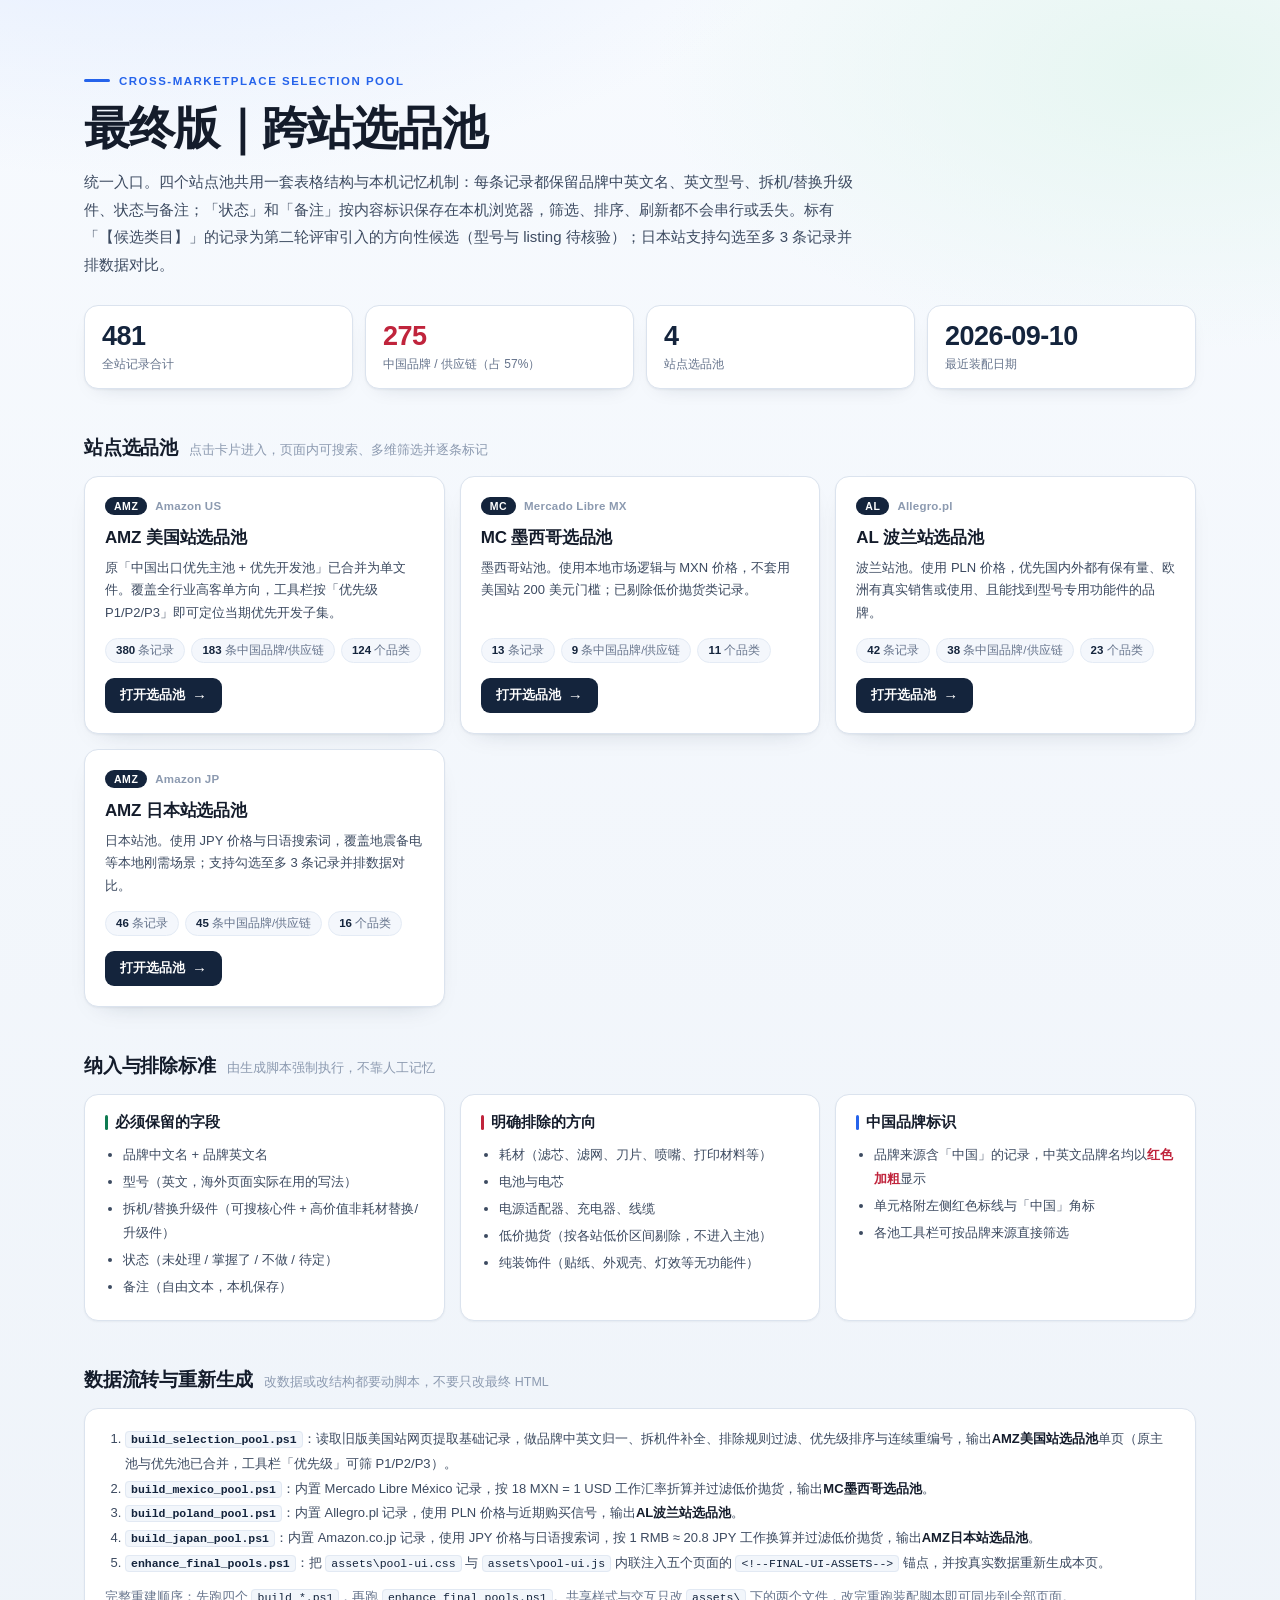
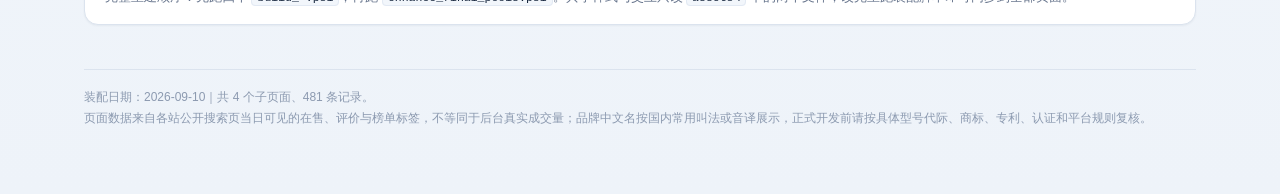
<file: index.html>
<!doctype html>
<html lang="zh-CN">
<head>
<meta charset="utf-8">
<meta name="viewport" content="width=device-width,initial-scale=1">
<title>最终版｜跨站选品池目录</title>
<link rel="icon" type="image/x-icon" href="[data-uri]">
<style>
:root{--ink:#141c2b;--ink-soft:#3c4a60;--muted:#66748c;--faint:#8c9ab0;--line:#dbe3ee;--navy:#14243c;--accent:#2563eb;--cn:#c0243c;--surface:#fff;--radius:14px}
*{box-sizing:border-box}
body{margin:0;min-height:100vh;color:var(--ink);font-family:"Microsoft YaHei","PingFang SC",-apple-system,"Segoe UI",Arial,sans-serif;-webkit-font-smoothing:antialiased;background:#eef3f9;background-image:radial-gradient(1100px 520px at 12% -8%,#e2ecff 0,rgba(226,236,255,0) 62%),radial-gradient(900px 480px at 92% 4%,#e6f6f1 0,rgba(230,246,241,0) 58%),linear-gradient(180deg,#f7fafe 0,#eef3f9 100%)}
main{max-width:1200px;margin:0 auto;padding:clamp(30px,5.5vw,68px) clamp(16px,4vw,44px) 64px}
header{margin-bottom:clamp(26px,4vw,40px)}
.eyebrow{display:inline-flex;align-items:center;gap:9px;color:var(--accent);font-size:11.5px;font-weight:800;letter-spacing:.13em;text-transform:uppercase}
.eyebrow:before{content:"";width:26px;height:3px;background:var(--accent);border-radius:2px}
h1{font-size:clamp(27px,4.2vw,46px);line-height:1.14;margin:15px 0 14px;letter-spacing:-.025em;font-weight:800}
.lede{max-width:780px;color:var(--ink-soft);line-height:1.85;font-size:15px;margin:0}
.kpis{display:grid;grid-template-columns:repeat(auto-fit,minmax(160px,1fr));gap:12px;margin:26px 0 0}
.kpi{background:var(--surface);border:1px solid var(--line);border-radius:var(--radius);padding:15px 17px;box-shadow:0 1px 2px rgba(16,32,56,.05),0 8px 22px -14px rgba(16,32,56,.22)}
.kpi b{display:block;font-size:27px;line-height:1.15;letter-spacing:-.02em;color:var(--navy);font-variant-numeric:tabular-nums}
.kpi span{display:block;margin-top:4px;color:var(--muted);font-size:12px}
.kpi.cn b{color:var(--cn)}
.section-title{display:flex;align-items:baseline;gap:11px;margin:clamp(30px,4.5vw,46px) 0 15px}
.section-title h2{font-size:19px;margin:0;letter-spacing:-.01em}
.section-title span{color:var(--faint);font-size:12.5px}
.grid{display:grid;grid-template-columns:repeat(auto-fit,minmax(320px,1fr));gap:15px}
.card{position:relative;display:flex;flex-direction:column;background:var(--surface);border:1px solid var(--line);border-radius:var(--radius);padding:20px;text-decoration:none;color:inherit;box-shadow:0 1px 2px rgba(16,32,56,.05),0 10px 26px -18px rgba(16,32,56,.28);transition:transform .18s ease,box-shadow .18s ease,border-color .18s ease}
.card:hover{transform:translateY(-3px);border-color:#b9cdeb;box-shadow:0 4px 10px rgba(16,32,56,.07),0 20px 40px -20px rgba(16,32,56,.32)}
.card:focus-visible{outline:3px solid rgba(37,99,235,.35);outline-offset:3px}
.card-top{display:flex;align-items:center;gap:8px;margin-bottom:11px}
.badge{background:var(--navy);color:#fff;font-size:10.5px;font-weight:800;letter-spacing:.05em;padding:3px 9px;border-radius:999px}
.site{color:var(--faint);font-size:11.5px;font-weight:600;letter-spacing:.02em}
.card h2{font-size:17px;margin:0 0 8px;letter-spacing:-.01em}
.card-desc{flex:1 1 auto;margin:0 0 14px;color:var(--ink-soft);font-size:13px;line-height:1.72}
.card-stats{display:flex;flex-wrap:wrap;gap:6px;margin-bottom:15px}
.card-stats span{background:#f4f7fc;border:1px solid #e4ebf5;border-radius:999px;padding:4px 10px;color:var(--muted);font-size:11.5px}
.card-stats b{color:var(--navy);font-weight:800;font-variant-numeric:tabular-nums}
.card-go{display:inline-flex;align-items:center;gap:7px;align-self:flex-start;background:var(--navy);color:#fff;padding:9px 15px;border-radius:9px;font-size:12.5px;font-weight:700}
.card:hover .card-go{background:#1e3a5f}
.card-go em{font-style:normal;font-size:15px;line-height:1;transition:transform .18s ease}
.card:hover .card-go em{transform:translateX(3px)}
.panels{display:grid;grid-template-columns:repeat(auto-fit,minmax(290px,1fr));gap:15px}
.panel{background:var(--surface);border:1px solid var(--line);border-radius:var(--radius);padding:18px 20px;box-shadow:0 1px 2px rgba(16,32,56,.05)}
.panel h3{margin:0 0 11px;font-size:14.5px;display:flex;align-items:center;gap:7px}
.panel h3:before{content:"";width:3px;height:15px;background:var(--accent);border-radius:2px}
.panel.keep h3:before{background:#0f7b52}
.panel.drop h3:before{background:var(--cn)}
.panel ul{margin:0;padding-left:18px;color:var(--ink-soft);font-size:13px;line-height:1.85}
.panel li{margin:3px 0}
.panel code{background:#f2f6fb;border:1px solid #e2e9f3;border-radius:4px;padding:1px 5px;font-size:11.5px;color:var(--navy);font-family:ui-monospace,Consolas,monospace}
.flow{background:var(--surface);border:1px solid var(--line);border-radius:var(--radius);padding:18px 20px;box-shadow:0 1px 2px rgba(16,32,56,.05)}
.flow ol{margin:0;padding-left:20px;color:var(--ink-soft);font-size:13px;line-height:1.9}
.flow b{color:var(--ink)}
.flow code{background:#f2f6fb;border:1px solid #e2e9f3;border-radius:4px;padding:1px 5px;font-size:11.5px;color:var(--navy);font-family:ui-monospace,Consolas,monospace}
footer{margin-top:clamp(30px,4.5vw,44px);padding-top:17px;border-top:1px solid var(--line);color:var(--faint);font-size:12px;line-height:1.8}
@media (max-width:640px){.kpi b{font-size:23px}h1{font-size:26px}}
</style>
</head>
<body>
<main>
<header>
  <div class="eyebrow">Cross-Marketplace Selection Pool</div>
  <h1>最终版｜跨站选品池</h1>
  <p class="lede">统一入口。四个站点池共用一套表格结构与本机记忆机制：每条记录都保留品牌中英文名、英文型号、拆机/替换升级件、状态与备注；「状态」和「备注」按内容标识保存在本机浏览器，筛选、排序、刷新都不会串行或丢失。标有「【候选类目】」的记录为第二轮评审引入的方向性候选（型号与 listing 待核验）；日本站支持勾选至多 3 条记录并排数据对比。</p>
  <div class="kpis">
    <div class="kpi"><b>481</b><span>全站记录合计</span></div>
    <div class="kpi cn"><b>275</b><span>中国品牌 / 供应链（占 57%）</span></div>
    <div class="kpi"><b>4</b><span>站点选品池</span></div>
    <div class="kpi"><b>2026-09-10</b><span>最近装配日期</span></div>
  </div>
</header>

<div class="section-title"><h2>站点选品池</h2><span>点击卡片进入，页面内可搜索、多维筛选并逐条标记</span></div>
<div class="grid">
<a class="card" href="AMZ美国站选品池.html">
  <div class="card-top">
    <span class="badge">AMZ</span>
    <span class="site">Amazon US</span>
  </div>
  <h2>AMZ 美国站选品池</h2>
  <p class="card-desc">原「中国出口优先主池 + 优先开发池」已合并为单文件。覆盖全行业高客单方向，工具栏按「优先级 P1/P2/P3」即可定位当期优先开发子集。</p>
  <div class="card-stats">
    <span><b>380</b> 条记录</span>
    <span><b>183</b> 条中国品牌/供应链</span>
    <span><b>124</b> 个品类</span>
  </div>
  <span class="card-go">打开选品池 <em>&rarr;</em></span>
</a><a class="card" href="MC墨西哥选品池.html">
  <div class="card-top">
    <span class="badge">MC</span>
    <span class="site">Mercado Libre MX</span>
  </div>
  <h2>MC 墨西哥选品池</h2>
  <p class="card-desc">墨西哥站池。使用本地市场逻辑与 MXN 价格，不套用美国站 200 美元门槛；已剔除低价抛货类记录。</p>
  <div class="card-stats">
    <span><b>13</b> 条记录</span>
    <span><b>9</b> 条中国品牌/供应链</span>
    <span><b>11</b> 个品类</span>
  </div>
  <span class="card-go">打开选品池 <em>&rarr;</em></span>
</a><a class="card" href="AL波兰站选品池.html">
  <div class="card-top">
    <span class="badge">AL</span>
    <span class="site">Allegro.pl</span>
  </div>
  <h2>AL 波兰站选品池</h2>
  <p class="card-desc">波兰站池。使用 PLN 价格，优先国内外都有保有量、欧洲有真实销售或使用、且能找到型号专用功能件的品牌。</p>
  <div class="card-stats">
    <span><b>42</b> 条记录</span>
    <span><b>38</b> 条中国品牌/供应链</span>
    <span><b>23</b> 个品类</span>
  </div>
  <span class="card-go">打开选品池 <em>&rarr;</em></span>
</a><a class="card" href="AMZ日本站选品池.html">
  <div class="card-top">
    <span class="badge">AMZ</span>
    <span class="site">Amazon JP</span>
  </div>
  <h2>AMZ 日本站选品池</h2>
  <p class="card-desc">日本站池。使用 JPY 价格与日语搜索词，覆盖地震备电等本地刚需场景；支持勾选至多 3 条记录并排数据对比。</p>
  <div class="card-stats">
    <span><b>46</b> 条记录</span>
    <span><b>45</b> 条中国品牌/供应链</span>
    <span><b>16</b> 个品类</span>
  </div>
  <span class="card-go">打开选品池 <em>&rarr;</em></span>
</a>
</div>

<div class="section-title"><h2>纳入与排除标准</h2><span>由生成脚本强制执行，不靠人工记忆</span></div>
<div class="panels">
  <div class="panel keep">
    <h3>必须保留的字段</h3>
    <ul>
      <li>品牌中文名 + 品牌英文名</li>
      <li>型号（英文，海外页面实际在用的写法）</li>
      <li>拆机/替换升级件（可搜核心件 + 高价值非耗材替换/升级件）</li>
      <li>状态（未处理 / 掌握了 / 不做 / 待定）</li>
      <li>备注（自由文本，本机保存）</li>
    </ul>
  </div>
  <div class="panel drop">
    <h3>明确排除的方向</h3>
    <ul>
      <li>耗材（滤芯、滤网、刀片、喷嘴、打印材料等）</li>
      <li>电池与电芯</li>
      <li>电源适配器、充电器、线缆</li>
      <li>低价抛货（按各站低价区间剔除，不进入主池）</li>
      <li>纯装饰件（贴纸、外观壳、灯效等无功能件）</li>
    </ul>
  </div>
  <div class="panel">
    <h3>中国品牌标识</h3>
    <ul>
      <li>品牌来源含「中国」的记录，中英文品牌名均以<strong style="color:var(--cn)">红色加粗</strong>显示</li>
      <li>单元格附左侧红色标线与「中国」角标</li>
      <li>各池工具栏可按品牌来源直接筛选</li>
    </ul>
  </div>
</div>

<div class="section-title"><h2>数据流转与重新生成</h2><span>改数据或改结构都要动脚本，不要只改最终 HTML</span></div>
<div class="flow">
<ol>
  <li><b><code>build_selection_pool.ps1</code></b>：读取旧版美国站网页提取基础记录，做品牌中英文归一、拆机件补全、排除规则过滤、优先级排序与连续重编号，输出<b>AMZ美国站选品池</b>单页（原主池与优先池已合并，工具栏「优先级」可筛 P1/P2/P3）。</li>
  <li><b><code>build_mexico_pool.ps1</code></b>：内置 Mercado Libre México 记录，按 18 MXN = 1 USD 工作汇率折算并过滤低价抛货，输出<b>MC墨西哥选品池</b>。</li>
  <li><b><code>build_poland_pool.ps1</code></b>：内置 Allegro.pl 记录，使用 PLN 价格与近期购买信号，输出<b>AL波兰站选品池</b>。</li>
  <li><b><code>build_japan_pool.ps1</code></b>：内置 Amazon.co.jp 记录，使用 JPY 价格与日语搜索词，按 1 RMB ≈ 20.8 JPY 工作换算并过滤低价抛货，输出<b>AMZ日本站选品池</b>。</li>
  <li><b><code>enhance_final_pools.ps1</code></b>：把 <code>assets\pool-ui.css</code> 与 <code>assets\pool-ui.js</code> 内联注入五个页面的 <code>&lt;!--FINAL-UI-ASSETS--&gt;</code> 锚点，并按真实数据重新生成本页。</li>
</ol>
<p style="margin:13px 0 0;color:var(--muted);font-size:12.5px">完整重建顺序：先跑四个 <code>build_*.ps1</code>，再跑 <code>enhance_final_pools.ps1</code>。共享样式与交互只改 <code>assets\</code> 下的两个文件，改完重跑装配脚本即可同步到全部页面。</p>
</div>

<footer>
装配日期：2026-09-10｜共 4 个子页面、481 条记录。<br>
页面数据来自各站公开搜索页当日可见的在售、评价与榜单标签，不等同于后台真实成交量；品牌中文名按国内常用叫法或音译展示，正式开发前请按具体型号代际、商标、专利、认证和平台规则复核。
</footer>
</main>
</body>
</html>
</file>
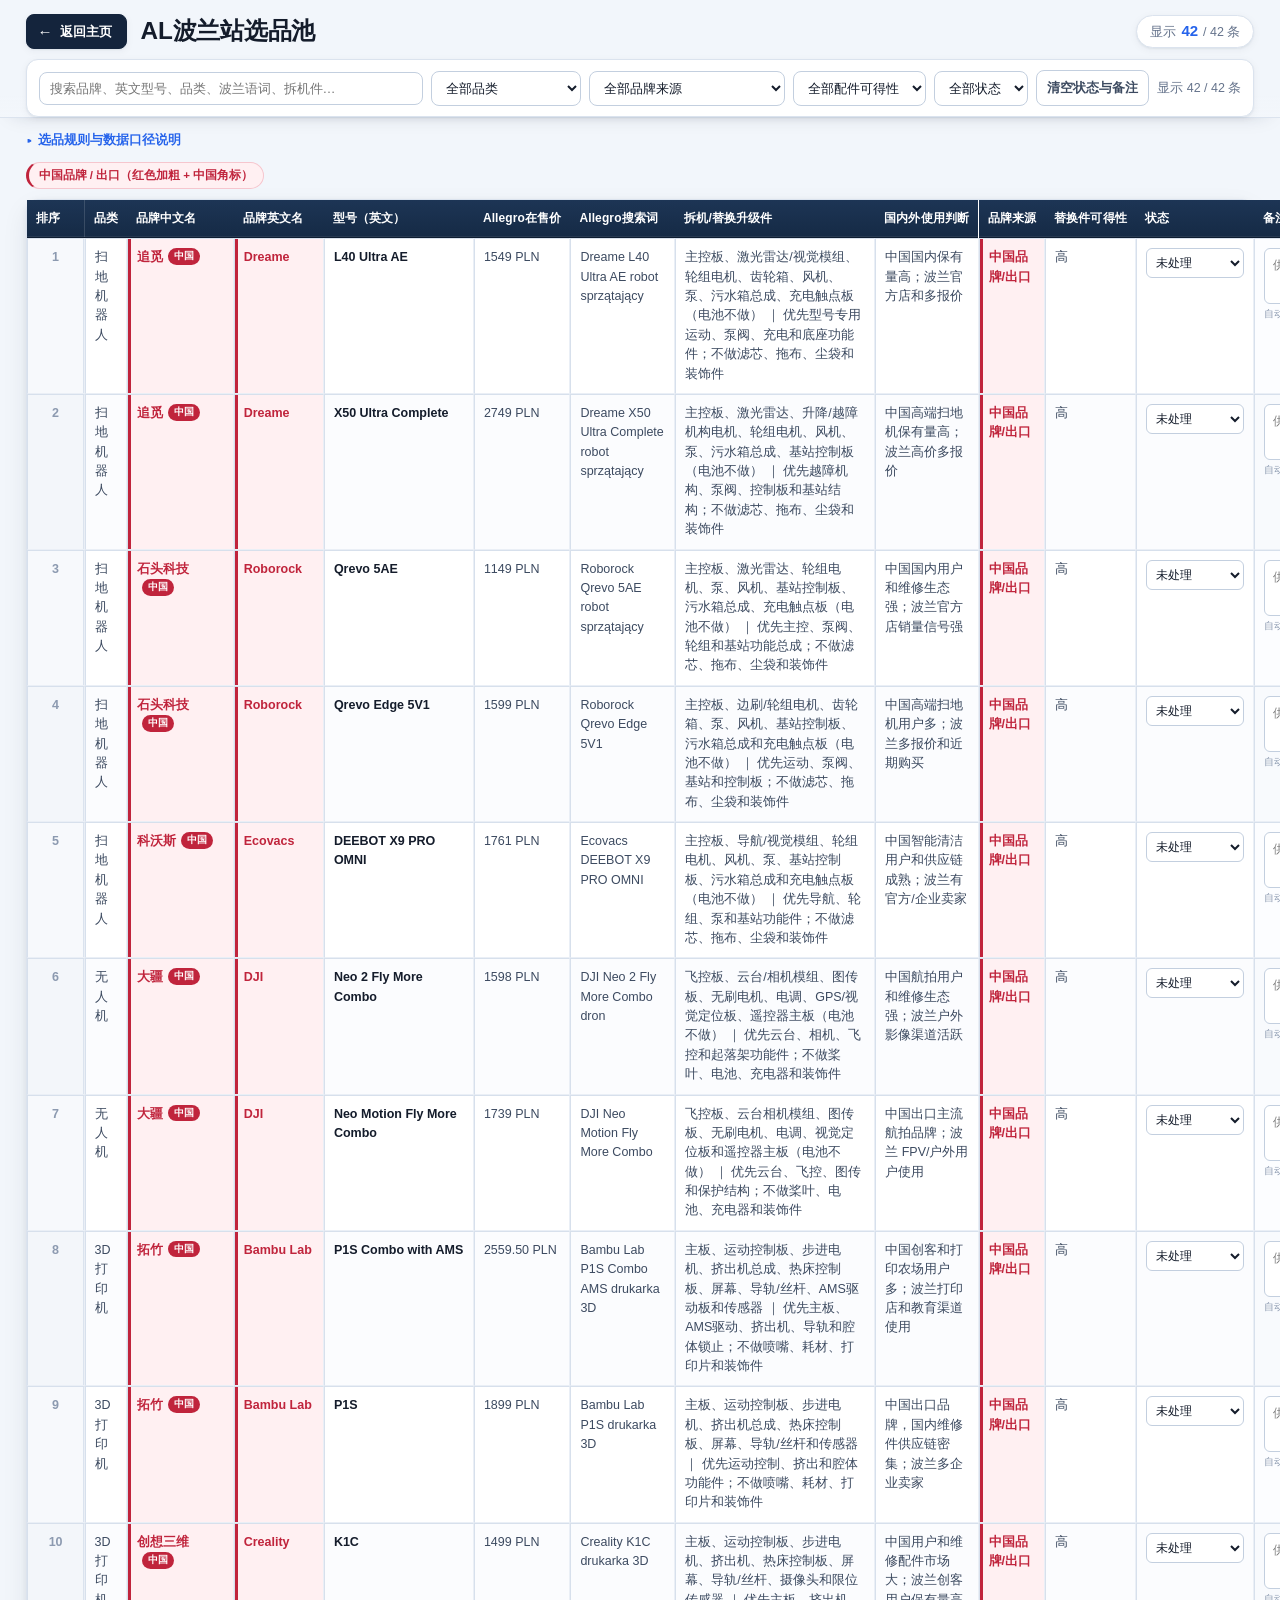
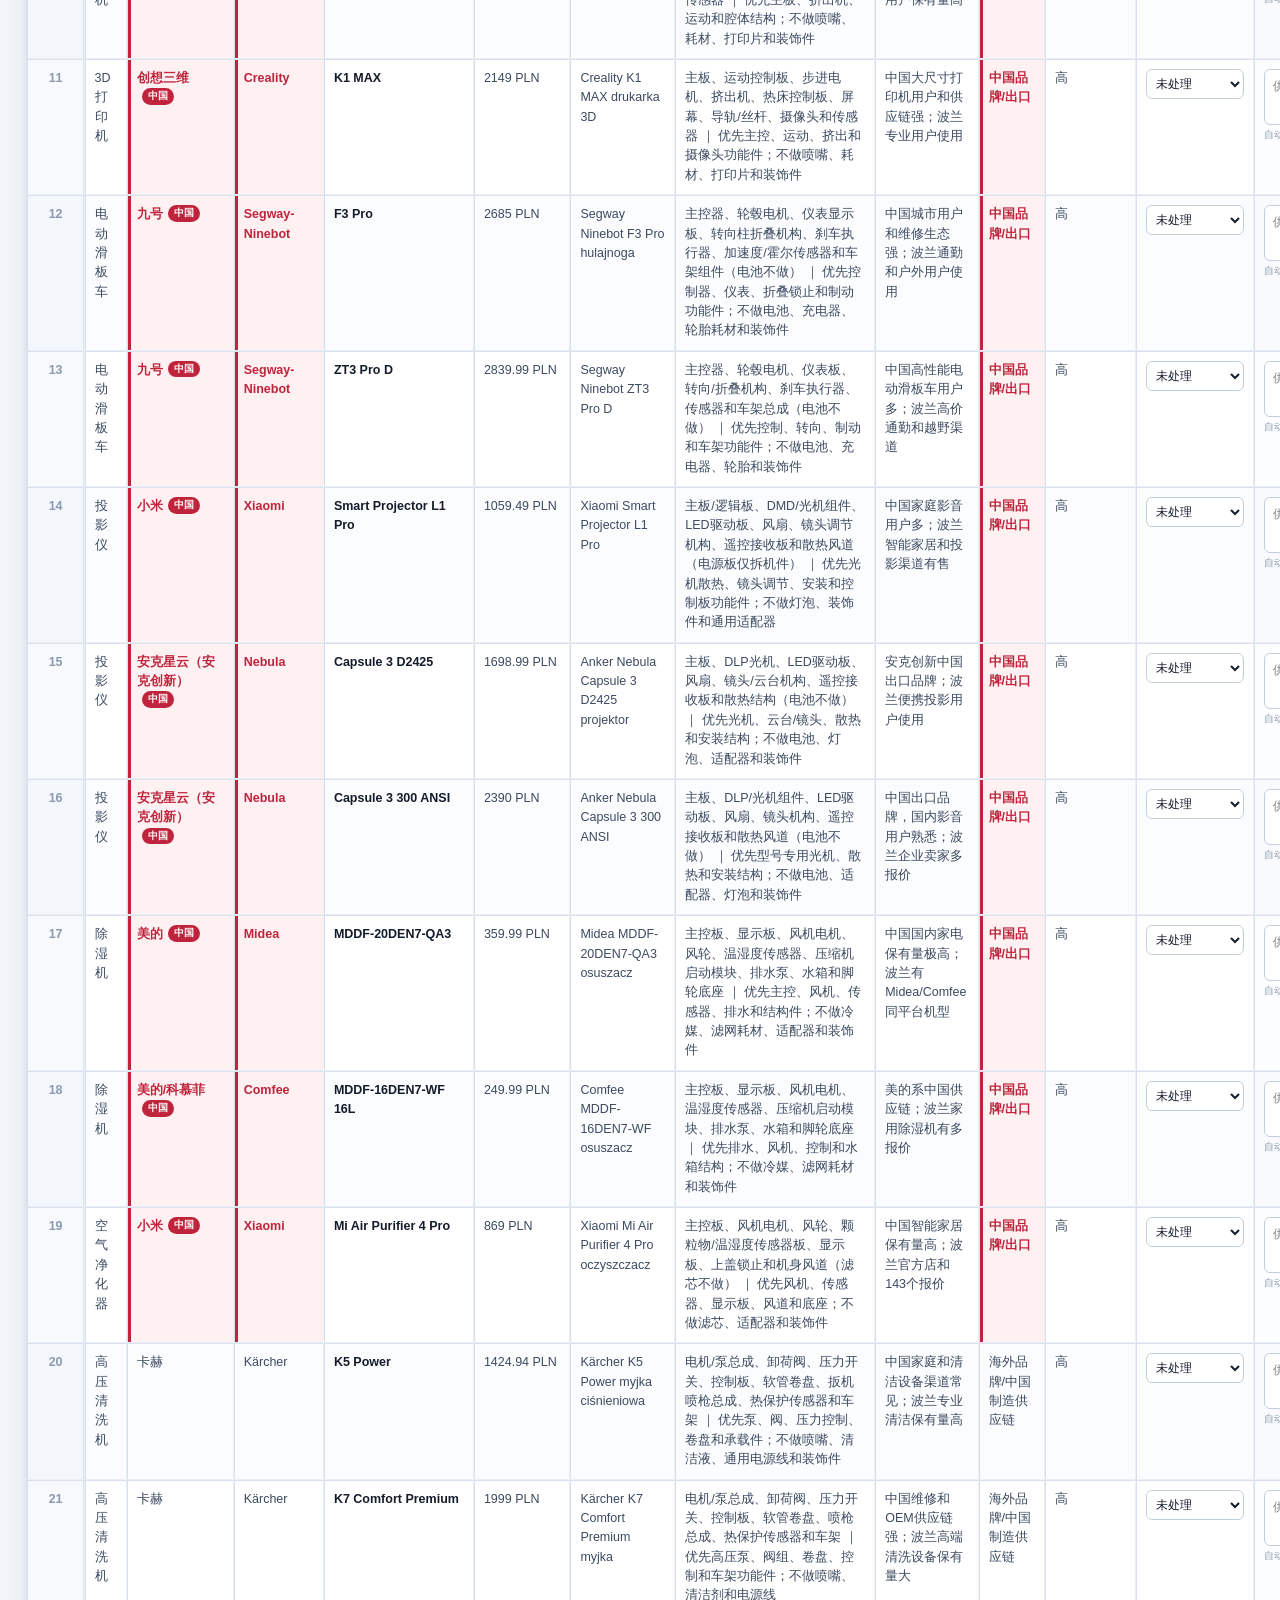
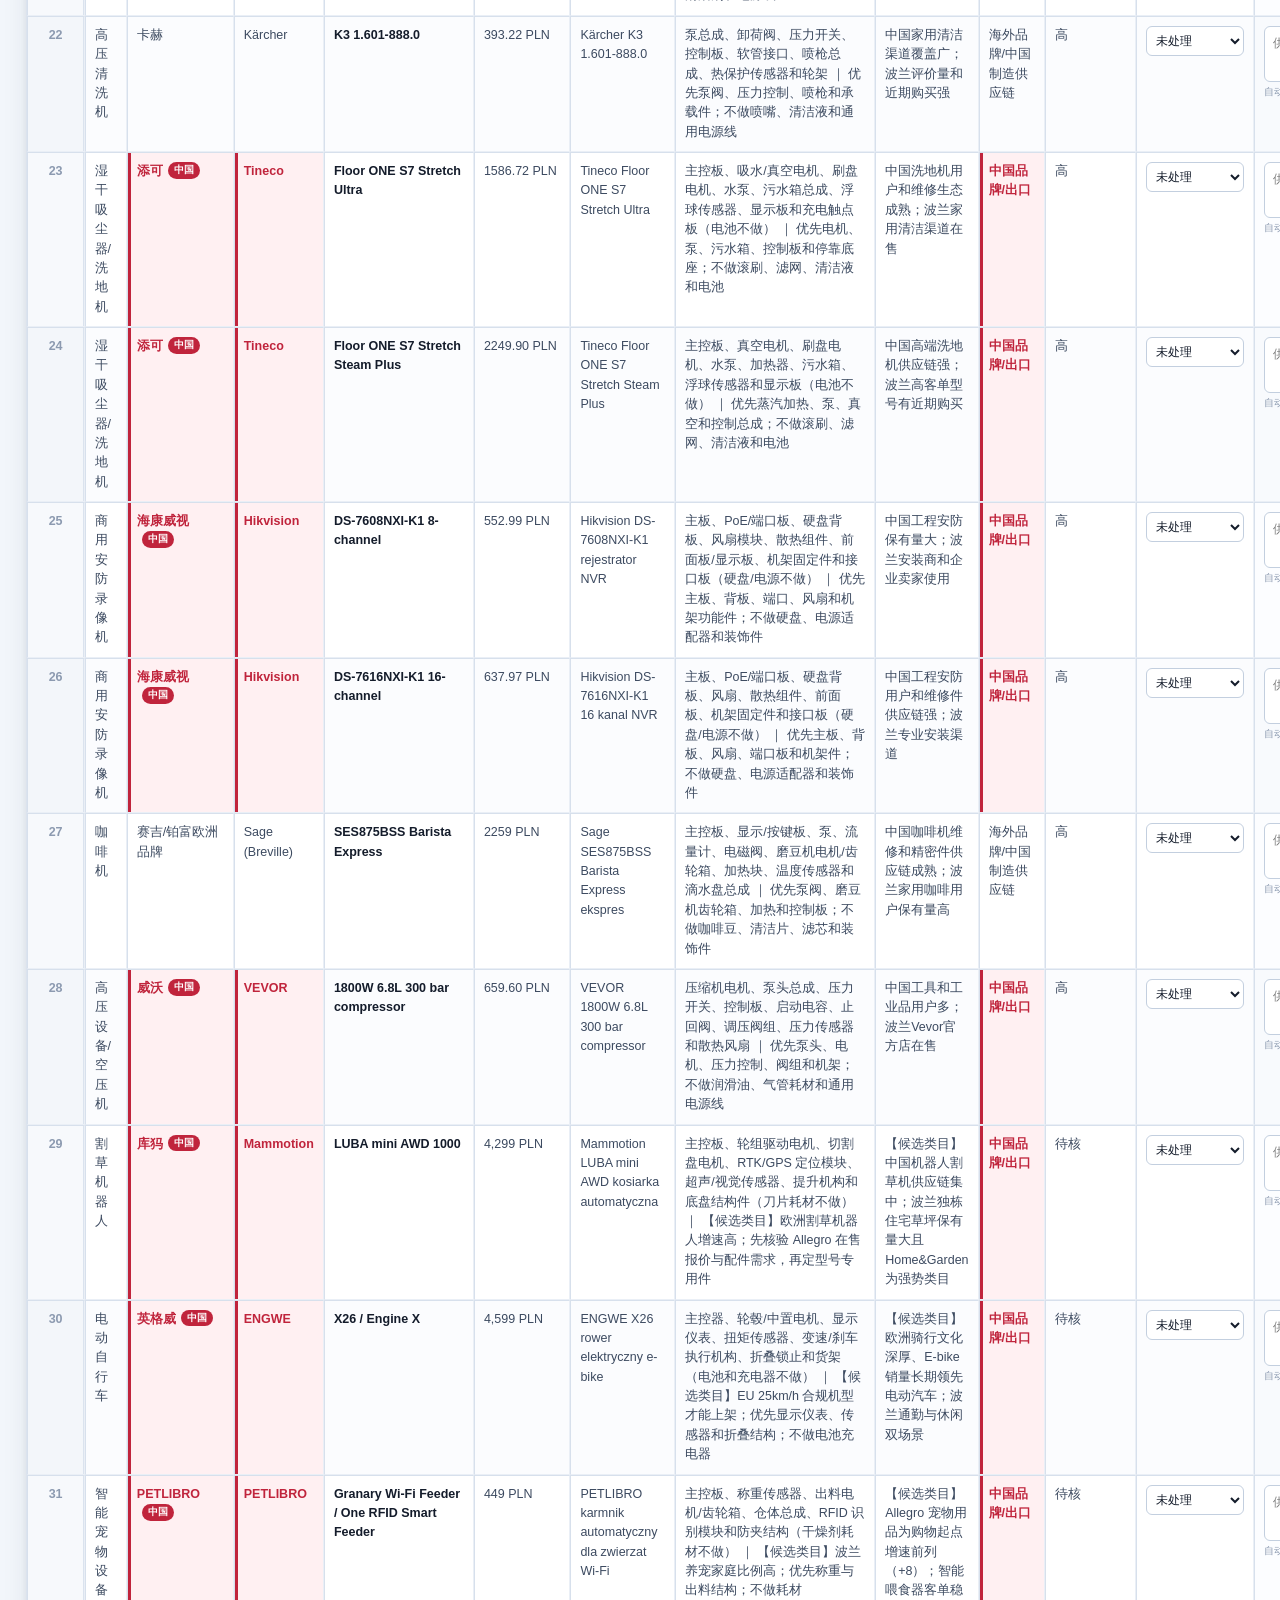
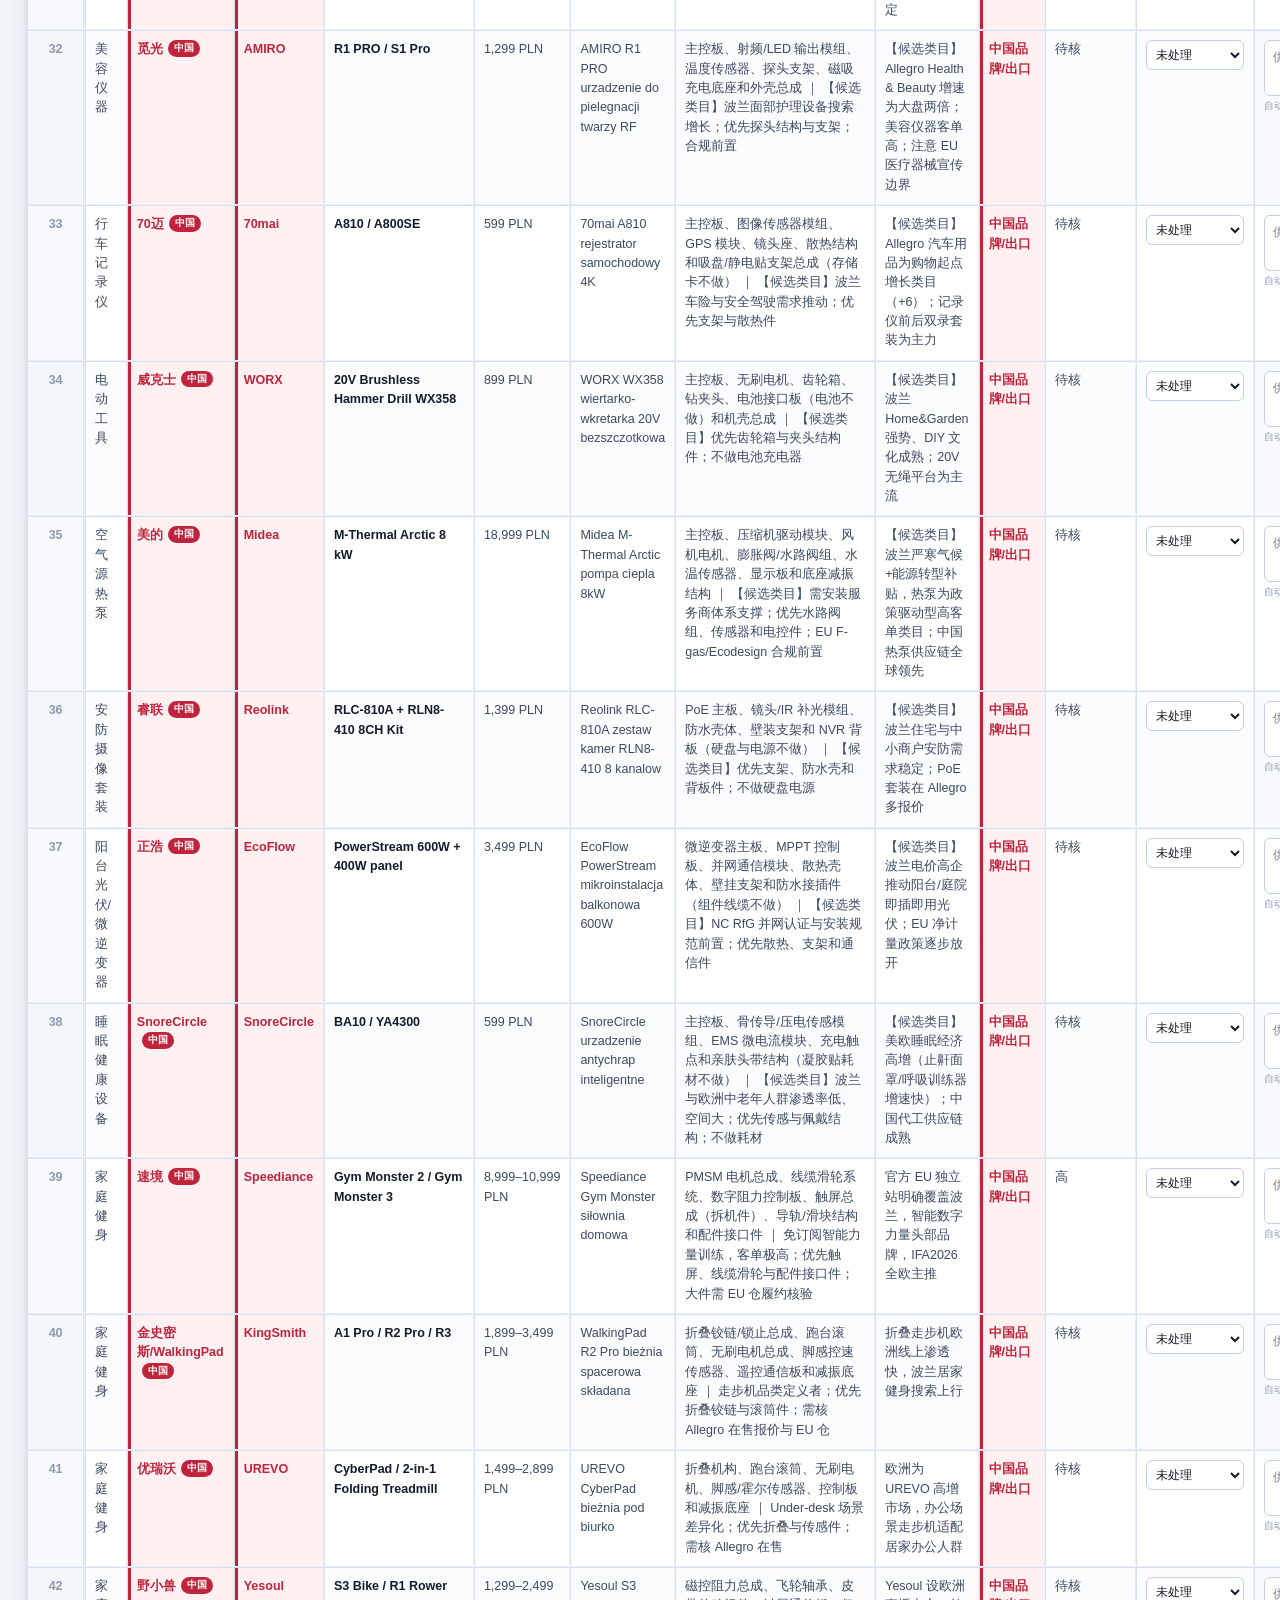
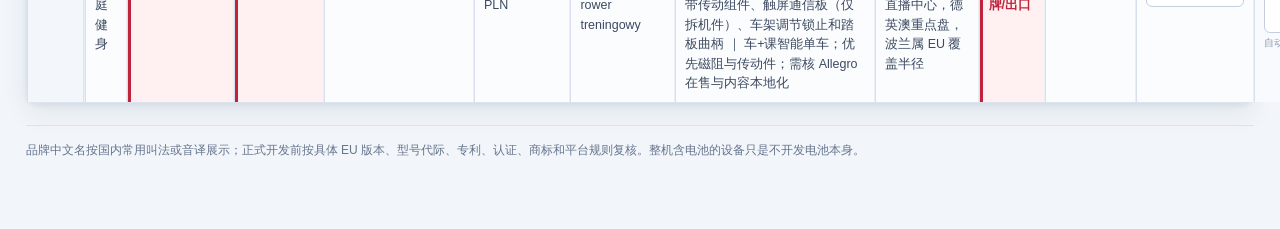
<file: AL波兰站选品池.html>
<!doctype html><html lang="zh-CN"><head><meta charset="utf-8"><meta name="viewport" content="width=device-width,initial-scale=1"><title>AL波兰站选品池</title>
<style>
:root{font-family:"Microsoft YaHei",Arial,sans-serif;color:#172033;background:#f4f7fb}
*{box-sizing:border-box}
body{margin:0;padding:24px}
h1{font-size:26px;margin:0 0 8px}
.note{color:#536176;line-height:1.65;margin:0 0 16px}
.legend{display:flex;gap:8px;flex-wrap:wrap;margin:0 0 14px}
.legend span{padding:5px 9px;border-radius:4px;font-size:12px;font-weight:700}
.ok{background:#dcfce7;color:#166534}
.wait{background:#fef3c7;color:#92400e}
.export{background:#fff1f2;color:#b91c1c;border-left:3px solid #dc2626}
.toolbar{display:flex;gap:9px;flex-wrap:wrap;align-items:center;background:#fff;border:1px solid #d7e0ec;padding:12px;margin-bottom:14px}
input,select,button{font:inherit;border:1px solid #b8c6d8;padding:8px 10px;border-radius:5px;background:#fff;color:#172033}
button{cursor:pointer}
table{border-collapse:collapse;width:100%;background:#fff;font-size:12.5px}
th{background:#132238;color:#fff;padding:9px 8px;text-align:left;white-space:nowrap}
td{border:1px solid #d7e0ec;padding:8px;vertical-align:top;line-height:1.45}
.footer{margin-top:18px;color:#6b778a;font-size:12px}
</style>
<!--FINAL-UI-BEGIN-->
<link rel="icon" type="image/x-icon" href="[data-uri]">
<style id="final-ui">
/* ============================================================
   跨站选品池 · 共享 UI 样式层
   由 enhance_final_pools.ps1 内联注入到各子页面 head 末尾。
   注入锚点：FINAL-UI-ASSETS 注释，必须位于原始样式块的结束标签之后。

   注意：本文件内容会被原样内联进 style 元素，
   因此正文和注释中都不得出现 style 的结束标签字面量，
   否则样式表会在该处提前截断，后面所有规则全部失效。
   ============================================================ */

:root{
  --ink:#141c2b;
  --ink-soft:#3c4a60;
  --muted:#66748c;
  --faint:#8c9ab0;
  --line:#dbe3ee;
  --line-soft:#eaeff6;
  --navy:#14243c;
  --navy-2:#1e3a5f;
  --accent:#2563eb;
  --accent-soft:#eef4ff;
  --surface:#ffffff;
  --canvas:#f2f6fb;
  --ok:#0f7b52;
  --ok-bg:#e7f8f0;
  --warn:#9a6206;
  --warn-bg:#fff6e5;
  --drop:#b8213c;
  --drop-bg:#fdeef1;
  --cn:#c0243c;
  --cn-bg:#fff0f2;
  --radius:12px;
  --radius-sm:8px;
  --shadow-sm:0 1px 2px rgba(16,32,56,.06),0 2px 8px rgba(16,32,56,.05);
  --shadow-md:0 2px 6px rgba(16,32,56,.07),0 10px 26px rgba(16,32,56,.08);
  /* 由 pool-ui.js 实时测量写入，驱动表头 sticky 定位，避免与工具栏重叠 */
  --stack-h:120px;
  --rank-w:58px;
}

*{box-sizing:border-box}

html{scroll-padding-top:calc(var(--stack-h) + 16px)}

body{
  margin:0 auto;
  max-width:2200px;
  padding:0 clamp(12px,2vw,32px) 56px;
  background:var(--canvas);
  color:var(--ink);
  font-family:"Microsoft YaHei","PingFang SC",-apple-system,"Segoe UI",Arial,sans-serif;
  -webkit-font-smoothing:antialiased;
}

/* ---------- 顶部固定区：返回主页 + 标题 + 工具栏 ---------- */
/* .page-stack 整块 sticky，内部不再各自 sticky，从根上消除层叠打架 */
.page-stack{
  position:sticky;
  top:0;
  z-index:60;
  margin:0 calc(-1 * clamp(12px,2vw,32px));
  padding:0 clamp(12px,2vw,32px);
  background:linear-gradient(180deg,var(--canvas) 0,var(--canvas) 82%,rgba(242,246,251,.94) 100%);
  backdrop-filter:blur(10px);
  box-shadow:0 1px 0 var(--line),0 8px 20px -14px rgba(16,32,56,.28);
}

.page-bar{
  display:flex;
  align-items:center;
  gap:14px;
  flex-wrap:wrap;
  padding:14px 0 10px;
}

.home-link{
  display:inline-flex;
  align-items:center;
  gap:7px;
  flex:0 0 auto;
  background:var(--navy);
  color:#fff;
  text-decoration:none;
  border:1px solid var(--navy);
  border-radius:var(--radius-sm);
  padding:9px 14px 9px 11px;
  font-size:13px;
  font-weight:700;
  line-height:1;
  white-space:nowrap;
  box-shadow:var(--shadow-sm);
  transition:background .15s ease,transform .15s ease,box-shadow .15s ease;
}
.home-link:hover{background:var(--navy-2);border-color:var(--navy-2);transform:translateY(-1px);box-shadow:var(--shadow-md)}
.home-link:focus-visible{outline:3px solid rgba(37,99,235,.35);outline-offset:2px}
.home-link .arrow{font-size:15px;line-height:1}

.page-bar h1{
  margin:0;
  font-size:clamp(17px,1.9vw,25px);
  line-height:1.25;
  letter-spacing:-.01em;
  font-weight:800;
  color:var(--ink);
}

.page-bar .spacer{flex:1 1 auto}

.count-pill{
  flex:0 0 auto;
  display:inline-flex;
  align-items:baseline;
  gap:5px;
  background:var(--surface);
  border:1px solid var(--line);
  border-radius:999px;
  padding:6px 13px;
  font-size:12.5px;
  color:var(--muted);
  white-space:nowrap;
  box-shadow:var(--shadow-sm);
}
.count-pill b{font-size:15px;color:var(--accent);font-weight:800}

/* ---------- 折叠式说明 ---------- */
.page-intro{margin:0 0 10px}
.page-intro summary{
  cursor:pointer;
  display:inline-flex;
  align-items:center;
  gap:6px;
  font-size:12.5px;
  font-weight:700;
  color:var(--accent);
  list-style:none;
  padding:3px 0;
  user-select:none;
}
.page-intro summary::-webkit-details-marker{display:none}
.page-intro summary:before{content:"▸";transition:transform .18s ease;display:inline-block}
.page-intro[open] summary:before{transform:rotate(90deg)}
.page-intro .note{
  margin:8px 0 0;
  padding:13px 15px;
  background:var(--surface);
  border:1px solid var(--line);
  border-left:3px solid var(--accent);
  border-radius:var(--radius-sm);
  color:var(--ink-soft);
  font-size:13px;
  line-height:1.75;
  max-width:none;
}
.machine-note{
  margin:8px 0 0;
  color:var(--faint);
  font-size:11.5px;
  line-height:1.6;
}

/* ---------- 图例 ---------- */
.legend{display:flex;gap:7px;flex-wrap:wrap;margin:0 0 10px;align-items:center}
.legend span{
  padding:4px 10px;
  border-radius:999px;
  font-size:11.5px;
  font-weight:700;
  border:1px solid transparent;
  line-height:1.5;
}
.legend .p1,.legend .ok{background:var(--ok-bg);color:var(--ok);border-color:#bfe8d5}
.legend .p2{background:var(--accent-soft);color:#1d4ed8;border-color:#c9dcff}
.legend .p3,.legend .wait{background:var(--warn-bg);color:var(--warn);border-color:#f6dfb0}
.legend .export,.legend .export-cn{background:var(--cn-bg);color:var(--cn);border-color:#f6c6ce;border-left:3px solid var(--cn)}

/* ---------- 工具栏 ---------- */
.toolbar{
  display:flex;
  gap:8px;
  flex-wrap:wrap;
  align-items:center;
  background:var(--surface);
  border:1px solid var(--line);
  border-radius:var(--radius);
  padding:10px 12px;
  margin:0 0 12px;
  box-shadow:var(--shadow-sm);
  /* 关键：不再各自 sticky，由 .page-stack 统一承担 */
  position:static;
}
.toolbar input,.toolbar select,.toolbar button{
  font:inherit;
  font-size:13px;
  border:1px solid #c3cfdf;
  border-radius:var(--radius-sm);
  padding:8px 10px;
  background:#fff;
  color:var(--ink);
  transition:border-color .15s ease,box-shadow .15s ease,background .15s ease;
}
.toolbar input{min-width:min(320px,100%);flex:1 1 240px}
.toolbar select{cursor:pointer;background:#fff}
.toolbar input:hover,.toolbar select:hover{border-color:#9db0c9}
.toolbar input:focus,.toolbar select:focus,.toolbar button:focus{
  outline:none;
  border-color:var(--accent);
  box-shadow:0 0 0 3px rgba(37,99,235,.14);
}
.toolbar button{
  cursor:pointer;
  font-weight:700;
  background:var(--navy);
  color:#fff;
  border-color:var(--navy);
  white-space:nowrap;
}
.toolbar button:hover{background:var(--navy-2);border-color:var(--navy-2)}
.toolbar button.ghost{background:#fff;color:var(--ink-soft);border-color:#c3cfdf;font-weight:600}
.toolbar button.ghost:hover{background:var(--accent-soft);color:var(--accent);border-color:#a9c6f5}
.toolbar #count,.toolbar .count-inline{margin-left:auto;color:var(--muted);font-size:12.5px;white-space:nowrap}

/* ---------- 表格：双向冻结，严格 z-index 分层 ---------- */
.table-wrap{
  background:var(--surface);
  border:1px solid var(--line);
  border-radius:var(--radius);
  box-shadow:var(--shadow-md);
  overflow:visible;
}

table{
  border-collapse:separate;
  border-spacing:0;
  width:100%;
  background:var(--surface);
  font-size:12.5px;
  box-shadow:none;
}

/* z-index 分层约定（数字越大越靠前）：
   60  .page-stack（返回主页 + 工具栏）——永远压住表格
   32  thead th 首列（同时纵横冻结）
   30  thead th 其余列
   12  tbody td 首列（仅横向冻结）
   auto tbody 其余单元格                                   */
thead th{
  position:sticky;
  top:var(--stack-h);
  z-index:30;
  background:linear-gradient(180deg,#1d3555 0,#152a45 100%);
  color:#fff;
  padding:10px 9px;
  text-align:left;
  white-space:nowrap;
  font-weight:700;
  font-size:12px;
  letter-spacing:.01em;
  border-bottom:1px solid #0d1c30;
  box-shadow:inset 0 -1px 0 rgba(255,255,255,.07);
}
thead th:first-child{
  left:0;
  z-index:32;
  width:var(--rank-w);
  min-width:var(--rank-w);
  box-shadow:inset -1px 0 0 rgba(255,255,255,.14),inset 0 -1px 0 rgba(255,255,255,.07);
}

tbody td{
  border-bottom:1px solid var(--line-soft);
  border-right:1px solid var(--line-soft);
  padding:9px;
  vertical-align:top;
  line-height:1.55;
  color:var(--ink-soft);
}
tbody td:last-child{border-right:none}
tbody tr:last-child td{border-bottom:none}

/* 首列「排序」横向冻结，纵向不冻结，因此永远排在 thead 之后 */
tbody td:first-child{
  position:sticky;
  left:0;
  z-index:12;
  width:var(--rank-w);
  min-width:var(--rank-w);
  background:#f7f9fc;
  color:var(--faint);
  font-variant-numeric:tabular-nums;
  font-weight:700;
  text-align:center;
  box-shadow:inset -1px 0 0 var(--line);
}

tbody tr:nth-child(even) td{background:#fbfcfe}
tbody tr:nth-child(even) td:first-child{background:#f3f6fa}
tbody tr:hover td{background:#eff6ff}
tbody tr:hover td:first-child{background:#e3edfb}

/* 状态着色，优先级高于斑马纹与 hover */
tbody tr.status-mastered td{background:var(--ok-bg)!important}
tbody tr.status-mastered td:first-child{background:#d7f2e5!important;color:var(--ok)}
tbody tr.status-drop td{background:var(--drop-bg)!important;opacity:.72}
tbody tr.status-drop td:first-child{background:#f9dbe1!important;color:var(--drop)}
tbody tr.status-pending td{background:var(--warn-bg)!important}
tbody tr.status-pending td:first-child{background:#fdecca!important;color:var(--warn)}

/* ---------- 单元格语义样式 ---------- */
.tag{font-weight:700;color:var(--ink)}
.model-cell{font-weight:700;color:var(--ink);min-width:150px}
.parts-cell{min-width:200px;max-width:330px}
.signal-cell{min-width:170px;max-width:300px}

.priority-P1,.ok-text,.price-good,.us-high{color:var(--ok);font-weight:700}
.priority-P2{color:#1d4ed8;font-weight:700}
.priority-P3,.wait-text,.price-check,.us-review{color:var(--warn);font-weight:700}
.us-niche{color:#6d28d9;font-weight:700}

/* ---------- 中国品牌 / 出口标识（要求 5：保持明显标识） ---------- */
.brand-export,.export,.export-cn{
  color:var(--cn)!important;
  font-weight:800;
}
td.brand-export,td.export,td.export-cn{
  background:var(--cn-bg)!important;
  box-shadow:inset 3px 0 0 var(--cn);
}
tbody tr:hover td.brand-export,tbody tr:hover td.export,tbody tr:hover td.export-cn{background:#ffe4e9!important}
.cn-badge{
  display:inline-flex;
  align-items:center;
  gap:3px;
  margin-left:5px;
  padding:1px 6px;
  border-radius:999px;
  background:var(--cn);
  color:#fff;
  font-size:9.5px;
  font-weight:800;
  letter-spacing:.03em;
  vertical-align:2px;
  white-space:nowrap;
}

/* ---------- 状态列 + 备注列 ---------- */
.cell-status{min-width:104px}
.cell-status select{
  width:98px;
  font:inherit;
  font-size:12px;
  padding:6px 5px;
  border:1px solid #c3cfdf;
  border-radius:6px;
  background:#fff;
  color:var(--ink);
  cursor:pointer;
}
.cell-status select:focus{outline:none;border-color:var(--accent);box-shadow:0 0 0 3px rgba(37,99,235,.14)}

.cell-note{min-width:212px;background:#fcfdff}
tbody tr:nth-child(even) td.cell-note{background:#f8fafd}
.note-input{
  display:block;
  width:200px;
  min-height:56px;
  resize:vertical;
  border:1px solid #c3cfdf;
  border-radius:6px;
  padding:7px 8px;
  font:inherit;
  font-size:12px;
  line-height:1.5;
  color:var(--ink);
  background:#fff;
}
.note-input:focus{outline:none;border-color:var(--accent);box-shadow:0 0 0 3px rgba(37,99,235,.14)}
.note-input.is-saved{border-color:#7fc9a6;box-shadow:0 0 0 3px rgba(15,123,82,.12)}
.note-hint{display:block;margin-top:3px;color:var(--faint);font-size:10px;line-height:1.4}

/* ---------- 推荐卡片区 ---------- */
.recommendations{margin-top:30px}
.recommendations h2{font-size:19px;margin:0 0 5px;letter-spacing:-.01em}
.recommendations .sub{color:var(--muted);margin:0 0 14px;font-size:13px}
.rec-grid{display:grid;grid-template-columns:repeat(auto-fill,minmax(290px,1fr));gap:12px}
.rec{
  background:var(--surface);
  border:1px solid var(--line);
  border-left:3px solid var(--accent);
  border-radius:var(--radius-sm);
  padding:14px;
  box-shadow:var(--shadow-sm);
  transition:transform .15s ease,box-shadow .15s ease;
}
.rec:hover{transform:translateY(-2px);box-shadow:var(--shadow-md)}
.rec h3{font-size:14.5px;margin:0 0 7px;color:var(--ink)}
.rec p{margin:5px 0;line-height:1.65;color:var(--ink-soft);font-size:12.5px}
.rec .season{
  display:inline-block;
  background:var(--accent-soft);
  color:#1d4ed8;
  font-weight:700;
  font-size:11px;
  padding:2px 8px;
  border-radius:999px;
  margin-bottom:7px;
}

/* ---------- 页脚 ---------- */
.footer{
  margin-top:22px;
  padding-top:14px;
  border-top:1px solid var(--line);
  color:var(--muted);
  font-size:12px;
  line-height:1.75;
}

.empty-row td{
  text-align:center!important;
  padding:40px 12px!important;
  color:var(--faint)!important;
  font-size:13px;
  background:#fff!important;
}

/* ---------- 窄屏 ---------- */
@media (max-width:900px){
  .page-bar{gap:9px;padding:11px 0 8px}
  .page-bar h1{font-size:16px;width:100%;order:3}
  .toolbar input{flex:1 1 100%}
  .count-pill{order:2}
  tbody td:first-child,thead th:first-child{position:static;box-shadow:none}
}

@media print{
  .page-stack,.toolbar,.machine-note{position:static;box-shadow:none}
  .note-input{border:none}
}
</style>
<script id="final-ui-js">
/* ============================================================
   跨站选品池 · 共享行为层  (window.PoolUI)
   由 enhance_final_pools.ps1 内联注入到各子页面 </body> 之前。
   注入锚点：<!--FINAL-UI-JS-->

   设计要点（对应四条验收标准）：
   1. 表头与排序列不重叠
      顶部「返回主页 + 标题 + 工具栏」合并为单一 sticky 容器 .page-stack，
      其真实高度由 ResizeObserver 写入 --stack-h，thead th 以该值做 top 偏移。
      z-index 严格分层：page-stack 60 > thead 首列 32 > thead 其余 30 > tbody 首列 12。
   2. 返回主页按钮始终可见
      按钮位于 .page-stack 内，随页面滚动常驻；颜色全部为字面量，
      不依赖任何可能失效的 CSS 变量回退。
   3. 筛选后状态与备注不串行
      状态与备注不再由脚本事后追加单元格，而是由各页 render() 依据
      内容派生 ID（品类|品牌英文名|型号）从同一 store 直接渲染，
      与行序、筛选结果、DOM 位置完全解耦。
   4. 刷新后状态与备注仍保留
      单一 localStorage 键 pool-ui-v2::<pageKey> 保存 {s:状态, n:备注}，
      并自动迁移旧版本键（含旧 enhance 指纹键）。
   ============================================================ */

(function (global) {
  'use strict';

  var STORE_PREFIX = 'pool-ui-v2::';
  var STATUSES = ['未处理', '掌握了', '不做', '待定'];
  var STATUS_CLASS = {
    '掌握了': 'status-mastered',
    '不做': 'status-drop',
    '待定': 'status-pending'
  };

  function esc(v) {
    return String(v == null ? '' : v).replace(/[&<>"']/g, function (m) {
      return { '&': '&amp;', '<': '&lt;', '>': '&gt;', '"': '&quot;', "'": '&#39;' }[m];
    });
  }

  function readJSON(key) {
    try {
      var raw = localStorage.getItem(key);
      if (!raw) return null;
      var v = JSON.parse(raw);
      return (v && typeof v === 'object') ? v : null;
    } catch (e) { return null; }
  }

  /* ---------------- 状态 / 备注 存储 ---------------- */

  function Store(pageKey, legacyKeys) {
    this.key = STORE_PREFIX + pageKey;
    this.data = readJSON(this.key) || {};
    this._migrate(pageKey, legacyKeys || []);
  }

  Store.prototype._migrate = function (pageKey, legacyKeys) {
    var self = this;
    var touched = false;

    function absorb(id, status, note) {
      if (!id) return;
      var cur = self.data[id] || {};
      // 已有的新版数据优先，旧数据只补空缺，避免迁移覆盖用户最新标记
      if (status && STATUSES.indexOf(status) >= 0 && status !== '未处理' && !cur.s) {
        cur.s = status; touched = true;
      }
      if (note && !cur.n) { cur.n = note; touched = true; }
      if (cur.s || cur.n) self.data[id] = cur;
    }

    // 旧版：各页自带的 state，值为状态字符串
    legacyKeys.forEach(function (k) {
      var old = readJSON(k);
      if (!old) return;
      Object.keys(old).forEach(function (id) {
        var v = old[id];
        if (typeof v === 'string') absorb(id, v, '');
        else if (v && typeof v === 'object') absorb(id, v.status || v.s, v.note || v.n);
      });
    });

    // 旧版：enhance_final_pools 注入的指纹键 final-pool-memory-v1-<page>-<hash>
    try {
      var prefix = 'final-pool-memory-v1-' + pageKey + '-';
      for (var i = 0; i < localStorage.length; i++) {
        var k = localStorage.key(i);
        if (!k || k.indexOf(prefix) !== 0) continue;
        var mem = readJSON(k);
        if (!mem) continue;
        Object.keys(mem).forEach(function (rawId) {
          var v = mem[rawId] || {};
          // 旧指纹键的 ID 可能是 "page|rank|model" 形式，取末段型号做后备匹配
          var parts = String(rawId).split('|');
          var id = parts.length > 2 ? parts[parts.length - 1] : rawId;
          absorb(id, v.status, v.note);
        });
      }
    } catch (e) { /* localStorage 不可用时静默跳过 */ }

    if (touched) this.save();
  };

  Store.prototype.save = function () {
    try { localStorage.setItem(this.key, JSON.stringify(this.data)); return true; }
    catch (e) { return false; }
  };

  Store.prototype.status = function (id) {
    var r = this.data[id];
    return (r && r.s) || '未处理';
  };

  Store.prototype.note = function (id) {
    var r = this.data[id];
    return (r && r.n) || '';
  };

  Store.prototype.setStatus = function (id, value) {
    var r = this.data[id] || (this.data[id] = {});
    if (value && value !== '未处理') r.s = value; else delete r.s;
    if (!r.s && !r.n) delete this.data[id];
    return this.save();
  };

  Store.prototype.setNote = function (id, value) {
    var r = this.data[id] || (this.data[id] = {});
    if (value) r.n = value; else delete r.n;
    if (!r.s && !r.n) delete this.data[id];
    return this.save();
  };

  Store.prototype.clear = function (legacyKeys) {
    this.data = {};
    try {
      localStorage.removeItem(this.key);
      (legacyKeys || []).forEach(function (k) { localStorage.removeItem(k); });
    } catch (e) { /* 忽略 */ }
  };

  Store.prototype.marked = function () {
    var n = 0, d = this.data;
    for (var k in d) if (d[k] && (d[k].s || d[k].n)) n++;
    return n;
  };

  /* ---------------- 单元格 HTML ---------------- */

  function statusCellHtml(id, status) {
    var out = '<td class="cell-status"><select data-row-id="' + esc(id) + '" aria-label="开发状态">';
    for (var i = 0; i < STATUSES.length; i++) {
      var s = STATUSES[i];
      out += '<option value="' + s + '"' + (s === status ? ' selected' : '') + '>' + s + '</option>';
    }
    return out + '</select></td>';
  }

  function noteCellHtml(id, note) {
    return '<td class="cell-note">' +
      '<textarea class="note-input" data-row-id="' + esc(id) + '" rows="2" ' +
      'placeholder="供应商、配件词、核验结果…" aria-label="备注">' + esc(note) + '</textarea>' +
      '<span class="note-hint">自动保存在本机浏览器</span></td>';
  }

  function rowClass(status) { return STATUS_CLASS[status] || ''; }

  /* ---------------- 顶部固定区 ---------------- */

  function mountChrome(opts) {
    opts = opts || {};
    var h1 = document.querySelector('h1');
    var toolbar = document.querySelector('.toolbar');
    if (!h1) return null;

    var stack = document.createElement('div');
    stack.className = 'page-stack';

    var bar = document.createElement('div');
    bar.className = 'page-bar';

    var home = document.createElement('a');
    home.className = 'home-link';
    home.href = opts.home || 'index.html';
    home.innerHTML = '<span class="arrow" aria-hidden="true">←</span><span>返回主页</span>';
    home.title = '返回跨站选品池目录';

    var parent = h1.parentNode;
    parent.insertBefore(stack, h1);
    bar.appendChild(home);
    bar.appendChild(h1);

    var spacer = document.createElement('div');
    spacer.className = 'spacer';
    bar.appendChild(spacer);

    var pill = document.createElement('span');
    pill.className = 'count-pill';
    pill.id = 'countPill';
    bar.appendChild(pill);

    stack.appendChild(bar);
    if (toolbar) stack.appendChild(toolbar);

    // 说明文字折叠，避免长段文字把工具栏推出视口
    var note = document.querySelector('body > .note, .page-stack ~ .note');
    if (!note) note = document.querySelector('p.note');
    if (note && note.parentNode) {
      var details = document.createElement('details');
      details.className = 'page-intro';
      var summary = document.createElement('summary');
      summary.textContent = '选品规则与数据口径说明';
      details.appendChild(summary);
      note.parentNode.insertBefore(details, note);
      details.appendChild(note);

      var machine = document.createElement('p');
      machine.className = 'machine-note';
      machine.textContent = '本机记忆已启用：「状态」与「备注」按内容标识保存在当前浏览器本地存储，'
        + '筛选、排序和刷新都不会串行或丢失；不会上传网络，换浏览器或清除站点数据后需重新标记。';
      note.parentNode.appendChild(machine);
    }

    // 用真实高度驱动表头偏移，工具栏换行时自动跟随
    var root = document.documentElement;
    var apply = function () {
      var h = Math.round(stack.getBoundingClientRect().height);
      if (h > 0) root.style.setProperty('--stack-h', h + 'px');
    };
    apply();
    if (global.ResizeObserver) new ResizeObserver(apply).observe(stack);
    global.addEventListener('resize', apply);
    global.addEventListener('load', apply);
    if (document.fonts && document.fonts.ready) document.fonts.ready.then(apply);

    return { stack: stack, home: home, pill: pill };
  }

  /* ---------------- 表格事件委托 ---------------- */

  /* 关键：状态变更只改当前行的 class，不触发整表 render()。
     否则 innerHTML 重建会销毁正在输入的 textarea，造成「备注串行/丢失」。 */
  function bindTable(tbody, store, hooks) {
    if (!tbody) return;
    hooks = hooks || {};

    tbody.addEventListener('change', function (ev) {
      var sel = ev.target;
      if (!sel || sel.tagName !== 'SELECT' || !sel.dataset.rowId) return;
      var id = sel.dataset.rowId;
      store.setStatus(id, sel.value);
      var tr = sel.closest('tr');
      if (tr) {
        tr.classList.remove('status-mastered', 'status-drop', 'status-pending');
        var cls = rowClass(sel.value);
        if (cls) tr.classList.add(cls);
      }
      if (hooks.onStatus) hooks.onStatus(id, sel.value, tr);
    });

    var timers = {};
    tbody.addEventListener('input', function (ev) {
      var ta = ev.target;
      if (!ta || !ta.classList.contains('note-input') || !ta.dataset.rowId) return;
      var id = ta.dataset.rowId;
      clearTimeout(timers[id]);
      timers[id] = setTimeout(function () {
        store.setNote(id, ta.value);
        ta.classList.add('is-saved');
        setTimeout(function () { ta.classList.remove('is-saved'); }, 700);
        if (hooks.onNote) hooks.onNote(id, ta.value);
      }, 220);
    });

    // 失焦立即落盘，避免防抖窗口内关闭页面
    tbody.addEventListener('focusout', function (ev) {
      var ta = ev.target;
      if (!ta || !ta.classList.contains('note-input') || !ta.dataset.rowId) return;
      clearTimeout(timers[ta.dataset.rowId]);
      store.setNote(ta.dataset.rowId, ta.value);
      if (hooks.onNote) hooks.onNote(ta.dataset.rowId, ta.value);
    });
  }

  /* 筛选造成整表重绘时，保留输入焦点与光标位置 */
  function withFocusKept(fn) {
    var el = document.activeElement;
    var keep = null;
    if (el && el.classList && el.classList.contains('note-input')) {
      keep = { id: el.dataset.rowId, start: el.selectionStart, end: el.selectionEnd };
    }
    fn();
    if (!keep) return;
    var next = document.querySelector('.note-input[data-row-id="' + (global.CSS && CSS.escape ? CSS.escape(keep.id) : keep.id) + '"]');
    if (!next) return;
    try { next.focus({ preventScroll: true }); next.setSelectionRange(keep.start, keep.end); } catch (e) { }
  }

  function setCount(shown, total, marked) {
    var pill = document.getElementById('countPill');
    var txt = '显示 <b>' + shown + '</b> / ' + total + ' 条';
    if (typeof marked === 'number' && marked > 0) txt += ' · 已标记 ' + marked;
    if (pill) pill.innerHTML = txt;
    var legacy = document.getElementById('count');
    if (legacy) legacy.textContent = '显示 ' + shown + ' / ' + total + ' 条';
  }

  function cnBadge() { return '<span class="cn-badge">中国</span>'; }

  global.PoolUI = {
    STATUSES: STATUSES,
    esc: esc,
    Store: Store,
    statusCellHtml: statusCellHtml,
    noteCellHtml: noteCellHtml,
    rowClass: rowClass,
    mountChrome: mountChrome,
    bindTable: bindTable,
    withFocusKept: withFocusKept,
    setCount: setCount,
    cnBadge: cnBadge
  };
})(window);
</script>
<!--FINAL-UI-END-->
</head><body>
<h1>AL波兰站选品池</h1>
<p class="note">更新日期：2026-09-10。筛选原则是“国内有保有量、波兰/欧洲也有真实使用或销售、且中国能找到型号专用拆机件/功能件”。优先中国品牌和中国制造供应链；价格使用 PLN，不设美国站 200 美元门槛，但低于 200 PLN 的整机按低价抛货剔除。Allegro 页面数据来自当前可见搜索结果中的报价、评价和“osób kupiło ostatnio”（近期购买）提示，不等同于后台完整销量。已排除耗材、电池、电源适配器、纯装饰件和低价抛货。</p>
<div class="legend"><span class="export">中国品牌 / 出口（红色加粗 + 中国角标）</span></div>
<div class="toolbar">
<input id="search" placeholder="搜索品牌、英文型号、品类、波兰语词、拆机件…">
<select id="category"><option value="">全部品类</option></select>
<select id="source"><option value="">全部品牌来源</option><option value="中国品牌/出口">中国品牌 / 出口</option><option value="海外品牌/中国制造供应链">海外品牌 / 中国制造供应链</option></select>
<select id="supply"><option value="">全部配件可得性</option><option value="高">高</option><option value="中">中</option><option value="待核">待核</option></select>
<select id="statusFilter"><option value="">全部状态</option><option value="未处理">未处理</option><option value="掌握了">掌握了</option><option value="不做">不做</option><option value="待定">待定</option></select>
<button id="resetStatus" class="ghost" type="button">清空状态与备注</button>
<span id="count"></span>
</div>
<div class="table-wrap"><table id="grid"><thead><tr>
<th>排序</th><th>品类</th><th>品牌中文名</th><th>品牌英文名</th><th>型号（英文）</th>
        <th>Allegro在售价</th><th>Allegro搜索词</th>
        <th>拆机/替换升级件</th><th>国内外使用判断</th><th>品牌来源</th><th>替换件可得性</th>
        <th>状态</th><th>备注</th>
</tr></thead><tbody></tbody></table></div>
<p class="footer">品牌中文名按国内常用叫法或音译展示；正式开发前按具体 EU 版本、型号代际、专利、认证、商标和平台规则复核。整机含电池的设备只是不开发电池本身。</p>
<script>
const data=[{"category":"扫地机器人","brandCn":"追觅","brandEn":"Dreame","model":"L40 Ultra AE","price":"1549 PLN","search":"Dreame L40 Ultra AE robot sprzątający","parts":"主控板、激光雷达/视觉模组、轮组电机、齿轮箱、风机、泵、污水箱总成、充电触点板（电池不做）","domestic":"中国国内保有量高；波兰官方店和多报价","source":"中国品牌/出口","supply":"高","fit":"优先型号专用运动、泵阀、充电和底座功能件；不做滤芯、拖布、尘袋和装饰件","rank":1},{"category":"扫地机器人","brandCn":"追觅","brandEn":"Dreame","model":"X50 Ultra Complete","price":"2749 PLN","search":"Dreame X50 Ultra Complete robot sprzątający","parts":"主控板、激光雷达、升降/越障机构电机、轮组电机、风机、泵、污水箱总成、基站控制板（电池不做）","domestic":"中国高端扫地机保有量高；波兰高价多报价","source":"中国品牌/出口","supply":"高","fit":"优先越障机构、泵阀、控制板和基站结构；不做滤芯、拖布、尘袋和装饰件","rank":2},{"category":"扫地机器人","brandCn":"石头科技","brandEn":"Roborock","model":"Qrevo 5AE","price":"1149 PLN","search":"Roborock Qrevo 5AE robot sprzątający","parts":"主控板、激光雷达、轮组电机、泵、风机、基站控制板、污水箱总成、充电触点板（电池不做）","domestic":"中国国内用户和维修生态强；波兰官方店销量信号强","source":"中国品牌/出口","supply":"高","fit":"优先主控、泵阀、轮组和基站功能总成；不做滤芯、拖布、尘袋和装饰件","rank":3},{"category":"扫地机器人","brandCn":"石头科技","brandEn":"Roborock","model":"Qrevo Edge 5V1","price":"1599 PLN","search":"Roborock Qrevo Edge 5V1","parts":"主控板、边刷/轮组电机、齿轮箱、泵、风机、基站控制板、污水箱总成和充电触点板（电池不做）","domestic":"中国高端扫地机用户多；波兰多报价和近期购买","source":"中国品牌/出口","supply":"高","fit":"优先运动、泵阀、基站和控制板；不做滤芯、拖布、尘袋和装饰件","rank":4},{"category":"扫地机器人","brandCn":"科沃斯","brandEn":"Ecovacs","model":"DEEBOT X9 PRO OMNI","price":"1761 PLN","search":"Ecovacs DEEBOT X9 PRO OMNI","parts":"主控板、导航/视觉模组、轮组电机、风机、泵、基站控制板、污水箱总成和充电触点板（电池不做）","domestic":"中国智能清洁用户和供应链成熟；波兰有官方/企业卖家","source":"中国品牌/出口","supply":"高","fit":"优先导航、轮组、泵和基站功能件；不做滤芯、拖布、尘袋和装饰件","rank":5},{"category":"无人机","brandCn":"大疆","brandEn":"DJI","model":"Neo 2 Fly More Combo","price":"1598 PLN","search":"DJI Neo 2 Fly More Combo dron","parts":"飞控板、云台/相机模组、图传板、无刷电机、电调、GPS/视觉定位板、遥控器主板（电池不做）","domestic":"中国航拍用户和维修生态强；波兰户外影像渠道活跃","source":"中国品牌/出口","supply":"高","fit":"优先云台、相机、飞控和起落架功能件；不做桨叶、电池、充电器和装饰件","rank":6},{"category":"无人机","brandCn":"大疆","brandEn":"DJI","model":"Neo Motion Fly More Combo","price":"1739 PLN","search":"DJI Neo Motion Fly More Combo","parts":"飞控板、云台相机模组、图传板、无刷电机、电调、视觉定位板和遥控器主板（电池不做）","domestic":"中国出口主流航拍品牌；波兰 FPV/户外用户使用","source":"中国品牌/出口","supply":"高","fit":"优先云台、飞控、图传和保护结构；不做桨叶、电池、充电器和装饰件","rank":7},{"category":"3D打印机","brandCn":"拓竹","brandEn":"Bambu Lab","model":"P1S Combo with AMS","price":"2559.50 PLN","search":"Bambu Lab P1S Combo AMS drukarka 3D","parts":"主板、运动控制板、步进电机、挤出机总成、热床控制板、屏幕、导轨/丝杆、AMS驱动板和传感器","domestic":"中国创客和打印农场用户多；波兰打印店和教育渠道使用","source":"中国品牌/出口","supply":"高","fit":"优先主板、AMS驱动、挤出机、导轨和腔体锁止；不做喷嘴、耗材、打印片和装饰件","rank":8},{"category":"3D打印机","brandCn":"拓竹","brandEn":"Bambu Lab","model":"P1S","price":"1899 PLN","search":"Bambu Lab P1S drukarka 3D","parts":"主板、运动控制板、步进电机、挤出机总成、热床控制板、屏幕、导轨/丝杆和传感器","domestic":"中国出口品牌，国内维修件供应链密集；波兰多企业卖家","source":"中国品牌/出口","supply":"高","fit":"优先运动控制、挤出和腔体功能件；不做喷嘴、耗材、打印片和装饰件","rank":9},{"category":"3D打印机","brandCn":"创想三维","brandEn":"Creality","model":"K1C","price":"1499 PLN","search":"Creality K1C drukarka 3D","parts":"主板、运动控制板、步进电机、挤出机、热床控制板、屏幕、导轨/丝杆、摄像头和限位传感器","domestic":"中国用户和维修配件市场大；波兰创客用户保有量高","source":"中国品牌/出口","supply":"高","fit":"优先主板、挤出机、运动和腔体结构；不做喷嘴、耗材、打印片和装饰件","rank":10},{"category":"3D打印机","brandCn":"创想三维","brandEn":"Creality","model":"K1 MAX","price":"2149 PLN","search":"Creality K1 MAX drukarka 3D","parts":"主板、运动控制板、步进电机、挤出机、热床控制板、屏幕、导轨/丝杆、摄像头和传感器","domestic":"中国大尺寸打印机用户和供应链强；波兰专业用户使用","source":"中国品牌/出口","supply":"高","fit":"优先主控、运动、挤出和摄像头功能件；不做喷嘴、耗材、打印片和装饰件","rank":11},{"category":"电动滑板车","brandCn":"九号","brandEn":"Segway-Ninebot","model":"F3 Pro","price":"2685 PLN","search":"Segway Ninebot F3 Pro hulajnoga","parts":"主控器、轮毂电机、仪表显示板、转向柱折叠机构、刹车执行器、加速度/霍尔传感器和车架组件（电池不做）","domestic":"中国城市用户和维修生态强；波兰通勤和户外用户使用","source":"中国品牌/出口","supply":"高","fit":"优先控制器、仪表、折叠锁止和制动功能件；不做电池、充电器、轮胎耗材和装饰件","rank":12},{"category":"电动滑板车","brandCn":"九号","brandEn":"Segway-Ninebot","model":"ZT3 Pro D","price":"2839.99 PLN","search":"Segway Ninebot ZT3 Pro D","parts":"主控器、轮毂电机、仪表板、转向/折叠机构、刹车执行器、传感器和车架总成（电池不做）","domestic":"中国高性能电动滑板车用户多；波兰高价通勤和越野渠道","source":"中国品牌/出口","supply":"高","fit":"优先控制、转向、制动和车架功能件；不做电池、充电器、轮胎和装饰件","rank":13},{"category":"投影仪","brandCn":"小米","brandEn":"Xiaomi","model":"Smart Projector L1 Pro","price":"1059.49 PLN","search":"Xiaomi Smart Projector L1 Pro","parts":"主板/逻辑板、DMD/光机组件、LED驱动板、风扇、镜头调节机构、遥控接收板和散热风道（电源板仅拆机件）","domestic":"中国家庭影音用户多；波兰智能家居和投影渠道有售","source":"中国品牌/出口","supply":"高","fit":"优先光机散热、镜头调节、安装和控制板功能件；不做灯泡、装饰件和通用适配器","rank":14},{"category":"投影仪","brandCn":"安克星云（安克创新）","brandEn":"Nebula","model":"Capsule 3 D2425","price":"1698.99 PLN","search":"Anker Nebula Capsule 3 D2425 projektor","parts":"主板、DLP光机、LED驱动板、风扇、镜头/云台机构、遥控接收板和散热结构（电池不做）","domestic":"安克创新中国出口品牌；波兰便携投影用户使用","source":"中国品牌/出口","supply":"高","fit":"优先光机、云台/镜头、散热和安装结构；不做电池、灯泡、适配器和装饰件","rank":15},{"category":"投影仪","brandCn":"安克星云（安克创新）","brandEn":"Nebula","model":"Capsule 3 300 ANSI","price":"2390 PLN","search":"Anker Nebula Capsule 3 300 ANSI","parts":"主板、DLP/光机组件、LED驱动板、风扇、镜头机构、遥控接收板和散热风道（电池不做）","domestic":"中国出口品牌，国内影音用户熟悉；波兰企业卖家多报价","source":"中国品牌/出口","supply":"高","fit":"优先型号专用光机、散热和安装结构；不做电池、适配器、灯泡和装饰件","rank":16},{"category":"除湿机","brandCn":"美的","brandEn":"Midea","model":"MDDF-20DEN7-QA3","price":"359.99 PLN","search":"Midea MDDF-20DEN7-QA3 osuszacz","parts":"主控板、显示板、风机电机、风轮、温湿度传感器、压缩机启动模块、排水泵、水箱和脚轮底座","domestic":"中国国内家电保有量极高；波兰有Midea/Comfee同平台机型","source":"中国品牌/出口","supply":"高","fit":"优先主控、风机、传感器、排水和结构件；不做冷媒、滤网耗材、适配器和装饰件","rank":17},{"category":"除湿机","brandCn":"美的/科慕菲","brandEn":"Comfee","model":"MDDF-16DEN7-WF 16L","price":"249.99 PLN","search":"Comfee MDDF-16DEN7-WF osuszacz","parts":"主控板、显示板、风机电机、温湿度传感器、压缩机启动模块、排水泵、水箱和脚轮底座","domestic":"美的系中国供应链；波兰家用除湿机有多报价","source":"中国品牌/出口","supply":"高","fit":"优先排水、风机、控制和水箱结构；不做冷媒、滤网耗材和装饰件","rank":18},{"category":"空气净化器","brandCn":"小米","brandEn":"Xiaomi","model":"Mi Air Purifier 4 Pro","price":"869 PLN","search":"Xiaomi Mi Air Purifier 4 Pro oczyszczacz","parts":"主控板、风机电机、风轮、颗粒物/温湿度传感器板、显示板、上盖锁止和机身风道（滤芯不做）","domestic":"中国智能家居保有量高；波兰官方店和143个报价","source":"中国品牌/出口","supply":"高","fit":"优先风机、传感器、显示板、风道和底座；不做滤芯、适配器和装饰件","rank":19},{"category":"高压清洗机","brandCn":"卡赫","brandEn":"Kärcher","model":"K5 Power","price":"1424.94 PLN","search":"Kärcher K5 Power myjka ciśnieniowa","parts":"电机/泵总成、卸荷阀、压力开关、控制板、软管卷盘、扳机喷枪总成、热保护传感器和车架","domestic":"中国家庭和清洁设备渠道常见；波兰专业清洁保有量高","source":"海外品牌/中国制造供应链","supply":"高","fit":"优先泵、阀、压力控制、卷盘和承载件；不做喷嘴、清洁液、通用电源线和装饰件","rank":20},{"category":"高压清洗机","brandCn":"卡赫","brandEn":"Kärcher","model":"K7 Comfort Premium","price":"1999 PLN","search":"Kärcher K7 Comfort Premium myjka","parts":"电机/泵总成、卸荷阀、压力开关、控制板、软管卷盘、喷枪总成、热保护传感器和车架","domestic":"中国维修和OEM供应链强；波兰高端清洗设备保有量大","source":"海外品牌/中国制造供应链","supply":"高","fit":"优先高压泵、阀组、卷盘、控制和车架功能件；不做喷嘴、清洁剂和电源线","rank":21},{"category":"高压清洗机","brandCn":"卡赫","brandEn":"Kärcher","model":"K3 1.601-888.0","price":"393.22 PLN","search":"Kärcher K3 1.601-888.0","parts":"泵总成、卸荷阀、压力开关、控制板、软管接口、喷枪总成、热保护传感器和轮架","domestic":"中国家用清洁渠道覆盖广；波兰评价量和近期购买强","source":"海外品牌/中国制造供应链","supply":"高","fit":"优先泵阀、压力控制、喷枪和承载件；不做喷嘴、清洁液和通用电源线","rank":22},{"category":"湿干吸尘器/洗地机","brandCn":"添可","brandEn":"Tineco","model":"Floor ONE S7 Stretch Ultra","price":"1586.72 PLN","search":"Tineco Floor ONE S7 Stretch Ultra","parts":"主控板、吸水/真空电机、刷盘电机、水泵、污水箱总成、浮球传感器、显示板和充电触点板（电池不做）","domestic":"中国洗地机用户和维修生态成熟；波兰家用清洁渠道在售","source":"中国品牌/出口","supply":"高","fit":"优先电机、泵、污水箱、控制板和停靠底座；不做滚刷、滤网、清洁液和电池","rank":23},{"category":"湿干吸尘器/洗地机","brandCn":"添可","brandEn":"Tineco","model":"Floor ONE S7 Stretch Steam Plus","price":"2249.90 PLN","search":"Tineco Floor ONE S7 Stretch Steam Plus","parts":"主控板、真空电机、刷盘电机、水泵、加热器、污水箱、浮球传感器和显示板（电池不做）","domestic":"中国高端洗地机供应链强；波兰高客单型号有近期购买","source":"中国品牌/出口","supply":"高","fit":"优先蒸汽加热、泵、真空和控制总成；不做滚刷、滤网、清洁液和电池","rank":24},{"category":"商用安防录像机","brandCn":"海康威视","brandEn":"Hikvision","model":"DS-7608NXI-K1 8-channel","price":"552.99 PLN","search":"Hikvision DS-7608NXI-K1 rejestrator NVR","parts":"主板、PoE/端口板、硬盘背板、风扇模块、散热组件、前面板/显示板、机架固定件和接口板（硬盘/电源不做）","domestic":"中国工程安防保有量大；波兰安装商和企业卖家使用","source":"中国品牌/出口","supply":"高","fit":"优先主板、背板、端口、风扇和机架功能件；不做硬盘、电源适配器和装饰件","rank":25},{"category":"商用安防录像机","brandCn":"海康威视","brandEn":"Hikvision","model":"DS-7616NXI-K1 16-channel","price":"637.97 PLN","search":"Hikvision DS-7616NXI-K1 16 kanal NVR","parts":"主板、PoE/端口板、硬盘背板、风扇、散热组件、前面板、机架固定件和接口板（硬盘/电源不做）","domestic":"中国工程安防用户和维修件供应链强；波兰专业安装渠道","source":"中国品牌/出口","supply":"高","fit":"优先主板、背板、风扇、端口板和机架件；不做硬盘、电源适配器和装饰件","rank":26},{"category":"咖啡机","brandCn":"赛吉/铂富欧洲品牌","brandEn":"Sage (Breville)","model":"SES875BSS Barista Express","price":"2259 PLN","search":"Sage SES875BSS Barista Express ekspres","parts":"主控板、显示/按键板、泵、流量计、电磁阀、磨豆机电机/齿轮箱、加热块、温度传感器和滴水盘总成","domestic":"中国咖啡机维修和精密件供应链成熟；波兰家用咖啡用户保有量高","source":"海外品牌/中国制造供应链","supply":"高","fit":"优先泵阀、磨豆机齿轮箱、加热和控制板；不做咖啡豆、清洁片、滤芯和装饰件","rank":27},{"category":"高压设备/空压机","brandCn":"威沃","brandEn":"VEVOR","model":"1800W 6.8L 300 bar compressor","price":"659.60 PLN","search":"VEVOR 1800W 6.8L 300 bar compressor","parts":"压缩机电机、泵头总成、压力开关、控制板、启动电容、止回阀、调压阀组、压力传感器和散热风扇","domestic":"中国工具和工业品用户多；波兰Vevor官方店在售","source":"中国品牌/出口","supply":"高","fit":"优先泵头、电机、压力控制、阀组和机架；不做润滑油、气管耗材和通用电源线","rank":28},{"category":"割草机器人","brandCn":"库犸","brandEn":"Mammotion","model":"LUBA mini AWD 1000","price":"4,299 PLN","search":"Mammotion LUBA mini AWD kosiarka automatyczna","parts":"主控板、轮组驱动电机、切割盘电机、RTK/GPS 定位模块、超声/视觉传感器、提升机构和底盘结构件（刀片耗材不做）","domestic":"【候选类目】中国机器人割草机供应链集中；波兰独栋住宅草坪保有量大且 Home&Garden 为强势类目","source":"中国品牌/出口","supply":"待核","fit":"【候选类目】欧洲割草机器人增速高；先核验 Allegro 在售报价与配件需求，再定型号专用件","rank":29},{"category":"电动自行车","brandCn":"英格威","brandEn":"ENGWE","model":"X26 / Engine X","price":"4,599 PLN","search":"ENGWE X26 rower elektryczny e-bike","parts":"主控器、轮毂/中置电机、显示仪表、扭矩传感器、变速/刹车执行机构、折叠锁止和货架（电池和充电器不做）","domestic":"【候选类目】欧洲骑行文化深厚、E-bike 销量长期领先电动汽车；波兰通勤与休闲双场景","source":"中国品牌/出口","supply":"待核","fit":"【候选类目】EU 25km/h 合规机型才能上架；优先显示仪表、传感器和折叠结构；不做电池充电器","rank":30},{"category":"智能宠物设备","brandCn":"PETLIBRO","brandEn":"PETLIBRO","model":"Granary Wi-Fi Feeder / One RFID Smart Feeder","price":"449 PLN","search":"PETLIBRO karmnik automatyczny dla zwierzat Wi-Fi","parts":"主控板、称重传感器、出料电机/齿轮箱、仓体总成、RFID 识别模块和防夹结构（干燥剂耗材不做）","domestic":"【候选类目】Allegro 宠物用品为购物起点增速前列（+8）；智能喂食器客单稳定","source":"中国品牌/出口","supply":"待核","fit":"【候选类目】波兰养宠家庭比例高；优先称重与出料结构；不做耗材","rank":31},{"category":"美容仪器","brandCn":"觅光","brandEn":"AMIRO","model":"R1 PRO / S1 Pro","price":"1,299 PLN","search":"AMIRO R1 PRO urzadzenie do pielegnacji twarzy RF","parts":"主控板、射频/LED 输出模组、温度传感器、探头支架、磁吸充电底座和外壳总成","domestic":"【候选类目】Allegro Health & Beauty 增速为大盘两倍；美容仪器客单高；注意 EU 医疗器械宣传边界","source":"中国品牌/出口","supply":"待核","fit":"【候选类目】波兰面部护理设备搜索增长；优先探头结构与支架；合规前置","rank":32},{"category":"行车记录仪","brandCn":"70迈","brandEn":"70mai","model":"A810 / A800SE","price":"599 PLN","search":"70mai A810 rejestrator samochodowy 4K","parts":"主控板、图像传感器模组、GPS 模块、镜头座、散热结构和吸盘/静电贴支架总成（存储卡不做）","domestic":"【候选类目】Allegro 汽车用品为购物起点增长类目（+6）；记录仪前后双录套装为主力","source":"中国品牌/出口","supply":"待核","fit":"【候选类目】波兰车险与安全驾驶需求推动；优先支架与散热件","rank":33},{"category":"电动工具","brandCn":"威克士","brandEn":"WORX","model":"20V Brushless Hammer Drill WX358","price":"899 PLN","search":"WORX WX358 wiertarko-wkretarka 20V bezszczotkowa","parts":"主控板、无刷电机、齿轮箱、钻夹头、电池接口板（电池不做）和机壳总成","domestic":"【候选类目】波兰 Home&Garden 强势、DIY 文化成熟；20V 无绳平台为主流","source":"中国品牌/出口","supply":"待核","fit":"【候选类目】优先齿轮箱与夹头结构件；不做电池充电器","rank":34},{"category":"空气源热泵","brandCn":"美的","brandEn":"Midea","model":"M-Thermal Arctic 8 kW","price":"18,999 PLN","search":"Midea M-Thermal Arctic pompa ciepla 8kW","parts":"主控板、压缩机驱动模块、风机电机、膨胀阀/水路阀组、水温传感器、显示板和底座减振结构","domestic":"【候选类目】波兰严寒气候+能源转型补贴，热泵为政策驱动型高客单类目；中国热泵供应链全球领先","source":"中国品牌/出口","supply":"待核","fit":"【候选类目】需安装服务商体系支撑；优先水路阀组、传感器和电控件；EU F-gas/Ecodesign 合规前置","rank":35},{"category":"安防摄像套装","brandCn":"睿联","brandEn":"Reolink","model":"RLC-810A + RLN8-410 8CH Kit","price":"1,399 PLN","search":"Reolink RLC-810A zestaw kamer RLN8-410 8 kanalow","parts":"PoE 主板、镜头/IR 补光模组、防水壳体、壁装支架和 NVR 背板（硬盘与电源不做）","domestic":"【候选类目】波兰住宅与中小商户安防需求稳定；PoE 套装在 Allegro 多报价","source":"中国品牌/出口","supply":"待核","fit":"【候选类目】优先支架、防水壳和背板件；不做硬盘电源","rank":36},{"category":"阳台光伏/微逆变器","brandCn":"正浩","brandEn":"EcoFlow","model":"PowerStream 600W + 400W panel","price":"3,499 PLN","search":"EcoFlow PowerStream mikroinstalacja balkonowa 600W","parts":"微逆变器主板、MPPT 控制板、并网通信模块、散热壳体、壁挂支架和防水接插件（组件线缆不做）","domestic":"【候选类目】波兰电价高企推动阳台/庭院即插即用光伏；EU 净计量政策逐步放开","source":"中国品牌/出口","supply":"待核","fit":"【候选类目】NC RfG 并网认证与安装规范前置；优先散热、支架和通信件","rank":37},{"category":"睡眠健康设备","brandCn":"SnoreCircle","brandEn":"SnoreCircle","model":"BA10 / YA4300","price":"599 PLN","search":"SnoreCircle urzadzenie antychrap inteligentne","parts":"主控板、骨传导/压电传感模组、EMS 微电流模块、充电触点和亲肤头带结构（凝胶贴耗材不做）","domestic":"【候选类目】美欧睡眠经济高增（止鼾面罩/呼吸训练器增速快）；中国代工供应链成熟","source":"中国品牌/出口","supply":"待核","fit":"【候选类目】波兰与欧洲中老年人群渗透率低、空间大；优先传感与佩戴结构；不做耗材","rank":38},{"category":"家庭健身","brandCn":"速境","brandEn":"Speediance","model":"Gym Monster 2 / Gym Monster 3","price":"8,999–10,999 PLN","search":"Speediance Gym Monster siłownia domowa","parts":"PMSM 电机总成、线缆滑轮系统、数字阻力控制板、触屏总成（拆机件）、导轨/滑块结构和配件接口件","domestic":"官方 EU 独立站明确覆盖波兰，智能数字力量头部品牌，IFA2026 全欧主推","source":"中国品牌/出口","supply":"高","fit":"免订阅智能力量训练，客单极高；优先触屏、线缆滑轮与配件接口件；大件需 EU 仓履约核验","rank":39},{"category":"家庭健身","brandCn":"金史密斯/WalkingPad","brandEn":"KingSmith","model":"A1 Pro / R2 Pro / R3","price":"1,899–3,499 PLN","search":"WalkingPad R2 Pro bieżnia spacerowa składana","parts":"折叠铰链/锁止总成、跑台滚筒、无刷电机总成、脚感控速传感器、遥控通信板和减振底座","domestic":"折叠走步机欧洲线上渗透快，波兰居家健身搜索上行","source":"中国品牌/出口","supply":"待核","fit":"走步机品类定义者；优先折叠铰链与滚筒件；需核 Allegro 在售报价与 EU 仓","rank":40},{"category":"家庭健身","brandCn":"优瑞沃","brandEn":"UREVO","model":"CyberPad / 2-in-1 Folding Treadmill","price":"1,499–2,899 PLN","search":"UREVO CyberPad bieżnia pod biurko","parts":"折叠机构、跑台滚筒、无刷电机、脚感/霍尔传感器、控制板和减振底座","domestic":"欧洲为 UREVO 高增市场，办公场景走步机适配居家办公人群","source":"中国品牌/出口","supply":"待核","fit":"Under-desk 场景差异化；优先折叠与传感件；需核 Allegro 在售","rank":41},{"category":"家庭健身","brandCn":"野小兽","brandEn":"Yesoul","model":"S3 Bike / R1 Rower","price":"1,299–2,499 PLN","search":"Yesoul S3 rower treningowy","parts":"磁控阻力总成、飞轮轴承、皮带传动组件、触屏通信板（仅拆机件）、车架调节锁止和踏板曲柄","domestic":"Yesoul 设欧洲直播中心，德英澳重点盘，波兰属 EU 覆盖半径","source":"中国品牌/出口","supply":"待核","fit":"车+课智能单车；优先磁阻与传动件；需核 Allegro 在售与内容本地化","rank":42}];
const PAGE_KEY='poland-allegro';
const store=new PoolUI.Store(PAGE_KEY,[]);
const esc=PoolUI.esc;
const el=id=>document.getElementById(id);
const search=el('search'),category=el('category'),source=el('source'),supply=el('supply'),statusFilter=el('statusFilter');
const tbody=document.querySelector('#grid tbody');
function idOf(r){return [r.category,r.brandEn,r.model].join('|')}
function isCn(r){return /^中国/.test(String(r.source))}
PoolUI.mountChrome({home:'index.html'});
const cats=[...new Set(data.map(r=>r.category))].sort((a,b)=>a.localeCompare(b,'zh-CN'));
category.innerHTML+=cats.map(c=>'<option value="'+esc(c)+'">'+esc(c)+'</option>').join('');
function shownCount(){return document.querySelectorAll('#grid tbody tr:not(.empty-row)').length}
function render(){
  const q=search.value.trim().toLowerCase(),c=category.value,src=source.value,sp=supply.value,sf=statusFilter.value;
  const out=data.filter(r=>{
    const st=store.status(idOf(r));
    return (!q||Object.values(r).some(v=>String(v).toLowerCase().includes(q)))
      &&(!c||r.category===c)&&(!src||r.source===src)
      &&(!sp||r.supply===sp)&&(!sf||st===sf);
  });
  tbody.innerHTML=out.length?out.map(r=>{
    const id=idOf(r),st=store.status(id),cn=isCn(r),bc=cn?' class="brand-export"':'',badge=cn?PoolUI.cnBadge():'';
    return '<tr class="'+PoolUI.rowClass(st)+'">'
      +'<td>'+esc(r.rank)+'</td>'
      +'<td>'+esc(r.category)+'</td>'
      +'<td'+bc+'>'+esc(r.brandCn)+badge+'</td>'
      +'<td'+bc+'>'+esc(r.brandEn)+'</td>'
      +'<td class="model-cell">'+esc(r.model)+'</td>'
      +'<td>'+esc(r.price)+'</td>'
      +'<td>'+esc(r.search)+'</td>'
      +'<td class="parts-cell">'+esc(r.parts)+' ｜ '+esc(r.fit)+'</td>'
      +'<td>'+esc(r.domestic)+'</td>'
      +'<td'+bc+'>'+esc(r.source)+'</td>'
      +'<td>'+esc(r.supply)+'</td>'
      +PoolUI.statusCellHtml(id,st)
      +PoolUI.noteCellHtml(id,store.note(id))
      +'</tr>';
  }).join(''):'<tr class="empty-row"><td colspan="13">没有符合当前筛选条件的记录</td></tr>';
  PoolUI.setCount(out.length,data.length,store.marked());
}
function refilter(){PoolUI.withFocusKept(render)}
PoolUI.bindTable(tbody,store,{
  onStatus:()=>{PoolUI.setCount(shownCount(),data.length,store.marked());if(statusFilter.value)refilter()},
  onNote:()=>PoolUI.setCount(shownCount(),data.length,store.marked())
});
search.addEventListener('input',refilter);
[category,source,supply,statusFilter].forEach(x=>x.addEventListener('change',refilter));
el('resetStatus').addEventListener('click',()=>{if(!confirm('清空本页所有状态与备注？该操作不可撤销。'))return;store.clear([]);search.value='';category.value='';source.value='';supply.value='';statusFilter.value='';render()});
render();
</script>
</body></html>
</file>
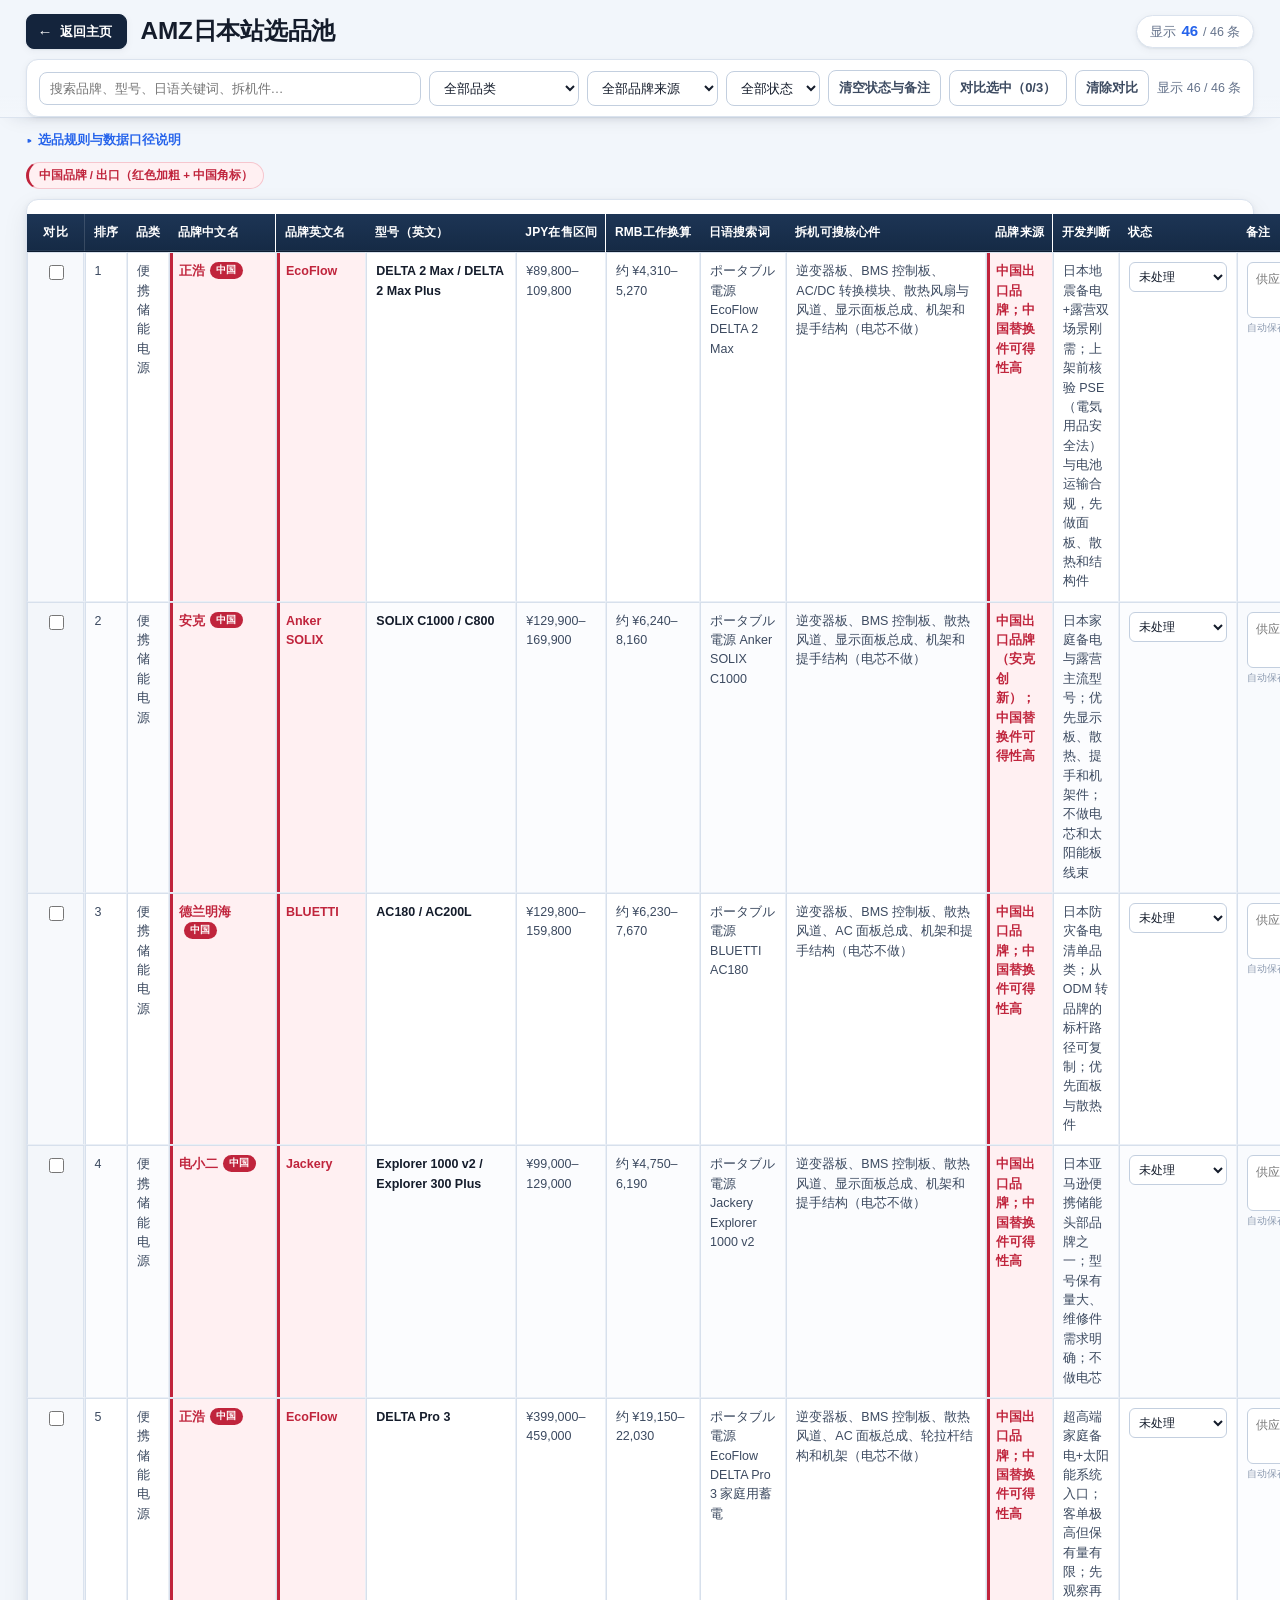
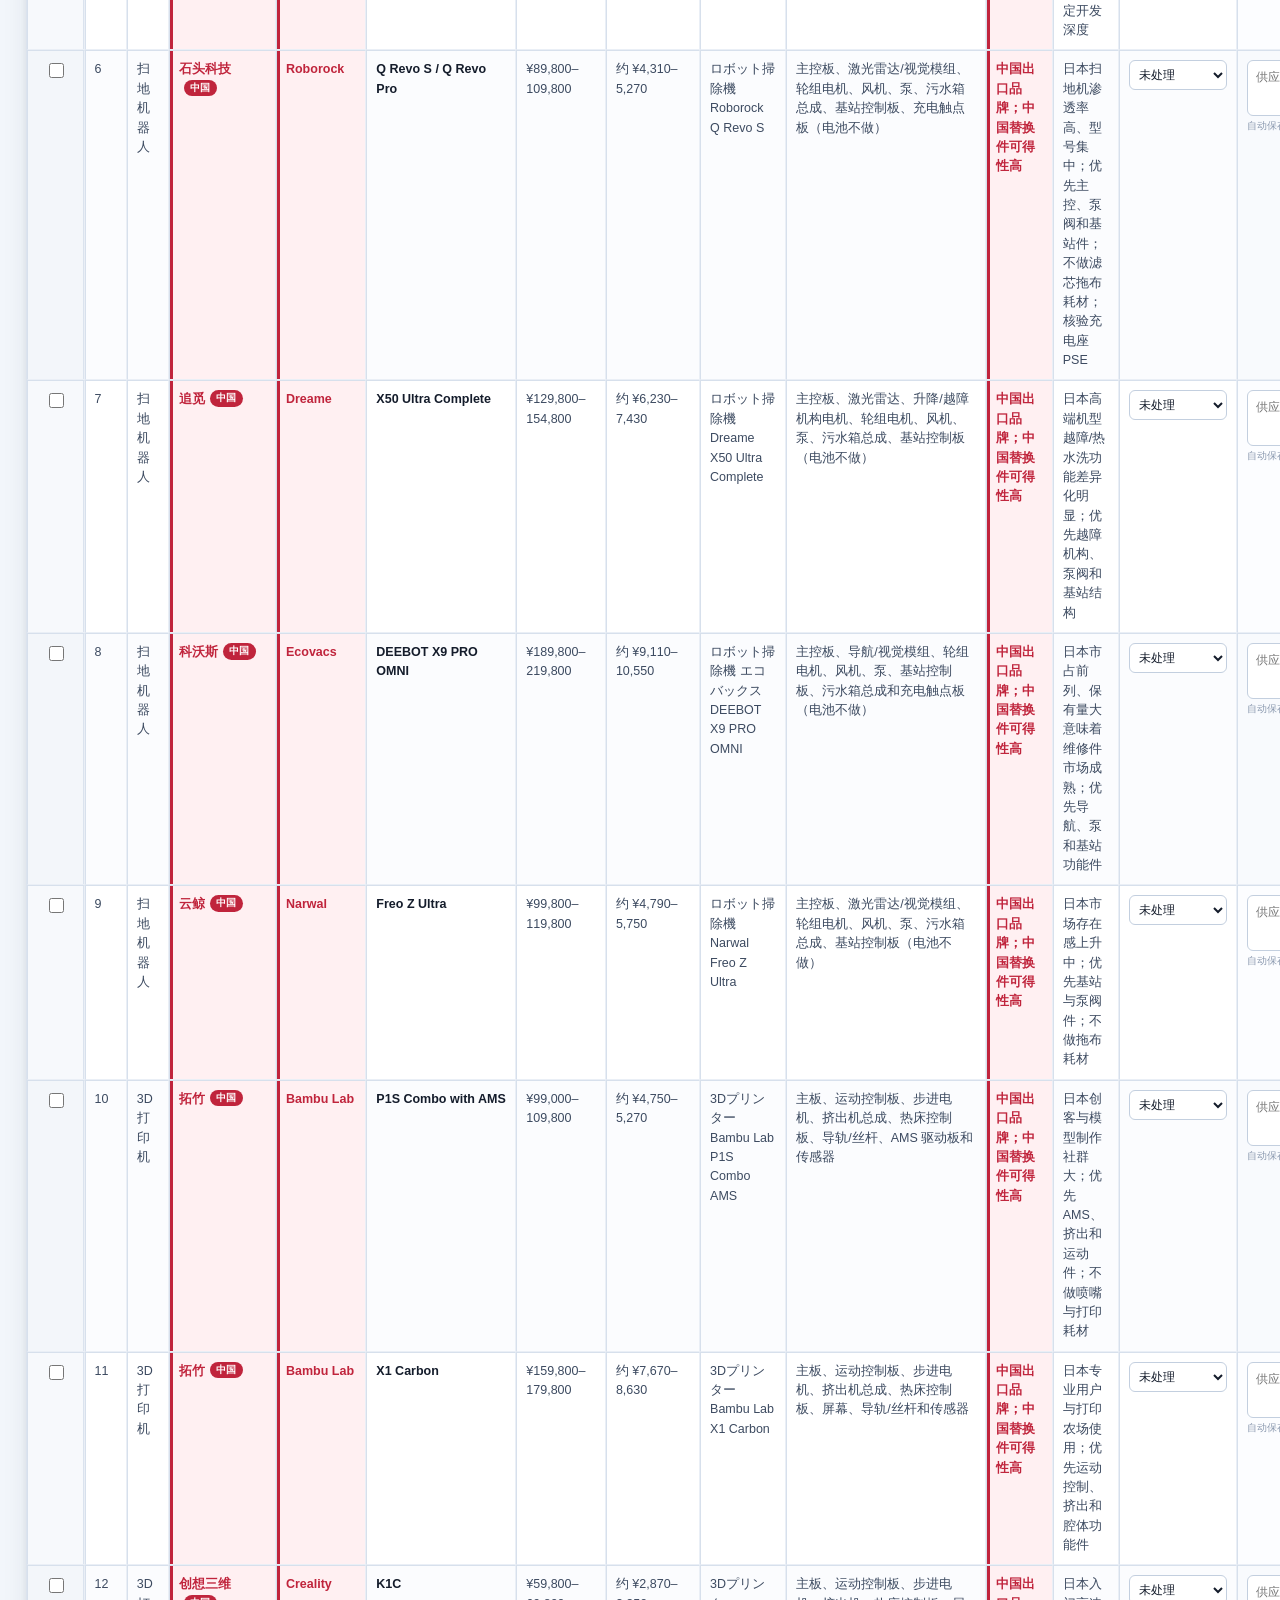
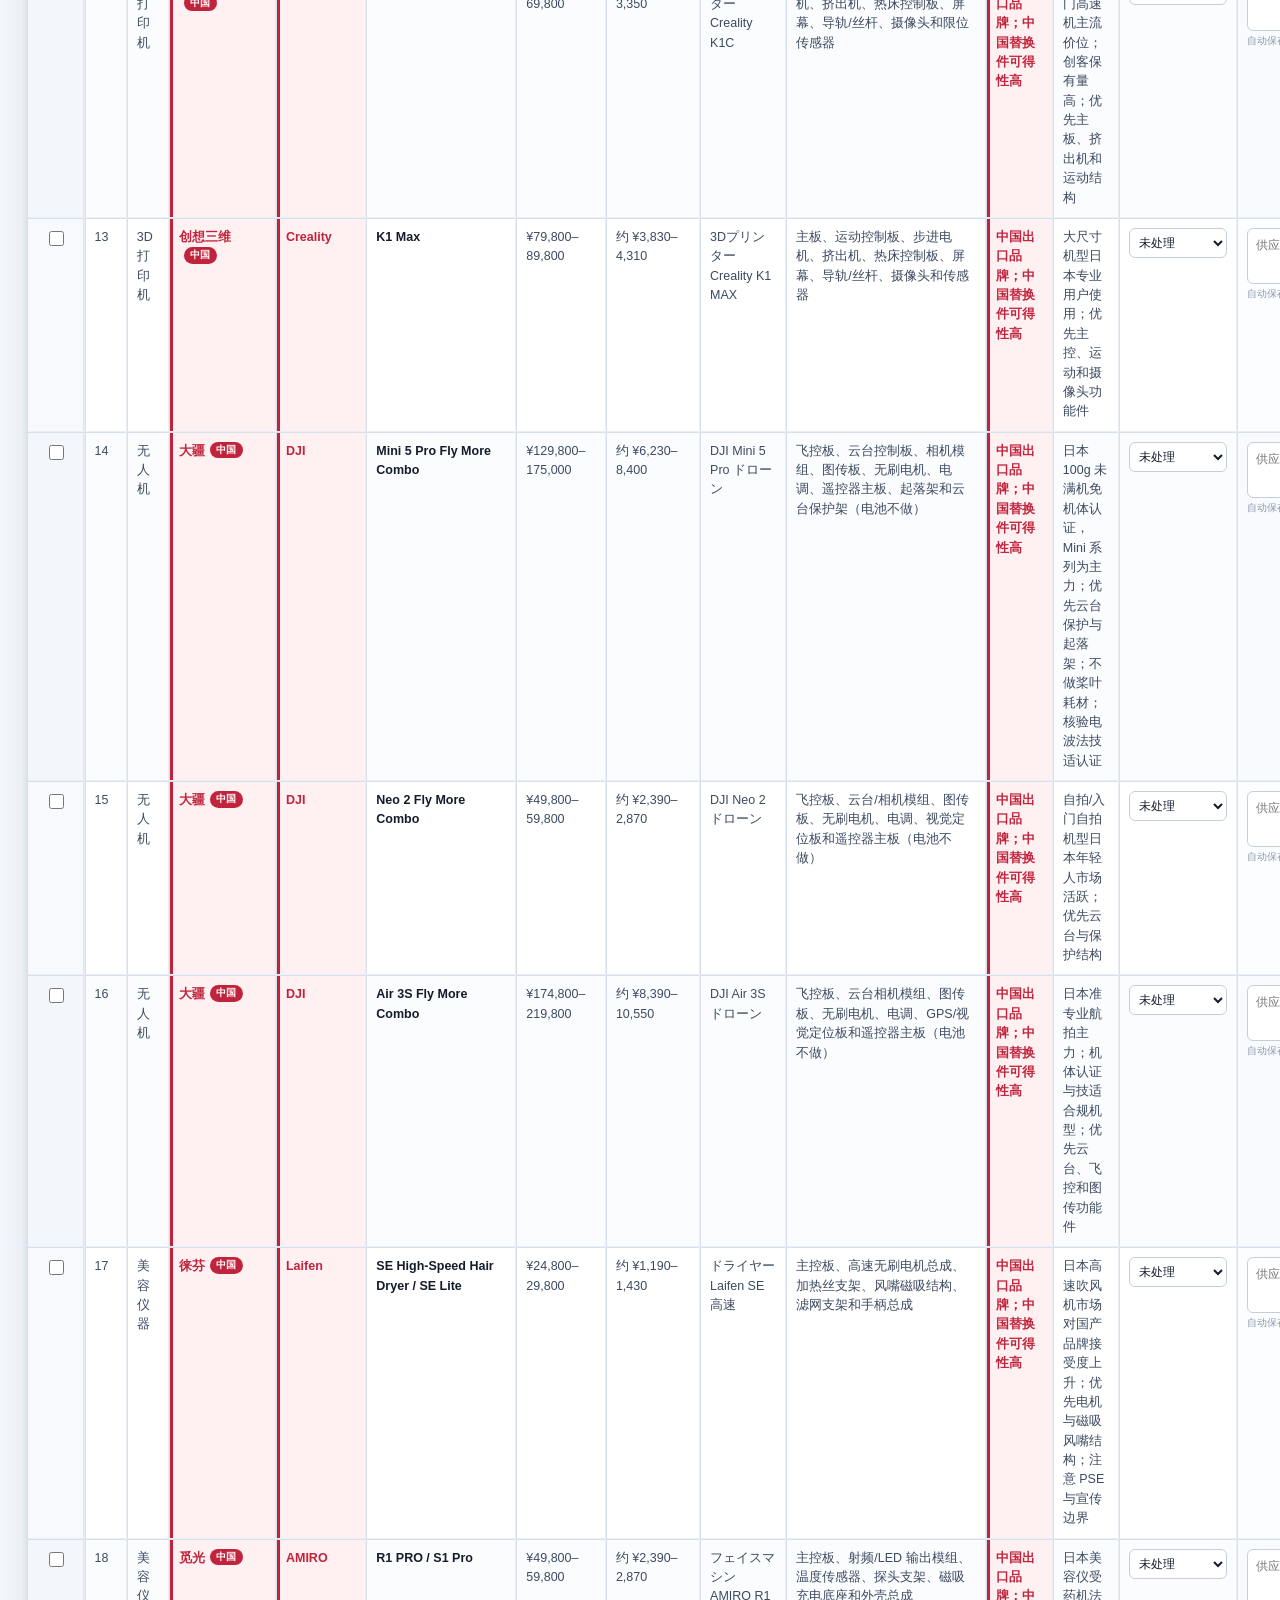
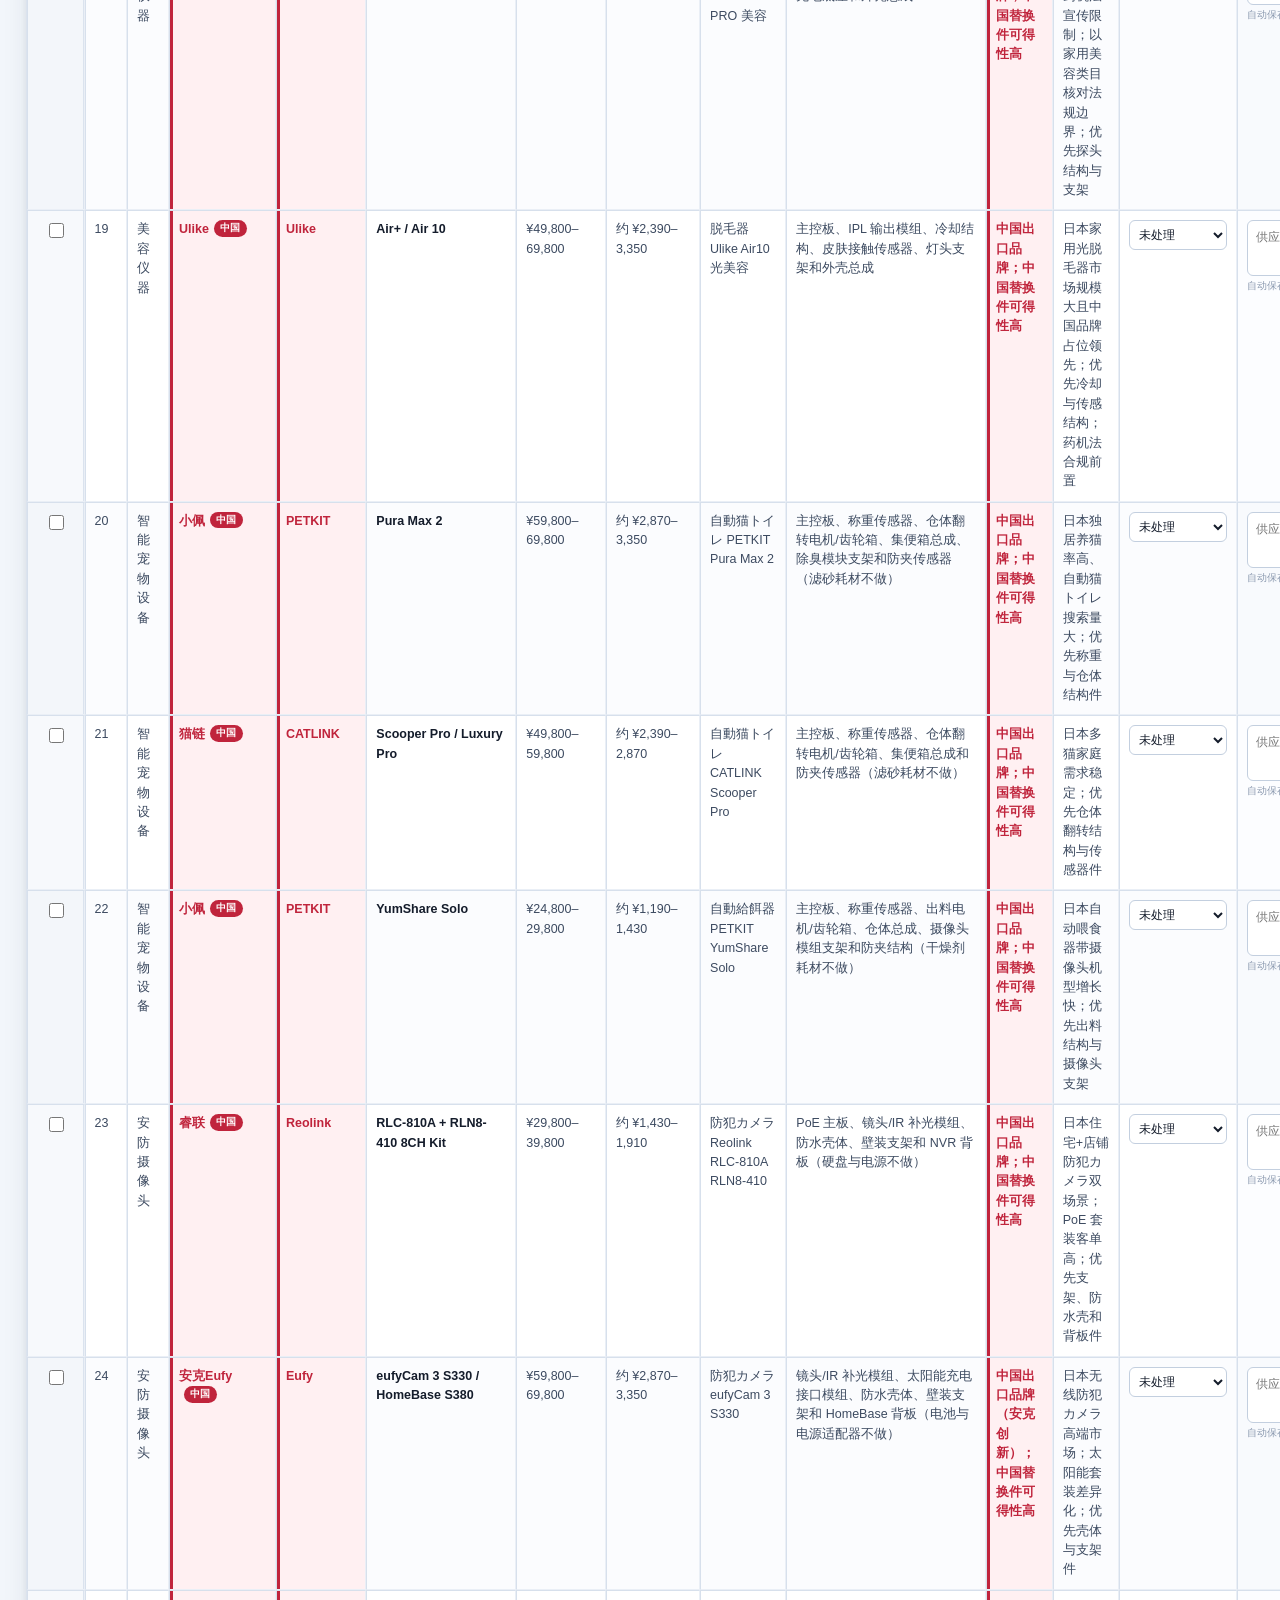
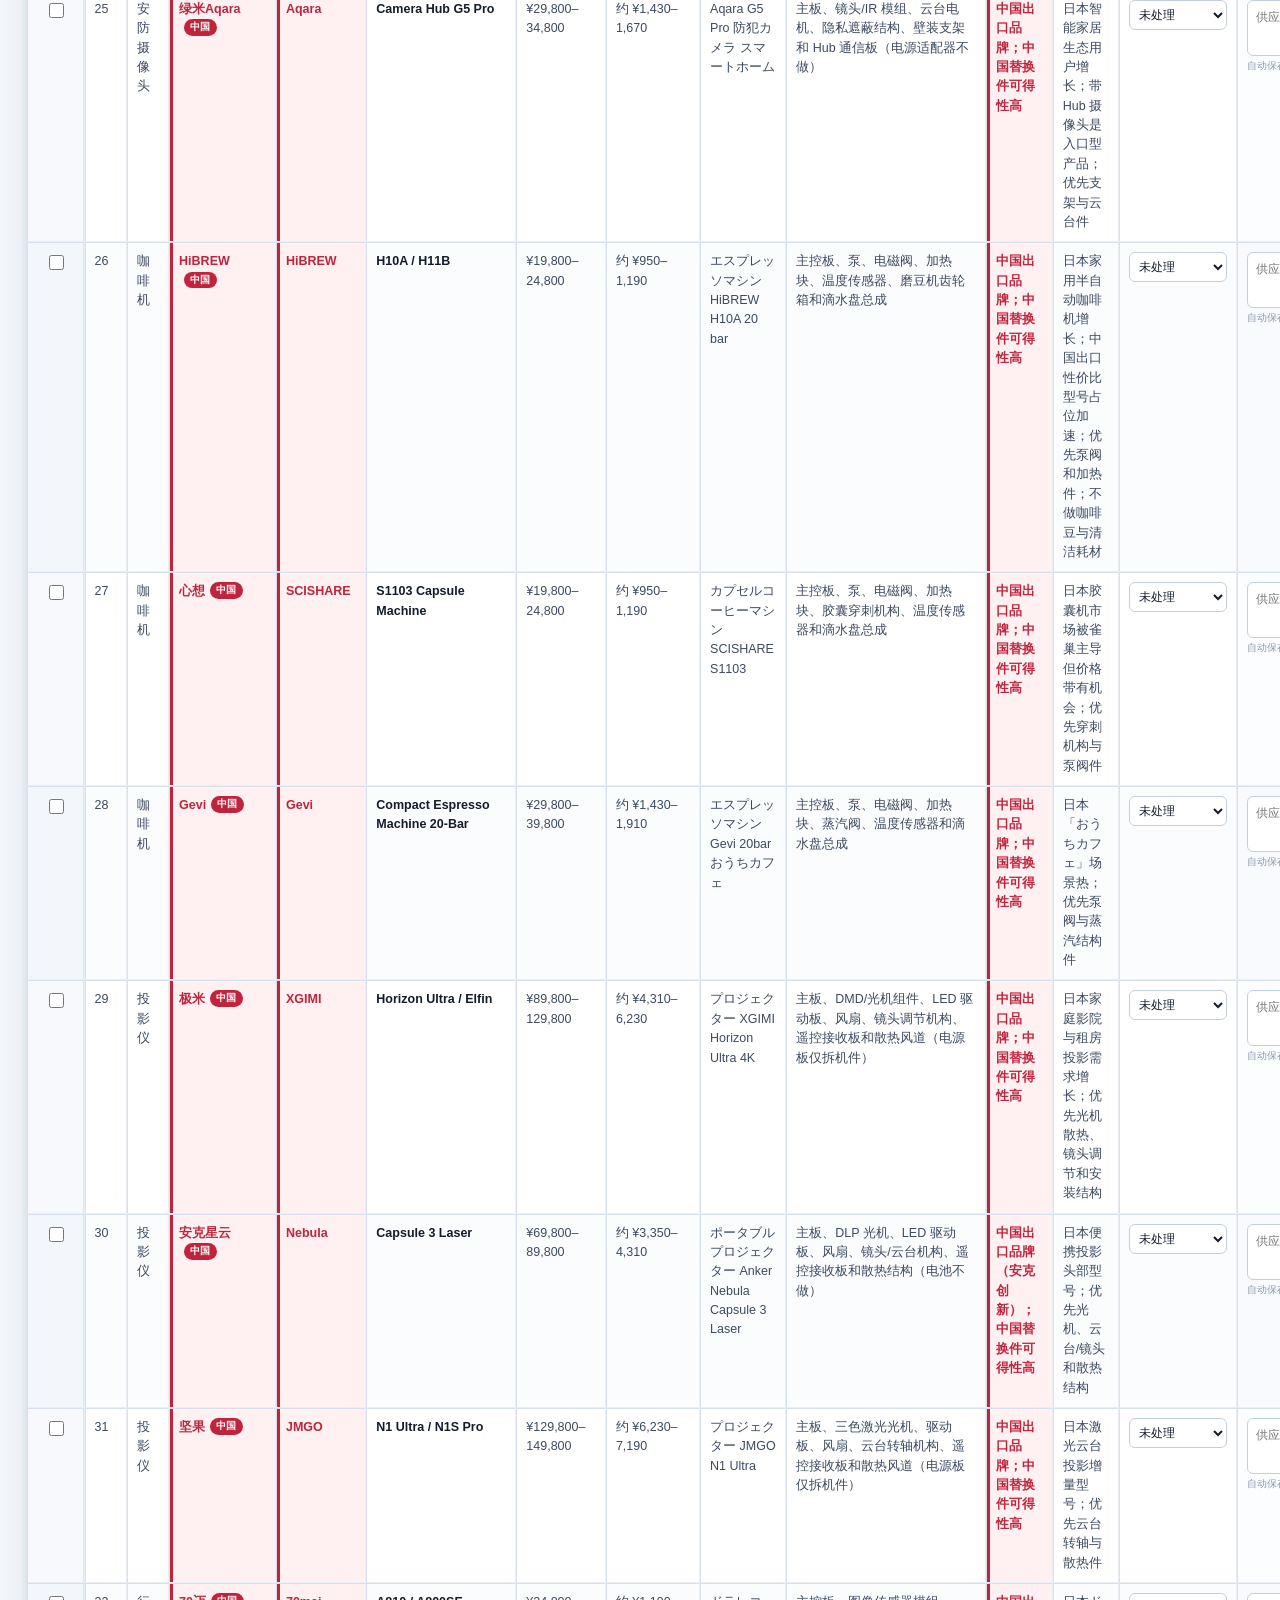
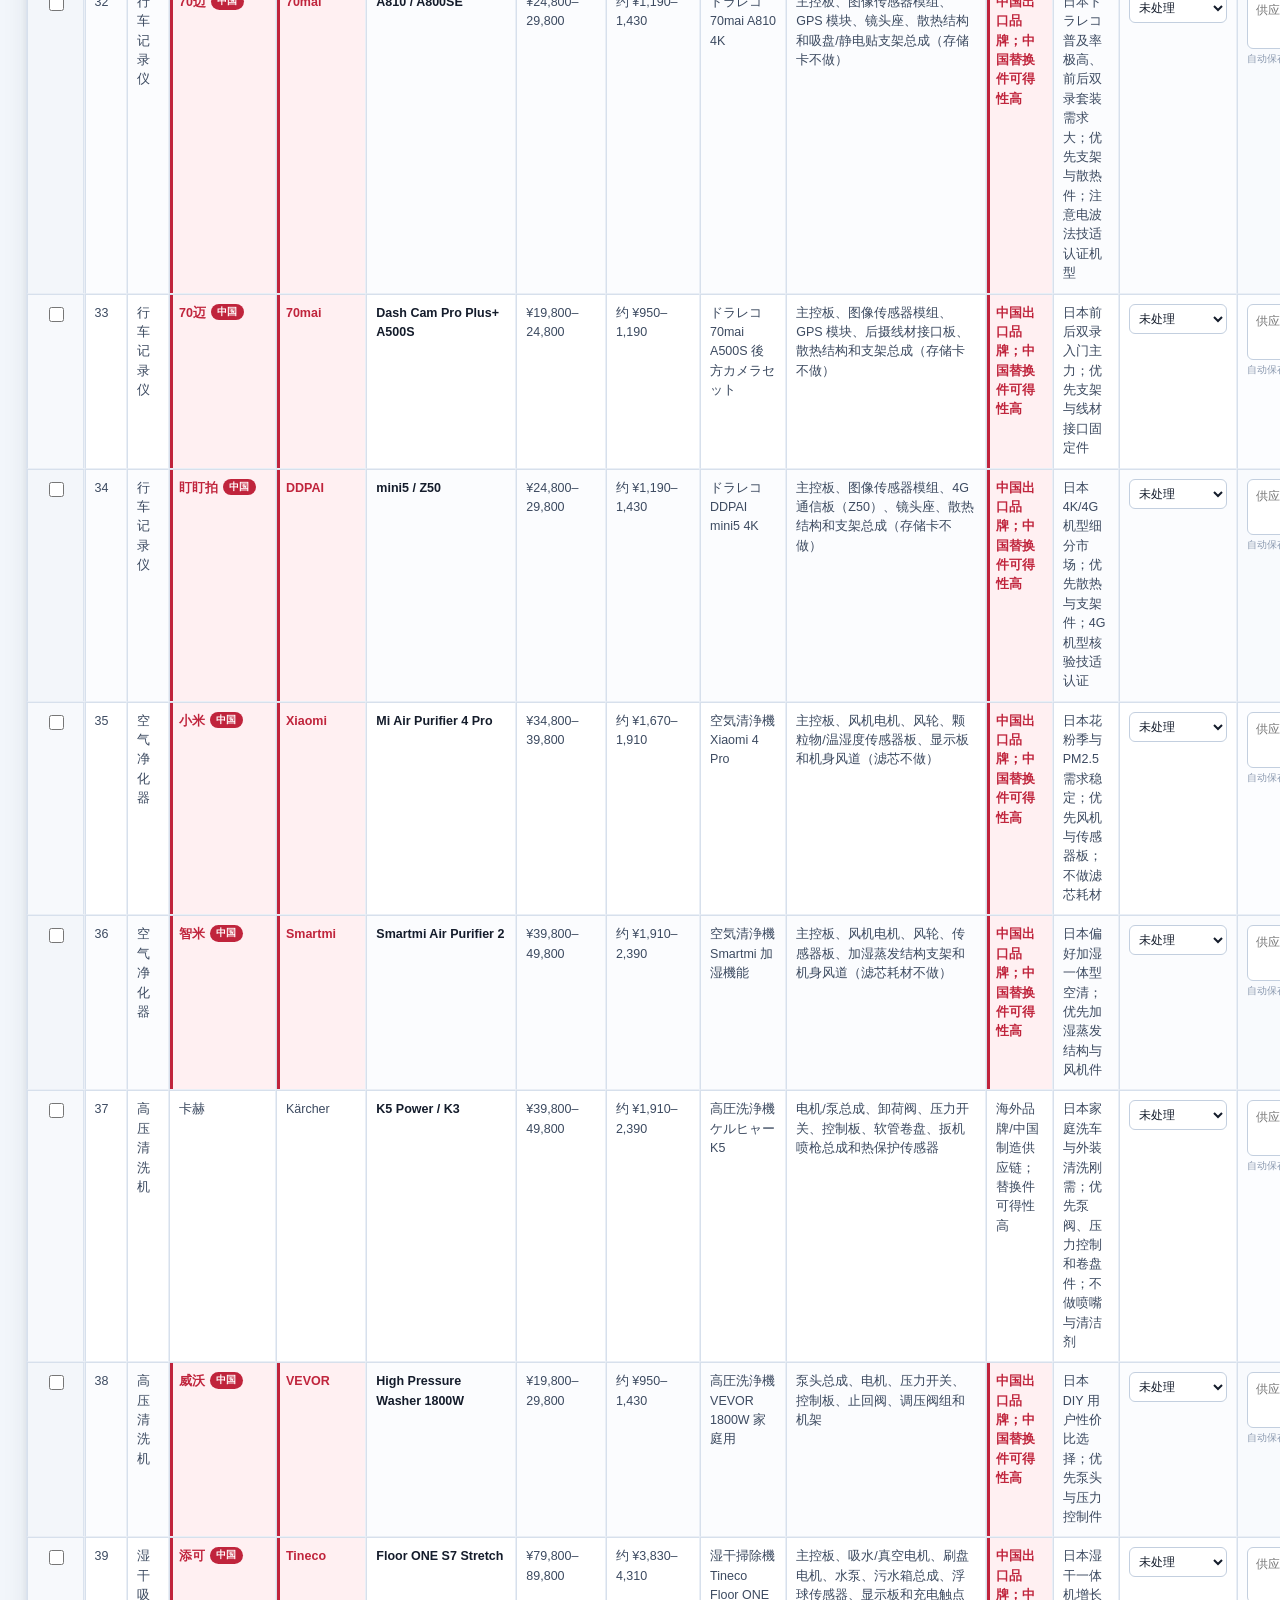
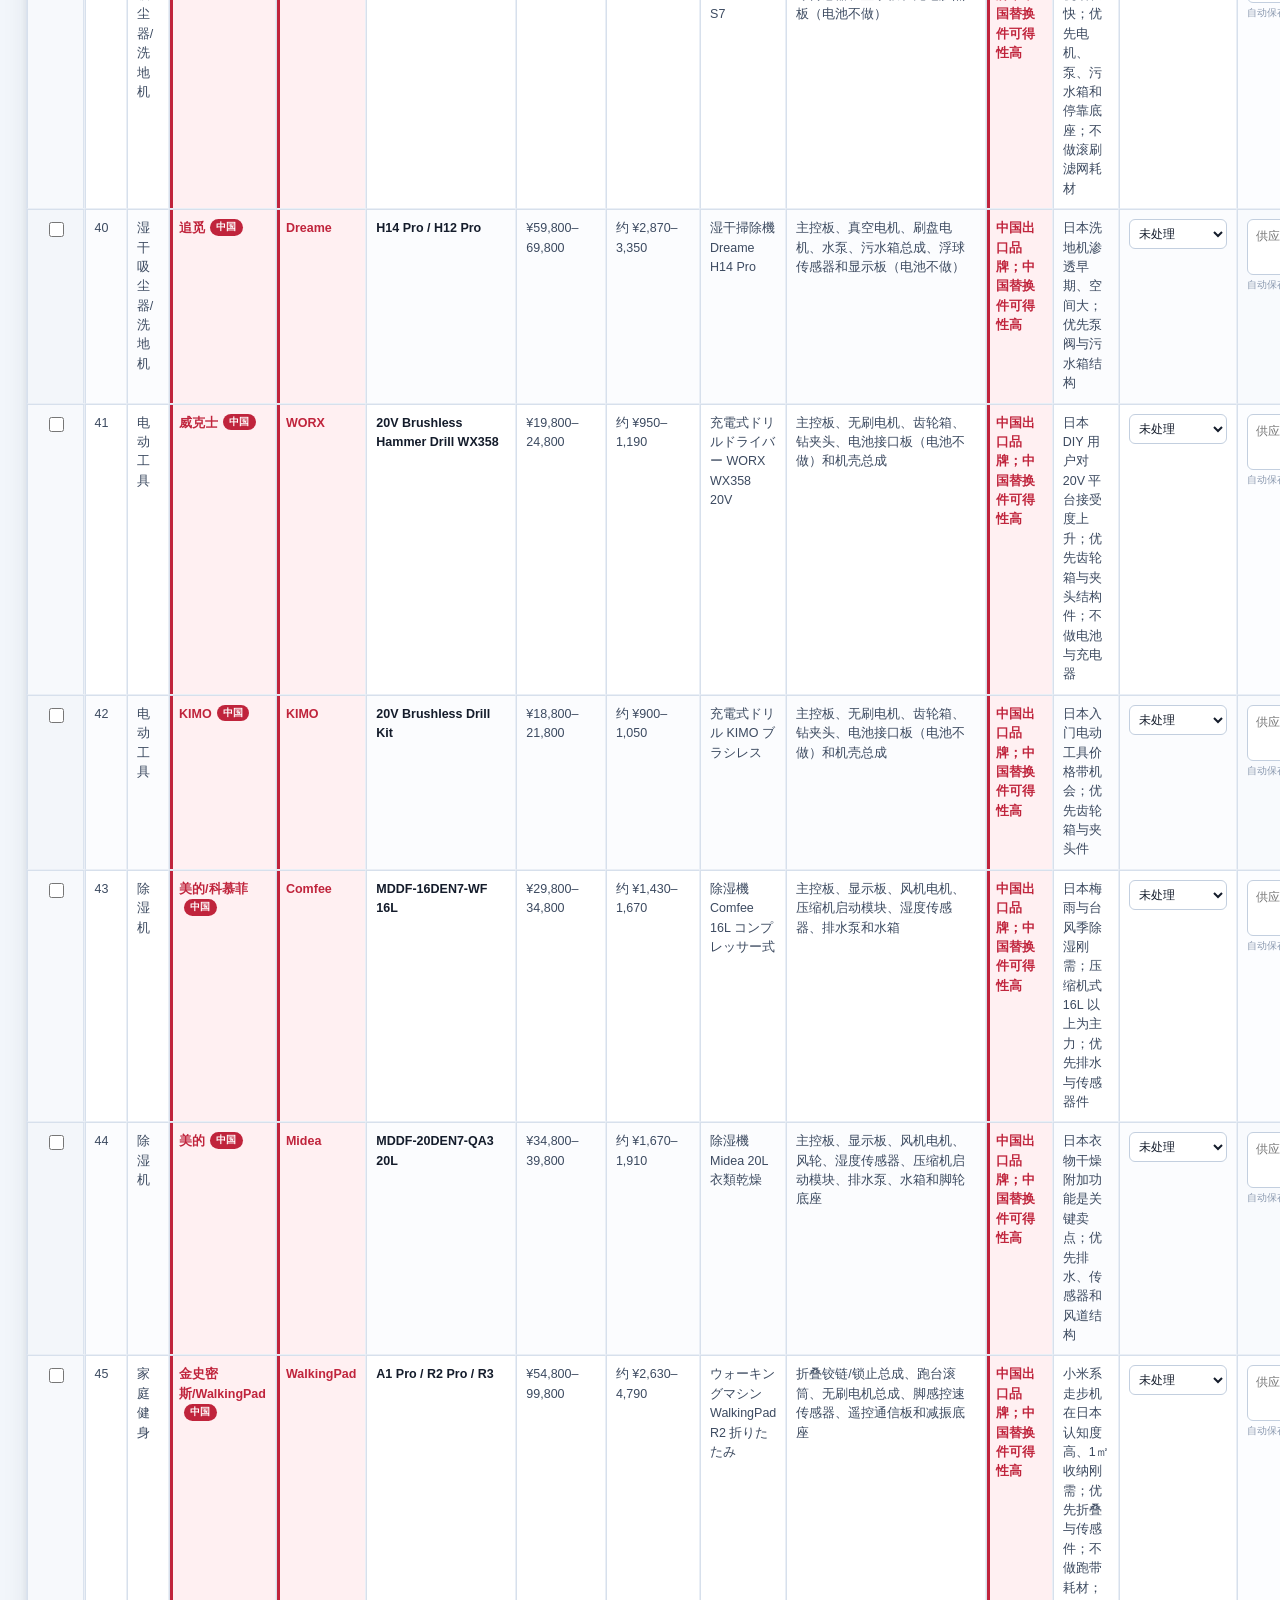
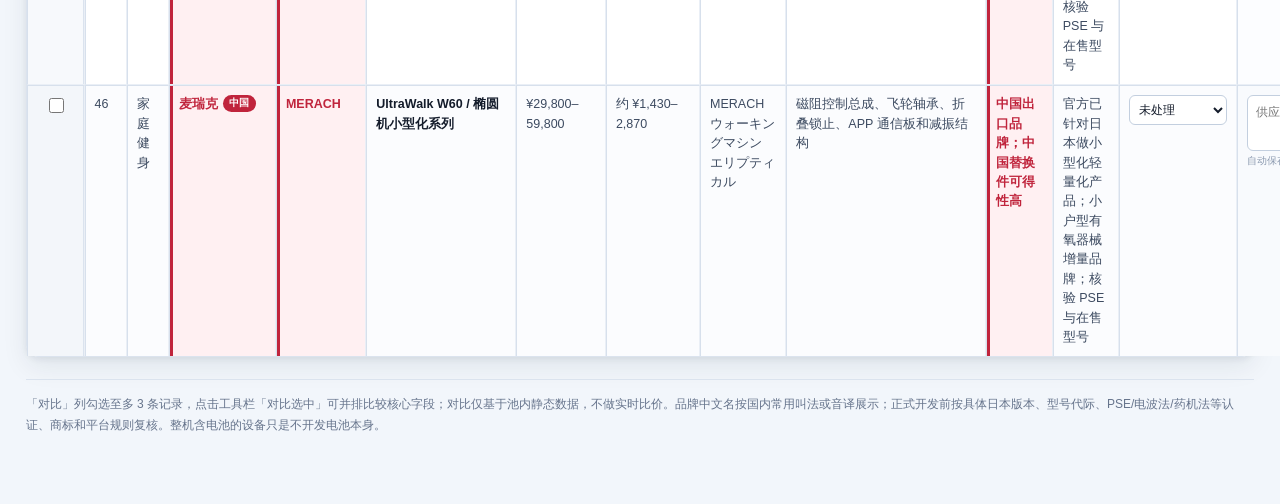
<file: AMZ日本站选品池.html>
<!doctype html><html lang="zh-CN"><head><meta charset="utf-8"><meta name="viewport" content="width=device-width,initial-scale=1"><title>AMZ日本站选品池</title>
<style>
:root{font-family:"Microsoft YaHei",Arial,sans-serif;color:#172033;background:#f4f7fb}
*{box-sizing:border-box}
body{margin:0;padding:24px}
h1{font-size:26px;margin:0 0 8px}
.note{color:#536176;line-height:1.65}
.legend{display:flex;gap:8px;flex-wrap:wrap;margin:14px 0}
.legend span{padding:5px 9px;border-radius:4px;font-size:12px;font-weight:700}
.export{color:#b91c1c;font-weight:800}
.toolbar{display:flex;gap:9px;flex-wrap:wrap;background:#fff;border:1px solid #d7e0ec;padding:12px}
input,select,button{font:inherit;padding:8px;border:1px solid #b8c6d8;border-radius:5px}
table{border-collapse:collapse;width:100%;background:#fff;font-size:12.5px;margin-top:14px}
th{background:#132238;color:#fff;padding:9px;text-align:left;white-space:nowrap}
td{border:1px solid #d7e0ec;padding:8px;vertical-align:top;line-height:1.45}
.footer{color:#6b778a;font-size:12px;margin-top:16px}
.cmp-col{width:36px;text-align:center}
.cmp-check{width:15px;height:15px;accent-color:#132238;cursor:pointer;padding:0}
.cmp-modal{position:fixed;inset:0;background:rgba(9,17,30,.55);display:flex;align-items:center;justify-content:center;z-index:9999}
.cmp-modal[hidden]{display:none}
.cmp-box{background:#fff;border:1px solid #d7e0ec;border-radius:10px;max-width:96vw;max-height:85vh;overflow:auto;padding:18px 20px}
.cmp-box h3{margin:0 0 10px;font-size:16px}
.cmp-box table{margin-top:0}
.cmp-box th{background:#132238}
.cmp-field{white-space:nowrap;font-weight:700;background:#f4f7fb;width:110px}
.cmp-close{margin-top:12px}
</style>
<!--FINAL-UI-BEGIN-->
<link rel="icon" type="image/x-icon" href="[data-uri]">
<style id="final-ui">
/* ============================================================
   跨站选品池 · 共享 UI 样式层
   由 enhance_final_pools.ps1 内联注入到各子页面 head 末尾。
   注入锚点：FINAL-UI-ASSETS 注释，必须位于原始样式块的结束标签之后。

   注意：本文件内容会被原样内联进 style 元素，
   因此正文和注释中都不得出现 style 的结束标签字面量，
   否则样式表会在该处提前截断，后面所有规则全部失效。
   ============================================================ */

:root{
  --ink:#141c2b;
  --ink-soft:#3c4a60;
  --muted:#66748c;
  --faint:#8c9ab0;
  --line:#dbe3ee;
  --line-soft:#eaeff6;
  --navy:#14243c;
  --navy-2:#1e3a5f;
  --accent:#2563eb;
  --accent-soft:#eef4ff;
  --surface:#ffffff;
  --canvas:#f2f6fb;
  --ok:#0f7b52;
  --ok-bg:#e7f8f0;
  --warn:#9a6206;
  --warn-bg:#fff6e5;
  --drop:#b8213c;
  --drop-bg:#fdeef1;
  --cn:#c0243c;
  --cn-bg:#fff0f2;
  --radius:12px;
  --radius-sm:8px;
  --shadow-sm:0 1px 2px rgba(16,32,56,.06),0 2px 8px rgba(16,32,56,.05);
  --shadow-md:0 2px 6px rgba(16,32,56,.07),0 10px 26px rgba(16,32,56,.08);
  /* 由 pool-ui.js 实时测量写入，驱动表头 sticky 定位，避免与工具栏重叠 */
  --stack-h:120px;
  --rank-w:58px;
}

*{box-sizing:border-box}

html{scroll-padding-top:calc(var(--stack-h) + 16px)}

body{
  margin:0 auto;
  max-width:2200px;
  padding:0 clamp(12px,2vw,32px) 56px;
  background:var(--canvas);
  color:var(--ink);
  font-family:"Microsoft YaHei","PingFang SC",-apple-system,"Segoe UI",Arial,sans-serif;
  -webkit-font-smoothing:antialiased;
}

/* ---------- 顶部固定区：返回主页 + 标题 + 工具栏 ---------- */
/* .page-stack 整块 sticky，内部不再各自 sticky，从根上消除层叠打架 */
.page-stack{
  position:sticky;
  top:0;
  z-index:60;
  margin:0 calc(-1 * clamp(12px,2vw,32px));
  padding:0 clamp(12px,2vw,32px);
  background:linear-gradient(180deg,var(--canvas) 0,var(--canvas) 82%,rgba(242,246,251,.94) 100%);
  backdrop-filter:blur(10px);
  box-shadow:0 1px 0 var(--line),0 8px 20px -14px rgba(16,32,56,.28);
}

.page-bar{
  display:flex;
  align-items:center;
  gap:14px;
  flex-wrap:wrap;
  padding:14px 0 10px;
}

.home-link{
  display:inline-flex;
  align-items:center;
  gap:7px;
  flex:0 0 auto;
  background:var(--navy);
  color:#fff;
  text-decoration:none;
  border:1px solid var(--navy);
  border-radius:var(--radius-sm);
  padding:9px 14px 9px 11px;
  font-size:13px;
  font-weight:700;
  line-height:1;
  white-space:nowrap;
  box-shadow:var(--shadow-sm);
  transition:background .15s ease,transform .15s ease,box-shadow .15s ease;
}
.home-link:hover{background:var(--navy-2);border-color:var(--navy-2);transform:translateY(-1px);box-shadow:var(--shadow-md)}
.home-link:focus-visible{outline:3px solid rgba(37,99,235,.35);outline-offset:2px}
.home-link .arrow{font-size:15px;line-height:1}

.page-bar h1{
  margin:0;
  font-size:clamp(17px,1.9vw,25px);
  line-height:1.25;
  letter-spacing:-.01em;
  font-weight:800;
  color:var(--ink);
}

.page-bar .spacer{flex:1 1 auto}

.count-pill{
  flex:0 0 auto;
  display:inline-flex;
  align-items:baseline;
  gap:5px;
  background:var(--surface);
  border:1px solid var(--line);
  border-radius:999px;
  padding:6px 13px;
  font-size:12.5px;
  color:var(--muted);
  white-space:nowrap;
  box-shadow:var(--shadow-sm);
}
.count-pill b{font-size:15px;color:var(--accent);font-weight:800}

/* ---------- 折叠式说明 ---------- */
.page-intro{margin:0 0 10px}
.page-intro summary{
  cursor:pointer;
  display:inline-flex;
  align-items:center;
  gap:6px;
  font-size:12.5px;
  font-weight:700;
  color:var(--accent);
  list-style:none;
  padding:3px 0;
  user-select:none;
}
.page-intro summary::-webkit-details-marker{display:none}
.page-intro summary:before{content:"▸";transition:transform .18s ease;display:inline-block}
.page-intro[open] summary:before{transform:rotate(90deg)}
.page-intro .note{
  margin:8px 0 0;
  padding:13px 15px;
  background:var(--surface);
  border:1px solid var(--line);
  border-left:3px solid var(--accent);
  border-radius:var(--radius-sm);
  color:var(--ink-soft);
  font-size:13px;
  line-height:1.75;
  max-width:none;
}
.machine-note{
  margin:8px 0 0;
  color:var(--faint);
  font-size:11.5px;
  line-height:1.6;
}

/* ---------- 图例 ---------- */
.legend{display:flex;gap:7px;flex-wrap:wrap;margin:0 0 10px;align-items:center}
.legend span{
  padding:4px 10px;
  border-radius:999px;
  font-size:11.5px;
  font-weight:700;
  border:1px solid transparent;
  line-height:1.5;
}
.legend .p1,.legend .ok{background:var(--ok-bg);color:var(--ok);border-color:#bfe8d5}
.legend .p2{background:var(--accent-soft);color:#1d4ed8;border-color:#c9dcff}
.legend .p3,.legend .wait{background:var(--warn-bg);color:var(--warn);border-color:#f6dfb0}
.legend .export,.legend .export-cn{background:var(--cn-bg);color:var(--cn);border-color:#f6c6ce;border-left:3px solid var(--cn)}

/* ---------- 工具栏 ---------- */
.toolbar{
  display:flex;
  gap:8px;
  flex-wrap:wrap;
  align-items:center;
  background:var(--surface);
  border:1px solid var(--line);
  border-radius:var(--radius);
  padding:10px 12px;
  margin:0 0 12px;
  box-shadow:var(--shadow-sm);
  /* 关键：不再各自 sticky，由 .page-stack 统一承担 */
  position:static;
}
.toolbar input,.toolbar select,.toolbar button{
  font:inherit;
  font-size:13px;
  border:1px solid #c3cfdf;
  border-radius:var(--radius-sm);
  padding:8px 10px;
  background:#fff;
  color:var(--ink);
  transition:border-color .15s ease,box-shadow .15s ease,background .15s ease;
}
.toolbar input{min-width:min(320px,100%);flex:1 1 240px}
.toolbar select{cursor:pointer;background:#fff}
.toolbar input:hover,.toolbar select:hover{border-color:#9db0c9}
.toolbar input:focus,.toolbar select:focus,.toolbar button:focus{
  outline:none;
  border-color:var(--accent);
  box-shadow:0 0 0 3px rgba(37,99,235,.14);
}
.toolbar button{
  cursor:pointer;
  font-weight:700;
  background:var(--navy);
  color:#fff;
  border-color:var(--navy);
  white-space:nowrap;
}
.toolbar button:hover{background:var(--navy-2);border-color:var(--navy-2)}
.toolbar button.ghost{background:#fff;color:var(--ink-soft);border-color:#c3cfdf;font-weight:600}
.toolbar button.ghost:hover{background:var(--accent-soft);color:var(--accent);border-color:#a9c6f5}
.toolbar #count,.toolbar .count-inline{margin-left:auto;color:var(--muted);font-size:12.5px;white-space:nowrap}

/* ---------- 表格：双向冻结，严格 z-index 分层 ---------- */
.table-wrap{
  background:var(--surface);
  border:1px solid var(--line);
  border-radius:var(--radius);
  box-shadow:var(--shadow-md);
  overflow:visible;
}

table{
  border-collapse:separate;
  border-spacing:0;
  width:100%;
  background:var(--surface);
  font-size:12.5px;
  box-shadow:none;
}

/* z-index 分层约定（数字越大越靠前）：
   60  .page-stack（返回主页 + 工具栏）——永远压住表格
   32  thead th 首列（同时纵横冻结）
   30  thead th 其余列
   12  tbody td 首列（仅横向冻结）
   auto tbody 其余单元格                                   */
thead th{
  position:sticky;
  top:var(--stack-h);
  z-index:30;
  background:linear-gradient(180deg,#1d3555 0,#152a45 100%);
  color:#fff;
  padding:10px 9px;
  text-align:left;
  white-space:nowrap;
  font-weight:700;
  font-size:12px;
  letter-spacing:.01em;
  border-bottom:1px solid #0d1c30;
  box-shadow:inset 0 -1px 0 rgba(255,255,255,.07);
}
thead th:first-child{
  left:0;
  z-index:32;
  width:var(--rank-w);
  min-width:var(--rank-w);
  box-shadow:inset -1px 0 0 rgba(255,255,255,.14),inset 0 -1px 0 rgba(255,255,255,.07);
}

tbody td{
  border-bottom:1px solid var(--line-soft);
  border-right:1px solid var(--line-soft);
  padding:9px;
  vertical-align:top;
  line-height:1.55;
  color:var(--ink-soft);
}
tbody td:last-child{border-right:none}
tbody tr:last-child td{border-bottom:none}

/* 首列「排序」横向冻结，纵向不冻结，因此永远排在 thead 之后 */
tbody td:first-child{
  position:sticky;
  left:0;
  z-index:12;
  width:var(--rank-w);
  min-width:var(--rank-w);
  background:#f7f9fc;
  color:var(--faint);
  font-variant-numeric:tabular-nums;
  font-weight:700;
  text-align:center;
  box-shadow:inset -1px 0 0 var(--line);
}

tbody tr:nth-child(even) td{background:#fbfcfe}
tbody tr:nth-child(even) td:first-child{background:#f3f6fa}
tbody tr:hover td{background:#eff6ff}
tbody tr:hover td:first-child{background:#e3edfb}

/* 状态着色，优先级高于斑马纹与 hover */
tbody tr.status-mastered td{background:var(--ok-bg)!important}
tbody tr.status-mastered td:first-child{background:#d7f2e5!important;color:var(--ok)}
tbody tr.status-drop td{background:var(--drop-bg)!important;opacity:.72}
tbody tr.status-drop td:first-child{background:#f9dbe1!important;color:var(--drop)}
tbody tr.status-pending td{background:var(--warn-bg)!important}
tbody tr.status-pending td:first-child{background:#fdecca!important;color:var(--warn)}

/* ---------- 单元格语义样式 ---------- */
.tag{font-weight:700;color:var(--ink)}
.model-cell{font-weight:700;color:var(--ink);min-width:150px}
.parts-cell{min-width:200px;max-width:330px}
.signal-cell{min-width:170px;max-width:300px}

.priority-P1,.ok-text,.price-good,.us-high{color:var(--ok);font-weight:700}
.priority-P2{color:#1d4ed8;font-weight:700}
.priority-P3,.wait-text,.price-check,.us-review{color:var(--warn);font-weight:700}
.us-niche{color:#6d28d9;font-weight:700}

/* ---------- 中国品牌 / 出口标识（要求 5：保持明显标识） ---------- */
.brand-export,.export,.export-cn{
  color:var(--cn)!important;
  font-weight:800;
}
td.brand-export,td.export,td.export-cn{
  background:var(--cn-bg)!important;
  box-shadow:inset 3px 0 0 var(--cn);
}
tbody tr:hover td.brand-export,tbody tr:hover td.export,tbody tr:hover td.export-cn{background:#ffe4e9!important}
.cn-badge{
  display:inline-flex;
  align-items:center;
  gap:3px;
  margin-left:5px;
  padding:1px 6px;
  border-radius:999px;
  background:var(--cn);
  color:#fff;
  font-size:9.5px;
  font-weight:800;
  letter-spacing:.03em;
  vertical-align:2px;
  white-space:nowrap;
}

/* ---------- 状态列 + 备注列 ---------- */
.cell-status{min-width:104px}
.cell-status select{
  width:98px;
  font:inherit;
  font-size:12px;
  padding:6px 5px;
  border:1px solid #c3cfdf;
  border-radius:6px;
  background:#fff;
  color:var(--ink);
  cursor:pointer;
}
.cell-status select:focus{outline:none;border-color:var(--accent);box-shadow:0 0 0 3px rgba(37,99,235,.14)}

.cell-note{min-width:212px;background:#fcfdff}
tbody tr:nth-child(even) td.cell-note{background:#f8fafd}
.note-input{
  display:block;
  width:200px;
  min-height:56px;
  resize:vertical;
  border:1px solid #c3cfdf;
  border-radius:6px;
  padding:7px 8px;
  font:inherit;
  font-size:12px;
  line-height:1.5;
  color:var(--ink);
  background:#fff;
}
.note-input:focus{outline:none;border-color:var(--accent);box-shadow:0 0 0 3px rgba(37,99,235,.14)}
.note-input.is-saved{border-color:#7fc9a6;box-shadow:0 0 0 3px rgba(15,123,82,.12)}
.note-hint{display:block;margin-top:3px;color:var(--faint);font-size:10px;line-height:1.4}

/* ---------- 推荐卡片区 ---------- */
.recommendations{margin-top:30px}
.recommendations h2{font-size:19px;margin:0 0 5px;letter-spacing:-.01em}
.recommendations .sub{color:var(--muted);margin:0 0 14px;font-size:13px}
.rec-grid{display:grid;grid-template-columns:repeat(auto-fill,minmax(290px,1fr));gap:12px}
.rec{
  background:var(--surface);
  border:1px solid var(--line);
  border-left:3px solid var(--accent);
  border-radius:var(--radius-sm);
  padding:14px;
  box-shadow:var(--shadow-sm);
  transition:transform .15s ease,box-shadow .15s ease;
}
.rec:hover{transform:translateY(-2px);box-shadow:var(--shadow-md)}
.rec h3{font-size:14.5px;margin:0 0 7px;color:var(--ink)}
.rec p{margin:5px 0;line-height:1.65;color:var(--ink-soft);font-size:12.5px}
.rec .season{
  display:inline-block;
  background:var(--accent-soft);
  color:#1d4ed8;
  font-weight:700;
  font-size:11px;
  padding:2px 8px;
  border-radius:999px;
  margin-bottom:7px;
}

/* ---------- 页脚 ---------- */
.footer{
  margin-top:22px;
  padding-top:14px;
  border-top:1px solid var(--line);
  color:var(--muted);
  font-size:12px;
  line-height:1.75;
}

.empty-row td{
  text-align:center!important;
  padding:40px 12px!important;
  color:var(--faint)!important;
  font-size:13px;
  background:#fff!important;
}

/* ---------- 窄屏 ---------- */
@media (max-width:900px){
  .page-bar{gap:9px;padding:11px 0 8px}
  .page-bar h1{font-size:16px;width:100%;order:3}
  .toolbar input{flex:1 1 100%}
  .count-pill{order:2}
  tbody td:first-child,thead th:first-child{position:static;box-shadow:none}
}

@media print{
  .page-stack,.toolbar,.machine-note{position:static;box-shadow:none}
  .note-input{border:none}
}
</style>
<script id="final-ui-js">
/* ============================================================
   跨站选品池 · 共享行为层  (window.PoolUI)
   由 enhance_final_pools.ps1 内联注入到各子页面 </body> 之前。
   注入锚点：<!--FINAL-UI-JS-->

   设计要点（对应四条验收标准）：
   1. 表头与排序列不重叠
      顶部「返回主页 + 标题 + 工具栏」合并为单一 sticky 容器 .page-stack，
      其真实高度由 ResizeObserver 写入 --stack-h，thead th 以该值做 top 偏移。
      z-index 严格分层：page-stack 60 > thead 首列 32 > thead 其余 30 > tbody 首列 12。
   2. 返回主页按钮始终可见
      按钮位于 .page-stack 内，随页面滚动常驻；颜色全部为字面量，
      不依赖任何可能失效的 CSS 变量回退。
   3. 筛选后状态与备注不串行
      状态与备注不再由脚本事后追加单元格，而是由各页 render() 依据
      内容派生 ID（品类|品牌英文名|型号）从同一 store 直接渲染，
      与行序、筛选结果、DOM 位置完全解耦。
   4. 刷新后状态与备注仍保留
      单一 localStorage 键 pool-ui-v2::<pageKey> 保存 {s:状态, n:备注}，
      并自动迁移旧版本键（含旧 enhance 指纹键）。
   ============================================================ */

(function (global) {
  'use strict';

  var STORE_PREFIX = 'pool-ui-v2::';
  var STATUSES = ['未处理', '掌握了', '不做', '待定'];
  var STATUS_CLASS = {
    '掌握了': 'status-mastered',
    '不做': 'status-drop',
    '待定': 'status-pending'
  };

  function esc(v) {
    return String(v == null ? '' : v).replace(/[&<>"']/g, function (m) {
      return { '&': '&amp;', '<': '&lt;', '>': '&gt;', '"': '&quot;', "'": '&#39;' }[m];
    });
  }

  function readJSON(key) {
    try {
      var raw = localStorage.getItem(key);
      if (!raw) return null;
      var v = JSON.parse(raw);
      return (v && typeof v === 'object') ? v : null;
    } catch (e) { return null; }
  }

  /* ---------------- 状态 / 备注 存储 ---------------- */

  function Store(pageKey, legacyKeys) {
    this.key = STORE_PREFIX + pageKey;
    this.data = readJSON(this.key) || {};
    this._migrate(pageKey, legacyKeys || []);
  }

  Store.prototype._migrate = function (pageKey, legacyKeys) {
    var self = this;
    var touched = false;

    function absorb(id, status, note) {
      if (!id) return;
      var cur = self.data[id] || {};
      // 已有的新版数据优先，旧数据只补空缺，避免迁移覆盖用户最新标记
      if (status && STATUSES.indexOf(status) >= 0 && status !== '未处理' && !cur.s) {
        cur.s = status; touched = true;
      }
      if (note && !cur.n) { cur.n = note; touched = true; }
      if (cur.s || cur.n) self.data[id] = cur;
    }

    // 旧版：各页自带的 state，值为状态字符串
    legacyKeys.forEach(function (k) {
      var old = readJSON(k);
      if (!old) return;
      Object.keys(old).forEach(function (id) {
        var v = old[id];
        if (typeof v === 'string') absorb(id, v, '');
        else if (v && typeof v === 'object') absorb(id, v.status || v.s, v.note || v.n);
      });
    });

    // 旧版：enhance_final_pools 注入的指纹键 final-pool-memory-v1-<page>-<hash>
    try {
      var prefix = 'final-pool-memory-v1-' + pageKey + '-';
      for (var i = 0; i < localStorage.length; i++) {
        var k = localStorage.key(i);
        if (!k || k.indexOf(prefix) !== 0) continue;
        var mem = readJSON(k);
        if (!mem) continue;
        Object.keys(mem).forEach(function (rawId) {
          var v = mem[rawId] || {};
          // 旧指纹键的 ID 可能是 "page|rank|model" 形式，取末段型号做后备匹配
          var parts = String(rawId).split('|');
          var id = parts.length > 2 ? parts[parts.length - 1] : rawId;
          absorb(id, v.status, v.note);
        });
      }
    } catch (e) { /* localStorage 不可用时静默跳过 */ }

    if (touched) this.save();
  };

  Store.prototype.save = function () {
    try { localStorage.setItem(this.key, JSON.stringify(this.data)); return true; }
    catch (e) { return false; }
  };

  Store.prototype.status = function (id) {
    var r = this.data[id];
    return (r && r.s) || '未处理';
  };

  Store.prototype.note = function (id) {
    var r = this.data[id];
    return (r && r.n) || '';
  };

  Store.prototype.setStatus = function (id, value) {
    var r = this.data[id] || (this.data[id] = {});
    if (value && value !== '未处理') r.s = value; else delete r.s;
    if (!r.s && !r.n) delete this.data[id];
    return this.save();
  };

  Store.prototype.setNote = function (id, value) {
    var r = this.data[id] || (this.data[id] = {});
    if (value) r.n = value; else delete r.n;
    if (!r.s && !r.n) delete this.data[id];
    return this.save();
  };

  Store.prototype.clear = function (legacyKeys) {
    this.data = {};
    try {
      localStorage.removeItem(this.key);
      (legacyKeys || []).forEach(function (k) { localStorage.removeItem(k); });
    } catch (e) { /* 忽略 */ }
  };

  Store.prototype.marked = function () {
    var n = 0, d = this.data;
    for (var k in d) if (d[k] && (d[k].s || d[k].n)) n++;
    return n;
  };

  /* ---------------- 单元格 HTML ---------------- */

  function statusCellHtml(id, status) {
    var out = '<td class="cell-status"><select data-row-id="' + esc(id) + '" aria-label="开发状态">';
    for (var i = 0; i < STATUSES.length; i++) {
      var s = STATUSES[i];
      out += '<option value="' + s + '"' + (s === status ? ' selected' : '') + '>' + s + '</option>';
    }
    return out + '</select></td>';
  }

  function noteCellHtml(id, note) {
    return '<td class="cell-note">' +
      '<textarea class="note-input" data-row-id="' + esc(id) + '" rows="2" ' +
      'placeholder="供应商、配件词、核验结果…" aria-label="备注">' + esc(note) + '</textarea>' +
      '<span class="note-hint">自动保存在本机浏览器</span></td>';
  }

  function rowClass(status) { return STATUS_CLASS[status] || ''; }

  /* ---------------- 顶部固定区 ---------------- */

  function mountChrome(opts) {
    opts = opts || {};
    var h1 = document.querySelector('h1');
    var toolbar = document.querySelector('.toolbar');
    if (!h1) return null;

    var stack = document.createElement('div');
    stack.className = 'page-stack';

    var bar = document.createElement('div');
    bar.className = 'page-bar';

    var home = document.createElement('a');
    home.className = 'home-link';
    home.href = opts.home || 'index.html';
    home.innerHTML = '<span class="arrow" aria-hidden="true">←</span><span>返回主页</span>';
    home.title = '返回跨站选品池目录';

    var parent = h1.parentNode;
    parent.insertBefore(stack, h1);
    bar.appendChild(home);
    bar.appendChild(h1);

    var spacer = document.createElement('div');
    spacer.className = 'spacer';
    bar.appendChild(spacer);

    var pill = document.createElement('span');
    pill.className = 'count-pill';
    pill.id = 'countPill';
    bar.appendChild(pill);

    stack.appendChild(bar);
    if (toolbar) stack.appendChild(toolbar);

    // 说明文字折叠，避免长段文字把工具栏推出视口
    var note = document.querySelector('body > .note, .page-stack ~ .note');
    if (!note) note = document.querySelector('p.note');
    if (note && note.parentNode) {
      var details = document.createElement('details');
      details.className = 'page-intro';
      var summary = document.createElement('summary');
      summary.textContent = '选品规则与数据口径说明';
      details.appendChild(summary);
      note.parentNode.insertBefore(details, note);
      details.appendChild(note);

      var machine = document.createElement('p');
      machine.className = 'machine-note';
      machine.textContent = '本机记忆已启用：「状态」与「备注」按内容标识保存在当前浏览器本地存储，'
        + '筛选、排序和刷新都不会串行或丢失；不会上传网络，换浏览器或清除站点数据后需重新标记。';
      note.parentNode.appendChild(machine);
    }

    // 用真实高度驱动表头偏移，工具栏换行时自动跟随
    var root = document.documentElement;
    var apply = function () {
      var h = Math.round(stack.getBoundingClientRect().height);
      if (h > 0) root.style.setProperty('--stack-h', h + 'px');
    };
    apply();
    if (global.ResizeObserver) new ResizeObserver(apply).observe(stack);
    global.addEventListener('resize', apply);
    global.addEventListener('load', apply);
    if (document.fonts && document.fonts.ready) document.fonts.ready.then(apply);

    return { stack: stack, home: home, pill: pill };
  }

  /* ---------------- 表格事件委托 ---------------- */

  /* 关键：状态变更只改当前行的 class，不触发整表 render()。
     否则 innerHTML 重建会销毁正在输入的 textarea，造成「备注串行/丢失」。 */
  function bindTable(tbody, store, hooks) {
    if (!tbody) return;
    hooks = hooks || {};

    tbody.addEventListener('change', function (ev) {
      var sel = ev.target;
      if (!sel || sel.tagName !== 'SELECT' || !sel.dataset.rowId) return;
      var id = sel.dataset.rowId;
      store.setStatus(id, sel.value);
      var tr = sel.closest('tr');
      if (tr) {
        tr.classList.remove('status-mastered', 'status-drop', 'status-pending');
        var cls = rowClass(sel.value);
        if (cls) tr.classList.add(cls);
      }
      if (hooks.onStatus) hooks.onStatus(id, sel.value, tr);
    });

    var timers = {};
    tbody.addEventListener('input', function (ev) {
      var ta = ev.target;
      if (!ta || !ta.classList.contains('note-input') || !ta.dataset.rowId) return;
      var id = ta.dataset.rowId;
      clearTimeout(timers[id]);
      timers[id] = setTimeout(function () {
        store.setNote(id, ta.value);
        ta.classList.add('is-saved');
        setTimeout(function () { ta.classList.remove('is-saved'); }, 700);
        if (hooks.onNote) hooks.onNote(id, ta.value);
      }, 220);
    });

    // 失焦立即落盘，避免防抖窗口内关闭页面
    tbody.addEventListener('focusout', function (ev) {
      var ta = ev.target;
      if (!ta || !ta.classList.contains('note-input') || !ta.dataset.rowId) return;
      clearTimeout(timers[ta.dataset.rowId]);
      store.setNote(ta.dataset.rowId, ta.value);
      if (hooks.onNote) hooks.onNote(ta.dataset.rowId, ta.value);
    });
  }

  /* 筛选造成整表重绘时，保留输入焦点与光标位置 */
  function withFocusKept(fn) {
    var el = document.activeElement;
    var keep = null;
    if (el && el.classList && el.classList.contains('note-input')) {
      keep = { id: el.dataset.rowId, start: el.selectionStart, end: el.selectionEnd };
    }
    fn();
    if (!keep) return;
    var next = document.querySelector('.note-input[data-row-id="' + (global.CSS && CSS.escape ? CSS.escape(keep.id) : keep.id) + '"]');
    if (!next) return;
    try { next.focus({ preventScroll: true }); next.setSelectionRange(keep.start, keep.end); } catch (e) { }
  }

  function setCount(shown, total, marked) {
    var pill = document.getElementById('countPill');
    var txt = '显示 <b>' + shown + '</b> / ' + total + ' 条';
    if (typeof marked === 'number' && marked > 0) txt += ' · 已标记 ' + marked;
    if (pill) pill.innerHTML = txt;
    var legacy = document.getElementById('count');
    if (legacy) legacy.textContent = '显示 ' + shown + ' / ' + total + ' 条';
  }

  function cnBadge() { return '<span class="cn-badge">中国</span>'; }

  global.PoolUI = {
    STATUSES: STATUSES,
    esc: esc,
    Store: Store,
    statusCellHtml: statusCellHtml,
    noteCellHtml: noteCellHtml,
    rowClass: rowClass,
    mountChrome: mountChrome,
    bindTable: bindTable,
    withFocusKept: withFocusKept,
    setCount: setCount,
    cnBadge: cnBadge
  };
})(window);
</script>
<!--FINAL-UI-END-->
</head><body>
<h1>AMZ日本站选品池</h1>
<p class="note">更新日期：2026-09-10。主表按 Amazon.co.jp 公开搜索页制作，保留页面有在售 / 评分 / 榜单信号，且中国能找到型号专用功能替换件或改装件的方向。JPY→RMB 仅按 1 RMB ≈ 20.8 JPY（约 0.048）的工作汇率折算，发布前按当天汇率复核；低于 ¥18000（约 US$120）的整机按低价抛货剔除。日本市场合规提示：电器类目需 PSE（電気用品安全法），ドローン需机体认证与技适认证，美容仪宣传需避开医疗功效表述。已排除耗材、电池、电源适配器、纯装饰件和低价抛货。</p>
<div class="legend"><span class="export">中国品牌 / 出口（红色加粗 + 中国角标）</span></div>
<div class="toolbar">
<input id="search" placeholder="搜索品牌、型号、日语关键词、拆机件…">
<select id="category"><option value="">全部品类</option></select>
<select id="source"><option value="">全部品牌来源</option><option value="中国">中国品牌 / 出口</option><option value="海外">海外品牌</option></select>
<select id="statusFilter"><option value="">全部状态</option><option value="未处理">未处理</option><option value="掌握了">掌握了</option><option value="不做">不做</option><option value="待定">待定</option></select>
<button id="resetStatus" class="ghost" type="button">清空状态与备注</button>
<button id="cmpBtn" class="ghost" type="button" disabled>对比选中（0/3）</button>
<button id="cmpClear" class="ghost" type="button">清除对比</button>
<span id="count"></span>
</div>
<div class="table-wrap"><table id="grid"><thead><tr>
<th class="cmp-col">对比</th><th>排序</th><th>品类</th><th>品牌中文名</th><th>品牌英文名</th><th>型号（英文）</th>
        <th>JPY在售区间</th><th>RMB工作换算</th><th>日语搜索词</th>
        <th>拆机可搜核心件</th><th>品牌来源</th><th>开发判断</th><th>状态</th><th>备注</th>
</tr></thead><tbody></tbody></table></div>
<p class="footer">「对比」列勾选至多 3 条记录，点击工具栏「对比选中」可并排比较核心字段；对比仅基于池内静态数据，不做实时比价。品牌中文名按国内常用叫法或音译展示；正式开发前按具体日本版本、型号代际、PSE/电波法/药机法等认证、商标和平台规则复核。整机含电池的设备只是不开发电池本身。</p>
<div id="cmpModal" class="cmp-modal" hidden><div class="cmp-box" id="cmpBox"></div></div>
<script>
const data=[{"category":"便携储能电源","brandCn":"正浩","brandEn":"EcoFlow","model":"DELTA 2 Max / DELTA 2 Max Plus","jpy":"¥89,800–109,800","rmb":"约 ¥4,310–5,270","search":"ポータブル電源 EcoFlow DELTA 2 Max","parts":"逆变器板、BMS 控制板、AC/DC 转换模块、散热风扇与风道、显示面板总成、机架和提手结构（电芯不做）","source":"中国出口品牌；中国替换件可得性高","fit":"日本地震备电+露营双场景刚需；上架前核验 PSE（電気用品安全法）与电池运输合规，先做面板、散热和结构件","rank":1},{"category":"便携储能电源","brandCn":"安克","brandEn":"Anker SOLIX","model":"SOLIX C1000 / C800","jpy":"¥129,900–169,900","rmb":"约 ¥6,240–8,160","search":"ポータブル電源 Anker SOLIX C1000","parts":"逆变器板、BMS 控制板、散热风道、显示面板总成、机架和提手结构（电芯不做）","source":"中国出口品牌（安克创新）；中国替换件可得性高","fit":"日本家庭备电与露营主流型号；优先显示板、散热、提手和机架件；不做电芯和太阳能板线束","rank":2},{"category":"便携储能电源","brandCn":"德兰明海","brandEn":"BLUETTI","model":"AC180 / AC200L","jpy":"¥129,800–159,800","rmb":"约 ¥6,230–7,670","search":"ポータブル電源 BLUETTI AC180","parts":"逆变器板、BMS 控制板、散热风道、AC 面板总成、机架和提手结构（电芯不做）","source":"中国出口品牌；中国替换件可得性高","fit":"日本防灾备电清单品类；从 ODM 转品牌的标杆路径可复制；优先面板与散热件","rank":3},{"category":"便携储能电源","brandCn":"电小二","brandEn":"Jackery","model":"Explorer 1000 v2 / Explorer 300 Plus","jpy":"¥99,000–129,000","rmb":"约 ¥4,750–6,190","search":"ポータブル電源 Jackery Explorer 1000 v2","parts":"逆变器板、BMS 控制板、散热风道、显示面板总成、机架和提手结构（电芯不做）","source":"中国出口品牌；中国替换件可得性高","fit":"日本亚马逊便携储能头部品牌之一；型号保有量大、维修件需求明确；不做电芯","rank":4},{"category":"便携储能电源","brandCn":"正浩","brandEn":"EcoFlow","model":"DELTA Pro 3","jpy":"¥399,000–459,000","rmb":"约 ¥19,150–22,030","search":"ポータブル電源 EcoFlow DELTA Pro 3 家庭用蓄電","parts":"逆变器板、BMS 控制板、散热风道、AC 面板总成、轮拉杆结构和机架（电芯不做）","source":"中国出口品牌；中国替换件可得性高","fit":"超高端家庭备电+太阳能系统入口；客单极高但保有量有限；先观察再定开发深度","rank":5},{"category":"扫地机器人","brandCn":"石头科技","brandEn":"Roborock","model":"Q Revo S / Q Revo Pro","jpy":"¥89,800–109,800","rmb":"约 ¥4,310–5,270","search":"ロボット掃除機 Roborock Q Revo S","parts":"主控板、激光雷达/视觉模组、轮组电机、风机、泵、污水箱总成、基站控制板、充电触点板（电池不做）","source":"中国出口品牌；中国替换件可得性高","fit":"日本扫地机渗透率高、型号集中；优先主控、泵阀和基站件；不做滤芯拖布耗材；核验充电座 PSE","rank":6},{"category":"扫地机器人","brandCn":"追觅","brandEn":"Dreame","model":"X50 Ultra Complete","jpy":"¥129,800–154,800","rmb":"约 ¥6,230–7,430","search":"ロボット掃除機 Dreame X50 Ultra Complete","parts":"主控板、激光雷达、升降/越障机构电机、轮组电机、风机、泵、污水箱总成、基站控制板（电池不做）","source":"中国出口品牌；中国替换件可得性高","fit":"日本高端机型越障/热水洗功能差异化明显；优先越障机构、泵阀和基站结构","rank":7},{"category":"扫地机器人","brandCn":"科沃斯","brandEn":"Ecovacs","model":"DEEBOT X9 PRO OMNI","jpy":"¥189,800–219,800","rmb":"约 ¥9,110–10,550","search":"ロボット掃除機 エコバックス DEEBOT X9 PRO OMNI","parts":"主控板、导航/视觉模组、轮组电机、风机、泵、基站控制板、污水箱总成和充电触点板（电池不做）","source":"中国出口品牌；中国替换件可得性高","fit":"日本市占前列、保有量大意味着维修件市场成熟；优先导航、泵和基站功能件","rank":8},{"category":"扫地机器人","brandCn":"云鲸","brandEn":"Narwal","model":"Freo Z Ultra","jpy":"¥99,800–119,800","rmb":"约 ¥4,790–5,750","search":"ロボット掃除機 Narwal Freo Z Ultra","parts":"主控板、激光雷达/视觉模组、轮组电机、风机、泵、污水箱总成、基站控制板（电池不做）","source":"中国出口品牌；中国替换件可得性高","fit":"日本市场存在感上升中；优先基站与泵阀件；不做拖布耗材","rank":9},{"category":"3D打印机","brandCn":"拓竹","brandEn":"Bambu Lab","model":"P1S Combo with AMS","jpy":"¥99,000–109,800","rmb":"约 ¥4,750–5,270","search":"3Dプリンター Bambu Lab P1S Combo AMS","parts":"主板、运动控制板、步进电机、挤出机总成、热床控制板、导轨/丝杆、AMS 驱动板和传感器","source":"中国出口品牌；中国替换件可得性高","fit":"日本创客与模型制作社群大；优先 AMS、挤出和运动件；不做喷嘴与打印耗材","rank":10},{"category":"3D打印机","brandCn":"拓竹","brandEn":"Bambu Lab","model":"X1 Carbon","jpy":"¥159,800–179,800","rmb":"约 ¥7,670–8,630","search":"3Dプリンター Bambu Lab X1 Carbon","parts":"主板、运动控制板、步进电机、挤出机总成、热床控制板、屏幕、导轨/丝杆和传感器","source":"中国出口品牌；中国替换件可得性高","fit":"日本专业用户与打印农场使用；优先运动控制、挤出和腔体功能件","rank":11},{"category":"3D打印机","brandCn":"创想三维","brandEn":"Creality","model":"K1C","jpy":"¥59,800–69,800","rmb":"约 ¥2,870–3,350","search":"3Dプリンター Creality K1C","parts":"主板、运动控制板、步进电机、挤出机、热床控制板、屏幕、导轨/丝杆、摄像头和限位传感器","source":"中国出口品牌；中国替换件可得性高","fit":"日本入门高速机主流价位；创客保有量高；优先主板、挤出机和运动结构","rank":12},{"category":"3D打印机","brandCn":"创想三维","brandEn":"Creality","model":"K1 Max","jpy":"¥79,800–89,800","rmb":"约 ¥3,830–4,310","search":"3Dプリンター Creality K1 MAX","parts":"主板、运动控制板、步进电机、挤出机、热床控制板、屏幕、导轨/丝杆、摄像头和传感器","source":"中国出口品牌；中国替换件可得性高","fit":"大尺寸机型日本专业用户使用；优先主控、运动和摄像头功能件","rank":13},{"category":"无人机","brandCn":"大疆","brandEn":"DJI","model":"Mini 5 Pro Fly More Combo","jpy":"¥129,800–175,000","rmb":"约 ¥6,230–8,400","search":"DJI Mini 5 Pro ドローン","parts":"飞控板、云台控制板、相机模组、图传板、无刷电机、电调、遥控器主板、起落架和云台保护架（电池不做）","source":"中国出口品牌；中国替换件可得性高","fit":"日本 100g 未满机免机体认证，Mini 系列为主力；优先云台保护与起落架；不做桨叶耗材；核验电波法技适认证","rank":14},{"category":"无人机","brandCn":"大疆","brandEn":"DJI","model":"Neo 2 Fly More Combo","jpy":"¥49,800–59,800","rmb":"约 ¥2,390–2,870","search":"DJI Neo 2 ドローン","parts":"飞控板、云台/相机模组、图传板、无刷电机、电调、视觉定位板和遥控器主板（电池不做）","source":"中国出口品牌；中国替换件可得性高","fit":"自拍/入门自拍机型日本年轻人市场活跃；优先云台与保护结构","rank":15},{"category":"无人机","brandCn":"大疆","brandEn":"DJI","model":"Air 3S Fly More Combo","jpy":"¥174,800–219,800","rmb":"约 ¥8,390–10,550","search":"DJI Air 3S ドローン","parts":"飞控板、云台相机模组、图传板、无刷电机、电调、GPS/视觉定位板和遥控器主板（电池不做）","source":"中国出口品牌；中国替换件可得性高","fit":"日本准专业航拍主力；机体认证与技适合规机型；优先云台、飞控和图传功能件","rank":16},{"category":"美容仪器","brandCn":"徕芬","brandEn":"Laifen","model":"SE High-Speed Hair Dryer / SE Lite","jpy":"¥24,800–29,800","rmb":"约 ¥1,190–1,430","search":"ドライヤー Laifen SE 高速","parts":"主控板、高速无刷电机总成、加热丝支架、风嘴磁吸结构、滤网支架和手柄总成","source":"中国出口品牌；中国替换件可得性高","fit":"日本高速吹风机市场对国产品牌接受度上升；优先电机与磁吸风嘴结构；注意 PSE 与宣传边界","rank":17},{"category":"美容仪器","brandCn":"觅光","brandEn":"AMIRO","model":"R1 PRO / S1 Pro","jpy":"¥49,800–59,800","rmb":"约 ¥2,390–2,870","search":"フェイスマシン AMIRO R1 PRO 美容","parts":"主控板、射频/LED 输出模组、温度传感器、探头支架、磁吸充电底座和外壳总成","source":"中国出口品牌；中国替换件可得性高","fit":"日本美容仪受药机法宣传限制；以家用美容类目核对法规边界；优先探头结构与支架","rank":18},{"category":"美容仪器","brandCn":"Ulike","brandEn":"Ulike","model":"Air+ / Air 10","jpy":"¥49,800–69,800","rmb":"约 ¥2,390–3,350","search":"脱毛器 Ulike Air10 光美容","parts":"主控板、IPL 输出模组、冷却结构、皮肤接触传感器、灯头支架和外壳总成","source":"中国出口品牌；中国替换件可得性高","fit":"日本家用光脱毛器市场规模大且中国品牌占位领先；优先冷却与传感结构；药机法合规前置","rank":19},{"category":"智能宠物设备","brandCn":"小佩","brandEn":"PETKIT","model":"Pura Max 2","jpy":"¥59,800–69,800","rmb":"约 ¥2,870–3,350","search":"自動猫トイレ PETKIT Pura Max 2","parts":"主控板、称重传感器、仓体翻转电机/齿轮箱、集便箱总成、除臭模块支架和防夹传感器（滤砂耗材不做）","source":"中国出口品牌；中国替换件可得性高","fit":"日本独居养猫率高、自動猫トイレ搜索量大；优先称重与仓体结构件","rank":20},{"category":"智能宠物设备","brandCn":"猫链","brandEn":"CATLINK","model":"Scooper Pro / Luxury Pro","jpy":"¥49,800–59,800","rmb":"约 ¥2,390–2,870","search":"自動猫トイレ CATLINK Scooper Pro","parts":"主控板、称重传感器、仓体翻转电机/齿轮箱、集便箱总成和防夹传感器（滤砂耗材不做）","source":"中国出口品牌；中国替换件可得性高","fit":"日本多猫家庭需求稳定；优先仓体翻转结构与传感器件","rank":21},{"category":"智能宠物设备","brandCn":"小佩","brandEn":"PETKIT","model":"YumShare Solo","jpy":"¥24,800–29,800","rmb":"约 ¥1,190–1,430","search":"自動給餌器 PETKIT YumShare Solo","parts":"主控板、称重传感器、出料电机/齿轮箱、仓体总成、摄像头模组支架和防夹结构（干燥剂耗材不做）","source":"中国出口品牌；中国替换件可得性高","fit":"日本自动喂食器带摄像头机型增长快；优先出料结构与摄像头支架","rank":22},{"category":"安防摄像头","brandCn":"睿联","brandEn":"Reolink","model":"RLC-810A + RLN8-410 8CH Kit","jpy":"¥29,800–39,800","rmb":"约 ¥1,430–1,910","search":"防犯カメラ Reolink RLC-810A RLN8-410","parts":"PoE 主板、镜头/IR 补光模组、防水壳体、壁装支架和 NVR 背板（硬盘与电源不做）","source":"中国出口品牌；中国替换件可得性高","fit":"日本住宅+店铺防犯カメラ双场景；PoE 套装客单高；优先支架、防水壳和背板件","rank":23},{"category":"安防摄像头","brandCn":"安克Eufy","brandEn":"Eufy","model":"eufyCam 3 S330 / HomeBase S380","jpy":"¥59,800–69,800","rmb":"约 ¥2,870–3,350","search":"防犯カメラ eufyCam 3 S330","parts":"镜头/IR 补光模组、太阳能充电接口模组、防水壳体、壁装支架和 HomeBase 背板（电池与电源适配器不做）","source":"中国出口品牌（安克创新）；中国替换件可得性高","fit":"日本无线防犯カメラ高端市场；太阳能套装差异化；优先壳体与支架件","rank":24},{"category":"安防摄像头","brandCn":"绿米Aqara","brandEn":"Aqara","model":"Camera Hub G5 Pro","jpy":"¥29,800–34,800","rmb":"约 ¥1,430–1,670","search":"Aqara G5 Pro 防犯カメラ スマートホーム","parts":"主板、镜头/IR 模组、云台电机、隐私遮蔽结构、壁装支架和 Hub 通信板（电源适配器不做）","source":"中国出口品牌；中国替换件可得性高","fit":"日本智能家居生态用户增长；带 Hub 摄像头是入口型产品；优先支架与云台件","rank":25},{"category":"咖啡机","brandCn":"HiBREW","brandEn":"HiBREW","model":"H10A / H11B","jpy":"¥19,800–24,800","rmb":"约 ¥950–1,190","search":"エスプレッソマシン HiBREW H10A 20 bar","parts":"主控板、泵、电磁阀、加热块、温度传感器、磨豆机齿轮箱和滴水盘总成","source":"中国出口品牌；中国替换件可得性高","fit":"日本家用半自动咖啡机增长；中国出口性价比型号占位加速；优先泵阀和加热件；不做咖啡豆与清洁耗材","rank":26},{"category":"咖啡机","brandCn":"心想","brandEn":"SCISHARE","model":"S1103 Capsule Machine","jpy":"¥19,800–24,800","rmb":"约 ¥950–1,190","search":"カプセルコーヒーマシン SCISHARE S1103","parts":"主控板、泵、电磁阀、加热块、胶囊穿刺机构、温度传感器和滴水盘总成","source":"中国出口品牌；中国替换件可得性高","fit":"日本胶囊机市场被雀巢主导但价格带有机会；优先穿刺机构与泵阀件","rank":27},{"category":"咖啡机","brandCn":"Gevi","brandEn":"Gevi","model":"Compact Espresso Machine 20-Bar","jpy":"¥29,800–39,800","rmb":"约 ¥1,430–1,910","search":"エスプレッソマシン Gevi 20bar おうちカフェ","parts":"主控板、泵、电磁阀、加热块、蒸汽阀、温度传感器和滴水盘总成","source":"中国出口品牌；中国替换件可得性高","fit":"日本「おうちカフェ」场景热；优先泵阀与蒸汽结构件","rank":28},{"category":"投影仪","brandCn":"极米","brandEn":"XGIMI","model":"Horizon Ultra / Elfin","jpy":"¥89,800–129,800","rmb":"约 ¥4,310–6,230","search":"プロジェクター XGIMI Horizon Ultra 4K","parts":"主板、DMD/光机组件、LED 驱动板、风扇、镜头调节机构、遥控接收板和散热风道（电源板仅拆机件）","source":"中国出口品牌；中国替换件可得性高","fit":"日本家庭影院与租房投影需求增长；优先光机散热、镜头调节和安装结构","rank":29},{"category":"投影仪","brandCn":"安克星云","brandEn":"Nebula","model":"Capsule 3 Laser","jpy":"¥69,800–89,800","rmb":"约 ¥3,350–4,310","search":"ポータブルプロジェクター Anker Nebula Capsule 3 Laser","parts":"主板、DLP 光机、LED 驱动板、风扇、镜头/云台机构、遥控接收板和散热结构（电池不做）","source":"中国出口品牌（安克创新）；中国替换件可得性高","fit":"日本便携投影头部型号；优先光机、云台/镜头和散热结构","rank":30},{"category":"投影仪","brandCn":"坚果","brandEn":"JMGO","model":"N1 Ultra / N1S Pro","jpy":"¥129,800–149,800","rmb":"约 ¥6,230–7,190","search":"プロジェクター JMGO N1 Ultra","parts":"主板、三色激光光机、驱动板、风扇、云台转轴机构、遥控接收板和散热风道（电源板仅拆机件）","source":"中国出口品牌；中国替换件可得性高","fit":"日本激光云台投影增量型号；优先云台转轴与散热件","rank":31},{"category":"行车记录仪","brandCn":"70迈","brandEn":"70mai","model":"A810 / A800SE","jpy":"¥24,800–29,800","rmb":"约 ¥1,190–1,430","search":"ドラレコ 70mai A810 4K","parts":"主控板、图像传感器模组、GPS 模块、镜头座、散热结构和吸盘/静电贴支架总成（存储卡不做）","source":"中国出口品牌；中国替换件可得性高","fit":"日本ドラレコ普及率极高、前后双录套装需求大；优先支架与散热件；注意电波法技适认证机型","rank":32},{"category":"行车记录仪","brandCn":"70迈","brandEn":"70mai","model":"Dash Cam Pro Plus+ A500S","jpy":"¥19,800–24,800","rmb":"约 ¥950–1,190","search":"ドラレコ 70mai A500S 後方カメラセット","parts":"主控板、图像传感器模组、GPS 模块、后摄线材接口板、散热结构和支架总成（存储卡不做）","source":"中国出口品牌；中国替换件可得性高","fit":"日本前后双录入门主力；优先支架与线材接口固定件","rank":33},{"category":"行车记录仪","brandCn":"盯盯拍","brandEn":"DDPAI","model":"mini5 / Z50","jpy":"¥24,800–29,800","rmb":"约 ¥1,190–1,430","search":"ドラレコ DDPAI mini5 4K","parts":"主控板、图像传感器模组、4G 通信板（Z50）、镜头座、散热结构和支架总成（存储卡不做）","source":"中国出口品牌；中国替换件可得性高","fit":"日本 4K/4G 机型细分市场；优先散热与支架件；4G 机型核验技适认证","rank":34},{"category":"空气净化器","brandCn":"小米","brandEn":"Xiaomi","model":"Mi Air Purifier 4 Pro","jpy":"¥34,800–39,800","rmb":"约 ¥1,670–1,910","search":"空気清浄機 Xiaomi 4 Pro","parts":"主控板、风机电机、风轮、颗粒物/温湿度传感器板、显示板和机身风道（滤芯不做）","source":"中国出口品牌；中国替换件可得性高","fit":"日本花粉季与 PM2.5 需求稳定；优先风机与传感器板；不做滤芯耗材","rank":35},{"category":"空气净化器","brandCn":"智米","brandEn":"Smartmi","model":"Smartmi Air Purifier 2","jpy":"¥39,800–49,800","rmb":"约 ¥1,910–2,390","search":"空気清浄機 Smartmi 加湿機能","parts":"主控板、风机电机、风轮、传感器板、加湿蒸发结构支架和机身风道（滤芯耗材不做）","source":"中国出口品牌；中国替换件可得性高","fit":"日本偏好加湿一体型空清；优先加湿蒸发结构与风机件","rank":36},{"category":"高压清洗机","brandCn":"卡赫","brandEn":"Kärcher","model":"K5 Power / K3","jpy":"¥39,800–49,800","rmb":"约 ¥1,910–2,390","search":"高圧洗浄機 ケルヒャー K5","parts":"电机/泵总成、卸荷阀、压力开关、控制板、软管卷盘、扳机喷枪总成和热保护传感器","source":"海外品牌/中国制造供应链；替换件可得性高","fit":"日本家庭洗车与外装清洗刚需；优先泵阀、压力控制和卷盘件；不做喷嘴与清洁剂","rank":37},{"category":"高压清洗机","brandCn":"威沃","brandEn":"VEVOR","model":"High Pressure Washer 1800W","jpy":"¥19,800–29,800","rmb":"约 ¥950–1,430","search":"高圧洗浄機 VEVOR 1800W 家庭用","parts":"泵头总成、电机、压力开关、控制板、止回阀、调压阀组和机架","source":"中国出口品牌；中国替换件可得性高","fit":"日本 DIY 用户性价比选择；优先泵头与压力控制件","rank":38},{"category":"湿干吸尘器/洗地机","brandCn":"添可","brandEn":"Tineco","model":"Floor ONE S7 Stretch","jpy":"¥79,800–89,800","rmb":"约 ¥3,830–4,310","search":"湿干掃除機 Tineco Floor ONE S7","parts":"主控板、吸水/真空电机、刷盘电机、水泵、污水箱总成、浮球传感器、显示板和充电触点板（电池不做）","source":"中国出口品牌；中国替换件可得性高","fit":"日本湿干一体机增长快；优先电机、泵、污水箱和停靠底座；不做滚刷滤网耗材","rank":39},{"category":"湿干吸尘器/洗地机","brandCn":"追觅","brandEn":"Dreame","model":"H14 Pro / H12 Pro","jpy":"¥59,800–69,800","rmb":"约 ¥2,870–3,350","search":"湿干掃除機 Dreame H14 Pro","parts":"主控板、真空电机、刷盘电机、水泵、污水箱总成、浮球传感器和显示板（电池不做）","source":"中国出口品牌；中国替换件可得性高","fit":"日本洗地机渗透早期、空间大；优先泵阀与污水箱结构","rank":40},{"category":"电动工具","brandCn":"威克士","brandEn":"WORX","model":"20V Brushless Hammer Drill WX358","jpy":"¥19,800–24,800","rmb":"约 ¥950–1,190","search":"充電式ドリルドライバー WORX WX358 20V","parts":"主控板、无刷电机、齿轮箱、钻夹头、电池接口板（电池不做）和机壳总成","source":"中国出口品牌；中国替换件可得性高","fit":"日本 DIY 用户对 20V 平台接受度上升；优先齿轮箱与夹头结构件；不做电池与充电器","rank":41},{"category":"电动工具","brandCn":"KIMO","brandEn":"KIMO","model":"20V Brushless Drill Kit","jpy":"¥18,800–21,800","rmb":"约 ¥900–1,050","search":"充電式ドリル KIMO ブラシレス","parts":"主控板、无刷电机、齿轮箱、钻夹头、电池接口板（电池不做）和机壳总成","source":"中国出口品牌；中国替换件可得性高","fit":"日本入门电动工具价格带机会；优先齿轮箱与夹头件","rank":42},{"category":"除湿机","brandCn":"美的/科慕菲","brandEn":"Comfee","model":"MDDF-16DEN7-WF 16L","jpy":"¥29,800–34,800","rmb":"约 ¥1,430–1,670","search":"除湿機 Comfee 16L コンプレッサー式","parts":"主控板、显示板、风机电机、压缩机启动模块、湿度传感器、排水泵和水箱","source":"中国出口品牌；中国替换件可得性高","fit":"日本梅雨与台风季除湿刚需；压缩机式 16L 以上为主力；优先排水与传感器件","rank":43},{"category":"除湿机","brandCn":"美的","brandEn":"Midea","model":"MDDF-20DEN7-QA3 20L","jpy":"¥34,800–39,800","rmb":"约 ¥1,670–1,910","search":"除湿機 Midea 20L 衣類乾燥","parts":"主控板、显示板、风机电机、风轮、湿度传感器、压缩机启动模块、排水泵、水箱和脚轮底座","source":"中国出口品牌；中国替换件可得性高","fit":"日本衣物干燥附加功能是关键卖点；优先排水、传感器和风道结构","rank":44},{"category":"家庭健身","brandCn":"金史密斯/WalkingPad","brandEn":"WalkingPad","model":"A1 Pro / R2 Pro / R3","jpy":"¥54,800–99,800","rmb":"约 ¥2,630–4,790","search":"ウォーキングマシン WalkingPad R2 折りたたみ","parts":"折叠铰链/锁止总成、跑台滚筒、无刷电机总成、脚感控速传感器、遥控通信板和减振底座","source":"中国出口品牌；中国替换件可得性高","fit":"小米系走步机在日本认知度高、1㎡ 收纳刚需；优先折叠与传感件；不做跑带耗材；核验 PSE 与在售型号","rank":45},{"category":"家庭健身","brandCn":"麦瑞克","brandEn":"MERACH","model":"UltraWalk W60 / 椭圆机小型化系列","jpy":"¥29,800–59,800","rmb":"约 ¥1,430–2,870","search":"MERACH ウォーキングマシン エリプティカル","parts":"磁阻控制总成、飞轮轴承、折叠锁止、APP 通信板和减振结构","source":"中国出口品牌；中国替换件可得性高","fit":"官方已针对日本做小型化轻量化产品；小户型有氧器械增量品牌；核验 PSE 与在售型号","rank":46}];
const PAGE_KEY='jp-amazon-co-jp';
const store=new PoolUI.Store(PAGE_KEY,[]);
const esc=PoolUI.esc;
const el=id=>document.getElementById(id);
const search=el('search'),category=el('category'),source=el('source'),statusFilter=el('statusFilter');
const tbody=document.querySelector('#grid tbody');
function idOf(r){return [r.category,r.brandEn,r.model].join('|')}
const cmpSel=new Set();
const byId={};data.forEach(r=>{byId[idOf(r)]=r});

function isCn(r){return /^中国/.test(String(r.source))}
PoolUI.mountChrome({home:'index.html'});
const cats=[...new Set(data.map(r=>r.category))].sort((a,b)=>a.localeCompare(b,'zh-CN'));
category.innerHTML+=cats.map(c=>'<option value="'+esc(c)+'">'+esc(c)+'</option>').join('');
function render(){
  const q=search.value.trim().toLowerCase(),c=category.value,src=source.value,sf=statusFilter.value;
  const out=data.filter(r=>{
    const st=store.status(idOf(r));
    const cn=isCn(r);
    return (!q||Object.values(r).some(v=>String(v).toLowerCase().includes(q)))
      &&(!c||r.category===c)
      &&(!src||(src==='中国'?cn:!cn))&&(!sf||st===sf);
  });
  tbody.innerHTML=out.length?out.map(r=>{
    const id=idOf(r),st=store.status(id),cn=isCn(r),bc=cn?' class="brand-export"':'',badge=cn?PoolUI.cnBadge():'';
    return '<tr class="'+PoolUI.rowClass(st)+'">'
      +'<td class="cmp-col"><input type="checkbox" class="cmp-check" data-id="'+esc(id)+'" aria-label="对比"'+(cmpSel.has(id)?' checked':'')+'></td>'
      +'<td>'+esc(r.rank)+'</td>'
      +'<td>'+esc(r.category)+'</td>'
      +'<td'+bc+'>'+esc(r.brandCn)+badge+'</td>'
      +'<td'+bc+'>'+esc(r.brandEn)+'</td>'
      +'<td class="model-cell">'+esc(r.model)+'</td>'
      +'<td>'+esc(r.jpy)+'</td>'
      +'<td>'+esc(r.rmb)+'</td>'
      +'<td>'+esc(r.search)+'</td>'
      +'<td class="parts-cell">'+esc(r.parts)+'</td>'
      +'<td'+bc+'>'+esc(r.source)+'</td>'
      +'<td>'+esc(r.fit)+'</td>'
      +PoolUI.statusCellHtml(id,st)
      +PoolUI.noteCellHtml(id,store.note(id))
      +'</tr>';
  }).join(''):'<tr class="empty-row"><td colspan="14">没有符合当前筛选条件的记录</td></tr>';
  PoolUI.setCount(out.length,data.length,store.marked());
}
function refilter(){PoolUI.withFocusKept(render)}
function updateCmpBar(){const b=el('cmpBtn');b.textContent='对比选中（'+cmpSel.size+'/3）';b.disabled=cmpSel.size===0;}
tbody.addEventListener('change',e=>{
  const cb=e.target;
  if(!cb.classList||!cb.classList.contains('cmp-check'))return;
  const id=cb.dataset.id;
  if(cb.checked){
    if(cmpSel.size>=3){cb.checked=false;alert('最多同时对比 3 条记录');return;}
    cmpSel.add(id);
  }else{cmpSel.delete(id);}
  updateCmpBar();
});
el('cmpClear').addEventListener('click',()=>{cmpSel.clear();document.querySelectorAll('.cmp-check').forEach(x=>x.checked=false);updateCmpBar();});
el('cmpBtn').addEventListener('click',()=>{
  if(!cmpSel.size)return;
  const recs=[...cmpSel].map(id=>byId[id]).filter(Boolean);
  const fields=[
    ['品类',r=>r.category],
    ['品牌',r=>r.brandCn+' / '+r.brandEn],
    ['型号（英文）',r=>r.model],
    ['JPY在售区间',r=>r.jpy],
    ['RMB工作换算',r=>r.rmb],
    ['日语搜索词',r=>r.search],
    ['拆机可搜核心件',r=>r.parts],
    ['品牌来源',r=>r.source],
    ['开发判断',r=>r.fit]
  ];
  let h='<h3>数据对比（'+recs.length+' 条）</h3><table><thead><tr><th>字段</th>'
    +recs.map(r=>'<th>'+esc(r.brandEn)+'</th>').join('')+'</tr></thead><tbody>';
  fields.forEach(f=>{h+='<tr><td class="cmp-field">'+esc(f[0])+'</td>'+recs.map(r=>'<td>'+esc(f[1](r))+'</td>').join('')+'</tr>';});
  h+='</tbody></table><p class="footer" style="margin-top:10px">对比基于池内静态数据，不做实时比价；价格区间为公开搜索页可见在售价。</p>'
    +'<button class="ghost cmp-close" type="button" id="cmpClose">关闭对比</button>';
  el('cmpBox').innerHTML=h;
  el('cmpModal').hidden=false;
  el('cmpClose').addEventListener('click',()=>{el('cmpModal').hidden=true;});
});
el('cmpModal').addEventListener('click',e=>{if(e.target===el('cmpModal'))el('cmpModal').hidden=true;});
PoolUI.bindTable(tbody,store,{onStatus:()=>{PoolUI.setCount(document.querySelectorAll('#grid tbody tr:not(.empty-row)').length,data.length,store.marked());if(statusFilter.value)refilter()},onNote:()=>PoolUI.setCount(document.querySelectorAll('#grid tbody tr:not(.empty-row)').length,data.length,store.marked())});
[search].forEach(x=>x.addEventListener('input',refilter));
[category,source,statusFilter].forEach(x=>x.addEventListener('change',refilter));
el('resetStatus').addEventListener('click',()=>{if(!confirm('清空本页所有状态与备注？该操作不可撤销。'))return;store.clear([]);search.value='';category.value='';source.value='';statusFilter.value='';render()});
render();
updateCmpBar();
</script>
</body></html>
</file>
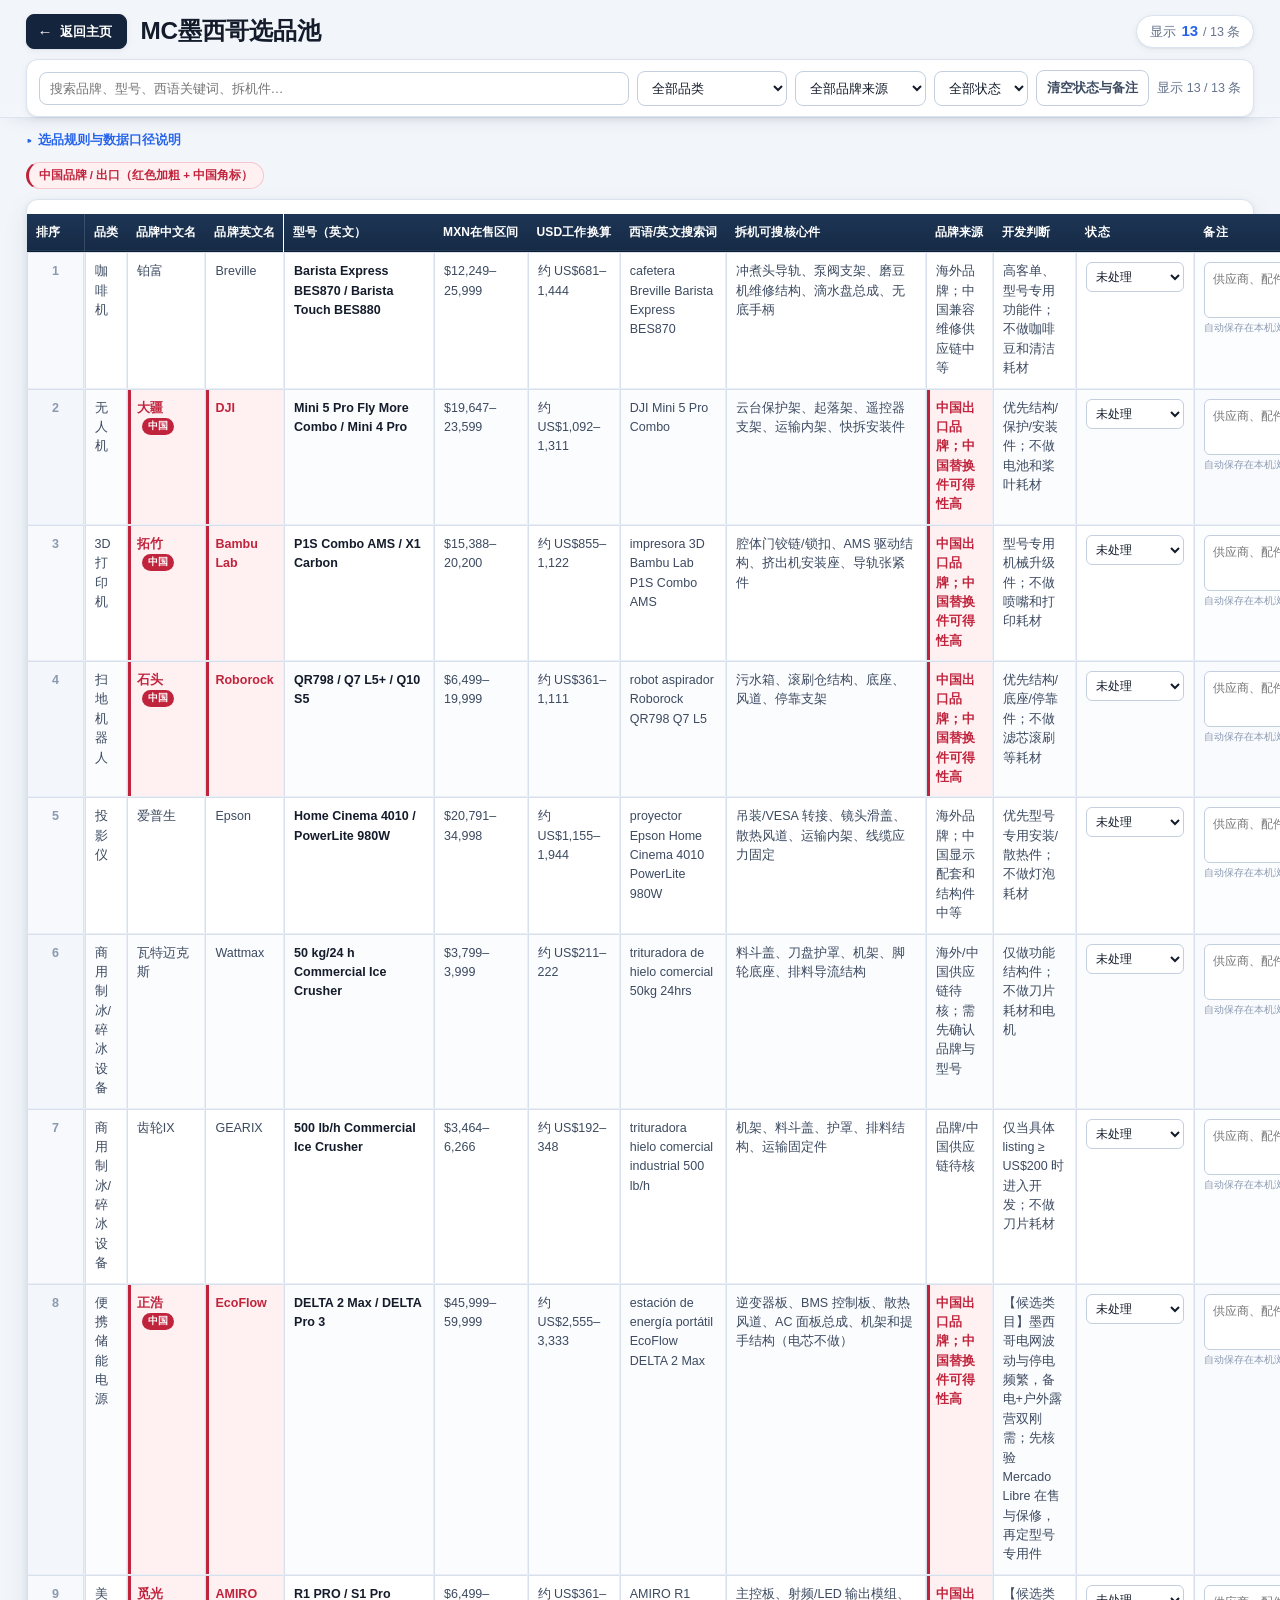
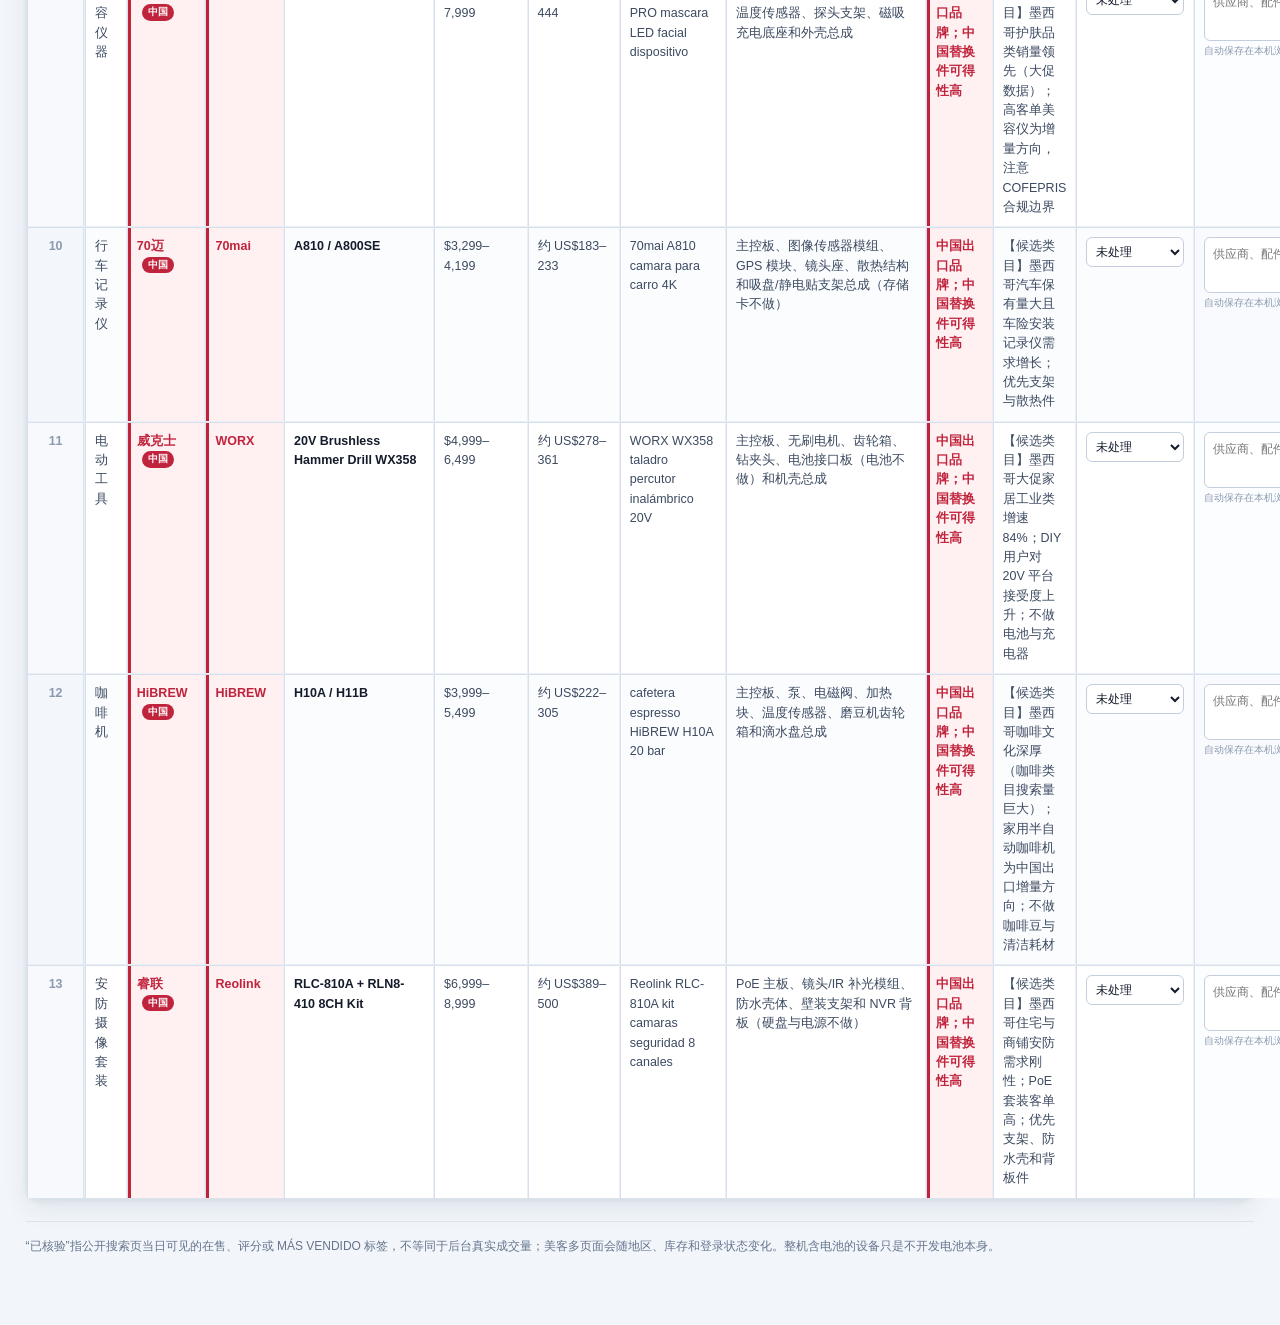
<file: MC墨西哥选品池.html>
<!doctype html><html lang="zh-CN"><head><meta charset="utf-8"><meta name="viewport" content="width=device-width,initial-scale=1"><title>MC墨西哥选品池</title>
<style>
:root{font-family:"Microsoft YaHei",Arial,sans-serif;color:#172033;background:#f4f7fb}
*{box-sizing:border-box}
body{margin:0;padding:24px}
h1{font-size:26px;margin:0 0 8px}
.note{color:#536176;line-height:1.65}
.legend{display:flex;gap:8px;flex-wrap:wrap;margin:14px 0}
.legend span{padding:5px 9px;border-radius:4px;font-size:12px;font-weight:700}
.ok{background:#dcfce7;color:#166534}
.wait{background:#fef3c7;color:#92400e}
.export{color:#b91c1c;font-weight:800}
.toolbar{display:flex;gap:9px;flex-wrap:wrap;background:#fff;border:1px solid #d7e0ec;padding:12px}
input,select,button{font:inherit;padding:8px;border:1px solid #b8c6d8;border-radius:5px}
table{border-collapse:collapse;width:100%;background:#fff;font-size:12.5px;margin-top:14px}
th{background:#132238;color:#fff;padding:9px;text-align:left;white-space:nowrap}
td{border:1px solid #d7e0ec;padding:8px;vertical-align:top;line-height:1.45}
.footer{color:#6b778a;font-size:12px;margin-top:16px}
</style>
<!--FINAL-UI-BEGIN-->
<link rel="icon" type="image/x-icon" href="[data-uri]">
<style id="final-ui">
/* ============================================================
   跨站选品池 · 共享 UI 样式层
   由 enhance_final_pools.ps1 内联注入到各子页面 head 末尾。
   注入锚点：FINAL-UI-ASSETS 注释，必须位于原始样式块的结束标签之后。

   注意：本文件内容会被原样内联进 style 元素，
   因此正文和注释中都不得出现 style 的结束标签字面量，
   否则样式表会在该处提前截断，后面所有规则全部失效。
   ============================================================ */

:root{
  --ink:#141c2b;
  --ink-soft:#3c4a60;
  --muted:#66748c;
  --faint:#8c9ab0;
  --line:#dbe3ee;
  --line-soft:#eaeff6;
  --navy:#14243c;
  --navy-2:#1e3a5f;
  --accent:#2563eb;
  --accent-soft:#eef4ff;
  --surface:#ffffff;
  --canvas:#f2f6fb;
  --ok:#0f7b52;
  --ok-bg:#e7f8f0;
  --warn:#9a6206;
  --warn-bg:#fff6e5;
  --drop:#b8213c;
  --drop-bg:#fdeef1;
  --cn:#c0243c;
  --cn-bg:#fff0f2;
  --radius:12px;
  --radius-sm:8px;
  --shadow-sm:0 1px 2px rgba(16,32,56,.06),0 2px 8px rgba(16,32,56,.05);
  --shadow-md:0 2px 6px rgba(16,32,56,.07),0 10px 26px rgba(16,32,56,.08);
  /* 由 pool-ui.js 实时测量写入，驱动表头 sticky 定位，避免与工具栏重叠 */
  --stack-h:120px;
  --rank-w:58px;
}

*{box-sizing:border-box}

html{scroll-padding-top:calc(var(--stack-h) + 16px)}

body{
  margin:0 auto;
  max-width:2200px;
  padding:0 clamp(12px,2vw,32px) 56px;
  background:var(--canvas);
  color:var(--ink);
  font-family:"Microsoft YaHei","PingFang SC",-apple-system,"Segoe UI",Arial,sans-serif;
  -webkit-font-smoothing:antialiased;
}

/* ---------- 顶部固定区：返回主页 + 标题 + 工具栏 ---------- */
/* .page-stack 整块 sticky，内部不再各自 sticky，从根上消除层叠打架 */
.page-stack{
  position:sticky;
  top:0;
  z-index:60;
  margin:0 calc(-1 * clamp(12px,2vw,32px));
  padding:0 clamp(12px,2vw,32px);
  background:linear-gradient(180deg,var(--canvas) 0,var(--canvas) 82%,rgba(242,246,251,.94) 100%);
  backdrop-filter:blur(10px);
  box-shadow:0 1px 0 var(--line),0 8px 20px -14px rgba(16,32,56,.28);
}

.page-bar{
  display:flex;
  align-items:center;
  gap:14px;
  flex-wrap:wrap;
  padding:14px 0 10px;
}

.home-link{
  display:inline-flex;
  align-items:center;
  gap:7px;
  flex:0 0 auto;
  background:var(--navy);
  color:#fff;
  text-decoration:none;
  border:1px solid var(--navy);
  border-radius:var(--radius-sm);
  padding:9px 14px 9px 11px;
  font-size:13px;
  font-weight:700;
  line-height:1;
  white-space:nowrap;
  box-shadow:var(--shadow-sm);
  transition:background .15s ease,transform .15s ease,box-shadow .15s ease;
}
.home-link:hover{background:var(--navy-2);border-color:var(--navy-2);transform:translateY(-1px);box-shadow:var(--shadow-md)}
.home-link:focus-visible{outline:3px solid rgba(37,99,235,.35);outline-offset:2px}
.home-link .arrow{font-size:15px;line-height:1}

.page-bar h1{
  margin:0;
  font-size:clamp(17px,1.9vw,25px);
  line-height:1.25;
  letter-spacing:-.01em;
  font-weight:800;
  color:var(--ink);
}

.page-bar .spacer{flex:1 1 auto}

.count-pill{
  flex:0 0 auto;
  display:inline-flex;
  align-items:baseline;
  gap:5px;
  background:var(--surface);
  border:1px solid var(--line);
  border-radius:999px;
  padding:6px 13px;
  font-size:12.5px;
  color:var(--muted);
  white-space:nowrap;
  box-shadow:var(--shadow-sm);
}
.count-pill b{font-size:15px;color:var(--accent);font-weight:800}

/* ---------- 折叠式说明 ---------- */
.page-intro{margin:0 0 10px}
.page-intro summary{
  cursor:pointer;
  display:inline-flex;
  align-items:center;
  gap:6px;
  font-size:12.5px;
  font-weight:700;
  color:var(--accent);
  list-style:none;
  padding:3px 0;
  user-select:none;
}
.page-intro summary::-webkit-details-marker{display:none}
.page-intro summary:before{content:"▸";transition:transform .18s ease;display:inline-block}
.page-intro[open] summary:before{transform:rotate(90deg)}
.page-intro .note{
  margin:8px 0 0;
  padding:13px 15px;
  background:var(--surface);
  border:1px solid var(--line);
  border-left:3px solid var(--accent);
  border-radius:var(--radius-sm);
  color:var(--ink-soft);
  font-size:13px;
  line-height:1.75;
  max-width:none;
}
.machine-note{
  margin:8px 0 0;
  color:var(--faint);
  font-size:11.5px;
  line-height:1.6;
}

/* ---------- 图例 ---------- */
.legend{display:flex;gap:7px;flex-wrap:wrap;margin:0 0 10px;align-items:center}
.legend span{
  padding:4px 10px;
  border-radius:999px;
  font-size:11.5px;
  font-weight:700;
  border:1px solid transparent;
  line-height:1.5;
}
.legend .p1,.legend .ok{background:var(--ok-bg);color:var(--ok);border-color:#bfe8d5}
.legend .p2{background:var(--accent-soft);color:#1d4ed8;border-color:#c9dcff}
.legend .p3,.legend .wait{background:var(--warn-bg);color:var(--warn);border-color:#f6dfb0}
.legend .export,.legend .export-cn{background:var(--cn-bg);color:var(--cn);border-color:#f6c6ce;border-left:3px solid var(--cn)}

/* ---------- 工具栏 ---------- */
.toolbar{
  display:flex;
  gap:8px;
  flex-wrap:wrap;
  align-items:center;
  background:var(--surface);
  border:1px solid var(--line);
  border-radius:var(--radius);
  padding:10px 12px;
  margin:0 0 12px;
  box-shadow:var(--shadow-sm);
  /* 关键：不再各自 sticky，由 .page-stack 统一承担 */
  position:static;
}
.toolbar input,.toolbar select,.toolbar button{
  font:inherit;
  font-size:13px;
  border:1px solid #c3cfdf;
  border-radius:var(--radius-sm);
  padding:8px 10px;
  background:#fff;
  color:var(--ink);
  transition:border-color .15s ease,box-shadow .15s ease,background .15s ease;
}
.toolbar input{min-width:min(320px,100%);flex:1 1 240px}
.toolbar select{cursor:pointer;background:#fff}
.toolbar input:hover,.toolbar select:hover{border-color:#9db0c9}
.toolbar input:focus,.toolbar select:focus,.toolbar button:focus{
  outline:none;
  border-color:var(--accent);
  box-shadow:0 0 0 3px rgba(37,99,235,.14);
}
.toolbar button{
  cursor:pointer;
  font-weight:700;
  background:var(--navy);
  color:#fff;
  border-color:var(--navy);
  white-space:nowrap;
}
.toolbar button:hover{background:var(--navy-2);border-color:var(--navy-2)}
.toolbar button.ghost{background:#fff;color:var(--ink-soft);border-color:#c3cfdf;font-weight:600}
.toolbar button.ghost:hover{background:var(--accent-soft);color:var(--accent);border-color:#a9c6f5}
.toolbar #count,.toolbar .count-inline{margin-left:auto;color:var(--muted);font-size:12.5px;white-space:nowrap}

/* ---------- 表格：双向冻结，严格 z-index 分层 ---------- */
.table-wrap{
  background:var(--surface);
  border:1px solid var(--line);
  border-radius:var(--radius);
  box-shadow:var(--shadow-md);
  overflow:visible;
}

table{
  border-collapse:separate;
  border-spacing:0;
  width:100%;
  background:var(--surface);
  font-size:12.5px;
  box-shadow:none;
}

/* z-index 分层约定（数字越大越靠前）：
   60  .page-stack（返回主页 + 工具栏）——永远压住表格
   32  thead th 首列（同时纵横冻结）
   30  thead th 其余列
   12  tbody td 首列（仅横向冻结）
   auto tbody 其余单元格                                   */
thead th{
  position:sticky;
  top:var(--stack-h);
  z-index:30;
  background:linear-gradient(180deg,#1d3555 0,#152a45 100%);
  color:#fff;
  padding:10px 9px;
  text-align:left;
  white-space:nowrap;
  font-weight:700;
  font-size:12px;
  letter-spacing:.01em;
  border-bottom:1px solid #0d1c30;
  box-shadow:inset 0 -1px 0 rgba(255,255,255,.07);
}
thead th:first-child{
  left:0;
  z-index:32;
  width:var(--rank-w);
  min-width:var(--rank-w);
  box-shadow:inset -1px 0 0 rgba(255,255,255,.14),inset 0 -1px 0 rgba(255,255,255,.07);
}

tbody td{
  border-bottom:1px solid var(--line-soft);
  border-right:1px solid var(--line-soft);
  padding:9px;
  vertical-align:top;
  line-height:1.55;
  color:var(--ink-soft);
}
tbody td:last-child{border-right:none}
tbody tr:last-child td{border-bottom:none}

/* 首列「排序」横向冻结，纵向不冻结，因此永远排在 thead 之后 */
tbody td:first-child{
  position:sticky;
  left:0;
  z-index:12;
  width:var(--rank-w);
  min-width:var(--rank-w);
  background:#f7f9fc;
  color:var(--faint);
  font-variant-numeric:tabular-nums;
  font-weight:700;
  text-align:center;
  box-shadow:inset -1px 0 0 var(--line);
}

tbody tr:nth-child(even) td{background:#fbfcfe}
tbody tr:nth-child(even) td:first-child{background:#f3f6fa}
tbody tr:hover td{background:#eff6ff}
tbody tr:hover td:first-child{background:#e3edfb}

/* 状态着色，优先级高于斑马纹与 hover */
tbody tr.status-mastered td{background:var(--ok-bg)!important}
tbody tr.status-mastered td:first-child{background:#d7f2e5!important;color:var(--ok)}
tbody tr.status-drop td{background:var(--drop-bg)!important;opacity:.72}
tbody tr.status-drop td:first-child{background:#f9dbe1!important;color:var(--drop)}
tbody tr.status-pending td{background:var(--warn-bg)!important}
tbody tr.status-pending td:first-child{background:#fdecca!important;color:var(--warn)}

/* ---------- 单元格语义样式 ---------- */
.tag{font-weight:700;color:var(--ink)}
.model-cell{font-weight:700;color:var(--ink);min-width:150px}
.parts-cell{min-width:200px;max-width:330px}
.signal-cell{min-width:170px;max-width:300px}

.priority-P1,.ok-text,.price-good,.us-high{color:var(--ok);font-weight:700}
.priority-P2{color:#1d4ed8;font-weight:700}
.priority-P3,.wait-text,.price-check,.us-review{color:var(--warn);font-weight:700}
.us-niche{color:#6d28d9;font-weight:700}

/* ---------- 中国品牌 / 出口标识（要求 5：保持明显标识） ---------- */
.brand-export,.export,.export-cn{
  color:var(--cn)!important;
  font-weight:800;
}
td.brand-export,td.export,td.export-cn{
  background:var(--cn-bg)!important;
  box-shadow:inset 3px 0 0 var(--cn);
}
tbody tr:hover td.brand-export,tbody tr:hover td.export,tbody tr:hover td.export-cn{background:#ffe4e9!important}
.cn-badge{
  display:inline-flex;
  align-items:center;
  gap:3px;
  margin-left:5px;
  padding:1px 6px;
  border-radius:999px;
  background:var(--cn);
  color:#fff;
  font-size:9.5px;
  font-weight:800;
  letter-spacing:.03em;
  vertical-align:2px;
  white-space:nowrap;
}

/* ---------- 状态列 + 备注列 ---------- */
.cell-status{min-width:104px}
.cell-status select{
  width:98px;
  font:inherit;
  font-size:12px;
  padding:6px 5px;
  border:1px solid #c3cfdf;
  border-radius:6px;
  background:#fff;
  color:var(--ink);
  cursor:pointer;
}
.cell-status select:focus{outline:none;border-color:var(--accent);box-shadow:0 0 0 3px rgba(37,99,235,.14)}

.cell-note{min-width:212px;background:#fcfdff}
tbody tr:nth-child(even) td.cell-note{background:#f8fafd}
.note-input{
  display:block;
  width:200px;
  min-height:56px;
  resize:vertical;
  border:1px solid #c3cfdf;
  border-radius:6px;
  padding:7px 8px;
  font:inherit;
  font-size:12px;
  line-height:1.5;
  color:var(--ink);
  background:#fff;
}
.note-input:focus{outline:none;border-color:var(--accent);box-shadow:0 0 0 3px rgba(37,99,235,.14)}
.note-input.is-saved{border-color:#7fc9a6;box-shadow:0 0 0 3px rgba(15,123,82,.12)}
.note-hint{display:block;margin-top:3px;color:var(--faint);font-size:10px;line-height:1.4}

/* ---------- 推荐卡片区 ---------- */
.recommendations{margin-top:30px}
.recommendations h2{font-size:19px;margin:0 0 5px;letter-spacing:-.01em}
.recommendations .sub{color:var(--muted);margin:0 0 14px;font-size:13px}
.rec-grid{display:grid;grid-template-columns:repeat(auto-fill,minmax(290px,1fr));gap:12px}
.rec{
  background:var(--surface);
  border:1px solid var(--line);
  border-left:3px solid var(--accent);
  border-radius:var(--radius-sm);
  padding:14px;
  box-shadow:var(--shadow-sm);
  transition:transform .15s ease,box-shadow .15s ease;
}
.rec:hover{transform:translateY(-2px);box-shadow:var(--shadow-md)}
.rec h3{font-size:14.5px;margin:0 0 7px;color:var(--ink)}
.rec p{margin:5px 0;line-height:1.65;color:var(--ink-soft);font-size:12.5px}
.rec .season{
  display:inline-block;
  background:var(--accent-soft);
  color:#1d4ed8;
  font-weight:700;
  font-size:11px;
  padding:2px 8px;
  border-radius:999px;
  margin-bottom:7px;
}

/* ---------- 页脚 ---------- */
.footer{
  margin-top:22px;
  padding-top:14px;
  border-top:1px solid var(--line);
  color:var(--muted);
  font-size:12px;
  line-height:1.75;
}

.empty-row td{
  text-align:center!important;
  padding:40px 12px!important;
  color:var(--faint)!important;
  font-size:13px;
  background:#fff!important;
}

/* ---------- 窄屏 ---------- */
@media (max-width:900px){
  .page-bar{gap:9px;padding:11px 0 8px}
  .page-bar h1{font-size:16px;width:100%;order:3}
  .toolbar input{flex:1 1 100%}
  .count-pill{order:2}
  tbody td:first-child,thead th:first-child{position:static;box-shadow:none}
}

@media print{
  .page-stack,.toolbar,.machine-note{position:static;box-shadow:none}
  .note-input{border:none}
}
</style>
<script id="final-ui-js">
/* ============================================================
   跨站选品池 · 共享行为层  (window.PoolUI)
   由 enhance_final_pools.ps1 内联注入到各子页面 </body> 之前。
   注入锚点：<!--FINAL-UI-JS-->

   设计要点（对应四条验收标准）：
   1. 表头与排序列不重叠
      顶部「返回主页 + 标题 + 工具栏」合并为单一 sticky 容器 .page-stack，
      其真实高度由 ResizeObserver 写入 --stack-h，thead th 以该值做 top 偏移。
      z-index 严格分层：page-stack 60 > thead 首列 32 > thead 其余 30 > tbody 首列 12。
   2. 返回主页按钮始终可见
      按钮位于 .page-stack 内，随页面滚动常驻；颜色全部为字面量，
      不依赖任何可能失效的 CSS 变量回退。
   3. 筛选后状态与备注不串行
      状态与备注不再由脚本事后追加单元格，而是由各页 render() 依据
      内容派生 ID（品类|品牌英文名|型号）从同一 store 直接渲染，
      与行序、筛选结果、DOM 位置完全解耦。
   4. 刷新后状态与备注仍保留
      单一 localStorage 键 pool-ui-v2::<pageKey> 保存 {s:状态, n:备注}，
      并自动迁移旧版本键（含旧 enhance 指纹键）。
   ============================================================ */

(function (global) {
  'use strict';

  var STORE_PREFIX = 'pool-ui-v2::';
  var STATUSES = ['未处理', '掌握了', '不做', '待定'];
  var STATUS_CLASS = {
    '掌握了': 'status-mastered',
    '不做': 'status-drop',
    '待定': 'status-pending'
  };

  function esc(v) {
    return String(v == null ? '' : v).replace(/[&<>"']/g, function (m) {
      return { '&': '&amp;', '<': '&lt;', '>': '&gt;', '"': '&quot;', "'": '&#39;' }[m];
    });
  }

  function readJSON(key) {
    try {
      var raw = localStorage.getItem(key);
      if (!raw) return null;
      var v = JSON.parse(raw);
      return (v && typeof v === 'object') ? v : null;
    } catch (e) { return null; }
  }

  /* ---------------- 状态 / 备注 存储 ---------------- */

  function Store(pageKey, legacyKeys) {
    this.key = STORE_PREFIX + pageKey;
    this.data = readJSON(this.key) || {};
    this._migrate(pageKey, legacyKeys || []);
  }

  Store.prototype._migrate = function (pageKey, legacyKeys) {
    var self = this;
    var touched = false;

    function absorb(id, status, note) {
      if (!id) return;
      var cur = self.data[id] || {};
      // 已有的新版数据优先，旧数据只补空缺，避免迁移覆盖用户最新标记
      if (status && STATUSES.indexOf(status) >= 0 && status !== '未处理' && !cur.s) {
        cur.s = status; touched = true;
      }
      if (note && !cur.n) { cur.n = note; touched = true; }
      if (cur.s || cur.n) self.data[id] = cur;
    }

    // 旧版：各页自带的 state，值为状态字符串
    legacyKeys.forEach(function (k) {
      var old = readJSON(k);
      if (!old) return;
      Object.keys(old).forEach(function (id) {
        var v = old[id];
        if (typeof v === 'string') absorb(id, v, '');
        else if (v && typeof v === 'object') absorb(id, v.status || v.s, v.note || v.n);
      });
    });

    // 旧版：enhance_final_pools 注入的指纹键 final-pool-memory-v1-<page>-<hash>
    try {
      var prefix = 'final-pool-memory-v1-' + pageKey + '-';
      for (var i = 0; i < localStorage.length; i++) {
        var k = localStorage.key(i);
        if (!k || k.indexOf(prefix) !== 0) continue;
        var mem = readJSON(k);
        if (!mem) continue;
        Object.keys(mem).forEach(function (rawId) {
          var v = mem[rawId] || {};
          // 旧指纹键的 ID 可能是 "page|rank|model" 形式，取末段型号做后备匹配
          var parts = String(rawId).split('|');
          var id = parts.length > 2 ? parts[parts.length - 1] : rawId;
          absorb(id, v.status, v.note);
        });
      }
    } catch (e) { /* localStorage 不可用时静默跳过 */ }

    if (touched) this.save();
  };

  Store.prototype.save = function () {
    try { localStorage.setItem(this.key, JSON.stringify(this.data)); return true; }
    catch (e) { return false; }
  };

  Store.prototype.status = function (id) {
    var r = this.data[id];
    return (r && r.s) || '未处理';
  };

  Store.prototype.note = function (id) {
    var r = this.data[id];
    return (r && r.n) || '';
  };

  Store.prototype.setStatus = function (id, value) {
    var r = this.data[id] || (this.data[id] = {});
    if (value && value !== '未处理') r.s = value; else delete r.s;
    if (!r.s && !r.n) delete this.data[id];
    return this.save();
  };

  Store.prototype.setNote = function (id, value) {
    var r = this.data[id] || (this.data[id] = {});
    if (value) r.n = value; else delete r.n;
    if (!r.s && !r.n) delete this.data[id];
    return this.save();
  };

  Store.prototype.clear = function (legacyKeys) {
    this.data = {};
    try {
      localStorage.removeItem(this.key);
      (legacyKeys || []).forEach(function (k) { localStorage.removeItem(k); });
    } catch (e) { /* 忽略 */ }
  };

  Store.prototype.marked = function () {
    var n = 0, d = this.data;
    for (var k in d) if (d[k] && (d[k].s || d[k].n)) n++;
    return n;
  };

  /* ---------------- 单元格 HTML ---------------- */

  function statusCellHtml(id, status) {
    var out = '<td class="cell-status"><select data-row-id="' + esc(id) + '" aria-label="开发状态">';
    for (var i = 0; i < STATUSES.length; i++) {
      var s = STATUSES[i];
      out += '<option value="' + s + '"' + (s === status ? ' selected' : '') + '>' + s + '</option>';
    }
    return out + '</select></td>';
  }

  function noteCellHtml(id, note) {
    return '<td class="cell-note">' +
      '<textarea class="note-input" data-row-id="' + esc(id) + '" rows="2" ' +
      'placeholder="供应商、配件词、核验结果…" aria-label="备注">' + esc(note) + '</textarea>' +
      '<span class="note-hint">自动保存在本机浏览器</span></td>';
  }

  function rowClass(status) { return STATUS_CLASS[status] || ''; }

  /* ---------------- 顶部固定区 ---------------- */

  function mountChrome(opts) {
    opts = opts || {};
    var h1 = document.querySelector('h1');
    var toolbar = document.querySelector('.toolbar');
    if (!h1) return null;

    var stack = document.createElement('div');
    stack.className = 'page-stack';

    var bar = document.createElement('div');
    bar.className = 'page-bar';

    var home = document.createElement('a');
    home.className = 'home-link';
    home.href = opts.home || 'index.html';
    home.innerHTML = '<span class="arrow" aria-hidden="true">←</span><span>返回主页</span>';
    home.title = '返回跨站选品池目录';

    var parent = h1.parentNode;
    parent.insertBefore(stack, h1);
    bar.appendChild(home);
    bar.appendChild(h1);

    var spacer = document.createElement('div');
    spacer.className = 'spacer';
    bar.appendChild(spacer);

    var pill = document.createElement('span');
    pill.className = 'count-pill';
    pill.id = 'countPill';
    bar.appendChild(pill);

    stack.appendChild(bar);
    if (toolbar) stack.appendChild(toolbar);

    // 说明文字折叠，避免长段文字把工具栏推出视口
    var note = document.querySelector('body > .note, .page-stack ~ .note');
    if (!note) note = document.querySelector('p.note');
    if (note && note.parentNode) {
      var details = document.createElement('details');
      details.className = 'page-intro';
      var summary = document.createElement('summary');
      summary.textContent = '选品规则与数据口径说明';
      details.appendChild(summary);
      note.parentNode.insertBefore(details, note);
      details.appendChild(note);

      var machine = document.createElement('p');
      machine.className = 'machine-note';
      machine.textContent = '本机记忆已启用：「状态」与「备注」按内容标识保存在当前浏览器本地存储，'
        + '筛选、排序和刷新都不会串行或丢失；不会上传网络，换浏览器或清除站点数据后需重新标记。';
      note.parentNode.appendChild(machine);
    }

    // 用真实高度驱动表头偏移，工具栏换行时自动跟随
    var root = document.documentElement;
    var apply = function () {
      var h = Math.round(stack.getBoundingClientRect().height);
      if (h > 0) root.style.setProperty('--stack-h', h + 'px');
    };
    apply();
    if (global.ResizeObserver) new ResizeObserver(apply).observe(stack);
    global.addEventListener('resize', apply);
    global.addEventListener('load', apply);
    if (document.fonts && document.fonts.ready) document.fonts.ready.then(apply);

    return { stack: stack, home: home, pill: pill };
  }

  /* ---------------- 表格事件委托 ---------------- */

  /* 关键：状态变更只改当前行的 class，不触发整表 render()。
     否则 innerHTML 重建会销毁正在输入的 textarea，造成「备注串行/丢失」。 */
  function bindTable(tbody, store, hooks) {
    if (!tbody) return;
    hooks = hooks || {};

    tbody.addEventListener('change', function (ev) {
      var sel = ev.target;
      if (!sel || sel.tagName !== 'SELECT' || !sel.dataset.rowId) return;
      var id = sel.dataset.rowId;
      store.setStatus(id, sel.value);
      var tr = sel.closest('tr');
      if (tr) {
        tr.classList.remove('status-mastered', 'status-drop', 'status-pending');
        var cls = rowClass(sel.value);
        if (cls) tr.classList.add(cls);
      }
      if (hooks.onStatus) hooks.onStatus(id, sel.value, tr);
    });

    var timers = {};
    tbody.addEventListener('input', function (ev) {
      var ta = ev.target;
      if (!ta || !ta.classList.contains('note-input') || !ta.dataset.rowId) return;
      var id = ta.dataset.rowId;
      clearTimeout(timers[id]);
      timers[id] = setTimeout(function () {
        store.setNote(id, ta.value);
        ta.classList.add('is-saved');
        setTimeout(function () { ta.classList.remove('is-saved'); }, 700);
        if (hooks.onNote) hooks.onNote(id, ta.value);
      }, 220);
    });

    // 失焦立即落盘，避免防抖窗口内关闭页面
    tbody.addEventListener('focusout', function (ev) {
      var ta = ev.target;
      if (!ta || !ta.classList.contains('note-input') || !ta.dataset.rowId) return;
      clearTimeout(timers[ta.dataset.rowId]);
      store.setNote(ta.dataset.rowId, ta.value);
      if (hooks.onNote) hooks.onNote(ta.dataset.rowId, ta.value);
    });
  }

  /* 筛选造成整表重绘时，保留输入焦点与光标位置 */
  function withFocusKept(fn) {
    var el = document.activeElement;
    var keep = null;
    if (el && el.classList && el.classList.contains('note-input')) {
      keep = { id: el.dataset.rowId, start: el.selectionStart, end: el.selectionEnd };
    }
    fn();
    if (!keep) return;
    var next = document.querySelector('.note-input[data-row-id="' + (global.CSS && CSS.escape ? CSS.escape(keep.id) : keep.id) + '"]');
    if (!next) return;
    try { next.focus({ preventScroll: true }); next.setSelectionRange(keep.start, keep.end); } catch (e) { }
  }

  function setCount(shown, total, marked) {
    var pill = document.getElementById('countPill');
    var txt = '显示 <b>' + shown + '</b> / ' + total + ' 条';
    if (typeof marked === 'number' && marked > 0) txt += ' · 已标记 ' + marked;
    if (pill) pill.innerHTML = txt;
    var legacy = document.getElementById('count');
    if (legacy) legacy.textContent = '显示 ' + shown + ' / ' + total + ' 条';
  }

  function cnBadge() { return '<span class="cn-badge">中国</span>'; }

  global.PoolUI = {
    STATUSES: STATUSES,
    esc: esc,
    Store: Store,
    statusCellHtml: statusCellHtml,
    noteCellHtml: noteCellHtml,
    rowClass: rowClass,
    mountChrome: mountChrome,
    bindTable: bindTable,
    withFocusKept: withFocusKept,
    setCount: setCount,
    cnBadge: cnBadge
  };
})(window);
</script>
<!--FINAL-UI-END-->
</head><body>
<h1>MC墨西哥选品池</h1>
<p class="note">更新日期：2026-09-10。主表按 Mercado Libre México 公开搜索页制作，保留页面有在售 / 评分 / “MÁS VENDIDO” 信号，且中国能找到型号专用功能替换件或改装件的方向。MXN→USD 仅按 18 MXN = US$1 的工作汇率折算，发布前按当天汇率复核。墨西哥站不设置美国站 200 美元门槛，但工作换算低于 US$150 的整机按低价抛货剔除。已排除耗材、电池、电源适配器、纯装饰件和低价抛货。</p>
<div class="legend"><span class="export">中国品牌 / 出口（红色加粗 + 中国角标）</span></div>
<div class="toolbar">
<input id="search" placeholder="搜索品牌、型号、西语关键词、拆机件…">
<select id="category"><option value="">全部品类</option></select>
<select id="source"><option value="">全部品牌来源</option><option value="中国">中国品牌 / 出口</option><option value="海外">海外品牌</option></select>
<select id="statusFilter"><option value="">全部状态</option><option value="未处理">未处理</option><option value="掌握了">掌握了</option><option value="不做">不做</option><option value="待定">待定</option></select>
<button id="resetStatus" class="ghost" type="button">清空状态与备注</button>
<span id="count"></span>
</div>
<div class="table-wrap"><table id="grid"><thead><tr>
<th>排序</th><th>品类</th><th>品牌中文名</th><th>品牌英文名</th><th>型号（英文）</th>
        <th>MXN在售区间</th><th>USD工作换算</th><th>西语/英文搜索词</th>
        <th>拆机可搜核心件</th><th>品牌来源</th><th>开发判断</th><th>状态</th><th>备注</th>
</tr></thead><tbody></tbody></table></div>
<p class="footer">“已核验”指公开搜索页当日可见的在售、评分或 MÁS VENDIDO 标签，不等同于后台真实成交量；美客多页面会随地区、库存和登录状态变化。整机含电池的设备只是不开发电池本身。</p>
<script>
const data=[{"category":"咖啡机","brandCn":"铂富","brandEn":"Breville","model":"Barista Express BES870 / Barista Touch BES880","mxn":"$12,249–25,999","usd":"约 US$681–1,444","search":"cafetera Breville Barista Express BES870","parts":"冲煮头导轨、泵阀支架、磨豆机维修结构、滴水盘总成、无底手柄","source":"海外品牌；中国兼容维修供应链中等","fit":"高客单、型号专用功能件；不做咖啡豆和清洁耗材","rank":1},{"category":"无人机","brandCn":"大疆","brandEn":"DJI","model":"Mini 5 Pro Fly More Combo / Mini 4 Pro","mxn":"$19,647–23,599","usd":"约 US$1,092–1,311","search":"DJI Mini 5 Pro Combo","parts":"云台保护架、起落架、遥控器支架、运输内架、快拆安装件","source":"中国出口品牌；中国替换件可得性高","fit":"优先结构/保护/安装件；不做电池和桨叶耗材","rank":2},{"category":"3D打印机","brandCn":"拓竹","brandEn":"Bambu Lab","model":"P1S Combo AMS / X1 Carbon","mxn":"$15,388–20,200","usd":"约 US$855–1,122","search":"impresora 3D Bambu Lab P1S Combo AMS","parts":"腔体门铰链/锁扣、AMS 驱动结构、挤出机安装座、导轨张紧件","source":"中国出口品牌；中国替换件可得性高","fit":"型号专用机械升级件；不做喷嘴和打印耗材","rank":3},{"category":"扫地机器人","brandCn":"石头","brandEn":"Roborock","model":"QR798 / Q7 L5+ / Q10 S5","mxn":"$6,499–19,999","usd":"约 US$361–1,111","search":"robot aspirador Roborock QR798 Q7 L5","parts":"污水箱、滚刷仓结构、底座、风道、停靠支架","source":"中国出口品牌；中国替换件可得性高","fit":"优先结构/底座/停靠件；不做滤芯滚刷等耗材","rank":4},{"category":"投影仪","brandCn":"爱普生","brandEn":"Epson","model":"Home Cinema 4010 / PowerLite 980W","mxn":"$20,791–34,998","usd":"约 US$1,155–1,944","search":"proyector Epson Home Cinema 4010 PowerLite 980W","parts":"吊装/VESA 转接、镜头滑盖、散热风道、运输内架、线缆应力固定","source":"海外品牌；中国显示配套和结构件中等","fit":"优先型号专用安装/散热件；不做灯泡耗材","rank":5},{"category":"商用制冰/碎冰设备","brandCn":"瓦特迈克斯","brandEn":"Wattmax","model":"50 kg/24 h Commercial Ice Crusher","mxn":"$3,799–3,999","usd":"约 US$211–222","search":"trituradora de hielo comercial 50kg 24hrs","parts":"料斗盖、刀盘护罩、机架、脚轮底座、排料导流结构","source":"海外/中国供应链待核；需先确认品牌与型号","fit":"仅做功能结构件；不做刀片耗材和电机","rank":6},{"category":"商用制冰/碎冰设备","brandCn":"齿轮IX","brandEn":"GEARIX","model":"500 lb/h Commercial Ice Crusher","mxn":"$3,464–6,266","usd":"约 US$192–348","search":"trituradora hielo comercial industrial 500 lb/h","parts":"机架、料斗盖、护罩、排料结构、运输固定件","source":"品牌/中国供应链待核","fit":"仅当具体 listing ≥ US$200 时进入开发；不做刀片耗材","rank":7},{"category":"便携储能电源","brandCn":"正浩","brandEn":"EcoFlow","model":"DELTA 2 Max / DELTA Pro 3","mxn":"$45,999–59,999","usd":"约 US$2,555–3,333","search":"estación de energía portátil EcoFlow DELTA 2 Max","parts":"逆变器板、BMS 控制板、散热风道、AC 面板总成、机架和提手结构（电芯不做）","source":"中国出口品牌；中国替换件可得性高","fit":"【候选类目】墨西哥电网波动与停电频繁，备电+户外露营双刚需；先核验 Mercado Libre 在售与保修，再定型号专用件","rank":8},{"category":"美容仪器","brandCn":"觅光","brandEn":"AMIRO","model":"R1 PRO / S1 Pro","mxn":"$6,499–7,999","usd":"约 US$361–444","search":"AMIRO R1 PRO mascara LED facial dispositivo","parts":"主控板、射频/LED 输出模组、温度传感器、探头支架、磁吸充电底座和外壳总成","source":"中国出口品牌；中国替换件可得性高","fit":"【候选类目】墨西哥护肤品类销量领先（大促数据）；高客单美容仪为增量方向，注意 COFEPRIS 合规边界","rank":9},{"category":"行车记录仪","brandCn":"70迈","brandEn":"70mai","model":"A810 / A800SE","mxn":"$3,299–4,199","usd":"约 US$183–233","search":"70mai A810 camara para carro 4K","parts":"主控板、图像传感器模组、GPS 模块、镜头座、散热结构和吸盘/静电贴支架总成（存储卡不做）","source":"中国出口品牌；中国替换件可得性高","fit":"【候选类目】墨西哥汽车保有量大且车险安装记录仪需求增长；优先支架与散热件","rank":10},{"category":"电动工具","brandCn":"威克士","brandEn":"WORX","model":"20V Brushless Hammer Drill WX358","mxn":"$4,999–6,499","usd":"约 US$278–361","search":"WORX WX358 taladro percutor inalámbrico 20V","parts":"主控板、无刷电机、齿轮箱、钻夹头、电池接口板（电池不做）和机壳总成","source":"中国出口品牌；中国替换件可得性高","fit":"【候选类目】墨西哥大促家居工业类增速84%；DIY 用户对 20V 平台接受度上升；不做电池与充电器","rank":11},{"category":"咖啡机","brandCn":"HiBREW","brandEn":"HiBREW","model":"H10A / H11B","mxn":"$3,999–5,499","usd":"约 US$222–305","search":"cafetera espresso HiBREW H10A 20 bar","parts":"主控板、泵、电磁阀、加热块、温度传感器、磨豆机齿轮箱和滴水盘总成","source":"中国出口品牌；中国替换件可得性高","fit":"【候选类目】墨西哥咖啡文化深厚（咖啡类目搜索量巨大）；家用半自动咖啡机为中国出口增量方向；不做咖啡豆与清洁耗材","rank":12},{"category":"安防摄像套装","brandCn":"睿联","brandEn":"Reolink","model":"RLC-810A + RLN8-410 8CH Kit","mxn":"$6,999–8,999","usd":"约 US$389–500","search":"Reolink RLC-810A kit camaras seguridad 8 canales","parts":"PoE 主板、镜头/IR 补光模组、防水壳体、壁装支架和 NVR 背板（硬盘与电源不做）","source":"中国出口品牌；中国替换件可得性高","fit":"【候选类目】墨西哥住宅与商铺安防需求刚性；PoE 套装客单高；优先支架、防水壳和背板件","rank":13}];
const PAGE_KEY='mexico-mercadolibre';
const store=new PoolUI.Store(PAGE_KEY,[]);
const esc=PoolUI.esc;
const el=id=>document.getElementById(id);
const search=el('search'),category=el('category'),source=el('source'),statusFilter=el('statusFilter');
const tbody=document.querySelector('#grid tbody');
function idOf(r){return [r.category,r.brandEn,r.model].join('|')}

function isCn(r){return /^中国/.test(String(r.source))}
PoolUI.mountChrome({home:'index.html'});
const cats=[...new Set(data.map(r=>r.category))].sort((a,b)=>a.localeCompare(b,'zh-CN'));
category.innerHTML+=cats.map(c=>'<option value="'+esc(c)+'">'+esc(c)+'</option>').join('');
function render(){
  const q=search.value.trim().toLowerCase(),c=category.value,src=source.value,sf=statusFilter.value;
  const out=data.filter(r=>{
    const st=store.status(idOf(r));
    const cn=isCn(r);
    return (!q||Object.values(r).some(v=>String(v).toLowerCase().includes(q)))
      &&(!c||r.category===c)
      &&(!src||(src==='中国'?cn:!cn))&&(!sf||st===sf);
  });
  tbody.innerHTML=out.length?out.map(r=>{
    const id=idOf(r),st=store.status(id),cn=isCn(r),bc=cn?' class="brand-export"':'',badge=cn?PoolUI.cnBadge():'';
    return '<tr class="'+PoolUI.rowClass(st)+'">'
      +'<td>'+esc(r.rank)+'</td>'
      +'<td>'+esc(r.category)+'</td>'
      +'<td'+bc+'>'+esc(r.brandCn)+badge+'</td>'
      +'<td'+bc+'>'+esc(r.brandEn)+'</td>'
      +'<td class="model-cell">'+esc(r.model)+'</td>'
      +'<td>'+esc(r.mxn)+'</td>'
      +'<td>'+esc(r.usd)+'</td>'
      +'<td>'+esc(r.search)+'</td>'
      +'<td class="parts-cell">'+esc(r.parts)+'</td>'
      +'<td'+bc+'>'+esc(r.source)+'</td>'
      +'<td>'+esc(r.fit)+'</td>'
      +PoolUI.statusCellHtml(id,st)
      +PoolUI.noteCellHtml(id,store.note(id))
      +'</tr>';
  }).join(''):'<tr class="empty-row"><td colspan="13">没有符合当前筛选条件的记录</td></tr>';
  PoolUI.setCount(out.length,data.length,store.marked());
}
function refilter(){PoolUI.withFocusKept(render)}
PoolUI.bindTable(tbody,store,{onStatus:()=>{PoolUI.setCount(document.querySelectorAll('#grid tbody tr:not(.empty-row)').length,data.length,store.marked());if(statusFilter.value)refilter()},onNote:()=>PoolUI.setCount(document.querySelectorAll('#grid tbody tr:not(.empty-row)').length,data.length,store.marked())});
[search].forEach(x=>x.addEventListener('input',refilter));
[category,source,statusFilter].forEach(x=>x.addEventListener('change',refilter));
el('resetStatus').addEventListener('click',()=>{if(!confirm('清空本页所有状态与备注？该操作不可撤销。'))return;store.clear([]);search.value='';category.value='';source.value='';statusFilter.value='';render()});
render();
</script>
</body></html>
</file>
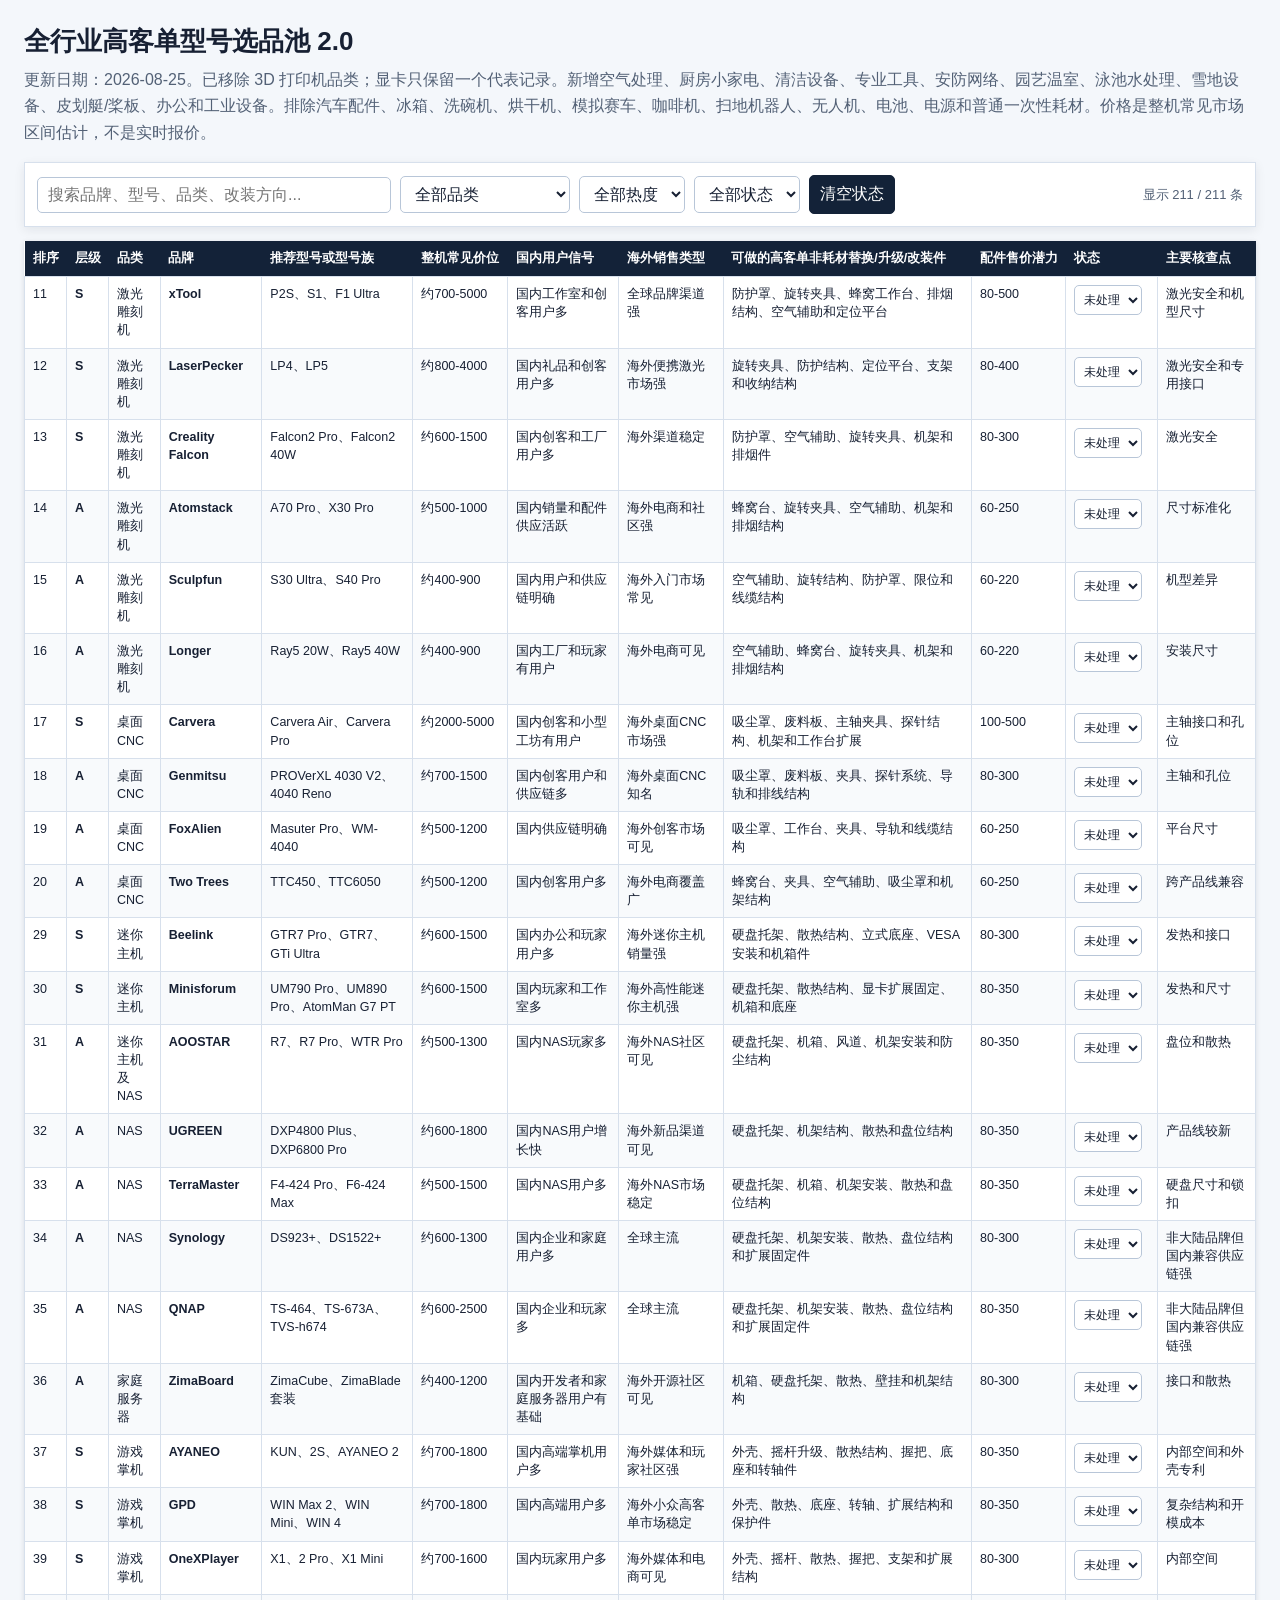
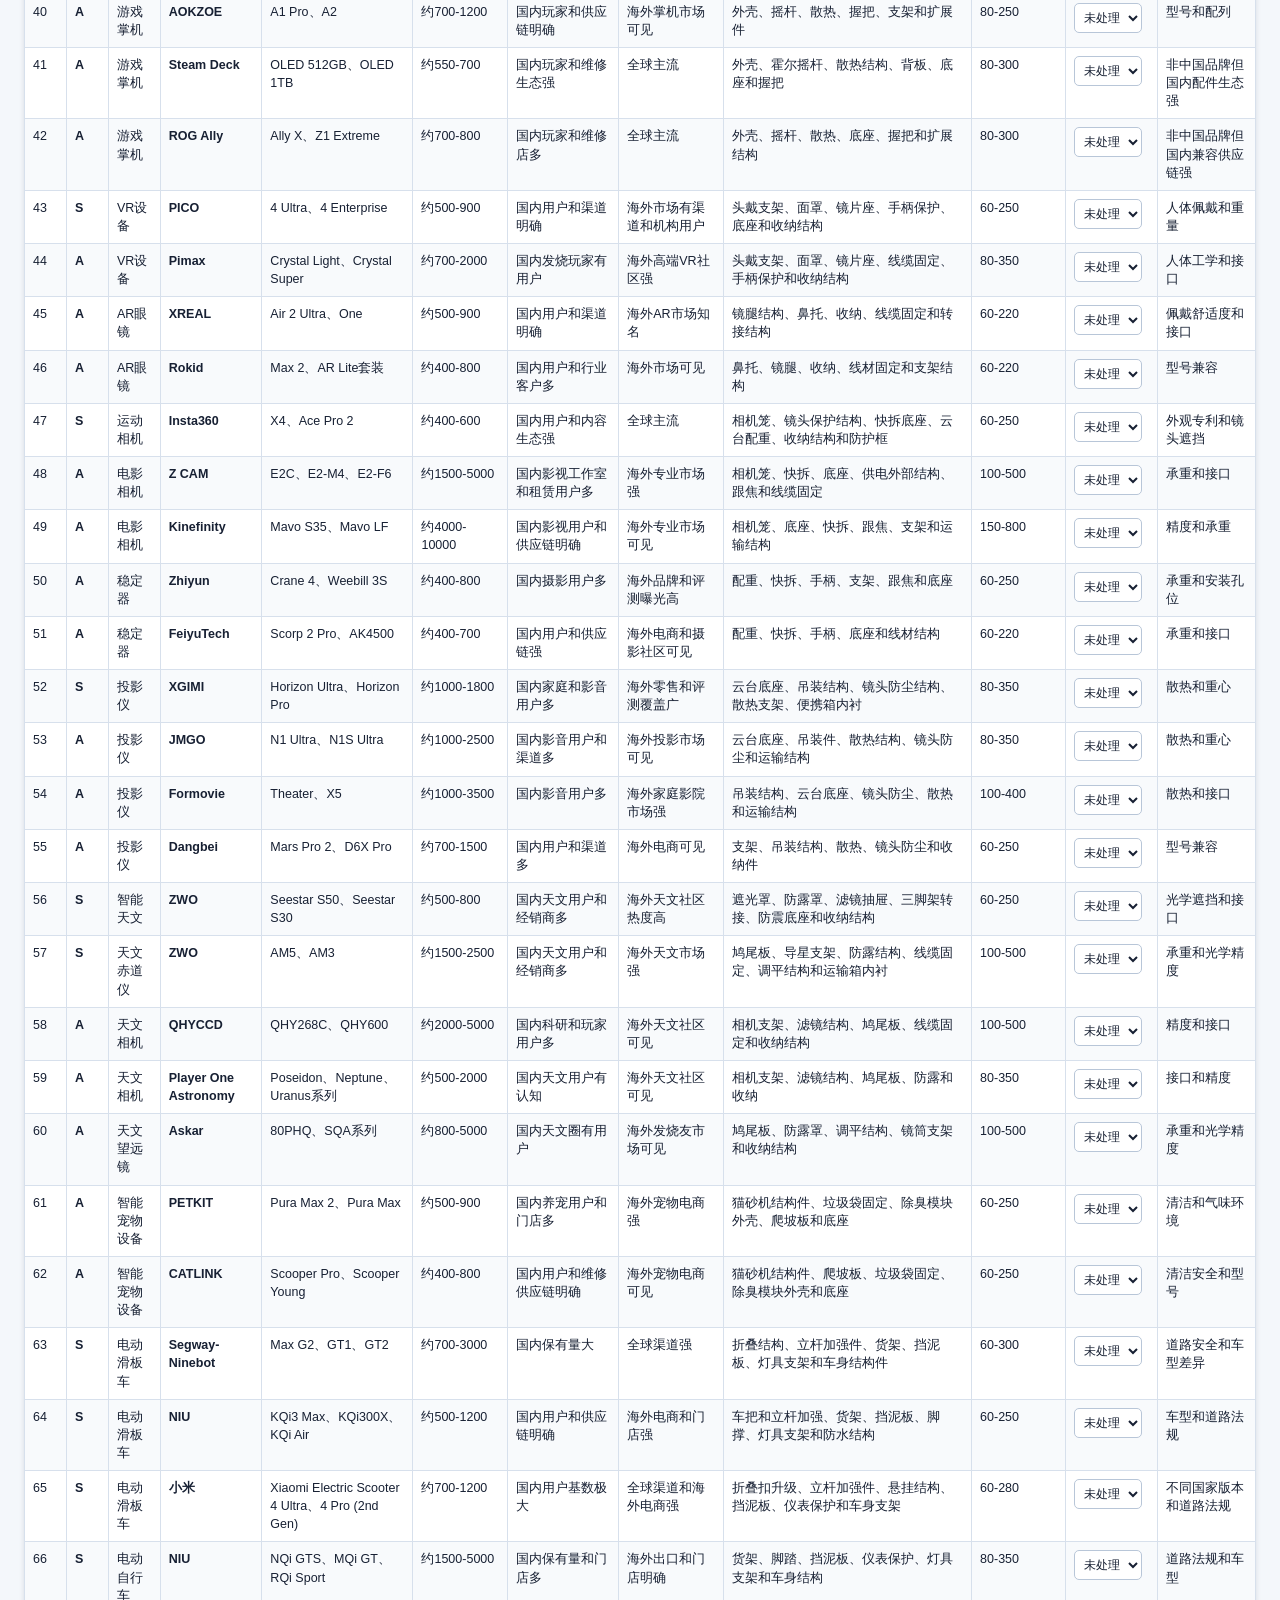
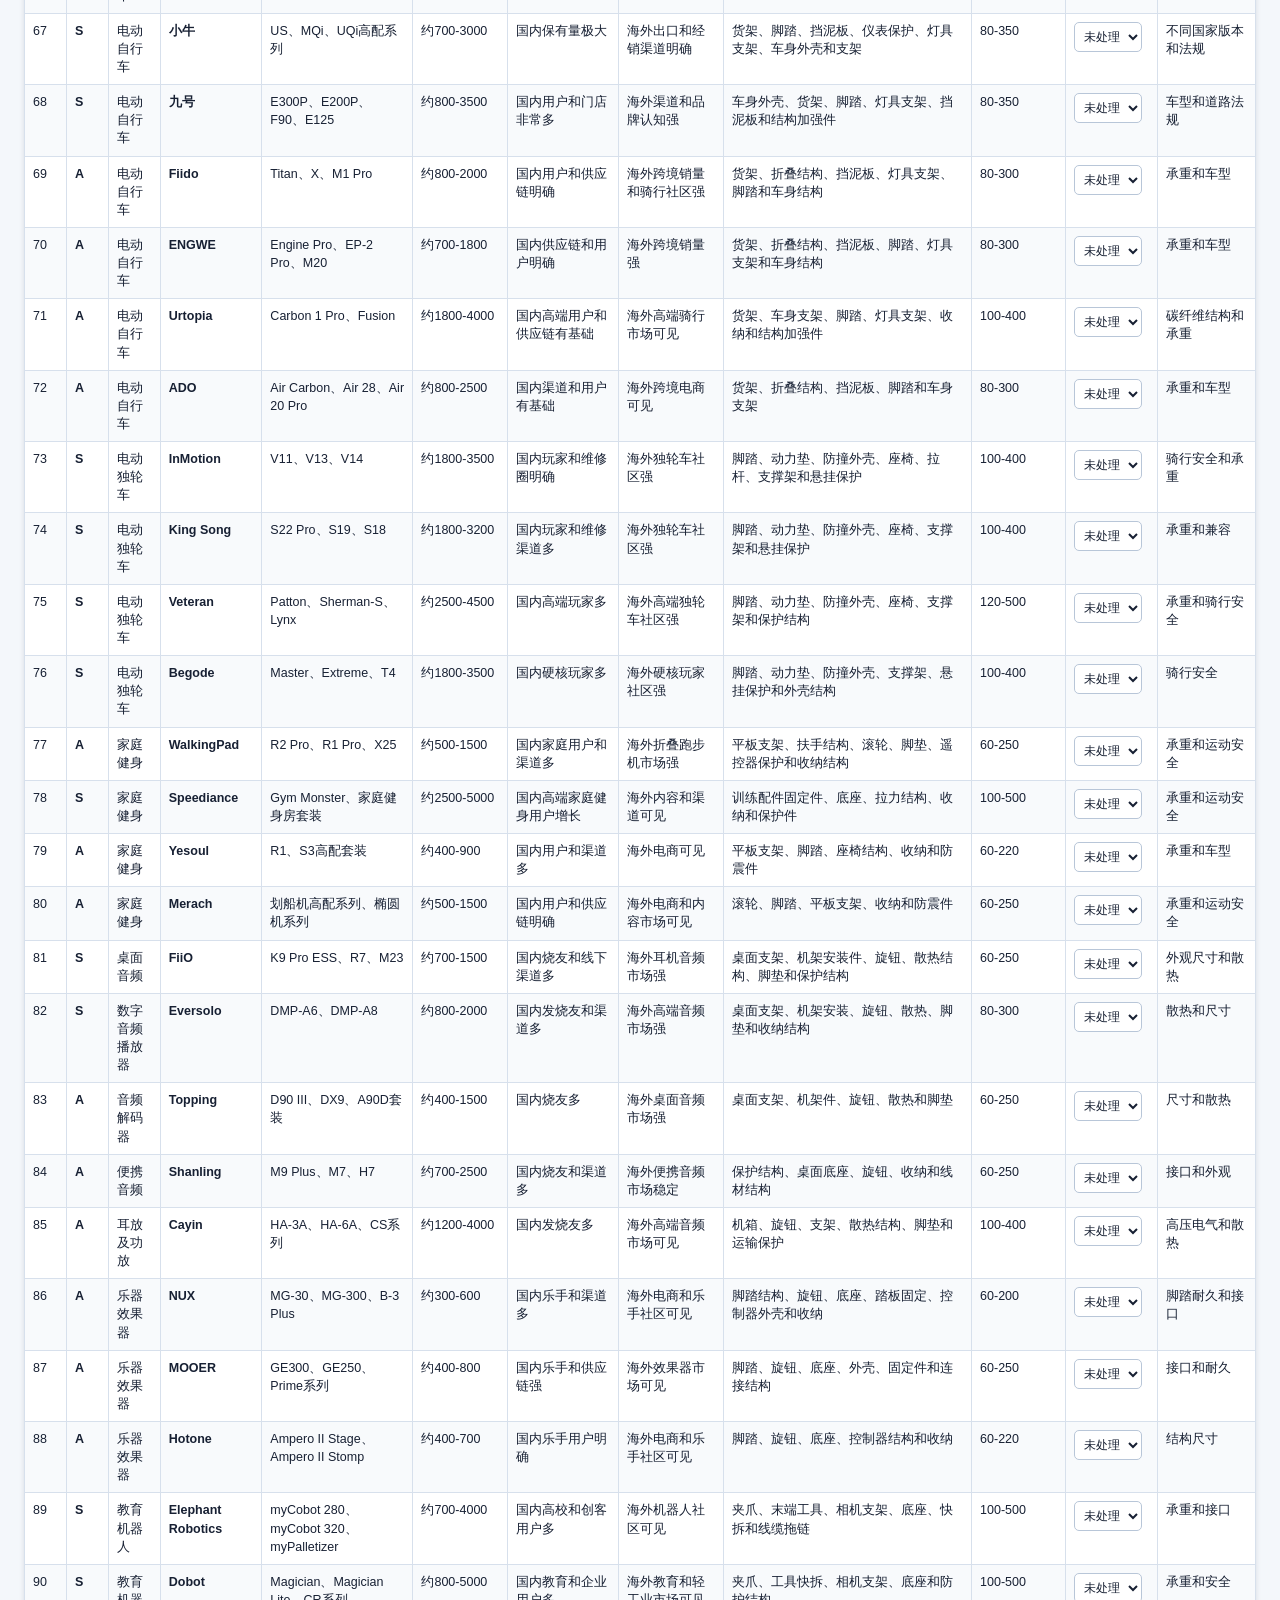
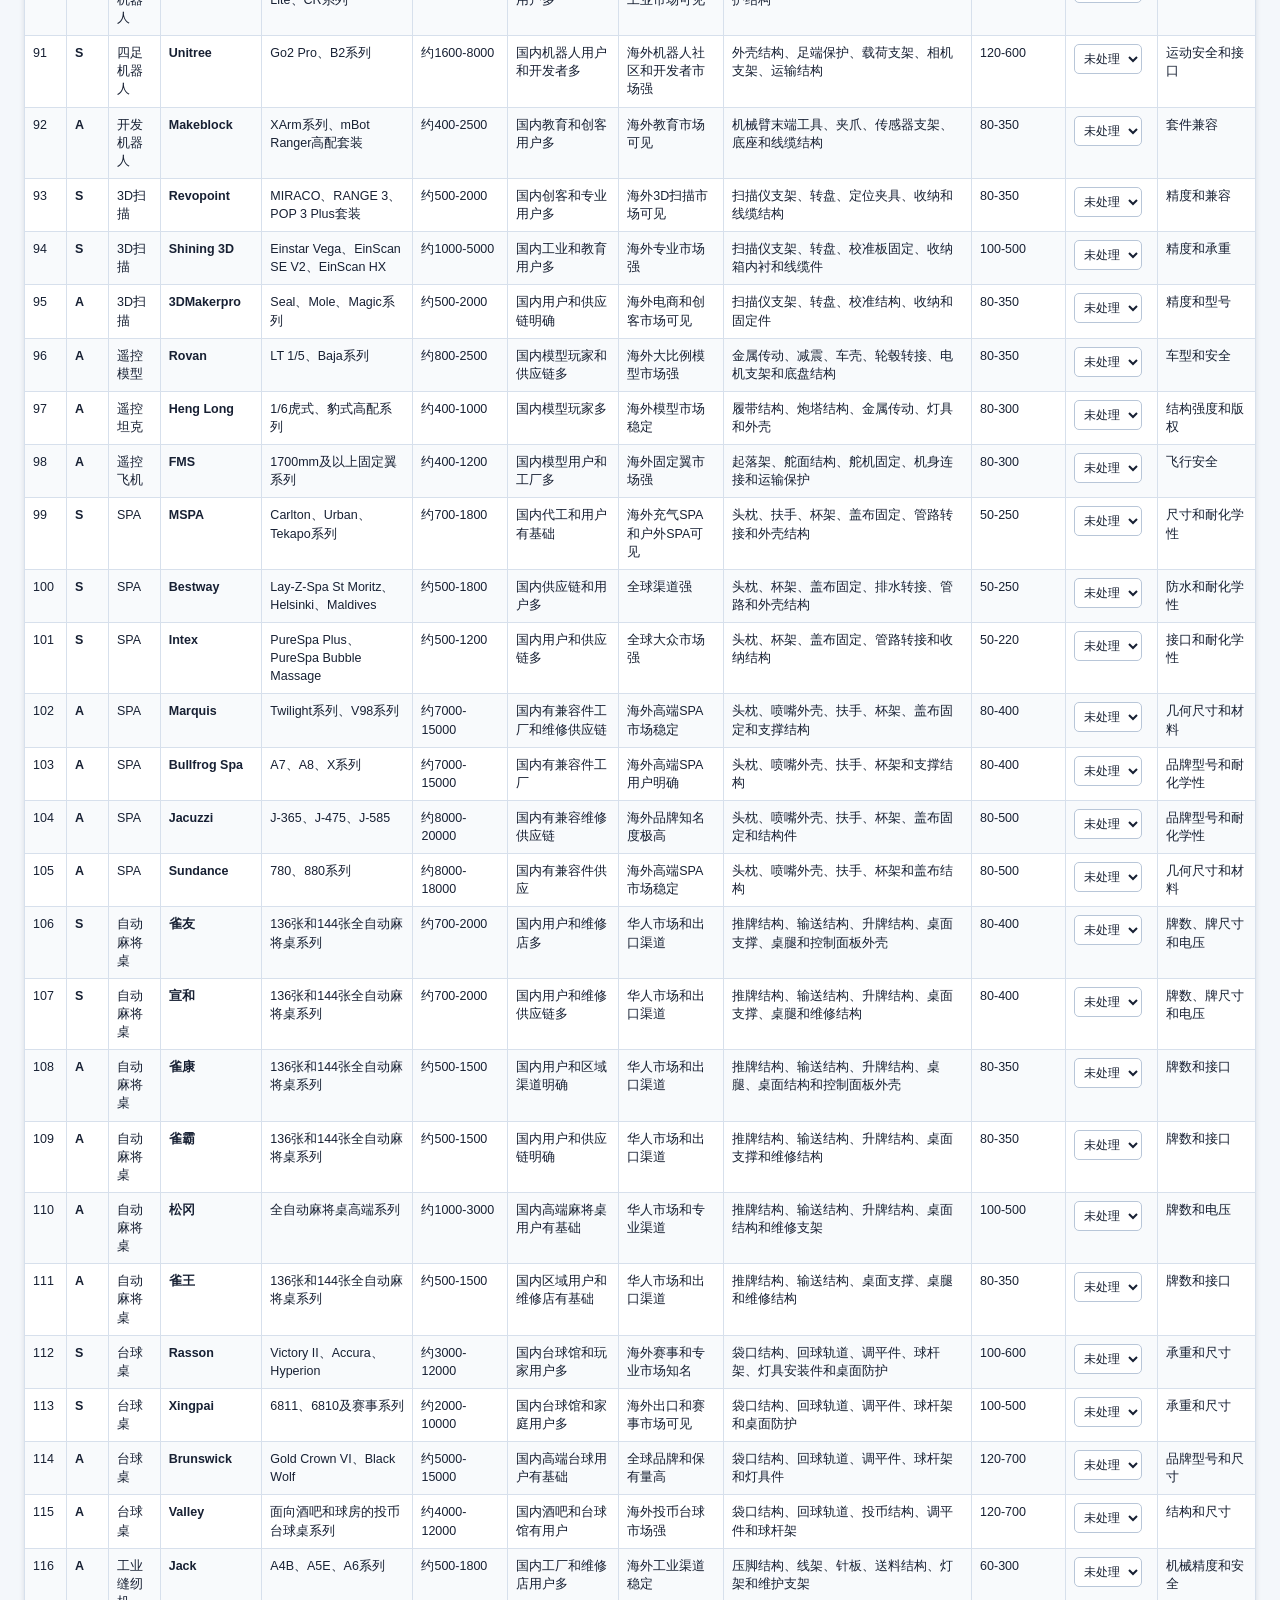
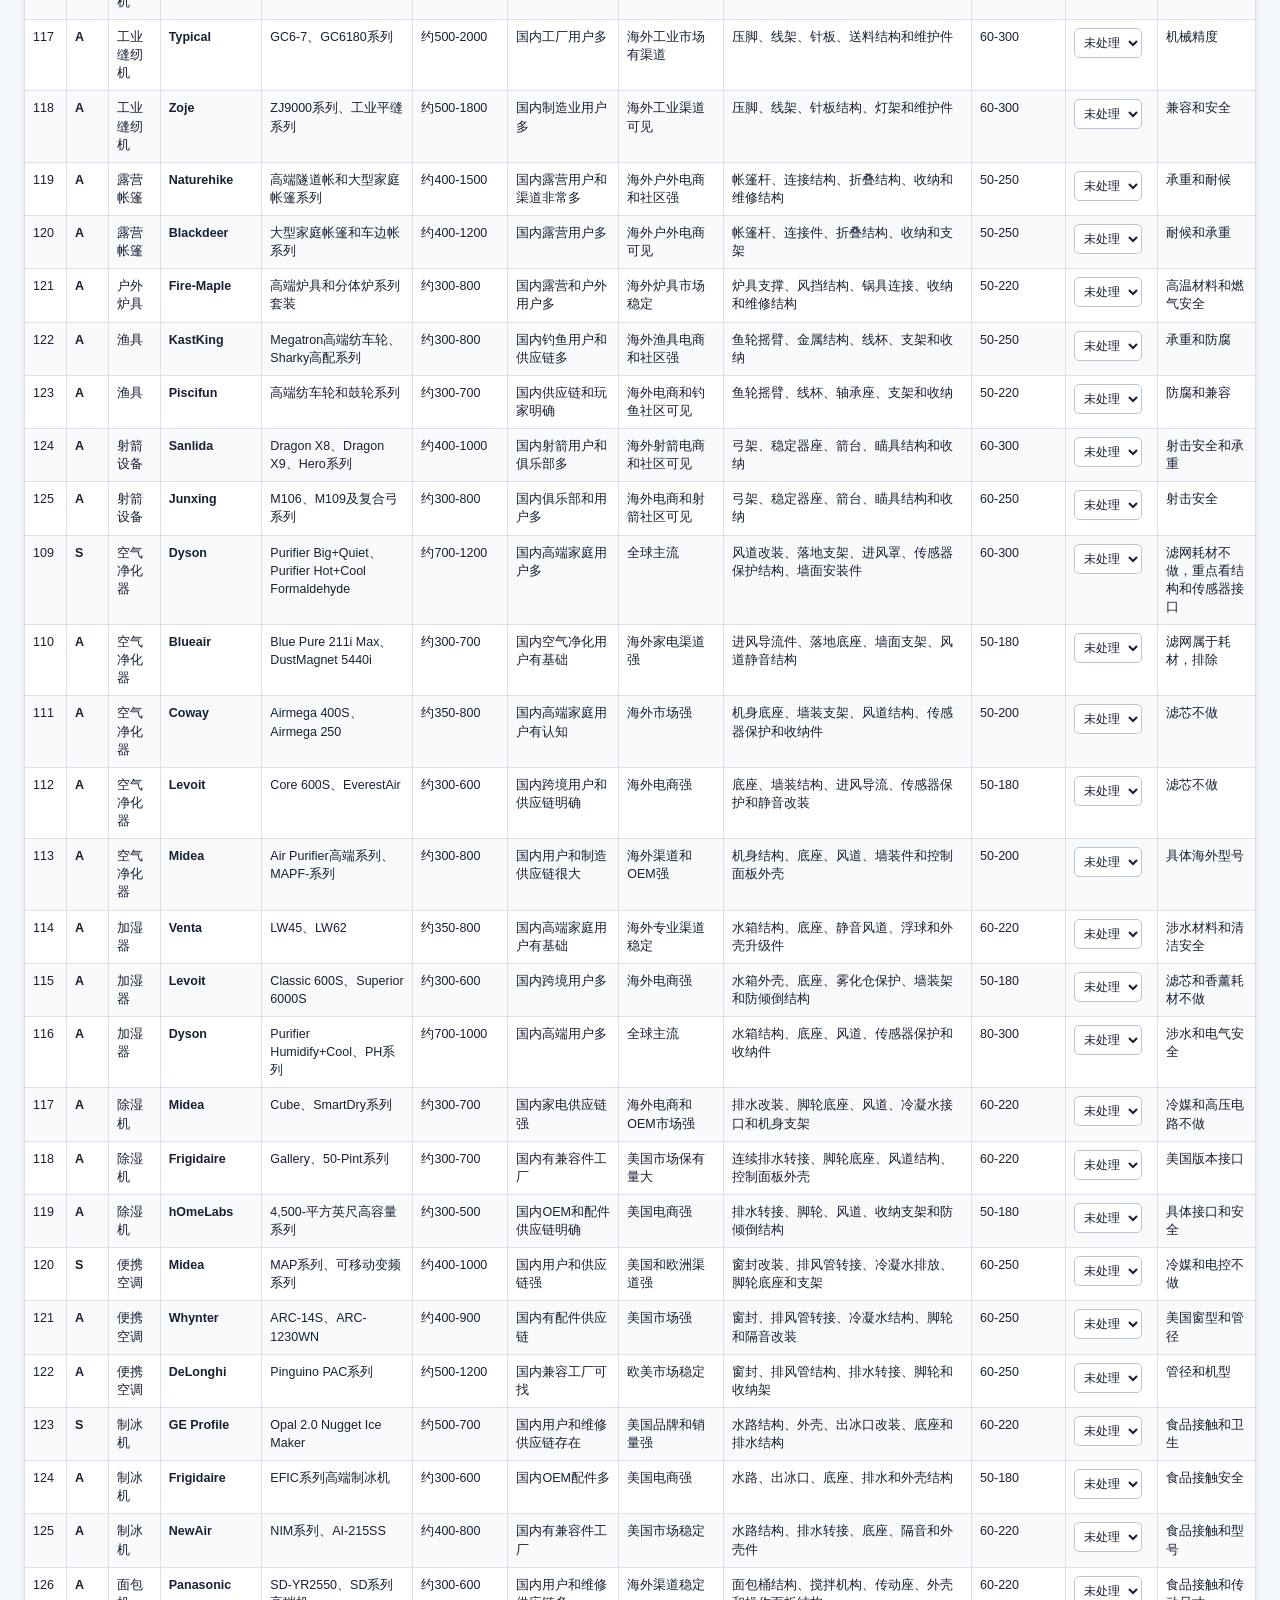
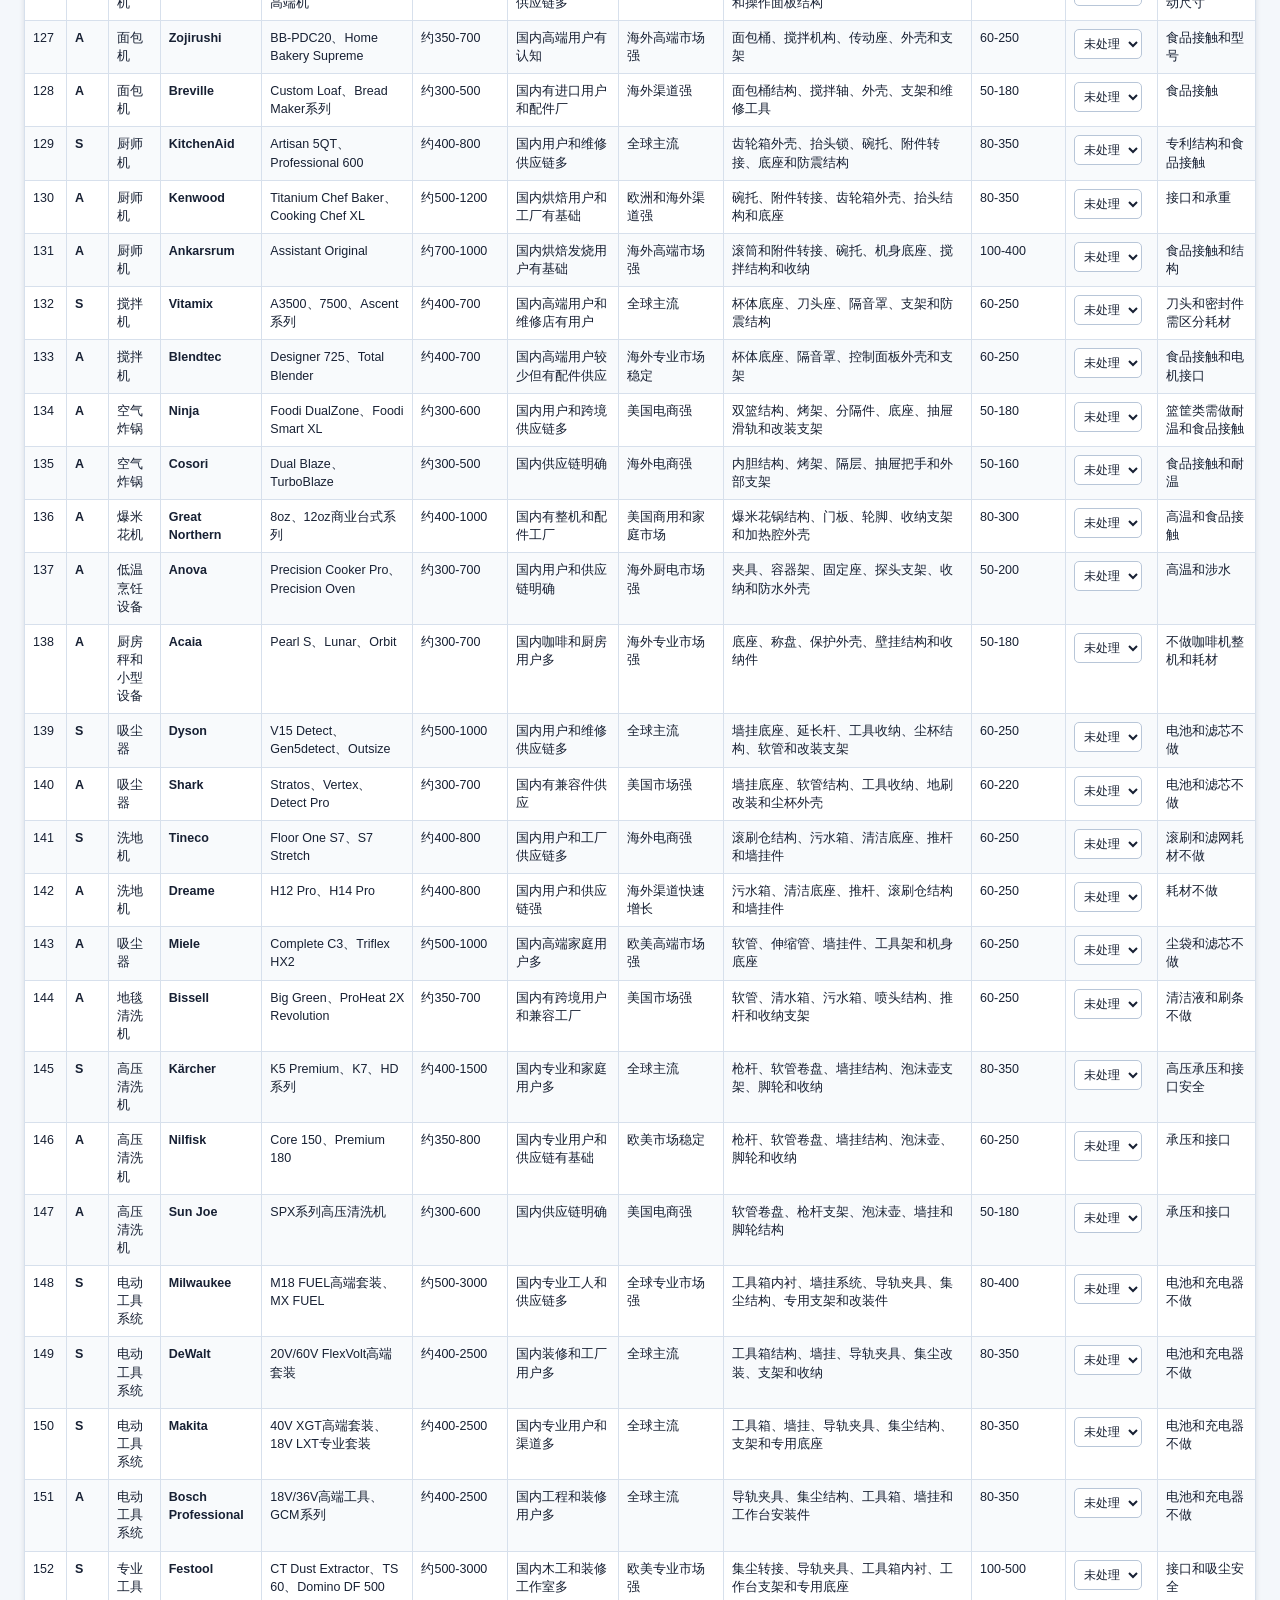
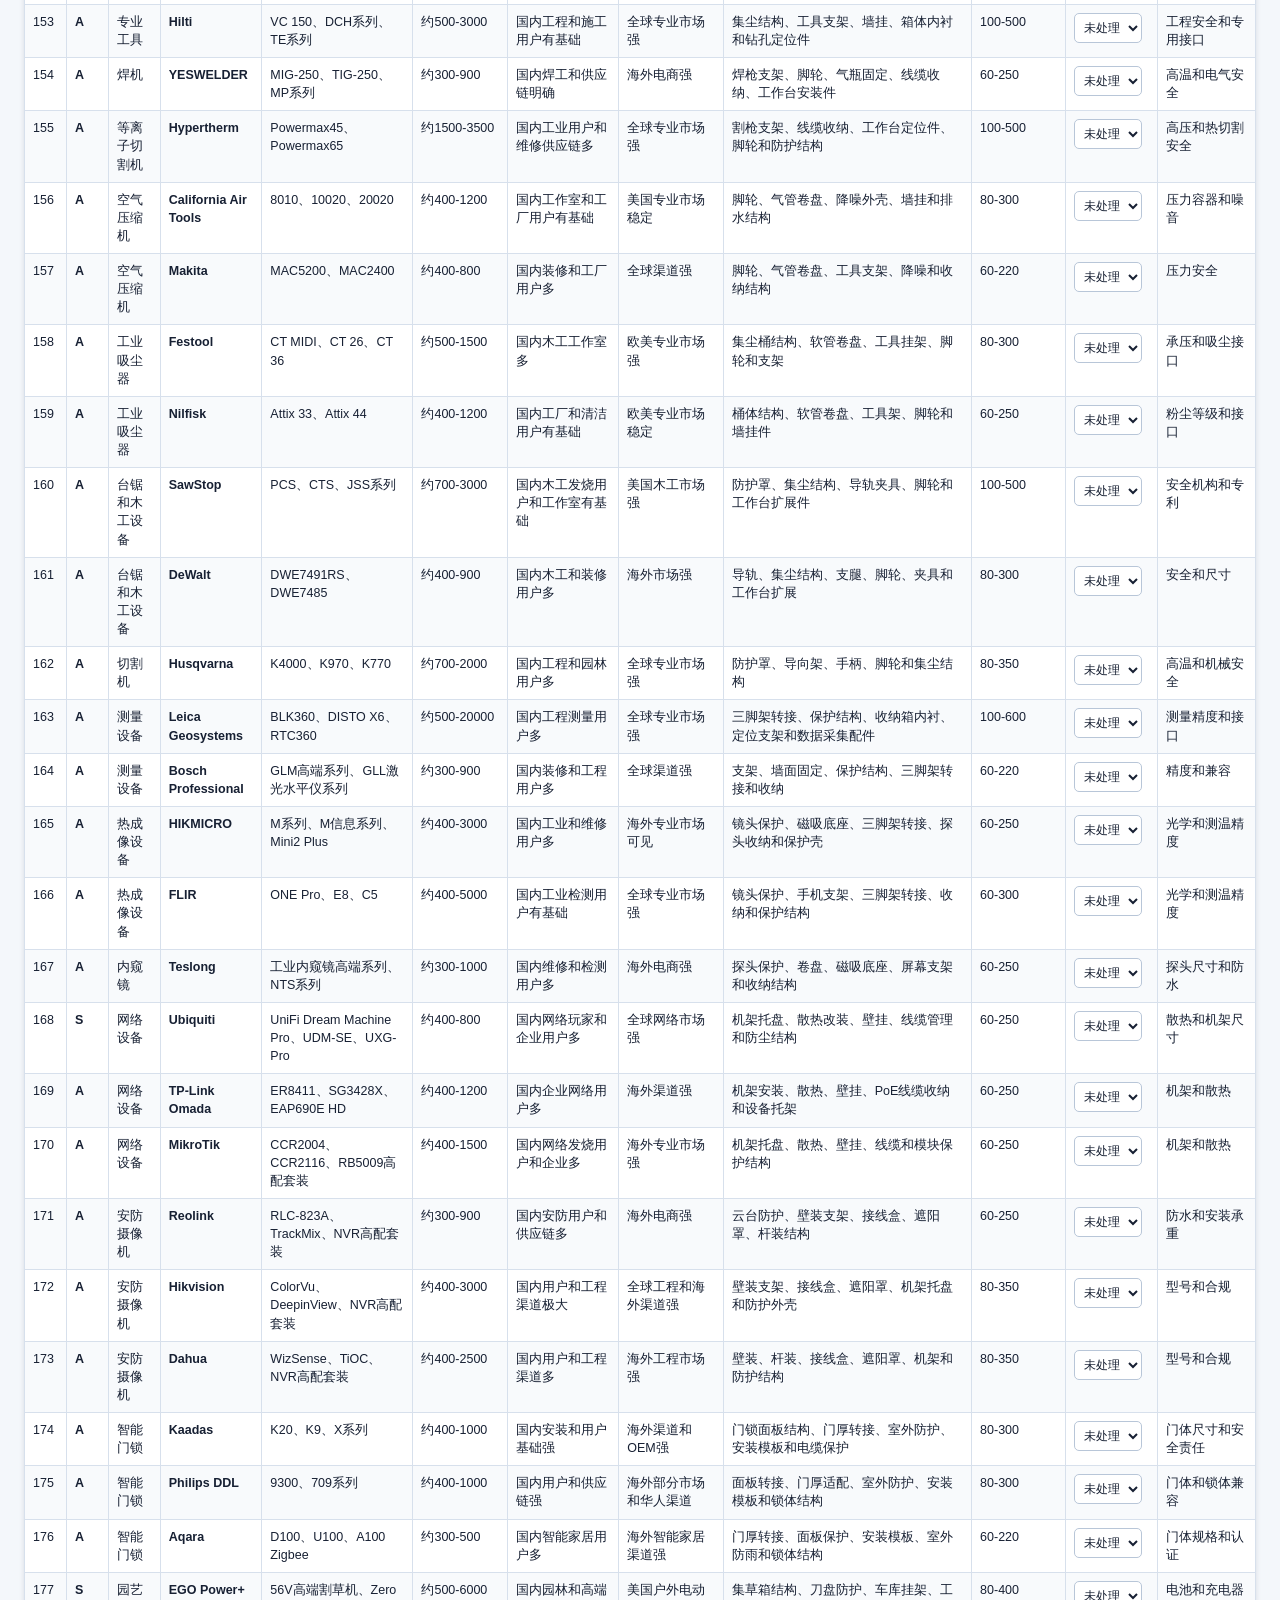
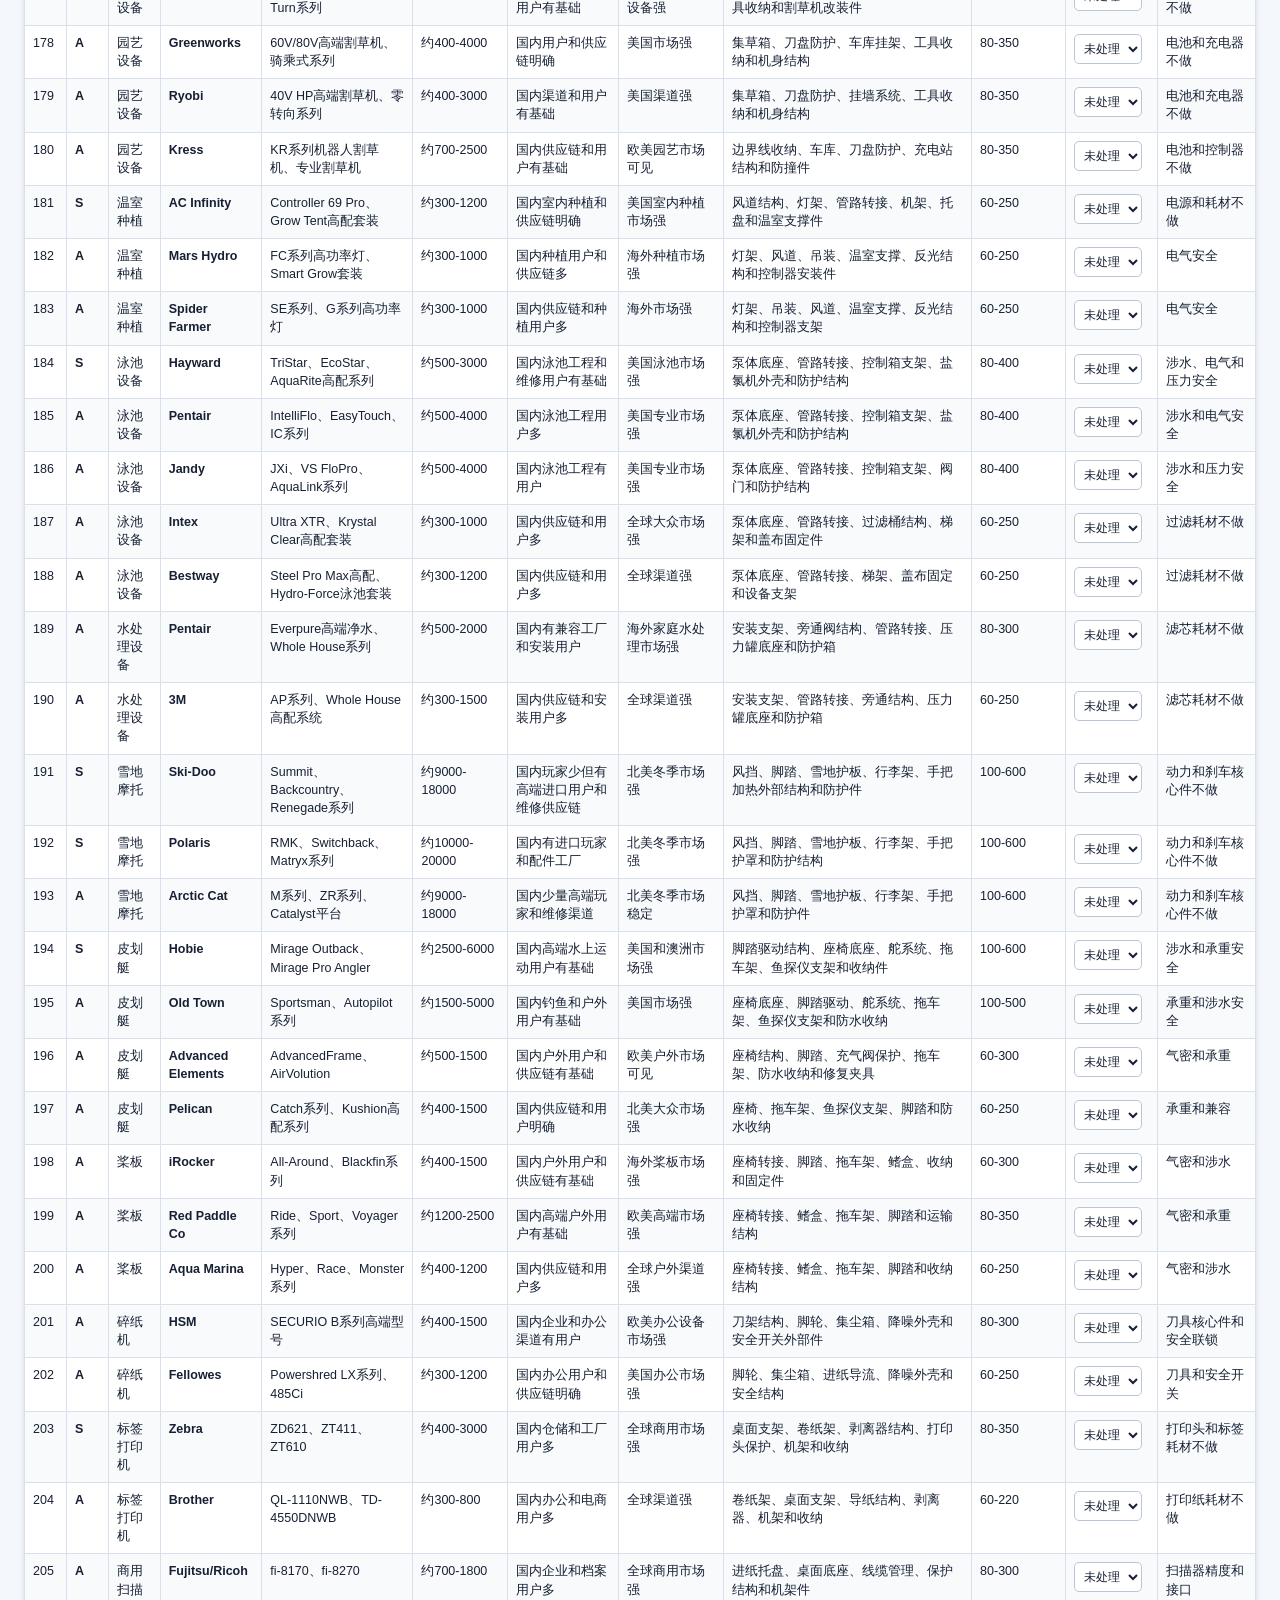
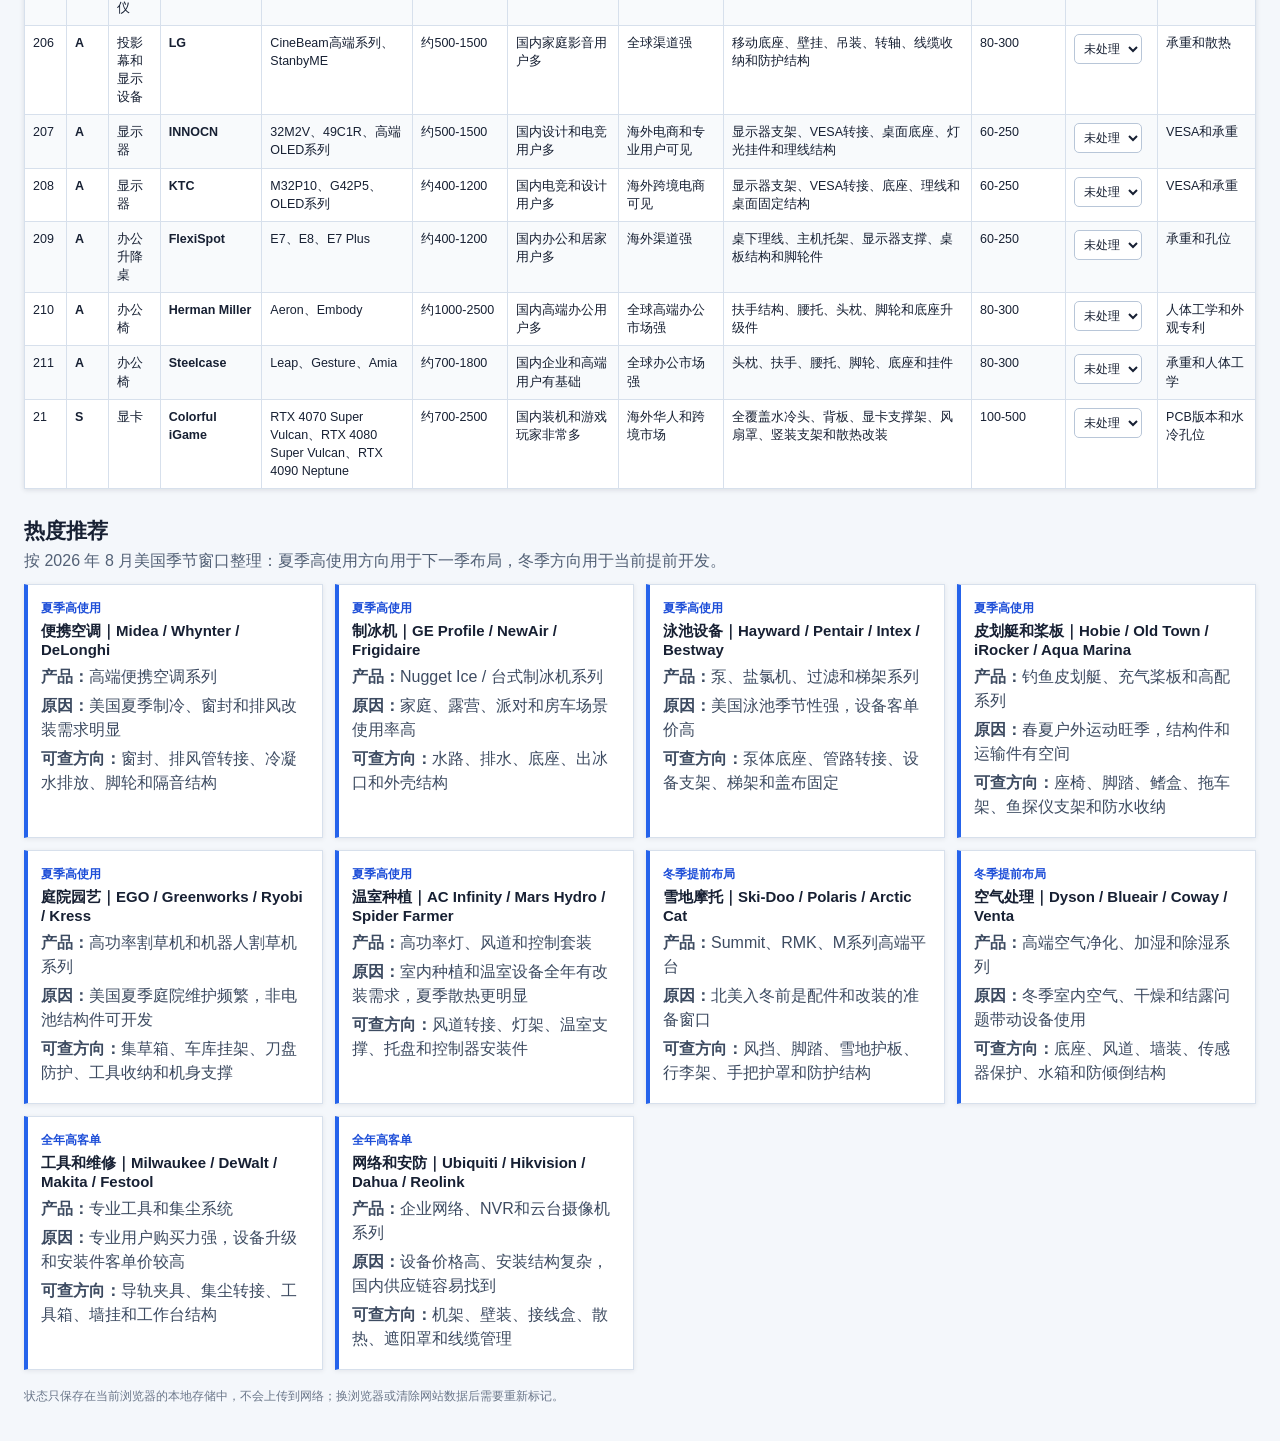
<file: source/全行业高客单型号选品池.html>
<!doctype html><html lang="zh-CN"><head><meta charset="utf-8"><meta name="viewport" content="width=device-width,initial-scale=1"><title>全行业高客单型号选品池 2.0</title>
<style>
:root{font-family:"Microsoft YaHei",Arial,sans-serif;color:#172033;background:#f4f7fb}*{box-sizing:border-box}body{margin:0;padding:24px}h1{font-size:26px;margin:0 0 8px;letter-spacing:0}.note{color:#536176;line-height:1.65;margin:0 0 16px}.toolbar{display:flex;gap:9px;flex-wrap:wrap;align-items:center;background:#fff;border:1px solid #d7e0ec;padding:12px;margin-bottom:14px;position:sticky;top:0;z-index:8;box-shadow:0 3px 10px rgba(15,23,42,.08)}input,select,button{font:inherit;border:1px solid #b8c6d8;padding:8px 10px;border-radius:5px;background:#fff;color:#172033}button{cursor:pointer}.toolbar button{background:#132238;color:#fff;border-color:#132238}#count{margin-left:auto;color:#536176;font-size:13px}table{border-collapse:collapse;width:100%;background:#fff;font-size:12.5px;box-shadow:0 1px 5px rgba(15,23,42,.12)}th{position:sticky;top:73px;background:#132238;color:#fff;padding:9px 8px;text-align:left;white-space:nowrap;z-index:4}td{border:1px solid #d7e0ec;padding:8px;vertical-align:top;line-height:1.45}tr:nth-child(even){background:#f8fafc}tr:hover{background:#e6f4ff}.tag{font-weight:700}.status-cell{min-width:92px}.status-cell select{padding:6px 5px;font-size:12px}.status-mastered{background:#ecfdf5}.status-drop{background:#fff1f2}.status-pending{background:#fffbeb}.recommendations{margin-top:28px}.recommendations h2{font-size:21px;margin:0 0 6px}.recommendations .sub{color:#536176;margin:0 0 12px}.rec-grid{display:grid;grid-template-columns:repeat(auto-fit,minmax(280px,1fr));gap:12px}.rec{background:#fff;border:1px solid #d7e0ec;border-left:4px solid #2563eb;padding:13px;box-shadow:0 1px 5px rgba(15,23,42,.08)}.rec h3{font-size:15px;margin:0 0 7px}.rec p{margin:5px 0;line-height:1.5;color:#3d4b61}.rec .season{display:inline-block;color:#1d4ed8;font-weight:700;font-size:12px;margin-bottom:5px}.footer{margin-top:18px;color:#6b778a;font-size:12px}
</style></head><body><h1>全行业高客单型号选品池 2.0</h1><p class="note">更新日期：2026-08-25。已移除 3D 打印机品类；显卡只保留一个代表记录。新增空气处理、厨房小家电、清洁设备、专业工具、安防网络、园艺温室、泳池水处理、雪地设备、皮划艇/桨板、办公和工业设备。排除汽车配件、冰箱、洗碗机、烘干机、模拟赛车、咖啡机、扫地机器人、无人机、电池、电源和普通一次性耗材。价格是整机常见市场区间估计，不是实时报价。</p><div class="toolbar"><input id="search" placeholder="搜索品牌、型号、品类、改装方向..." size="34"><select id="category"><option value="">全部品类</option></select><select id="level"><option value="">全部热度</option><option value="S">S级</option><option value="A">A级</option><option value="B">B级</option></select><select id="statusFilter"><option value="">全部状态</option><option value="未处理">未处理</option><option value="掌握了">掌握了</option><option value="不做">不做</option><option value="待定">待定</option></select><button id="resetStatus">清空状态</button><span id="count"></span></div><table id="grid"><thead><tr><th>排序</th><th>层级</th><th>品类</th><th>品牌</th><th>推荐型号或型号族</th><th>整机常见价位</th><th>国内用户信号</th><th>海外销售类型</th><th>可做的高客单非耗材替换/升级/改装件</th><th>配件售价潜力</th><th>状态</th><th>主要核查点</th></tr></thead><tbody></tbody></table><section class="recommendations"><h2>热度推荐</h2><p class="sub">按 2026 年 8 月美国季节窗口整理：夏季高使用方向用于下一季布局，冬季方向用于当前提前开发。</p><div class="rec-grid" id="recGrid"></div></section><p class="footer">状态只保存在当前浏览器的本地存储中，不会上传到网络；换浏览器或清除网站数据后需要重新标记。</p>
<script>
const data=[{"热度排序":11,"热度层级":"S","品类":"激光雕刻机","品牌":"xTool","推荐型号或型号族":"P2S、S1、F1 Ultra","整机常见价位美元":"约700-5000","国内用户信号":"国内工作室和创客用户多","海外销售类型":"全球品牌渠道强","适合开发的高客单非耗材替换升级改装件":"防护罩、旋转夹具、蜂窝工作台、排烟结构、空气辅助和定位平台","配件售价潜力":"80-500","符合条件":"直接符合","主要核查点":"激光安全和机型尺寸"},{"热度排序":12,"热度层级":"S","品类":"激光雕刻机","品牌":"LaserPecker","推荐型号或型号族":"LP4、LP5","整机常见价位美元":"约800-4000","国内用户信号":"国内礼品和创客用户多","海外销售类型":"海外便携激光市场强","适合开发的高客单非耗材替换升级改装件":"旋转夹具、防护结构、定位平台、支架和收纳结构","配件售价潜力":"80-400","符合条件":"直接符合","主要核查点":"激光安全和专用接口"},{"热度排序":13,"热度层级":"S","品类":"激光雕刻机","品牌":"Creality Falcon","推荐型号或型号族":"Falcon2 Pro、Falcon2 40W","整机常见价位美元":"约600-1500","国内用户信号":"国内创客和工厂用户多","海外销售类型":"海外渠道稳定","适合开发的高客单非耗材替换升级改装件":"防护罩、空气辅助、旋转夹具、机架和排烟件","配件售价潜力":"80-300","符合条件":"直接符合","主要核查点":"激光安全"},{"热度排序":14,"热度层级":"A","品类":"激光雕刻机","品牌":"Atomstack","推荐型号或型号族":"A70 Pro、X30 Pro","整机常见价位美元":"约500-1000","国内用户信号":"国内销量和配件供应活跃","海外销售类型":"海外电商和社区强","适合开发的高客单非耗材替换升级改装件":"蜂窝台、旋转夹具、空气辅助、机架和排烟结构","配件售价潜力":"60-250","符合条件":"直接符合","主要核查点":"尺寸标准化"},{"热度排序":15,"热度层级":"A","品类":"激光雕刻机","品牌":"Sculpfun","推荐型号或型号族":"S30 Ultra、S40 Pro","整机常见价位美元":"约400-900","国内用户信号":"国内用户和供应链明确","海外销售类型":"海外入门市场常见","适合开发的高客单非耗材替换升级改装件":"空气辅助、旋转结构、防护罩、限位和线缆结构","配件售价潜力":"60-220","符合条件":"直接符合","主要核查点":"机型差异"},{"热度排序":16,"热度层级":"A","品类":"激光雕刻机","品牌":"Longer","推荐型号或型号族":"Ray5 20W、Ray5 40W","整机常见价位美元":"约400-900","国内用户信号":"国内工厂和玩家有用户","海外销售类型":"海外电商可见","适合开发的高客单非耗材替换升级改装件":"空气辅助、蜂窝台、旋转夹具、机架和排烟结构","配件售价潜力":"60-220","符合条件":"直接符合","主要核查点":"安装尺寸"},{"热度排序":17,"热度层级":"S","品类":"桌面CNC","品牌":"Carvera","推荐型号或型号族":"Carvera Air、Carvera Pro","整机常见价位美元":"约2000-5000","国内用户信号":"国内创客和小型工坊有用户","海外销售类型":"海外桌面CNC市场强","适合开发的高客单非耗材替换升级改装件":"吸尘罩、废料板、主轴夹具、探针结构、机架和工作台扩展","配件售价潜力":"100-500","符合条件":"直接符合","主要核查点":"主轴接口和孔位"},{"热度排序":18,"热度层级":"A","品类":"桌面CNC","品牌":"Genmitsu","推荐型号或型号族":"PROVerXL 4030 V2、4040 Reno","整机常见价位美元":"约700-1500","国内用户信号":"国内创客用户和供应链多","海外销售类型":"海外桌面CNC知名","适合开发的高客单非耗材替换升级改装件":"吸尘罩、废料板、夹具、探针系统、导轨和排线结构","配件售价潜力":"80-300","符合条件":"直接符合","主要核查点":"主轴和孔位"},{"热度排序":19,"热度层级":"A","品类":"桌面CNC","品牌":"FoxAlien","推荐型号或型号族":"Masuter Pro、WM-4040","整机常见价位美元":"约500-1200","国内用户信号":"国内供应链明确","海外销售类型":"海外创客市场可见","适合开发的高客单非耗材替换升级改装件":"吸尘罩、工作台、夹具、导轨和线缆结构","配件售价潜力":"60-250","符合条件":"直接符合","主要核查点":"平台尺寸"},{"热度排序":20,"热度层级":"A","品类":"桌面CNC","品牌":"Two Trees","推荐型号或型号族":"TTC450、TTC6050","整机常见价位美元":"约500-1200","国内用户信号":"国内创客用户多","海外销售类型":"海外电商覆盖广","适合开发的高客单非耗材替换升级改装件":"蜂窝台、夹具、空气辅助、吸尘罩和机架结构","配件售价潜力":"60-250","符合条件":"直接符合","主要核查点":"跨产品线兼容"},{"热度排序":29,"热度层级":"S","品类":"迷你主机","品牌":"Beelink","推荐型号或型号族":"GTR7 Pro、GTR7、GTi Ultra","整机常见价位美元":"约600-1500","国内用户信号":"国内办公和玩家用户多","海外销售类型":"海外迷你主机销量强","适合开发的高客单非耗材替换升级改装件":"硬盘托架、散热结构、立式底座、VESA安装和机箱件","配件售价潜力":"80-300","符合条件":"直接符合","主要核查点":"发热和接口"},{"热度排序":30,"热度层级":"S","品类":"迷你主机","品牌":"Minisforum","推荐型号或型号族":"UM790 Pro、UM890 Pro、AtomMan G7 PT","整机常见价位美元":"约600-1500","国内用户信号":"国内玩家和工作室多","海外销售类型":"海外高性能迷你主机强","适合开发的高客单非耗材替换升级改装件":"硬盘托架、散热结构、显卡扩展固定、机箱和底座","配件售价潜力":"80-350","符合条件":"直接符合","主要核查点":"发热和尺寸"},{"热度排序":31,"热度层级":"A","品类":"迷你主机及NAS","品牌":"AOOSTAR","推荐型号或型号族":"R7、R7 Pro、WTR Pro","整机常见价位美元":"约500-1300","国内用户信号":"国内NAS玩家多","海外销售类型":"海外NAS社区可见","适合开发的高客单非耗材替换升级改装件":"硬盘托架、机箱、风道、机架安装和防尘结构","配件售价潜力":"80-350","符合条件":"直接符合","主要核查点":"盘位和散热"},{"热度排序":32,"热度层级":"A","品类":"NAS","品牌":"UGREEN","推荐型号或型号族":"DXP4800 Plus、DXP6800 Pro","整机常见价位美元":"约600-1800","国内用户信号":"国内NAS用户增长快","海外销售类型":"海外新品渠道可见","适合开发的高客单非耗材替换升级改装件":"硬盘托架、机架结构、散热和盘位结构","配件售价潜力":"80-350","符合条件":"直接符合","主要核查点":"产品线较新"},{"热度排序":33,"热度层级":"A","品类":"NAS","品牌":"TerraMaster","推荐型号或型号族":"F4-424 Pro、F6-424 Max","整机常见价位美元":"约500-1500","国内用户信号":"国内NAS用户多","海外销售类型":"海外NAS市场稳定","适合开发的高客单非耗材替换升级改装件":"硬盘托架、机箱、机架安装、散热和盘位结构","配件售价潜力":"80-350","符合条件":"直接符合","主要核查点":"硬盘尺寸和锁扣"},{"热度排序":34,"热度层级":"A","品类":"NAS","品牌":"Synology","推荐型号或型号族":"DS923+、DS1522+","整机常见价位美元":"约600-1300","国内用户信号":"国内企业和家庭用户多","海外销售类型":"全球主流","适合开发的高客单非耗材替换升级改装件":"硬盘托架、机架安装、散热、盘位结构和扩展固定件","配件售价潜力":"80-300","符合条件":"直接符合","主要核查点":"非大陆品牌但国内兼容供应链强"},{"热度排序":35,"热度层级":"A","品类":"NAS","品牌":"QNAP","推荐型号或型号族":"TS-464、TS-673A、TVS-h674","整机常见价位美元":"约600-2500","国内用户信号":"国内企业和玩家多","海外销售类型":"全球主流","适合开发的高客单非耗材替换升级改装件":"硬盘托架、机架安装、散热、盘位结构和扩展固定件","配件售价潜力":"80-350","符合条件":"直接符合","主要核查点":"非大陆品牌但国内兼容供应链强"},{"热度排序":36,"热度层级":"A","品类":"家庭服务器","品牌":"ZimaBoard","推荐型号或型号族":"ZimaCube、ZimaBlade套装","整机常见价位美元":"约400-1200","国内用户信号":"国内开发者和家庭服务器用户有基础","海外销售类型":"海外开源社区可见","适合开发的高客单非耗材替换升级改装件":"机箱、硬盘托架、散热、壁挂和机架结构","配件售价潜力":"80-300","符合条件":"直接符合","主要核查点":"接口和散热"},{"热度排序":37,"热度层级":"S","品类":"游戏掌机","品牌":"AYANEO","推荐型号或型号族":"KUN、2S、AYANEO 2","整机常见价位美元":"约700-1800","国内用户信号":"国内高端掌机用户多","海外销售类型":"海外媒体和玩家社区强","适合开发的高客单非耗材替换升级改装件":"外壳、摇杆升级、散热结构、握把、底座和转轴件","配件售价潜力":"80-350","符合条件":"直接符合","主要核查点":"内部空间和外壳专利"},{"热度排序":38,"热度层级":"S","品类":"游戏掌机","品牌":"GPD","推荐型号或型号族":"WIN Max 2、WIN Mini、WIN 4","整机常见价位美元":"约700-1800","国内用户信号":"国内高端用户多","海外销售类型":"海外小众高客单市场稳定","适合开发的高客单非耗材替换升级改装件":"外壳、散热、底座、转轴、扩展结构和保护件","配件售价潜力":"80-350","符合条件":"直接符合","主要核查点":"复杂结构和开模成本"},{"热度排序":39,"热度层级":"S","品类":"游戏掌机","品牌":"OneXPlayer","推荐型号或型号族":"X1、2 Pro、X1 Mini","整机常见价位美元":"约700-1600","国内用户信号":"国内玩家用户多","海外销售类型":"海外媒体和电商可见","适合开发的高客单非耗材替换升级改装件":"外壳、摇杆、散热、握把、支架和扩展结构","配件售价潜力":"80-300","符合条件":"直接符合","主要核查点":"内部空间"},{"热度排序":40,"热度层级":"A","品类":"游戏掌机","品牌":"AOKZOE","推荐型号或型号族":"A1 Pro、A2","整机常见价位美元":"约700-1200","国内用户信号":"国内玩家和供应链明确","海外销售类型":"海外掌机市场可见","适合开发的高客单非耗材替换升级改装件":"外壳、摇杆、散热、握把、支架和扩展件","配件售价潜力":"80-250","符合条件":"直接符合","主要核查点":"型号和配列"},{"热度排序":41,"热度层级":"A","品类":"游戏掌机","品牌":"Steam Deck","推荐型号或型号族":"OLED 512GB、OLED 1TB","整机常见价位美元":"约550-700","国内用户信号":"国内玩家和维修生态强","海外销售类型":"全球主流","适合开发的高客单非耗材替换升级改装件":"外壳、霍尔摇杆、散热结构、背板、底座和握把","配件售价潜力":"80-300","符合条件":"直接符合","主要核查点":"非中国品牌但国内配件生态强"},{"热度排序":42,"热度层级":"A","品类":"游戏掌机","品牌":"ROG Ally","推荐型号或型号族":"Ally X、Z1 Extreme","整机常见价位美元":"约700-800","国内用户信号":"国内玩家和维修店多","海外销售类型":"全球主流","适合开发的高客单非耗材替换升级改装件":"外壳、摇杆、散热、底座、握把和扩展结构","配件售价潜力":"80-300","符合条件":"直接符合","主要核查点":"非中国品牌但国内兼容供应链强"},{"热度排序":43,"热度层级":"S","品类":"VR设备","品牌":"PICO","推荐型号或型号族":"4 Ultra、4 Enterprise","整机常见价位美元":"约500-900","国内用户信号":"国内用户和渠道明确","海外销售类型":"海外市场有渠道和机构用户","适合开发的高客单非耗材替换升级改装件":"头戴支架、面罩、镜片座、手柄保护、底座和收纳结构","配件售价潜力":"60-250","符合条件":"直接符合","主要核查点":"人体佩戴和重量"},{"热度排序":44,"热度层级":"A","品类":"VR设备","品牌":"Pimax","推荐型号或型号族":"Crystal Light、Crystal Super","整机常见价位美元":"约700-2000","国内用户信号":"国内发烧玩家有用户","海外销售类型":"海外高端VR社区强","适合开发的高客单非耗材替换升级改装件":"头戴支架、面罩、镜片座、线缆固定、手柄保护和收纳结构","配件售价潜力":"80-350","符合条件":"直接符合","主要核查点":"人体工学和接口"},{"热度排序":45,"热度层级":"A","品类":"AR眼镜","品牌":"XREAL","推荐型号或型号族":"Air 2 Ultra、One","整机常见价位美元":"约500-900","国内用户信号":"国内用户和渠道明确","海外销售类型":"海外AR市场知名","适合开发的高客单非耗材替换升级改装件":"镜腿结构、鼻托、收纳、线缆固定和转接结构","配件售价潜力":"60-220","符合条件":"直接符合","主要核查点":"佩戴舒适度和接口"},{"热度排序":46,"热度层级":"A","品类":"AR眼镜","品牌":"Rokid","推荐型号或型号族":"Max 2、AR Lite套装","整机常见价位美元":"约400-800","国内用户信号":"国内用户和行业客户多","海外销售类型":"海外市场可见","适合开发的高客单非耗材替换升级改装件":"鼻托、镜腿、收纳、线材固定和支架结构","配件售价潜力":"60-220","符合条件":"直接符合","主要核查点":"型号兼容"},{"热度排序":47,"热度层级":"S","品类":"运动相机","品牌":"Insta360","推荐型号或型号族":"X4、Ace Pro 2","整机常见价位美元":"约400-600","国内用户信号":"国内用户和内容生态强","海外销售类型":"全球主流","适合开发的高客单非耗材替换升级改装件":"相机笼、镜头保护结构、快拆底座、云台配重、收纳结构和防护框","配件售价潜力":"60-250","符合条件":"直接符合","主要核查点":"外观专利和镜头遮挡"},{"热度排序":48,"热度层级":"A","品类":"电影相机","品牌":"Z CAM","推荐型号或型号族":"E2C、E2-M4、E2-F6","整机常见价位美元":"约1500-5000","国内用户信号":"国内影视工作室和租赁用户多","海外销售类型":"海外专业市场强","适合开发的高客单非耗材替换升级改装件":"相机笼、快拆、底座、供电外部结构、跟焦和线缆固定","配件售价潜力":"100-500","符合条件":"直接符合","主要核查点":"承重和接口"},{"热度排序":49,"热度层级":"A","品类":"电影相机","品牌":"Kinefinity","推荐型号或型号族":"Mavo S35、Mavo LF","整机常见价位美元":"约4000-10000","国内用户信号":"国内影视用户和供应链明确","海外销售类型":"海外专业市场可见","适合开发的高客单非耗材替换升级改装件":"相机笼、底座、快拆、跟焦、支架和运输结构","配件售价潜力":"150-800","符合条件":"直接符合","主要核查点":"精度和承重"},{"热度排序":50,"热度层级":"A","品类":"稳定器","品牌":"Zhiyun","推荐型号或型号族":"Crane 4、Weebill 3S","整机常见价位美元":"约400-800","国内用户信号":"国内摄影用户多","海外销售类型":"海外品牌和评测曝光高","适合开发的高客单非耗材替换升级改装件":"配重、快拆、手柄、支架、跟焦和底座","配件售价潜力":"60-250","符合条件":"直接符合","主要核查点":"承重和安装孔位"},{"热度排序":51,"热度层级":"A","品类":"稳定器","品牌":"FeiyuTech","推荐型号或型号族":"Scorp 2 Pro、AK4500","整机常见价位美元":"约400-700","国内用户信号":"国内用户和供应链强","海外销售类型":"海外电商和摄影社区可见","适合开发的高客单非耗材替换升级改装件":"配重、快拆、手柄、底座和线材结构","配件售价潜力":"60-220","符合条件":"直接符合","主要核查点":"承重和接口"},{"热度排序":52,"热度层级":"S","品类":"投影仪","品牌":"XGIMI","推荐型号或型号族":"Horizon Ultra、Horizon Pro","整机常见价位美元":"约1000-1800","国内用户信号":"国内家庭和影音用户多","海外销售类型":"海外零售和评测覆盖广","适合开发的高客单非耗材替换升级改装件":"云台底座、吊装结构、镜头防尘结构、散热支架、便携箱内衬","配件售价潜力":"80-350","符合条件":"直接符合","主要核查点":"散热和重心"},{"热度排序":53,"热度层级":"A","品类":"投影仪","品牌":"JMGO","推荐型号或型号族":"N1 Ultra、N1S Ultra","整机常见价位美元":"约1000-2500","国内用户信号":"国内影音用户和渠道多","海外销售类型":"海外投影市场可见","适合开发的高客单非耗材替换升级改装件":"云台底座、吊装件、散热结构、镜头防尘和运输结构","配件售价潜力":"80-350","符合条件":"直接符合","主要核查点":"散热和重心"},{"热度排序":54,"热度层级":"A","品类":"投影仪","品牌":"Formovie","推荐型号或型号族":"Theater、X5","整机常见价位美元":"约1000-3500","国内用户信号":"国内影音用户多","海外销售类型":"海外家庭影院市场强","适合开发的高客单非耗材替换升级改装件":"吊装结构、云台底座、镜头防尘、散热和运输结构","配件售价潜力":"100-400","符合条件":"直接符合","主要核查点":"散热和接口"},{"热度排序":55,"热度层级":"A","品类":"投影仪","品牌":"Dangbei","推荐型号或型号族":"Mars Pro 2、D6X Pro","整机常见价位美元":"约700-1500","国内用户信号":"国内用户和渠道多","海外销售类型":"海外电商可见","适合开发的高客单非耗材替换升级改装件":"支架、吊装结构、散热、镜头防尘和收纳件","配件售价潜力":"60-250","符合条件":"直接符合","主要核查点":"型号兼容"},{"热度排序":56,"热度层级":"S","品类":"智能天文","品牌":"ZWO","推荐型号或型号族":"Seestar S50、Seestar S30","整机常见价位美元":"约500-800","国内用户信号":"国内天文用户和经销商多","海外销售类型":"海外天文社区热度高","适合开发的高客单非耗材替换升级改装件":"遮光罩、防露罩、滤镜抽屉、三脚架转接、防震底座和收纳结构","配件售价潜力":"60-250","符合条件":"直接符合","主要核查点":"光学遮挡和接口"},{"热度排序":57,"热度层级":"S","品类":"天文赤道仪","品牌":"ZWO","推荐型号或型号族":"AM5、AM3","整机常见价位美元":"约1500-2500","国内用户信号":"国内天文用户和经销商多","海外销售类型":"海外天文市场强","适合开发的高客单非耗材替换升级改装件":"鸠尾板、导星支架、防露结构、线缆固定、调平结构和运输箱内衬","配件售价潜力":"100-500","符合条件":"直接符合","主要核查点":"承重和光学精度"},{"热度排序":58,"热度层级":"A","品类":"天文相机","品牌":"QHYCCD","推荐型号或型号族":"QHY268C、QHY600","整机常见价位美元":"约2000-5000","国内用户信号":"国内科研和玩家用户多","海外销售类型":"海外天文社区可见","适合开发的高客单非耗材替换升级改装件":"相机支架、滤镜结构、鸠尾板、线缆固定和收纳结构","配件售价潜力":"100-500","符合条件":"直接符合","主要核查点":"精度和接口"},{"热度排序":59,"热度层级":"A","品类":"天文相机","品牌":"Player One Astronomy","推荐型号或型号族":"Poseidon、Neptune、Uranus系列","整机常见价位美元":"约500-2000","国内用户信号":"国内天文用户有认知","海外销售类型":"海外天文社区可见","适合开发的高客单非耗材替换升级改装件":"相机支架、滤镜结构、鸠尾板、防露和收纳","配件售价潜力":"80-350","符合条件":"直接符合","主要核查点":"接口和精度"},{"热度排序":60,"热度层级":"A","品类":"天文望远镜","品牌":"Askar","推荐型号或型号族":"80PHQ、SQA系列","整机常见价位美元":"约800-5000","国内用户信号":"国内天文圈有用户","海外销售类型":"海外发烧友市场可见","适合开发的高客单非耗材替换升级改装件":"鸠尾板、防露罩、调平结构、镜筒支架和收纳结构","配件售价潜力":"100-500","符合条件":"直接符合","主要核查点":"承重和光学精度"},{"热度排序":61,"热度层级":"A","品类":"智能宠物设备","品牌":"PETKIT","推荐型号或型号族":"Pura Max 2、Pura Max","整机常见价位美元":"约500-900","国内用户信号":"国内养宠用户和门店多","海外销售类型":"海外宠物电商强","适合开发的高客单非耗材替换升级改装件":"猫砂机结构件、垃圾袋固定、除臭模块外壳、爬坡板和底座","配件售价潜力":"60-250","符合条件":"直接符合","主要核查点":"清洁和气味环境"},{"热度排序":62,"热度层级":"A","品类":"智能宠物设备","品牌":"CATLINK","推荐型号或型号族":"Scooper Pro、Scooper Young","整机常见价位美元":"约400-800","国内用户信号":"国内用户和维修供应链明确","海外销售类型":"海外宠物电商可见","适合开发的高客单非耗材替换升级改装件":"猫砂机结构件、爬坡板、垃圾袋固定、除臭模块外壳和底座","配件售价潜力":"60-250","符合条件":"直接符合","主要核查点":"清洁安全和型号"},{"热度排序":63,"热度层级":"S","品类":"电动滑板车","品牌":"Segway-Ninebot","推荐型号或型号族":"Max G2、GT1、GT2","整机常见价位美元":"约700-3000","国内用户信号":"国内保有量大","海外销售类型":"全球渠道强","适合开发的高客单非耗材替换升级改装件":"折叠结构、立杆加强件、货架、挡泥板、灯具支架和车身结构件","配件售价潜力":"60-300","符合条件":"直接符合","主要核查点":"道路安全和车型差异"},{"热度排序":64,"热度层级":"S","品类":"电动滑板车","品牌":"NIU","推荐型号或型号族":"KQi3 Max、KQi300X、KQi Air","整机常见价位美元":"约500-1200","国内用户信号":"国内用户和供应链明确","海外销售类型":"海外电商和门店强","适合开发的高客单非耗材替换升级改装件":"车把和立杆加强、货架、挡泥板、脚撑、灯具支架和防水结构","配件售价潜力":"60-250","符合条件":"直接符合","主要核查点":"车型和道路法规"},{"热度排序":65,"热度层级":"S","品类":"电动滑板车","品牌":"小米","推荐型号或型号族":"Xiaomi Electric Scooter 4 Ultra、4 Pro (2nd Gen)","整机常见价位美元":"约700-1200","国内用户信号":"国内用户基数极大","海外销售类型":"全球渠道和海外电商强","适合开发的高客单非耗材替换升级改装件":"折叠扣升级、立杆加强件、悬挂结构、挡泥板、仪表保护和车身支架","配件售价潜力":"60-280","符合条件":"直接符合","主要核查点":"不同国家版本和道路法规"},{"热度排序":66,"热度层级":"S","品类":"电动自行车","品牌":"NIU","推荐型号或型号族":"NQi GTS、MQi GT、RQi Sport","整机常见价位美元":"约1500-5000","国内用户信号":"国内保有量和门店多","海外销售类型":"海外出口和门店明确","适合开发的高客单非耗材替换升级改装件":"货架、脚踏、挡泥板、仪表保护、灯具支架和车身结构","配件售价潜力":"80-350","符合条件":"直接符合","主要核查点":"道路法规和车型"},{"热度排序":67,"热度层级":"S","品类":"电动自行车","品牌":"小牛","推荐型号或型号族":"US、MQi、UQi高配系列","整机常见价位美元":"约700-3000","国内用户信号":"国内保有量极大","海外销售类型":"海外出口和经销渠道明确","适合开发的高客单非耗材替换升级改装件":"货架、脚踏、挡泥板、仪表保护、灯具支架、车身外壳和支架","配件售价潜力":"80-350","符合条件":"直接符合","主要核查点":"不同国家版本和法规"},{"热度排序":68,"热度层级":"S","品类":"电动自行车","品牌":"九号","推荐型号或型号族":"E300P、E200P、F90、E125","整机常见价位美元":"约800-3500","国内用户信号":"国内用户和门店非常多","海外销售类型":"海外渠道和品牌认知强","适合开发的高客单非耗材替换升级改装件":"车身外壳、货架、脚踏、灯具支架、挡泥板和结构加强件","配件售价潜力":"80-350","符合条件":"直接符合","主要核查点":"车型和道路法规"},{"热度排序":69,"热度层级":"A","品类":"电动自行车","品牌":"Fiido","推荐型号或型号族":"Titan、X、M1 Pro","整机常见价位美元":"约800-2000","国内用户信号":"国内用户和供应链明确","海外销售类型":"海外跨境销量和骑行社区强","适合开发的高客单非耗材替换升级改装件":"货架、折叠结构、挡泥板、灯具支架、脚踏和车身结构","配件售价潜力":"80-300","符合条件":"直接符合","主要核查点":"承重和车型"},{"热度排序":70,"热度层级":"A","品类":"电动自行车","品牌":"ENGWE","推荐型号或型号族":"Engine Pro、EP-2 Pro、M20","整机常见价位美元":"约700-1800","国内用户信号":"国内供应链和用户明确","海外销售类型":"海外跨境销量强","适合开发的高客单非耗材替换升级改装件":"货架、折叠结构、挡泥板、脚踏、灯具支架和车身结构","配件售价潜力":"80-300","符合条件":"直接符合","主要核查点":"承重和车型"},{"热度排序":71,"热度层级":"A","品类":"电动自行车","品牌":"Urtopia","推荐型号或型号族":"Carbon 1 Pro、Fusion","整机常见价位美元":"约1800-4000","国内用户信号":"国内高端用户和供应链有基础","海外销售类型":"海外高端骑行市场可见","适合开发的高客单非耗材替换升级改装件":"货架、车身支架、脚踏、灯具支架、收纳和结构加强件","配件售价潜力":"100-400","符合条件":"直接符合","主要核查点":"碳纤维结构和承重"},{"热度排序":72,"热度层级":"A","品类":"电动自行车","品牌":"ADO","推荐型号或型号族":"Air Carbon、Air 28、Air 20 Pro","整机常见价位美元":"约800-2500","国内用户信号":"国内渠道和用户有基础","海外销售类型":"海外跨境电商可见","适合开发的高客单非耗材替换升级改装件":"货架、折叠结构、挡泥板、脚踏和车身支架","配件售价潜力":"80-300","符合条件":"直接符合","主要核查点":"承重和车型"},{"热度排序":73,"热度层级":"S","品类":"电动独轮车","品牌":"InMotion","推荐型号或型号族":"V11、V13、V14","整机常见价位美元":"约1800-3500","国内用户信号":"国内玩家和维修圈明确","海外销售类型":"海外独轮车社区强","适合开发的高客单非耗材替换升级改装件":"脚踏、动力垫、防撞外壳、座椅、拉杆、支撑架和悬挂保护","配件售价潜力":"100-400","符合条件":"直接符合","主要核查点":"骑行安全和承重"},{"热度排序":74,"热度层级":"S","品类":"电动独轮车","品牌":"King Song","推荐型号或型号族":"S22 Pro、S19、S18","整机常见价位美元":"约1800-3200","国内用户信号":"国内玩家和维修渠道多","海外销售类型":"海外独轮车社区强","适合开发的高客单非耗材替换升级改装件":"脚踏、动力垫、防撞外壳、座椅、支撑架和悬挂保护","配件售价潜力":"100-400","符合条件":"直接符合","主要核查点":"承重和兼容"},{"热度排序":75,"热度层级":"S","品类":"电动独轮车","品牌":"Veteran","推荐型号或型号族":"Patton、Sherman-S、Lynx","整机常见价位美元":"约2500-4500","国内用户信号":"国内高端玩家多","海外销售类型":"海外高端独轮车社区强","适合开发的高客单非耗材替换升级改装件":"脚踏、动力垫、防撞外壳、座椅、支撑架和保护结构","配件售价潜力":"120-500","符合条件":"直接符合","主要核查点":"承重和骑行安全"},{"热度排序":76,"热度层级":"S","品类":"电动独轮车","品牌":"Begode","推荐型号或型号族":"Master、Extreme、T4","整机常见价位美元":"约1800-3500","国内用户信号":"国内硬核玩家多","海外销售类型":"海外硬核玩家社区强","适合开发的高客单非耗材替换升级改装件":"脚踏、动力垫、防撞外壳、支撑架、悬挂保护和外壳结构","配件售价潜力":"100-400","符合条件":"直接符合","主要核查点":"骑行安全"},{"热度排序":77,"热度层级":"A","品类":"家庭健身","品牌":"WalkingPad","推荐型号或型号族":"R2 Pro、R1 Pro、X25","整机常见价位美元":"约500-1500","国内用户信号":"国内家庭用户和渠道多","海外销售类型":"海外折叠跑步机市场强","适合开发的高客单非耗材替换升级改装件":"平板支架、扶手结构、滚轮、脚垫、遥控器保护和收纳结构","配件售价潜力":"60-250","符合条件":"直接符合","主要核查点":"承重和运动安全"},{"热度排序":78,"热度层级":"S","品类":"家庭健身","品牌":"Speediance","推荐型号或型号族":"Gym Monster、家庭健身房套装","整机常见价位美元":"约2500-5000","国内用户信号":"国内高端家庭健身用户增长","海外销售类型":"海外内容和渠道可见","适合开发的高客单非耗材替换升级改装件":"训练配件固定件、底座、拉力结构、收纳和保护件","配件售价潜力":"100-500","符合条件":"直接符合","主要核查点":"承重和运动安全"},{"热度排序":79,"热度层级":"A","品类":"家庭健身","品牌":"Yesoul","推荐型号或型号族":"R1、S3高配套装","整机常见价位美元":"约400-900","国内用户信号":"国内用户和渠道多","海外销售类型":"海外电商可见","适合开发的高客单非耗材替换升级改装件":"平板支架、脚踏、座椅结构、收纳和防震件","配件售价潜力":"60-220","符合条件":"直接符合","主要核查点":"承重和车型"},{"热度排序":80,"热度层级":"A","品类":"家庭健身","品牌":"Merach","推荐型号或型号族":"划船机高配系列、椭圆机系列","整机常见价位美元":"约500-1500","国内用户信号":"国内用户和供应链明确","海外销售类型":"海外电商和内容市场可见","适合开发的高客单非耗材替换升级改装件":"滚轮、脚踏、平板支架、收纳和防震件","配件售价潜力":"60-250","符合条件":"直接符合","主要核查点":"承重和运动安全"},{"热度排序":81,"热度层级":"S","品类":"桌面音频","品牌":"FiiO","推荐型号或型号族":"K9 Pro ESS、R7、M23","整机常见价位美元":"约700-1500","国内用户信号":"国内烧友和线下渠道多","海外销售类型":"海外耳机音频市场强","适合开发的高客单非耗材替换升级改装件":"桌面支架、机架安装件、旋钮、散热结构、脚垫和保护结构","配件售价潜力":"60-250","符合条件":"直接符合","主要核查点":"外观尺寸和散热"},{"热度排序":82,"热度层级":"S","品类":"数字音频播放器","品牌":"Eversolo","推荐型号或型号族":"DMP-A6、DMP-A8","整机常见价位美元":"约800-2000","国内用户信号":"国内发烧友和渠道多","海外销售类型":"海外高端音频市场强","适合开发的高客单非耗材替换升级改装件":"桌面支架、机架安装、旋钮、散热、脚垫和收纳结构","配件售价潜力":"80-300","符合条件":"直接符合","主要核查点":"散热和尺寸"},{"热度排序":83,"热度层级":"A","品类":"音频解码器","品牌":"Topping","推荐型号或型号族":"D90 III、DX9、A90D套装","整机常见价位美元":"约400-1500","国内用户信号":"国内烧友多","海外销售类型":"海外桌面音频市场强","适合开发的高客单非耗材替换升级改装件":"桌面支架、机架件、旋钮、散热和脚垫","配件售价潜力":"60-250","符合条件":"直接符合","主要核查点":"尺寸和散热"},{"热度排序":84,"热度层级":"A","品类":"便携音频","品牌":"Shanling","推荐型号或型号族":"M9 Plus、M7、H7","整机常见价位美元":"约700-2500","国内用户信号":"国内烧友和渠道多","海外销售类型":"海外便携音频市场稳定","适合开发的高客单非耗材替换升级改装件":"保护结构、桌面底座、旋钮、收纳和线材结构","配件售价潜力":"60-250","符合条件":"直接符合","主要核查点":"接口和外观"},{"热度排序":85,"热度层级":"A","品类":"耳放及功放","品牌":"Cayin","推荐型号或型号族":"HA-3A、HA-6A、CS系列","整机常见价位美元":"约1200-4000","国内用户信号":"国内发烧友多","海外销售类型":"海外高端音频市场可见","适合开发的高客单非耗材替换升级改装件":"机箱、旋钮、支架、散热结构、脚垫和运输保护","配件售价潜力":"100-400","符合条件":"直接符合","主要核查点":"高压电气和散热"},{"热度排序":86,"热度层级":"A","品类":"乐器效果器","品牌":"NUX","推荐型号或型号族":"MG-30、MG-300、B-3 Plus","整机常见价位美元":"约300-600","国内用户信号":"国内乐手和渠道多","海外销售类型":"海外电商和乐手社区可见","适合开发的高客单非耗材替换升级改装件":"脚踏结构、旋钮、底座、踏板固定、控制器外壳和收纳","配件售价潜力":"60-200","符合条件":"直接符合","主要核查点":"脚踏耐久和接口"},{"热度排序":87,"热度层级":"A","品类":"乐器效果器","品牌":"MOOER","推荐型号或型号族":"GE300、GE250、Prime系列","整机常见价位美元":"约400-800","国内用户信号":"国内乐手和供应链强","海外销售类型":"海外效果器市场可见","适合开发的高客单非耗材替换升级改装件":"脚踏、旋钮、底座、外壳、固定件和连接结构","配件售价潜力":"60-250","符合条件":"直接符合","主要核查点":"接口和耐久"},{"热度排序":88,"热度层级":"A","品类":"乐器效果器","品牌":"Hotone","推荐型号或型号族":"Ampero II Stage、Ampero II Stomp","整机常见价位美元":"约400-700","国内用户信号":"国内乐手用户明确","海外销售类型":"海外电商和乐手社区可见","适合开发的高客单非耗材替换升级改装件":"脚踏、旋钮、底座、控制器结构和收纳","配件售价潜力":"60-220","符合条件":"直接符合","主要核查点":"结构尺寸"},{"热度排序":89,"热度层级":"S","品类":"教育机器人","品牌":"Elephant Robotics","推荐型号或型号族":"myCobot 280、myCobot 320、myPalletizer","整机常见价位美元":"约700-4000","国内用户信号":"国内高校和创客用户多","海外销售类型":"海外机器人社区可见","适合开发的高客单非耗材替换升级改装件":"夹爪、末端工具、相机支架、底座、快拆和线缆拖链","配件售价潜力":"100-500","符合条件":"直接符合","主要核查点":"承重和接口"},{"热度排序":90,"热度层级":"S","品类":"教育机器人","品牌":"Dobot","推荐型号或型号族":"Magician、Magician Lite、CR系列","整机常见价位美元":"约800-5000","国内用户信号":"国内教育和企业用户多","海外销售类型":"海外教育和轻工业市场可见","适合开发的高客单非耗材替换升级改装件":"夹爪、工具快拆、相机支架、底座和防护结构","配件售价潜力":"100-500","符合条件":"直接符合","主要核查点":"承重和安全"},{"热度排序":91,"热度层级":"S","品类":"四足机器人","品牌":"Unitree","推荐型号或型号族":"Go2 Pro、B2系列","整机常见价位美元":"约1600-8000","国内用户信号":"国内机器人用户和开发者多","海外销售类型":"海外机器人社区和开发者市场强","适合开发的高客单非耗材替换升级改装件":"外壳结构、足端保护、载荷支架、相机支架、运输结构","配件售价潜力":"120-600","符合条件":"直接符合","主要核查点":"运动安全和接口"},{"热度排序":92,"热度层级":"A","品类":"开发机器人","品牌":"Makeblock","推荐型号或型号族":"XArm系列、mBot Ranger高配套装","整机常见价位美元":"约400-2500","国内用户信号":"国内教育和创客用户多","海外销售类型":"海外教育市场可见","适合开发的高客单非耗材替换升级改装件":"机械臂末端工具、夹爪、传感器支架、底座和线缆结构","配件售价潜力":"80-350","符合条件":"直接符合","主要核查点":"套件兼容"},{"热度排序":93,"热度层级":"S","品类":"3D扫描","品牌":"Revopoint","推荐型号或型号族":"MIRACO、RANGE 3、POP 3 Plus套装","整机常见价位美元":"约500-2000","国内用户信号":"国内创客和专业用户多","海外销售类型":"海外3D扫描市场可见","适合开发的高客单非耗材替换升级改装件":"扫描仪支架、转盘、定位夹具、收纳和线缆结构","配件售价潜力":"80-350","符合条件":"直接符合","主要核查点":"精度和兼容"},{"热度排序":94,"热度层级":"S","品类":"3D扫描","品牌":"Shining 3D","推荐型号或型号族":"Einstar Vega、EinScan SE V2、EinScan HX","整机常见价位美元":"约1000-5000","国内用户信号":"国内工业和教育用户多","海外销售类型":"海外专业市场强","适合开发的高客单非耗材替换升级改装件":"扫描仪支架、转盘、校准板固定、收纳箱内衬和线缆件","配件售价潜力":"100-500","符合条件":"直接符合","主要核查点":"精度和承重"},{"热度排序":95,"热度层级":"A","品类":"3D扫描","品牌":"3DMakerpro","推荐型号或型号族":"Seal、Mole、Magic系列","整机常见价位美元":"约500-2000","国内用户信号":"国内用户和供应链明确","海外销售类型":"海外电商和创客市场可见","适合开发的高客单非耗材替换升级改装件":"扫描仪支架、转盘、校准结构、收纳和固定件","配件售价潜力":"80-350","符合条件":"直接符合","主要核查点":"精度和型号"},{"热度排序":96,"热度层级":"A","品类":"遥控模型","品牌":"Rovan","推荐型号或型号族":"LT 1/5、Baja系列","整机常见价位美元":"约800-2500","国内用户信号":"国内模型玩家和供应链多","海外销售类型":"海外大比例模型市场强","适合开发的高客单非耗材替换升级改装件":"金属传动、减震、车壳、轮毂转接、电机支架和底盘结构","配件售价潜力":"80-350","符合条件":"直接符合","主要核查点":"车型和安全"},{"热度排序":97,"热度层级":"A","品类":"遥控坦克","品牌":"Heng Long","推荐型号或型号族":"1/6虎式、豹式高配系列","整机常见价位美元":"约400-1000","国内用户信号":"国内模型玩家多","海外销售类型":"海外模型市场稳定","适合开发的高客单非耗材替换升级改装件":"履带结构、炮塔结构、金属传动、灯具和外壳","配件售价潜力":"80-300","符合条件":"直接符合","主要核查点":"结构强度和版权"},{"热度排序":98,"热度层级":"A","品类":"遥控飞机","品牌":"FMS","推荐型号或型号族":"1700mm及以上固定翼系列","整机常见价位美元":"约400-1200","国内用户信号":"国内模型用户和工厂多","海外销售类型":"海外固定翼市场强","适合开发的高客单非耗材替换升级改装件":"起落架、舵面结构、舵机固定、机身连接和运输保护","配件售价潜力":"80-300","符合条件":"直接符合","主要核查点":"飞行安全"},{"热度排序":99,"热度层级":"S","品类":"SPA","品牌":"MSPA","推荐型号或型号族":"Carlton、Urban、Tekapo系列","整机常见价位美元":"约700-1800","国内用户信号":"国内代工和用户有基础","海外销售类型":"海外充气SPA和户外SPA可见","适合开发的高客单非耗材替换升级改装件":"头枕、扶手、杯架、盖布固定、管路转接和外壳结构","配件售价潜力":"50-250","符合条件":"直接符合","主要核查点":"尺寸和耐化学性"},{"热度排序":100,"热度层级":"S","品类":"SPA","品牌":"Bestway","推荐型号或型号族":"Lay-Z-Spa St Moritz、Helsinki、Maldives","整机常见价位美元":"约500-1800","国内用户信号":"国内供应链和用户多","海外销售类型":"全球渠道强","适合开发的高客单非耗材替换升级改装件":"头枕、杯架、盖布固定、排水转接、管路和外壳结构","配件售价潜力":"50-250","符合条件":"直接符合","主要核查点":"防水和耐化学性"},{"热度排序":101,"热度层级":"S","品类":"SPA","品牌":"Intex","推荐型号或型号族":"PureSpa Plus、PureSpa Bubble Massage","整机常见价位美元":"约500-1200","国内用户信号":"国内用户和供应链多","海外销售类型":"全球大众市场强","适合开发的高客单非耗材替换升级改装件":"头枕、杯架、盖布固定、管路转接和收纳结构","配件售价潜力":"50-220","符合条件":"直接符合","主要核查点":"接口和耐化学性"},{"热度排序":102,"热度层级":"A","品类":"SPA","品牌":"Marquis","推荐型号或型号族":"Twilight系列、V98系列","整机常见价位美元":"约7000-15000","国内用户信号":"国内有兼容件工厂和维修供应链","海外销售类型":"海外高端SPA市场稳定","适合开发的高客单非耗材替换升级改装件":"头枕、喷嘴外壳、扶手、杯架、盖布固定和支撑结构","配件售价潜力":"80-400","符合条件":"直接符合","主要核查点":"几何尺寸和材料"},{"热度排序":103,"热度层级":"A","品类":"SPA","品牌":"Bullfrog Spa","推荐型号或型号族":"A7、A8、X系列","整机常见价位美元":"约7000-15000","国内用户信号":"国内有兼容件工厂","海外销售类型":"海外高端SPA用户明确","适合开发的高客单非耗材替换升级改装件":"头枕、喷嘴外壳、扶手、杯架和支撑结构","配件售价潜力":"80-400","符合条件":"直接符合","主要核查点":"品牌型号和耐化学性"},{"热度排序":104,"热度层级":"A","品类":"SPA","品牌":"Jacuzzi","推荐型号或型号族":"J-365、J-475、J-585","整机常见价位美元":"约8000-20000","国内用户信号":"国内有兼容维修供应链","海外销售类型":"海外品牌知名度极高","适合开发的高客单非耗材替换升级改装件":"头枕、喷嘴外壳、扶手、杯架、盖布固定和结构件","配件售价潜力":"80-500","符合条件":"直接符合","主要核查点":"品牌型号和耐化学性"},{"热度排序":105,"热度层级":"A","品类":"SPA","品牌":"Sundance","推荐型号或型号族":"780、880系列","整机常见价位美元":"约8000-18000","国内用户信号":"国内有兼容件供应","海外销售类型":"海外高端SPA市场稳定","适合开发的高客单非耗材替换升级改装件":"头枕、喷嘴外壳、扶手、杯架和盖布结构","配件售价潜力":"80-500","符合条件":"直接符合","主要核查点":"几何尺寸和材料"},{"热度排序":106,"热度层级":"S","品类":"自动麻将桌","品牌":"雀友","推荐型号或型号族":"136张和144张全自动麻将桌系列","整机常见价位美元":"约700-2000","国内用户信号":"国内用户和维修店多","海外销售类型":"华人市场和出口渠道","适合开发的高客单非耗材替换升级改装件":"推牌结构、输送结构、升牌结构、桌面支撑、桌腿和控制面板外壳","配件售价潜力":"80-400","符合条件":"直接符合","主要核查点":"牌数、牌尺寸和电压"},{"热度排序":107,"热度层级":"S","品类":"自动麻将桌","品牌":"宣和","推荐型号或型号族":"136张和144张全自动麻将桌系列","整机常见价位美元":"约700-2000","国内用户信号":"国内用户和维修供应链多","海外销售类型":"华人市场和出口渠道","适合开发的高客单非耗材替换升级改装件":"推牌结构、输送结构、升牌结构、桌面支撑、桌腿和维修结构","配件售价潜力":"80-400","符合条件":"直接符合","主要核查点":"牌数、牌尺寸和电压"},{"热度排序":108,"热度层级":"A","品类":"自动麻将桌","品牌":"雀康","推荐型号或型号族":"136张和144张全自动麻将桌系列","整机常见价位美元":"约500-1500","国内用户信号":"国内用户和区域渠道明确","海外销售类型":"华人市场和出口渠道","适合开发的高客单非耗材替换升级改装件":"推牌结构、输送结构、升牌结构、桌腿、桌面结构和控制面板外壳","配件售价潜力":"80-350","符合条件":"直接符合","主要核查点":"牌数和接口"},{"热度排序":109,"热度层级":"A","品类":"自动麻将桌","品牌":"雀霸","推荐型号或型号族":"136张和144张全自动麻将桌系列","整机常见价位美元":"约500-1500","国内用户信号":"国内用户和供应链明确","海外销售类型":"华人市场和出口渠道","适合开发的高客单非耗材替换升级改装件":"推牌结构、输送结构、升牌结构、桌面支撑和维修结构","配件售价潜力":"80-350","符合条件":"直接符合","主要核查点":"牌数和接口"},{"热度排序":110,"热度层级":"A","品类":"自动麻将桌","品牌":"松冈","推荐型号或型号族":"全自动麻将桌高端系列","整机常见价位美元":"约1000-3000","国内用户信号":"国内高端麻将桌用户有基础","海外销售类型":"华人市场和专业渠道","适合开发的高客单非耗材替换升级改装件":"推牌结构、输送结构、升牌结构、桌面结构和维修支架","配件售价潜力":"100-500","符合条件":"直接符合","主要核查点":"牌数和电压"},{"热度排序":111,"热度层级":"A","品类":"自动麻将桌","品牌":"雀王","推荐型号或型号族":"136张和144张全自动麻将桌系列","整机常见价位美元":"约500-1500","国内用户信号":"国内区域用户和维修店有基础","海外销售类型":"华人市场和出口渠道","适合开发的高客单非耗材替换升级改装件":"推牌结构、输送结构、桌面支撑、桌腿和维修结构","配件售价潜力":"80-350","符合条件":"直接符合","主要核查点":"牌数和接口"},{"热度排序":112,"热度层级":"S","品类":"台球桌","品牌":"Rasson","推荐型号或型号族":"Victory II、Accura、Hyperion","整机常见价位美元":"约3000-12000","国内用户信号":"国内台球馆和玩家用户多","海外销售类型":"海外赛事和专业市场知名","适合开发的高客单非耗材替换升级改装件":"袋口结构、回球轨道、调平件、球杆架、灯具安装件和桌面防护","配件售价潜力":"100-600","符合条件":"直接符合","主要核查点":"承重和尺寸"},{"热度排序":113,"热度层级":"S","品类":"台球桌","品牌":"Xingpai","推荐型号或型号族":"6811、6810及赛事系列","整机常见价位美元":"约2000-10000","国内用户信号":"国内台球馆和家庭用户多","海外销售类型":"海外出口和赛事市场可见","适合开发的高客单非耗材替换升级改装件":"袋口结构、回球轨道、调平件、球杆架和桌面防护","配件售价潜力":"100-500","符合条件":"直接符合","主要核查点":"承重和尺寸"},{"热度排序":114,"热度层级":"A","品类":"台球桌","品牌":"Brunswick","推荐型号或型号族":"Gold Crown VI、Black Wolf","整机常见价位美元":"约5000-15000","国内用户信号":"国内高端台球用户有基础","海外销售类型":"全球品牌和保有量高","适合开发的高客单非耗材替换升级改装件":"袋口结构、回球轨道、调平件、球杆架和灯具件","配件售价潜力":"120-700","符合条件":"直接符合","主要核查点":"品牌型号和尺寸"},{"热度排序":115,"热度层级":"A","品类":"台球桌","品牌":"Valley","推荐型号或型号族":"面向酒吧和球房的投币台球桌系列","整机常见价位美元":"约4000-12000","国内用户信号":"国内酒吧和台球馆有用户","海外销售类型":"海外投币台球市场强","适合开发的高客单非耗材替换升级改装件":"袋口结构、回球轨道、投币结构、调平件和球杆架","配件售价潜力":"120-700","符合条件":"直接符合","主要核查点":"结构和尺寸"},{"热度排序":116,"热度层级":"A","品类":"工业缝纫机","品牌":"Jack","推荐型号或型号族":"A4B、A5E、A6系列","整机常见价位美元":"约500-1800","国内用户信号":"国内工厂和维修店用户多","海外销售类型":"海外工业渠道稳定","适合开发的高客单非耗材替换升级改装件":"压脚结构、线架、针板、送料结构、灯架和维护支架","配件售价潜力":"60-300","符合条件":"直接符合","主要核查点":"机械精度和安全"},{"热度排序":117,"热度层级":"A","品类":"工业缝纫机","品牌":"Typical","推荐型号或型号族":"GC6-7、GC6180系列","整机常见价位美元":"约500-2000","国内用户信号":"国内工厂用户多","海外销售类型":"海外工业市场有渠道","适合开发的高客单非耗材替换升级改装件":"压脚、线架、针板、送料结构和维护件","配件售价潜力":"60-300","符合条件":"直接符合","主要核查点":"机械精度"},{"热度排序":118,"热度层级":"A","品类":"工业缝纫机","品牌":"Zoje","推荐型号或型号族":"ZJ9000系列、工业平缝系列","整机常见价位美元":"约500-1800","国内用户信号":"国内制造业用户多","海外销售类型":"海外工业渠道可见","适合开发的高客单非耗材替换升级改装件":"压脚、线架、针板结构、灯架和维护件","配件售价潜力":"60-300","符合条件":"直接符合","主要核查点":"兼容和安全"},{"热度排序":119,"热度层级":"A","品类":"露营帐篷","品牌":"Naturehike","推荐型号或型号族":"高端隧道帐和大型家庭帐篷系列","整机常见价位美元":"约400-1500","国内用户信号":"国内露营用户和渠道非常多","海外销售类型":"海外户外电商和社区强","适合开发的高客单非耗材替换升级改装件":"帐篷杆、连接结构、折叠结构、收纳和维修结构","配件售价潜力":"50-250","符合条件":"直接符合","主要核查点":"承重和耐候"},{"热度排序":120,"热度层级":"A","品类":"露营帐篷","品牌":"Blackdeer","推荐型号或型号族":"大型家庭帐篷和车边帐系列","整机常见价位美元":"约400-1200","国内用户信号":"国内露营用户多","海外销售类型":"海外户外电商可见","适合开发的高客单非耗材替换升级改装件":"帐篷杆、连接件、折叠结构、收纳和支架","配件售价潜力":"50-250","符合条件":"直接符合","主要核查点":"耐候和承重"},{"热度排序":121,"热度层级":"A","品类":"户外炉具","品牌":"Fire-Maple","推荐型号或型号族":"高端炉具和分体炉系列套装","整机常见价位美元":"约300-800","国内用户信号":"国内露营和户外用户多","海外销售类型":"海外炉具市场稳定","适合开发的高客单非耗材替换升级改装件":"炉具支撑、风挡结构、锅具连接、收纳和维修结构","配件售价潜力":"50-220","符合条件":"直接符合","主要核查点":"高温材料和燃气安全"},{"热度排序":122,"热度层级":"A","品类":"渔具","品牌":"KastKing","推荐型号或型号族":"Megatron高端纺车轮、Sharky高配系列","整机常见价位美元":"约300-800","国内用户信号":"国内钓鱼用户和供应链多","海外销售类型":"海外渔具电商和社区强","适合开发的高客单非耗材替换升级改装件":"鱼轮摇臂、金属结构、线杯、支架和收纳","配件售价潜力":"50-250","符合条件":"直接符合","主要核查点":"承重和防腐"},{"热度排序":123,"热度层级":"A","品类":"渔具","品牌":"Piscifun","推荐型号或型号族":"高端纺车轮和鼓轮系列","整机常见价位美元":"约300-700","国内用户信号":"国内供应链和玩家明确","海外销售类型":"海外电商和钓鱼社区可见","适合开发的高客单非耗材替换升级改装件":"鱼轮摇臂、线杯、轴承座、支架和收纳","配件售价潜力":"50-220","符合条件":"直接符合","主要核查点":"防腐和兼容"},{"热度排序":124,"热度层级":"A","品类":"射箭设备","品牌":"Sanlida","推荐型号或型号族":"Dragon X8、Dragon X9、Hero系列","整机常见价位美元":"约400-1000","国内用户信号":"国内射箭用户和俱乐部多","海外销售类型":"海外射箭电商和社区可见","适合开发的高客单非耗材替换升级改装件":"弓架、稳定器座、箭台、瞄具结构和收纳","配件售价潜力":"60-300","符合条件":"直接符合","主要核查点":"射击安全和承重"},{"热度排序":125,"热度层级":"A","品类":"射箭设备","品牌":"Junxing","推荐型号或型号族":"M106、M109及复合弓系列","整机常见价位美元":"约300-800","国内用户信号":"国内俱乐部和用户多","海外销售类型":"海外电商和射箭社区可见","适合开发的高客单非耗材替换升级改装件":"弓架、稳定器座、箭台、瞄具结构和收纳","配件售价潜力":"60-250","符合条件":"直接符合","主要核查点":"射击安全"},{"热度排序":109,"热度层级":"S","品类":"空气净化器","品牌":"Dyson","推荐型号或型号族":"Purifier Big+Quiet、Purifier Hot+Cool Formaldehyde","整机常见价位美元":"约700-1200","国内用户信号":"国内高端家庭用户多","海外销售类型":"全球主流","适合开发的高客单非耗材替换升级改装件":"风道改装、落地支架、进风罩、传感器保护结构、墙面安装件","配件售价潜力":"60-300","符合条件":"直接符合","主要核查点":"滤网耗材不做，重点看结构和传感器接口"},{"热度排序":110,"热度层级":"A","品类":"空气净化器","品牌":"Blueair","推荐型号或型号族":"Blue Pure 211i Max、DustMagnet 5440i","整机常见价位美元":"约300-700","国内用户信号":"国内空气净化用户有基础","海外销售类型":"海外家电渠道强","适合开发的高客单非耗材替换升级改装件":"进风导流件、落地底座、墙面支架、风道静音结构","配件售价潜力":"50-180","符合条件":"直接符合","主要核查点":"滤网属于耗材，排除"},{"热度排序":111,"热度层级":"A","品类":"空气净化器","品牌":"Coway","推荐型号或型号族":"Airmega 400S、Airmega 250","整机常见价位美元":"约350-800","国内用户信号":"国内高端家庭用户有认知","海外销售类型":"海外市场强","适合开发的高客单非耗材替换升级改装件":"机身底座、墙装支架、风道结构、传感器保护和收纳件","配件售价潜力":"50-200","符合条件":"直接符合","主要核查点":"滤芯不做"},{"热度排序":112,"热度层级":"A","品类":"空气净化器","品牌":"Levoit","推荐型号或型号族":"Core 600S、EverestAir","整机常见价位美元":"约300-600","国内用户信号":"国内跨境用户和供应链明确","海外销售类型":"海外电商强","适合开发的高客单非耗材替换升级改装件":"底座、墙装结构、进风导流、传感器保护和静音改装","配件售价潜力":"50-180","符合条件":"直接符合","主要核查点":"滤芯不做"},{"热度排序":113,"热度层级":"A","品类":"空气净化器","品牌":"Midea","推荐型号或型号族":"Air Purifier高端系列、MAPF-系列","整机常见价位美元":"约300-800","国内用户信号":"国内用户和制造供应链很大","海外销售类型":"海外渠道和OEM强","适合开发的高客单非耗材替换升级改装件":"机身结构、底座、风道、墙装件和控制面板外壳","配件售价潜力":"50-200","符合条件":"直接符合","主要核查点":"具体海外型号"},{"热度排序":114,"热度层级":"A","品类":"加湿器","品牌":"Venta","推荐型号或型号族":"LW45、LW62","整机常见价位美元":"约350-800","国内用户信号":"国内高端家庭用户有基础","海外销售类型":"海外专业渠道稳定","适合开发的高客单非耗材替换升级改装件":"水箱结构、底座、静音风道、浮球和外壳升级件","配件售价潜力":"60-220","符合条件":"直接符合","主要核查点":"涉水材料和清洁安全"},{"热度排序":115,"热度层级":"A","品类":"加湿器","品牌":"Levoit","推荐型号或型号族":"Classic 600S、Superior 6000S","整机常见价位美元":"约300-600","国内用户信号":"国内跨境用户多","海外销售类型":"海外电商强","适合开发的高客单非耗材替换升级改装件":"水箱外壳、底座、雾化仓保护、墙装架和防倾倒结构","配件售价潜力":"50-180","符合条件":"直接符合","主要核查点":"滤芯和香薰耗材不做"},{"热度排序":116,"热度层级":"A","品类":"加湿器","品牌":"Dyson","推荐型号或型号族":"Purifier Humidify+Cool、PH系列","整机常见价位美元":"约700-1000","国内用户信号":"国内高端用户多","海外销售类型":"全球主流","适合开发的高客单非耗材替换升级改装件":"水箱结构、底座、风道、传感器保护和收纳件","配件售价潜力":"80-300","符合条件":"直接符合","主要核查点":"涉水和电气安全"},{"热度排序":117,"热度层级":"A","品类":"除湿机","品牌":"Midea","推荐型号或型号族":"Cube、SmartDry系列","整机常见价位美元":"约300-700","国内用户信号":"国内家电供应链强","海外销售类型":"海外电商和OEM市场强","适合开发的高客单非耗材替换升级改装件":"排水改装、脚轮底座、风道、冷凝水接口和机身支架","配件售价潜力":"60-220","符合条件":"直接符合","主要核查点":"冷媒和高压电路不做"},{"热度排序":118,"热度层级":"A","品类":"除湿机","品牌":"Frigidaire","推荐型号或型号族":"Gallery、50-Pint系列","整机常见价位美元":"约300-700","国内用户信号":"国内有兼容件工厂","海外销售类型":"美国市场保有量大","适合开发的高客单非耗材替换升级改装件":"连续排水转接、脚轮底座、风道结构、控制面板外壳","配件售价潜力":"60-220","符合条件":"直接符合","主要核查点":"美国版本接口"},{"热度排序":119,"热度层级":"A","品类":"除湿机","品牌":"hOmeLabs","推荐型号或型号族":"4,500-平方英尺高容量系列","整机常见价位美元":"约300-500","国内用户信号":"国内OEM和配件供应链明确","海外销售类型":"美国电商强","适合开发的高客单非耗材替换升级改装件":"排水转接、脚轮、风道、收纳支架和防倾倒结构","配件售价潜力":"50-180","符合条件":"直接符合","主要核查点":"具体接口和安全"},{"热度排序":120,"热度层级":"S","品类":"便携空调","品牌":"Midea","推荐型号或型号族":"MAP系列、可移动变频系列","整机常见价位美元":"约400-1000","国内用户信号":"国内用户和供应链强","海外销售类型":"美国和欧洲渠道强","适合开发的高客单非耗材替换升级改装件":"窗封改装、排风管转接、冷凝水排放、脚轮底座和支架","配件售价潜力":"60-250","符合条件":"直接符合","主要核查点":"冷媒和电控不做"},{"热度排序":121,"热度层级":"A","品类":"便携空调","品牌":"Whynter","推荐型号或型号族":"ARC-14S、ARC-1230WN","整机常见价位美元":"约400-900","国内用户信号":"国内有配件供应链","海外销售类型":"美国市场强","适合开发的高客单非耗材替换升级改装件":"窗封、排风管转接、冷凝水结构、脚轮和隔音改装","配件售价潜力":"60-250","符合条件":"直接符合","主要核查点":"美国窗型和管径"},{"热度排序":122,"热度层级":"A","品类":"便携空调","品牌":"DeLonghi","推荐型号或型号族":"Pinguino PAC系列","整机常见价位美元":"约500-1200","国内用户信号":"国内兼容工厂可找","海外销售类型":"欧美市场稳定","适合开发的高客单非耗材替换升级改装件":"窗封、排风管结构、排水转接、脚轮和收纳架","配件售价潜力":"60-250","符合条件":"直接符合","主要核查点":"管径和机型"},{"热度排序":123,"热度层级":"S","品类":"制冰机","品牌":"GE Profile","推荐型号或型号族":"Opal 2.0 Nugget Ice Maker","整机常见价位美元":"约500-700","国内用户信号":"国内用户和维修供应链存在","海外销售类型":"美国品牌和销量强","适合开发的高客单非耗材替换升级改装件":"水路结构、外壳、出冰口改装、底座和排水结构","配件售价潜力":"60-220","符合条件":"直接符合","主要核查点":"食品接触和卫生"},{"热度排序":124,"热度层级":"A","品类":"制冰机","品牌":"Frigidaire","推荐型号或型号族":"EFIC系列高端制冰机","整机常见价位美元":"约300-600","国内用户信号":"国内OEM配件多","海外销售类型":"美国电商强","适合开发的高客单非耗材替换升级改装件":"水路、出冰口、底座、排水和外壳结构","配件售价潜力":"50-180","符合条件":"直接符合","主要核查点":"食品接触安全"},{"热度排序":125,"热度层级":"A","品类":"制冰机","品牌":"NewAir","推荐型号或型号族":"NIM系列、AI-215SS","整机常见价位美元":"约400-800","国内用户信号":"国内有兼容件工厂","海外销售类型":"美国市场稳定","适合开发的高客单非耗材替换升级改装件":"水路结构、排水转接、底座、隔音和外壳件","配件售价潜力":"60-220","符合条件":"直接符合","主要核查点":"食品接触和型号"},{"热度排序":126,"热度层级":"A","品类":"面包机","品牌":"Panasonic","推荐型号或型号族":"SD-YR2550、SD系列高端机","整机常见价位美元":"约300-600","国内用户信号":"国内用户和维修供应链多","海外销售类型":"海外渠道稳定","适合开发的高客单非耗材替换升级改装件":"面包桶结构、搅拌机构、传动座、外壳和操作面板结构","配件售价潜力":"60-220","符合条件":"直接符合","主要核查点":"食品接触和传动尺寸"},{"热度排序":127,"热度层级":"A","品类":"面包机","品牌":"Zojirushi","推荐型号或型号族":"BB-PDC20、Home Bakery Supreme","整机常见价位美元":"约350-700","国内用户信号":"国内高端用户有认知","海外销售类型":"海外高端市场强","适合开发的高客单非耗材替换升级改装件":"面包桶、搅拌机构、传动座、外壳和支架","配件售价潜力":"60-250","符合条件":"直接符合","主要核查点":"食品接触和型号"},{"热度排序":128,"热度层级":"A","品类":"面包机","品牌":"Breville","推荐型号或型号族":"Custom Loaf、Bread Maker系列","整机常见价位美元":"约300-500","国内用户信号":"国内有进口用户和配件厂","海外销售类型":"海外渠道强","适合开发的高客单非耗材替换升级改装件":"面包桶结构、搅拌轴、外壳、支架和维修工具","配件售价潜力":"50-180","符合条件":"直接符合","主要核查点":"食品接触"},{"热度排序":129,"热度层级":"S","品类":"厨师机","品牌":"KitchenAid","推荐型号或型号族":"Artisan 5QT、Professional 600","整机常见价位美元":"约400-800","国内用户信号":"国内用户和维修供应链多","海外销售类型":"全球主流","适合开发的高客单非耗材替换升级改装件":"齿轮箱外壳、抬头锁、碗托、附件转接、底座和防震结构","配件售价潜力":"80-350","符合条件":"直接符合","主要核查点":"专利结构和食品接触"},{"热度排序":130,"热度层级":"A","品类":"厨师机","品牌":"Kenwood","推荐型号或型号族":"Titanium Chef Baker、Cooking Chef XL","整机常见价位美元":"约500-1200","国内用户信号":"国内烘焙用户和工厂有基础","海外销售类型":"欧洲和海外渠道强","适合开发的高客单非耗材替换升级改装件":"碗托、附件转接、齿轮箱外壳、抬头结构和底座","配件售价潜力":"80-350","符合条件":"直接符合","主要核查点":"接口和承重"},{"热度排序":131,"热度层级":"A","品类":"厨师机","品牌":"Ankarsrum","推荐型号或型号族":"Assistant Original","整机常见价位美元":"约700-1000","国内用户信号":"国内烘焙发烧用户有基础","海外销售类型":"海外高端市场强","适合开发的高客单非耗材替换升级改装件":"滚筒和附件转接、碗托、机身底座、搅拌结构和收纳","配件售价潜力":"100-400","符合条件":"直接符合","主要核查点":"食品接触和结构"},{"热度排序":132,"热度层级":"S","品类":"搅拌机","品牌":"Vitamix","推荐型号或型号族":"A3500、7500、Ascent系列","整机常见价位美元":"约400-700","国内用户信号":"国内高端用户和维修店有用户","海外销售类型":"全球主流","适合开发的高客单非耗材替换升级改装件":"杯体底座、刀头座、隔音罩、支架和防震结构","配件售价潜力":"60-250","符合条件":"直接符合","主要核查点":"刀头和密封件需区分耗材"},{"热度排序":133,"热度层级":"A","品类":"搅拌机","品牌":"Blendtec","推荐型号或型号族":"Designer 725、Total Blender","整机常见价位美元":"约400-700","国内用户信号":"国内高端用户较少但有配件供应","海外销售类型":"海外专业市场稳定","适合开发的高客单非耗材替换升级改装件":"杯体底座、隔音罩、控制面板外壳和支架","配件售价潜力":"60-250","符合条件":"直接符合","主要核查点":"食品接触和电机接口"},{"热度排序":134,"热度层级":"A","品类":"空气炸锅","品牌":"Ninja","推荐型号或型号族":"Foodi DualZone、Foodi Smart XL","整机常见价位美元":"约300-600","国内用户信号":"国内用户和跨境供应链多","海外销售类型":"美国电商强","适合开发的高客单非耗材替换升级改装件":"双篮结构、烤架、分隔件、底座、抽屉滑轨和改装支架","配件售价潜力":"50-180","符合条件":"直接符合","主要核查点":"篮筐类需做耐温和食品接触"},{"热度排序":135,"热度层级":"A","品类":"空气炸锅","品牌":"Cosori","推荐型号或型号族":"Dual Blaze、TurboBlaze","整机常见价位美元":"约300-500","国内用户信号":"国内供应链明确","海外销售类型":"海外电商强","适合开发的高客单非耗材替换升级改装件":"内胆结构、烤架、隔层、抽屉把手和外部支架","配件售价潜力":"50-160","符合条件":"直接符合","主要核查点":"食品接触和耐温"},{"热度排序":136,"热度层级":"A","品类":"爆米花机","品牌":"Great Northern","推荐型号或型号族":"8oz、12oz商业台式系列","整机常见价位美元":"约400-1000","国内用户信号":"国内有整机和配件工厂","海外销售类型":"美国商用和家庭市场","适合开发的高客单非耗材替换升级改装件":"爆米花锅结构、门板、轮脚、收纳支架和加热腔外壳","配件售价潜力":"80-300","符合条件":"直接符合","主要核查点":"高温和食品接触"},{"热度排序":137,"热度层级":"A","品类":"低温烹饪设备","品牌":"Anova","推荐型号或型号族":"Precision Cooker Pro、Precision Oven","整机常见价位美元":"约300-700","国内用户信号":"国内用户和供应链明确","海外销售类型":"海外厨电市场强","适合开发的高客单非耗材替换升级改装件":"夹具、容器架、固定座、探头支架、收纳和防水外壳","配件售价潜力":"50-200","符合条件":"直接符合","主要核查点":"高温和涉水"},{"热度排序":138,"热度层级":"A","品类":"厨房秤和小型设备","品牌":"Acaia","推荐型号或型号族":"Pearl S、Lunar、Orbit","整机常见价位美元":"约300-700","国内用户信号":"国内咖啡和厨房用户多","海外销售类型":"海外专业市场强","适合开发的高客单非耗材替换升级改装件":"底座、称盘、保护外壳、壁挂结构和收纳件","配件售价潜力":"50-180","符合条件":"直接符合","主要核查点":"不做咖啡机整机和耗材"},{"热度排序":139,"热度层级":"S","品类":"吸尘器","品牌":"Dyson","推荐型号或型号族":"V15 Detect、Gen5detect、Outsize","整机常见价位美元":"约500-1000","国内用户信号":"国内用户和维修供应链多","海外销售类型":"全球主流","适合开发的高客单非耗材替换升级改装件":"墙挂底座、延长杆、工具收纳、尘杯结构、软管和改装支架","配件售价潜力":"60-250","符合条件":"直接符合","主要核查点":"电池和滤芯不做"},{"热度排序":140,"热度层级":"A","品类":"吸尘器","品牌":"Shark","推荐型号或型号族":"Stratos、Vertex、Detect Pro","整机常见价位美元":"约300-700","国内用户信号":"国内有兼容件供应","海外销售类型":"美国市场强","适合开发的高客单非耗材替换升级改装件":"墙挂底座、软管结构、工具收纳、地刷改装和尘杯外壳","配件售价潜力":"60-220","符合条件":"直接符合","主要核查点":"电池和滤芯不做"},{"热度排序":141,"热度层级":"S","品类":"洗地机","品牌":"Tineco","推荐型号或型号族":"Floor One S7、S7 Stretch","整机常见价位美元":"约400-800","国内用户信号":"国内用户和工厂供应链多","海外销售类型":"海外电商强","适合开发的高客单非耗材替换升级改装件":"滚刷仓结构、污水箱、清洁底座、推杆和墙挂件","配件售价潜力":"60-250","符合条件":"直接符合","主要核查点":"滚刷和滤网耗材不做"},{"热度排序":142,"热度层级":"A","品类":"洗地机","品牌":"Dreame","推荐型号或型号族":"H12 Pro、H14 Pro","整机常见价位美元":"约400-800","国内用户信号":"国内用户和供应链强","海外销售类型":"海外渠道快速增长","适合开发的高客单非耗材替换升级改装件":"污水箱、清洁底座、推杆、滚刷仓结构和墙挂件","配件售价潜力":"60-250","符合条件":"直接符合","主要核查点":"耗材不做"},{"热度排序":143,"热度层级":"A","品类":"吸尘器","品牌":"Miele","推荐型号或型号族":"Complete C3、Triflex HX2","整机常见价位美元":"约500-1000","国内用户信号":"国内高端家庭用户多","海外销售类型":"欧美高端市场强","适合开发的高客单非耗材替换升级改装件":"软管、伸缩管、墙挂件、工具架和机身底座","配件售价潜力":"60-250","符合条件":"直接符合","主要核查点":"尘袋和滤芯不做"},{"热度排序":144,"热度层级":"A","品类":"地毯清洗机","品牌":"Bissell","推荐型号或型号族":"Big Green、ProHeat 2X Revolution","整机常见价位美元":"约350-700","国内用户信号":"国内有跨境用户和兼容工厂","海外销售类型":"美国市场强","适合开发的高客单非耗材替换升级改装件":"软管、清水箱、污水箱、喷头结构、推杆和收纳支架","配件售价潜力":"60-250","符合条件":"直接符合","主要核查点":"清洁液和刷条不做"},{"热度排序":145,"热度层级":"S","品类":"高压清洗机","品牌":"Kärcher","推荐型号或型号族":"K5 Premium、K7、HD系列","整机常见价位美元":"约400-1500","国内用户信号":"国内专业和家庭用户多","海外销售类型":"全球主流","适合开发的高客单非耗材替换升级改装件":"枪杆、软管卷盘、墙挂结构、泡沫壶支架、脚轮和收纳","配件售价潜力":"80-350","符合条件":"直接符合","主要核查点":"高压承压和接口安全"},{"热度排序":146,"热度层级":"A","品类":"高压清洗机","品牌":"Nilfisk","推荐型号或型号族":"Core 150、Premium 180","整机常见价位美元":"约350-800","国内用户信号":"国内专业用户和供应链有基础","海外销售类型":"欧美市场稳定","适合开发的高客单非耗材替换升级改装件":"枪杆、软管卷盘、墙挂结构、泡沫壶、脚轮和收纳","配件售价潜力":"60-250","符合条件":"直接符合","主要核查点":"承压和接口"},{"热度排序":147,"热度层级":"A","品类":"高压清洗机","品牌":"Sun Joe","推荐型号或型号族":"SPX系列高压清洗机","整机常见价位美元":"约300-600","国内用户信号":"国内供应链明确","海外销售类型":"美国电商强","适合开发的高客单非耗材替换升级改装件":"软管卷盘、枪杆支架、泡沫壶、墙挂和脚轮结构","配件售价潜力":"50-180","符合条件":"直接符合","主要核查点":"承压和接口"},{"热度排序":148,"热度层级":"S","品类":"电动工具系统","品牌":"Milwaukee","推荐型号或型号族":"M18 FUEL高端套装、MX FUEL","整机常见价位美元":"约500-3000","国内用户信号":"国内专业工人和供应链多","海外销售类型":"全球专业市场强","适合开发的高客单非耗材替换升级改装件":"工具箱内衬、墙挂系统、导轨夹具、集尘结构、专用支架和改装件","配件售价潜力":"80-400","符合条件":"直接符合","主要核查点":"电池和充电器不做"},{"热度排序":149,"热度层级":"S","品类":"电动工具系统","品牌":"DeWalt","推荐型号或型号族":"20V/60V FlexVolt高端套装","整机常见价位美元":"约400-2500","国内用户信号":"国内装修和工厂用户多","海外销售类型":"全球主流","适合开发的高客单非耗材替换升级改装件":"工具箱结构、墙挂、导轨夹具、集尘改装、支架和收纳","配件售价潜力":"80-350","符合条件":"直接符合","主要核查点":"电池和充电器不做"},{"热度排序":150,"热度层级":"S","品类":"电动工具系统","品牌":"Makita","推荐型号或型号族":"40V XGT高端套装、18V LXT专业套装","整机常见价位美元":"约400-2500","国内用户信号":"国内专业用户和渠道多","海外销售类型":"全球主流","适合开发的高客单非耗材替换升级改装件":"工具箱、墙挂、导轨夹具、集尘结构、支架和专用底座","配件售价潜力":"80-350","符合条件":"直接符合","主要核查点":"电池和充电器不做"},{"热度排序":151,"热度层级":"A","品类":"电动工具系统","品牌":"Bosch Professional","推荐型号或型号族":"18V/36V高端工具、GCM系列","整机常见价位美元":"约400-2500","国内用户信号":"国内工程和装修用户多","海外销售类型":"全球主流","适合开发的高客单非耗材替换升级改装件":"导轨夹具、集尘结构、工具箱、墙挂和工作台安装件","配件售价潜力":"80-350","符合条件":"直接符合","主要核查点":"电池和充电器不做"},{"热度排序":152,"热度层级":"S","品类":"专业工具","品牌":"Festool","推荐型号或型号族":"CT Dust Extractor、TS 60、Domino DF 500","整机常见价位美元":"约500-3000","国内用户信号":"国内木工和装修工作室多","海外销售类型":"欧美专业市场强","适合开发的高客单非耗材替换升级改装件":"集尘转接、导轨夹具、工具箱内衬、工作台支架和专用底座","配件售价潜力":"100-500","符合条件":"直接符合","主要核查点":"接口和吸尘安全"},{"热度排序":153,"热度层级":"A","品类":"专业工具","品牌":"Hilti","推荐型号或型号族":"VC 150、DCH系列、TE系列","整机常见价位美元":"约500-3000","国内用户信号":"国内工程和施工用户有基础","海外销售类型":"全球专业市场强","适合开发的高客单非耗材替换升级改装件":"集尘结构、工具支架、墙挂、箱体内衬和钻孔定位件","配件售价潜力":"100-500","符合条件":"直接符合","主要核查点":"工程安全和专用接口"},{"热度排序":154,"热度层级":"A","品类":"焊机","品牌":"YESWELDER","推荐型号或型号族":"MIG-250、TIG-250、MP系列","整机常见价位美元":"约300-900","国内用户信号":"国内焊工和供应链明确","海外销售类型":"海外电商强","适合开发的高客单非耗材替换升级改装件":"焊枪支架、脚轮、气瓶固定、线缆收纳、工作台安装件","配件售价潜力":"60-250","符合条件":"直接符合","主要核查点":"高温和电气安全"},{"热度排序":155,"热度层级":"A","品类":"等离子切割机","品牌":"Hypertherm","推荐型号或型号族":"Powermax45、Powermax65","整机常见价位美元":"约1500-3500","国内用户信号":"国内工业用户和维修供应链多","海外销售类型":"全球专业市场强","适合开发的高客单非耗材替换升级改装件":"割枪支架、线缆收纳、工作台定位件、脚轮和防护结构","配件售价潜力":"100-500","符合条件":"直接符合","主要核查点":"高压和热切割安全"},{"热度排序":156,"热度层级":"A","品类":"空气压缩机","品牌":"California Air Tools","推荐型号或型号族":"8010、10020、20020","整机常见价位美元":"约400-1200","国内用户信号":"国内工作室和工厂用户有基础","海外销售类型":"美国专业市场稳定","适合开发的高客单非耗材替换升级改装件":"脚轮、气管卷盘、降噪外壳、墙挂和排水结构","配件售价潜力":"80-300","符合条件":"直接符合","主要核查点":"压力容器和噪音"},{"热度排序":157,"热度层级":"A","品类":"空气压缩机","品牌":"Makita","推荐型号或型号族":"MAC5200、MAC2400","整机常见价位美元":"约400-800","国内用户信号":"国内装修和工厂用户多","海外销售类型":"全球渠道强","适合开发的高客单非耗材替换升级改装件":"脚轮、气管卷盘、工具支架、降噪和收纳结构","配件售价潜力":"60-220","符合条件":"直接符合","主要核查点":"压力安全"},{"热度排序":158,"热度层级":"A","品类":"工业吸尘器","品牌":"Festool","推荐型号或型号族":"CT MIDI、CT 26、CT 36","整机常见价位美元":"约500-1500","国内用户信号":"国内木工工作室多","海外销售类型":"欧美专业市场强","适合开发的高客单非耗材替换升级改装件":"集尘桶结构、软管卷盘、工具挂架、脚轮和支架","配件售价潜力":"80-300","符合条件":"直接符合","主要核查点":"承压和吸尘接口"},{"热度排序":159,"热度层级":"A","品类":"工业吸尘器","品牌":"Nilfisk","推荐型号或型号族":"Attix 33、Attix 44","整机常见价位美元":"约400-1200","国内用户信号":"国内工厂和清洁用户有基础","海外销售类型":"欧美专业市场稳定","适合开发的高客单非耗材替换升级改装件":"桶体结构、软管卷盘、工具架、脚轮和墙挂件","配件售价潜力":"60-250","符合条件":"直接符合","主要核查点":"粉尘等级和接口"},{"热度排序":160,"热度层级":"A","品类":"台锯和木工设备","品牌":"SawStop","推荐型号或型号族":"PCS、CTS、JSS系列","整机常见价位美元":"约700-3000","国内用户信号":"国内木工发烧用户和工作室有基础","海外销售类型":"美国木工市场强","适合开发的高客单非耗材替换升级改装件":"防护罩、集尘结构、导轨夹具、脚轮和工作台扩展件","配件售价潜力":"100-500","符合条件":"直接符合","主要核查点":"安全机构和专利"},{"热度排序":161,"热度层级":"A","品类":"台锯和木工设备","品牌":"DeWalt","推荐型号或型号族":"DWE7491RS、DWE7485","整机常见价位美元":"约400-900","国内用户信号":"国内木工和装修用户多","海外销售类型":"海外市场强","适合开发的高客单非耗材替换升级改装件":"导轨、集尘结构、支腿、脚轮、夹具和工作台扩展","配件售价潜力":"80-300","符合条件":"直接符合","主要核查点":"安全和尺寸"},{"热度排序":162,"热度层级":"A","品类":"切割机","品牌":"Husqvarna","推荐型号或型号族":"K4000、K970、K770","整机常见价位美元":"约700-2000","国内用户信号":"国内工程和园林用户多","海外销售类型":"全球专业市场强","适合开发的高客单非耗材替换升级改装件":"防护罩、导向架、手柄、脚轮和集尘结构","配件售价潜力":"80-350","符合条件":"直接符合","主要核查点":"高温和机械安全"},{"热度排序":163,"热度层级":"A","品类":"测量设备","品牌":"Leica Geosystems","推荐型号或型号族":"BLK360、DISTO X6、RTC360","整机常见价位美元":"约500-20000","国内用户信号":"国内工程测量用户多","海外销售类型":"全球专业市场强","适合开发的高客单非耗材替换升级改装件":"三脚架转接、保护结构、收纳箱内衬、定位支架和数据采集配件","配件售价潜力":"100-600","符合条件":"直接符合","主要核查点":"测量精度和接口"},{"热度排序":164,"热度层级":"A","品类":"测量设备","品牌":"Bosch Professional","推荐型号或型号族":"GLM高端系列、GLL激光水平仪系列","整机常见价位美元":"约300-900","国内用户信号":"国内装修和工程用户多","海外销售类型":"全球渠道强","适合开发的高客单非耗材替换升级改装件":"支架、墙面固定、保护结构、三脚架转接和收纳","配件售价潜力":"60-220","符合条件":"直接符合","主要核查点":"精度和兼容"},{"热度排序":165,"热度层级":"A","品类":"热成像设备","品牌":"HIKMICRO","推荐型号或型号族":"M系列、M信息系列、Mini2 Plus","整机常见价位美元":"约400-3000","国内用户信号":"国内工业和维修用户多","海外销售类型":"海外专业市场可见","适合开发的高客单非耗材替换升级改装件":"镜头保护、磁吸底座、三脚架转接、探头收纳和保护壳","配件售价潜力":"60-250","符合条件":"直接符合","主要核查点":"光学和测温精度"},{"热度排序":166,"热度层级":"A","品类":"热成像设备","品牌":"FLIR","推荐型号或型号族":"ONE Pro、E8、C5","整机常见价位美元":"约400-5000","国内用户信号":"国内工业检测用户有基础","海外销售类型":"全球专业市场强","适合开发的高客单非耗材替换升级改装件":"镜头保护、手机支架、三脚架转接、收纳和保护结构","配件售价潜力":"60-300","符合条件":"直接符合","主要核查点":"光学和测温精度"},{"热度排序":167,"热度层级":"A","品类":"内窥镜","品牌":"Teslong","推荐型号或型号族":"工业内窥镜高端系列、NTS系列","整机常见价位美元":"约300-1000","国内用户信号":"国内维修和检测用户多","海外销售类型":"海外电商强","适合开发的高客单非耗材替换升级改装件":"探头保护、卷盘、磁吸底座、屏幕支架和收纳结构","配件售价潜力":"60-250","符合条件":"直接符合","主要核查点":"探头尺寸和防水"},{"热度排序":168,"热度层级":"S","品类":"网络设备","品牌":"Ubiquiti","推荐型号或型号族":"UniFi Dream Machine Pro、UDM-SE、UXG-Pro","整机常见价位美元":"约400-800","国内用户信号":"国内网络玩家和企业用户多","海外销售类型":"全球网络市场强","适合开发的高客单非耗材替换升级改装件":"机架托盘、散热改装、壁挂、线缆管理和防尘结构","配件售价潜力":"60-250","符合条件":"直接符合","主要核查点":"散热和机架尺寸"},{"热度排序":169,"热度层级":"A","品类":"网络设备","品牌":"TP-Link Omada","推荐型号或型号族":"ER8411、SG3428X、EAP690E HD","整机常见价位美元":"约400-1200","国内用户信号":"国内企业网络用户多","海外销售类型":"海外渠道强","适合开发的高客单非耗材替换升级改装件":"机架安装、散热、壁挂、PoE线缆收纳和设备托架","配件售价潜力":"60-250","符合条件":"直接符合","主要核查点":"机架和散热"},{"热度排序":170,"热度层级":"A","品类":"网络设备","品牌":"MikroTik","推荐型号或型号族":"CCR2004、CCR2116、RB5009高配套装","整机常见价位美元":"约400-1500","国内用户信号":"国内网络发烧用户和企业多","海外销售类型":"海外专业市场强","适合开发的高客单非耗材替换升级改装件":"机架托盘、散热、壁挂、线缆和模块保护结构","配件售价潜力":"60-250","符合条件":"直接符合","主要核查点":"机架和散热"},{"热度排序":171,"热度层级":"A","品类":"安防摄像机","品牌":"Reolink","推荐型号或型号族":"RLC-823A、TrackMix、NVR高配套装","整机常见价位美元":"约300-900","国内用户信号":"国内安防用户和供应链多","海外销售类型":"海外电商强","适合开发的高客单非耗材替换升级改装件":"云台防护、壁装支架、接线盒、遮阳罩、杆装结构","配件售价潜力":"60-250","符合条件":"直接符合","主要核查点":"防水和安装承重"},{"热度排序":172,"热度层级":"A","品类":"安防摄像机","品牌":"Hikvision","推荐型号或型号族":"ColorVu、DeepinView、NVR高配套装","整机常见价位美元":"约400-3000","国内用户信号":"国内用户和工程渠道极大","海外销售类型":"全球工程和海外渠道强","适合开发的高客单非耗材替换升级改装件":"壁装支架、接线盒、遮阳罩、机架托盘和防护外壳","配件售价潜力":"80-350","符合条件":"直接符合","主要核查点":"型号和合规"},{"热度排序":173,"热度层级":"A","品类":"安防摄像机","品牌":"Dahua","推荐型号或型号族":"WizSense、TiOC、NVR高配套装","整机常见价位美元":"约400-2500","国内用户信号":"国内用户和工程渠道多","海外销售类型":"海外工程市场强","适合开发的高客单非耗材替换升级改装件":"壁装、杆装、接线盒、遮阳罩、机架和防护结构","配件售价潜力":"80-350","符合条件":"直接符合","主要核查点":"型号和合规"},{"热度排序":174,"热度层级":"A","品类":"智能门锁","品牌":"Kaadas","推荐型号或型号族":"K20、K9、X系列","整机常见价位美元":"约400-1000","国内用户信号":"国内安装和用户基础强","海外销售类型":"海外渠道和OEM强","适合开发的高客单非耗材替换升级改装件":"门锁面板结构、门厚转接、室外防护、安装模板和电缆保护","配件售价潜力":"80-300","符合条件":"直接符合","主要核查点":"门体尺寸和安全责任"},{"热度排序":175,"热度层级":"A","品类":"智能门锁","品牌":"Philips DDL","推荐型号或型号族":"9300、709系列","整机常见价位美元":"约400-1000","国内用户信号":"国内用户和供应链强","海外销售类型":"海外部分市场和华人渠道","适合开发的高客单非耗材替换升级改装件":"面板转接、门厚适配、室外防护、安装模板和锁体结构","配件售价潜力":"80-300","符合条件":"直接符合","主要核查点":"门体和锁体兼容"},{"热度排序":176,"热度层级":"A","品类":"智能门锁","品牌":"Aqara","推荐型号或型号族":"D100、U100、A100 Zigbee","整机常见价位美元":"约300-500","国内用户信号":"国内智能家居用户多","海外销售类型":"海外智能家居渠道强","适合开发的高客单非耗材替换升级改装件":"门厚转接、面板保护、安装模板、室外防雨和锁体结构","配件售价潜力":"60-220","符合条件":"直接符合","主要核查点":"门体规格和认证"},{"热度排序":177,"热度层级":"S","品类":"园艺设备","品牌":"EGO Power+","推荐型号或型号族":"56V高端割草机、Zero Turn系列","整机常见价位美元":"约500-6000","国内用户信号":"国内园林和高端用户有基础","海外销售类型":"美国户外电动设备强","适合开发的高客单非耗材替换升级改装件":"集草箱结构、刀盘防护、车库挂架、工具收纳和割草机改装件","配件售价潜力":"80-400","符合条件":"直接符合","主要核查点":"电池和充电器不做"},{"热度排序":178,"热度层级":"A","品类":"园艺设备","品牌":"Greenworks","推荐型号或型号族":"60V/80V高端割草机、骑乘式系列","整机常见价位美元":"约400-4000","国内用户信号":"国内用户和供应链明确","海外销售类型":"美国市场强","适合开发的高客单非耗材替换升级改装件":"集草箱、刀盘防护、车库挂架、工具收纳和机身结构","配件售价潜力":"80-350","符合条件":"直接符合","主要核查点":"电池和充电器不做"},{"热度排序":179,"热度层级":"A","品类":"园艺设备","品牌":"Ryobi","推荐型号或型号族":"40V HP高端割草机、零转向系列","整机常见价位美元":"约400-3000","国内用户信号":"国内渠道和用户有基础","海外销售类型":"美国渠道强","适合开发的高客单非耗材替换升级改装件":"集草箱、刀盘防护、挂墙系统、工具收纳和机身结构","配件售价潜力":"80-350","符合条件":"直接符合","主要核查点":"电池和充电器不做"},{"热度排序":180,"热度层级":"A","品类":"园艺设备","品牌":"Kress","推荐型号或型号族":"KR系列机器人割草机、专业割草机","整机常见价位美元":"约700-2500","国内用户信号":"国内供应链和用户有基础","海外销售类型":"欧美园艺市场可见","适合开发的高客单非耗材替换升级改装件":"边界线收纳、车库、刀盘防护、充电站结构和防撞件","配件售价潜力":"80-350","符合条件":"直接符合","主要核查点":"电池和控制器不做"},{"热度排序":181,"热度层级":"S","品类":"温室种植","品牌":"AC Infinity","推荐型号或型号族":"Controller 69 Pro、Grow Tent高配套装","整机常见价位美元":"约300-1200","国内用户信号":"国内室内种植和供应链明确","海外销售类型":"美国室内种植市场强","适合开发的高客单非耗材替换升级改装件":"风道结构、灯架、管路转接、机架、托盘和温室支撑件","配件售价潜力":"60-250","符合条件":"直接符合","主要核查点":"电源和耗材不做"},{"热度排序":182,"热度层级":"A","品类":"温室种植","品牌":"Mars Hydro","推荐型号或型号族":"FC系列高功率灯、Smart Grow套装","整机常见价位美元":"约300-1000","国内用户信号":"国内种植用户和供应链多","海外销售类型":"海外种植市场强","适合开发的高客单非耗材替换升级改装件":"灯架、风道、吊装、温室支撑、反光结构和控制器安装件","配件售价潜力":"60-250","符合条件":"直接符合","主要核查点":"电气安全"},{"热度排序":183,"热度层级":"A","品类":"温室种植","品牌":"Spider Farmer","推荐型号或型号族":"SE系列、G系列高功率灯","整机常见价位美元":"约300-1000","国内用户信号":"国内供应链和种植用户多","海外销售类型":"海外市场强","适合开发的高客单非耗材替换升级改装件":"灯架、吊装、风道、温室支撑、反光结构和控制器支架","配件售价潜力":"60-250","符合条件":"直接符合","主要核查点":"电气安全"},{"热度排序":184,"热度层级":"S","品类":"泳池设备","品牌":"Hayward","推荐型号或型号族":"TriStar、EcoStar、AquaRite高配系列","整机常见价位美元":"约500-3000","国内用户信号":"国内泳池工程和维修用户有基础","海外销售类型":"美国泳池市场强","适合开发的高客单非耗材替换升级改装件":"泵体底座、管路转接、控制箱支架、盐氯机外壳和防护结构","配件售价潜力":"80-400","符合条件":"直接符合","主要核查点":"涉水、电气和压力安全"},{"热度排序":185,"热度层级":"A","品类":"泳池设备","品牌":"Pentair","推荐型号或型号族":"IntelliFlo、EasyTouch、IC系列","整机常见价位美元":"约500-4000","国内用户信号":"国内泳池工程用户多","海外销售类型":"美国专业市场强","适合开发的高客单非耗材替换升级改装件":"泵体底座、管路转接、控制箱支架、盐氯机外壳和防护结构","配件售价潜力":"80-400","符合条件":"直接符合","主要核查点":"涉水和电气安全"},{"热度排序":186,"热度层级":"A","品类":"泳池设备","品牌":"Jandy","推荐型号或型号族":"JXi、VS FloPro、AquaLink系列","整机常见价位美元":"约500-4000","国内用户信号":"国内泳池工程有用户","海外销售类型":"美国专业市场强","适合开发的高客单非耗材替换升级改装件":"泵体底座、管路转接、控制箱支架、阀门和防护结构","配件售价潜力":"80-400","符合条件":"直接符合","主要核查点":"涉水和压力安全"},{"热度排序":187,"热度层级":"A","品类":"泳池设备","品牌":"Intex","推荐型号或型号族":"Ultra XTR、Krystal Clear高配套装","整机常见价位美元":"约300-1000","国内用户信号":"国内供应链和用户多","海外销售类型":"全球大众市场强","适合开发的高客单非耗材替换升级改装件":"泵体底座、管路转接、过滤桶结构、梯架和盖布固定件","配件售价潜力":"60-250","符合条件":"直接符合","主要核查点":"过滤耗材不做"},{"热度排序":188,"热度层级":"A","品类":"泳池设备","品牌":"Bestway","推荐型号或型号族":"Steel Pro Max高配、Hydro-Force泳池套装","整机常见价位美元":"约300-1200","国内用户信号":"国内供应链和用户多","海外销售类型":"全球渠道强","适合开发的高客单非耗材替换升级改装件":"泵体底座、管路转接、梯架、盖布固定和设备支架","配件售价潜力":"60-250","符合条件":"直接符合","主要核查点":"过滤耗材不做"},{"热度排序":189,"热度层级":"A","品类":"水处理设备","品牌":"Pentair","推荐型号或型号族":"Everpure高端净水、Whole House系列","整机常见价位美元":"约500-2000","国内用户信号":"国内有兼容工厂和安装用户","海外销售类型":"海外家庭水处理市场强","适合开发的高客单非耗材替换升级改装件":"安装支架、旁通阀结构、管路转接、压力罐底座和防护箱","配件售价潜力":"80-300","符合条件":"直接符合","主要核查点":"滤芯耗材不做"},{"热度排序":190,"热度层级":"A","品类":"水处理设备","品牌":"3M","推荐型号或型号族":"AP系列、Whole House高配系统","整机常见价位美元":"约300-1500","国内用户信号":"国内供应链和安装用户多","海外销售类型":"全球渠道强","适合开发的高客单非耗材替换升级改装件":"安装支架、管路转接、旁通结构、压力罐底座和防护箱","配件售价潜力":"60-250","符合条件":"直接符合","主要核查点":"滤芯耗材不做"},{"热度排序":191,"热度层级":"S","品类":"雪地摩托","品牌":"Ski-Doo","推荐型号或型号族":"Summit、Backcountry、Renegade系列","整机常见价位美元":"约9000-18000","国内用户信号":"国内玩家少但有高端进口用户和维修供应链","海外销售类型":"北美冬季市场强","适合开发的高客单非耗材替换升级改装件":"风挡、脚踏、雪地护板、行李架、手把加热外部结构和防护件","配件售价潜力":"100-600","符合条件":"直接符合","主要核查点":"动力和刹车核心件不做"},{"热度排序":192,"热度层级":"S","品类":"雪地摩托","品牌":"Polaris","推荐型号或型号族":"RMK、Switchback、Matryx系列","整机常见价位美元":"约10000-20000","国内用户信号":"国内有进口玩家和配件工厂","海外销售类型":"北美冬季市场强","适合开发的高客单非耗材替换升级改装件":"风挡、脚踏、雪地护板、行李架、手把护罩和防护结构","配件售价潜力":"100-600","符合条件":"直接符合","主要核查点":"动力和刹车核心件不做"},{"热度排序":193,"热度层级":"A","品类":"雪地摩托","品牌":"Arctic Cat","推荐型号或型号族":"M系列、ZR系列、Catalyst平台","整机常见价位美元":"约9000-18000","国内用户信号":"国内少量高端玩家和维修渠道","海外销售类型":"北美冬季市场稳定","适合开发的高客单非耗材替换升级改装件":"风挡、脚踏、雪地护板、行李架、手把护罩和防护件","配件售价潜力":"100-600","符合条件":"直接符合","主要核查点":"动力和刹车核心件不做"},{"热度排序":194,"热度层级":"S","品类":"皮划艇","品牌":"Hobie","推荐型号或型号族":"Mirage Outback、Mirage Pro Angler","整机常见价位美元":"约2500-6000","国内用户信号":"国内高端水上运动用户有基础","海外销售类型":"美国和澳洲市场强","适合开发的高客单非耗材替换升级改装件":"脚踏驱动结构、座椅底座、舵系统、拖车架、鱼探仪支架和收纳件","配件售价潜力":"100-600","符合条件":"直接符合","主要核查点":"涉水和承重安全"},{"热度排序":195,"热度层级":"A","品类":"皮划艇","品牌":"Old Town","推荐型号或型号族":"Sportsman、Autopilot系列","整机常见价位美元":"约1500-5000","国内用户信号":"国内钓鱼和户外用户有基础","海外销售类型":"美国市场强","适合开发的高客单非耗材替换升级改装件":"座椅底座、脚踏驱动、舵系统、拖车架、鱼探仪支架和防水收纳","配件售价潜力":"100-500","符合条件":"直接符合","主要核查点":"承重和涉水安全"},{"热度排序":196,"热度层级":"A","品类":"皮划艇","品牌":"Advanced Elements","推荐型号或型号族":"AdvancedFrame、AirVolution","整机常见价位美元":"约500-1500","国内用户信号":"国内户外用户和供应链有基础","海外销售类型":"欧美户外市场可见","适合开发的高客单非耗材替换升级改装件":"座椅结构、脚踏、充气阀保护、拖车架、防水收纳和修复夹具","配件售价潜力":"60-300","符合条件":"直接符合","主要核查点":"气密和承重"},{"热度排序":197,"热度层级":"A","品类":"皮划艇","品牌":"Pelican","推荐型号或型号族":"Catch系列、Kushion高配系列","整机常见价位美元":"约400-1500","国内用户信号":"国内供应链和用户明确","海外销售类型":"北美大众市场强","适合开发的高客单非耗材替换升级改装件":"座椅、拖车架、鱼探仪支架、脚踏和防水收纳","配件售价潜力":"60-250","符合条件":"直接符合","主要核查点":"承重和兼容"},{"热度排序":198,"热度层级":"A","品类":"桨板","品牌":"iRocker","推荐型号或型号族":"All-Around、Blackfin系列","整机常见价位美元":"约400-1500","国内用户信号":"国内户外用户和供应链有基础","海外销售类型":"海外桨板市场强","适合开发的高客单非耗材替换升级改装件":"座椅转接、脚踏、拖车架、鳍盒、收纳和固定件","配件售价潜力":"60-300","符合条件":"直接符合","主要核查点":"气密和涉水"},{"热度排序":199,"热度层级":"A","品类":"桨板","品牌":"Red Paddle Co","推荐型号或型号族":"Ride、Sport、Voyager系列","整机常见价位美元":"约1200-2500","国内用户信号":"国内高端户外用户有基础","海外销售类型":"欧美高端市场强","适合开发的高客单非耗材替换升级改装件":"座椅转接、鳍盒、拖车架、脚踏和运输结构","配件售价潜力":"80-350","符合条件":"直接符合","主要核查点":"气密和承重"},{"热度排序":200,"热度层级":"A","品类":"桨板","品牌":"Aqua Marina","推荐型号或型号族":"Hyper、Race、Monster系列","整机常见价位美元":"约400-1200","国内用户信号":"国内供应链和用户多","海外销售类型":"全球户外渠道强","适合开发的高客单非耗材替换升级改装件":"座椅转接、鳍盒、拖车架、脚踏和收纳结构","配件售价潜力":"60-250","符合条件":"直接符合","主要核查点":"气密和涉水"},{"热度排序":201,"热度层级":"A","品类":"碎纸机","品牌":"HSM","推荐型号或型号族":"SECURIO B系列高端型号","整机常见价位美元":"约400-1500","国内用户信号":"国内企业和办公渠道有用户","海外销售类型":"欧美办公设备市场强","适合开发的高客单非耗材替换升级改装件":"刀架结构、脚轮、集尘箱、降噪外壳和安全开关外部件","配件售价潜力":"80-300","符合条件":"直接符合","主要核查点":"刀具核心件和安全联锁"},{"热度排序":202,"热度层级":"A","品类":"碎纸机","品牌":"Fellowes","推荐型号或型号族":"Powershred LX系列、485Ci","整机常见价位美元":"约300-1200","国内用户信号":"国内办公用户和供应链明确","海外销售类型":"美国办公市场强","适合开发的高客单非耗材替换升级改装件":"脚轮、集尘箱、进纸导流、降噪外壳和安全结构","配件售价潜力":"60-250","符合条件":"直接符合","主要核查点":"刀具和安全开关"},{"热度排序":203,"热度层级":"S","品类":"标签打印机","品牌":"Zebra","推荐型号或型号族":"ZD621、ZT411、ZT610","整机常见价位美元":"约400-3000","国内用户信号":"国内仓储和工厂用户多","海外销售类型":"全球商用市场强","适合开发的高客单非耗材替换升级改装件":"桌面支架、卷纸架、剥离器结构、打印头保护、机架和收纳","配件售价潜力":"80-350","符合条件":"直接符合","主要核查点":"打印头和标签耗材不做"},{"热度排序":204,"热度层级":"A","品类":"标签打印机","品牌":"Brother","推荐型号或型号族":"QL-1110NWB、TD-4550DNWB","整机常见价位美元":"约300-800","国内用户信号":"国内办公和电商用户多","海外销售类型":"全球渠道强","适合开发的高客单非耗材替换升级改装件":"卷纸架、桌面支架、导纸结构、剥离器、机架和收纳","配件售价潜力":"60-220","符合条件":"直接符合","主要核查点":"打印纸耗材不做"},{"热度排序":205,"热度层级":"A","品类":"商用扫描仪","品牌":"Fujitsu/Ricoh","推荐型号或型号族":"fi-8170、fi-8270","整机常见价位美元":"约700-1800","国内用户信号":"国内企业和档案用户多","海外销售类型":"全球商用市场强","适合开发的高客单非耗材替换升级改装件":"进纸托盘、桌面底座、线缆管理、保护结构和机架件","配件售价潜力":"80-300","符合条件":"直接符合","主要核查点":"扫描器精度和接口"},{"热度排序":206,"热度层级":"A","品类":"投影幕和显示设备","品牌":"LG","推荐型号或型号族":"CineBeam高端系列、StanbyME","整机常见价位美元":"约500-1500","国内用户信号":"国内家庭影音用户多","海外销售类型":"全球渠道强","适合开发的高客单非耗材替换升级改装件":"移动底座、壁挂、吊装、转轴、线缆收纳和防护结构","配件售价潜力":"80-300","符合条件":"直接符合","主要核查点":"承重和散热"},{"热度排序":207,"热度层级":"A","品类":"显示器","品牌":"INNOCN","推荐型号或型号族":"32M2V、49C1R、高端OLED系列","整机常见价位美元":"约500-1500","国内用户信号":"国内设计和电竞用户多","海外销售类型":"海外电商和专业用户可见","适合开发的高客单非耗材替换升级改装件":"显示器支架、VESA转接、桌面底座、灯光挂件和理线结构","配件售价潜力":"60-250","符合条件":"直接符合","主要核查点":"VESA和承重"},{"热度排序":208,"热度层级":"A","品类":"显示器","品牌":"KTC","推荐型号或型号族":"M32P10、G42P5、OLED系列","整机常见价位美元":"约400-1200","国内用户信号":"国内电竞和设计用户多","海外销售类型":"海外跨境电商可见","适合开发的高客单非耗材替换升级改装件":"显示器支架、VESA转接、底座、理线和桌面固定结构","配件售价潜力":"60-250","符合条件":"直接符合","主要核查点":"VESA和承重"},{"热度排序":209,"热度层级":"A","品类":"办公升降桌","品牌":"FlexiSpot","推荐型号或型号族":"E7、E8、E7 Plus","整机常见价位美元":"约400-1200","国内用户信号":"国内办公和居家用户多","海外销售类型":"海外渠道强","适合开发的高客单非耗材替换升级改装件":"桌下理线、主机托架、显示器支撑、桌板结构和脚轮件","配件售价潜力":"60-250","符合条件":"直接符合","主要核查点":"承重和孔位"},{"热度排序":210,"热度层级":"A","品类":"办公椅","品牌":"Herman Miller","推荐型号或型号族":"Aeron、Embody","整机常见价位美元":"约1000-2500","国内用户信号":"国内高端办公用户多","海外销售类型":"全球高端办公市场强","适合开发的高客单非耗材替换升级改装件":"扶手结构、腰托、头枕、脚轮和底座升级件","配件售价潜力":"80-300","符合条件":"直接符合","主要核查点":"人体工学和外观专利"},{"热度排序":211,"热度层级":"A","品类":"办公椅","品牌":"Steelcase","推荐型号或型号族":"Leap、Gesture、Amia","整机常见价位美元":"约700-1800","国内用户信号":"国内企业和高端用户有基础","海外销售类型":"全球办公市场强","适合开发的高客单非耗材替换升级改装件":"头枕、扶手、腰托、脚轮、底座和挂件","配件售价潜力":"80-300","符合条件":"直接符合","主要核查点":"承重和人体工学"},{"热度排序":21,"热度层级":"S","品类":"显卡","品牌":"Colorful iGame","推荐型号或型号族":"RTX 4070 Super Vulcan、RTX 4080 Super Vulcan、RTX 4090 Neptune","整机常见价位美元":"约700-2500","国内用户信号":"国内装机和游戏玩家非常多","海外销售类型":"海外华人和跨境市场","适合开发的高客单非耗材替换升级改装件":"全覆盖水冷头、背板、显卡支撑架、风扇罩、竖装支架和散热改装","配件售价潜力":"100-500","符合条件":"直接符合","主要核查点":"PCB版本和水冷孔位"}];
const recommendations=[{"season":"夏季高使用","category":"便携空调","brand":"Midea / Whynter / DeLonghi","model":"高端便携空调系列","reason":"美国夏季制冷、窗封和排风改装需求明显","direction":"窗封、排风管转接、冷凝水排放、脚轮和隔音结构"},{"season":"夏季高使用","category":"制冰机","brand":"GE Profile / NewAir / Frigidaire","model":"Nugget Ice / 台式制冰机系列","reason":"家庭、露营、派对和房车场景使用率高","direction":"水路、排水、底座、出冰口和外壳结构"},{"season":"夏季高使用","category":"泳池设备","brand":"Hayward / Pentair / Intex / Bestway","model":"泵、盐氯机、过滤和梯架系列","reason":"美国泳池季节性强，设备客单价高","direction":"泵体底座、管路转接、设备支架、梯架和盖布固定"},{"season":"夏季高使用","category":"皮划艇和桨板","brand":"Hobie / Old Town / iRocker / Aqua Marina","model":"钓鱼皮划艇、充气桨板和高配系列","reason":"春夏户外运动旺季，结构件和运输件有空间","direction":"座椅、脚踏、鳍盒、拖车架、鱼探仪支架和防水收纳"},{"season":"夏季高使用","category":"庭院园艺","brand":"EGO / Greenworks / Ryobi / Kress","model":"高功率割草机和机器人割草机系列","reason":"美国夏季庭院维护频繁，非电池结构件可开发","direction":"集草箱、车库挂架、刀盘防护、工具收纳和机身支撑"},{"season":"夏季高使用","category":"温室种植","brand":"AC Infinity / Mars Hydro / Spider Farmer","model":"高功率灯、风道和控制套装","reason":"室内种植和温室设备全年有改装需求，夏季散热更明显","direction":"风道转接、灯架、温室支撑、托盘和控制器安装件"},{"season":"冬季提前布局","category":"雪地摩托","brand":"Ski-Doo / Polaris / Arctic Cat","model":"Summit、RMK、M系列高端平台","reason":"北美入冬前是配件和改装的准备窗口","direction":"风挡、脚踏、雪地护板、行李架、手把护罩和防护结构"},{"season":"冬季提前布局","category":"空气处理","brand":"Dyson / Blueair / Coway / Venta","model":"高端空气净化、加湿和除湿系列","reason":"冬季室内空气、干燥和结露问题带动设备使用","direction":"底座、风道、墙装、传感器保护、水箱和防倾倒结构"},{"season":"全年高客单","category":"工具和维修","brand":"Milwaukee / DeWalt / Makita / Festool","model":"专业工具和集尘系统","reason":"专业用户购买力强，设备升级和安装件客单价较高","direction":"导轨夹具、集尘转接、工具箱、墙挂和工作台结构"},{"season":"全年高客单","category":"网络和安防","brand":"Ubiquiti / Hikvision / Dahua / Reolink","model":"企业网络、NVR和云台摄像机系列","reason":"设备价格高、安装结构复杂，国内供应链容易找到","direction":"机架、壁装、接线盒、散热、遮阳罩和线缆管理"}];
const stateKey='selection-pool-status-v2';
let state={};
try{state=JSON.parse(localStorage.getItem(stateKey)||'{}')||{}}catch(e){state={}};
const search=document.getElementById('search'), cat=document.getElementById('category'), level=document.getElementById('level'), statusFilter=document.getElementById('statusFilter'), tbody=document.querySelector('#grid tbody'), count=document.getElementById('count');
const categories=[...new Set(data.map(r=>r['品类']))].sort((a,b)=>a.localeCompare(b,'zh-CN'));
cat.innerHTML+=categories.map(c=>'<option value="'+esc(c)+'">'+esc(c)+'</option>').join('');
function esc(v){return String(v??'').replace(/[&<>"']/g,m=>({'&':'&amp;','<':'&lt;','>':'&gt;','"':'&quot;',"'":'&#39;'}[m]))}
function save(){try{localStorage.setItem(stateKey,JSON.stringify(state))}catch(e){}}
function idOf(r){return [r['品类'],r['品牌'],r['推荐型号或型号族']].join('|')}
function render(){const q=search.value.trim().toLowerCase(), c=cat.value, l=level.value, sf=statusFilter.value; const out=data.filter(r=>{const id=idOf(r), s=state[id]||'未处理'; return (!q||Object.values(r).some(v=>String(v).toLowerCase().includes(q)))&&(!c||r['品类']===c)&&(!l||r['热度层级']===l)&&(!sf||s===sf)}); tbody.innerHTML=out.map(r=>{const id=idOf(r),s=state[id]||'未处理'; return '<tr class="'+(s==='掌握了'?'status-mastered':s==='不做'?'status-drop':s==='待定'?'status-pending':'')+'"><td>'+esc(r['热度排序'])+'</td><td class="tag">'+esc(r['热度层级'])+'</td><td>'+esc(r['品类'])+'</td><td class="tag">'+esc(r['品牌'])+'</td><td>'+esc(r['推荐型号或型号族'])+'</td><td>'+esc(r['整机常见价位美元'])+'</td><td>'+esc(r['国内用户信号'])+'</td><td>'+esc(r['海外销售类型'])+'</td><td>'+esc(r['适合开发的高客单非耗材替换升级改装件'])+'</td><td>'+esc(r['配件售价潜力'])+'</td><td class="status-cell"><select data-id="'+esc(id)+'"><option'+(s==='未处理'?' selected':'')+'>未处理</option><option'+(s==='掌握了'?' selected':'')+'>掌握了</option><option'+(s==='不做'?' selected':'')+'>不做</option><option'+(s==='待定'?' selected':'')+'>待定</option></select></td><td>'+esc(r['主要核查点'])+'</td></tr>'}).join(''); count.textContent='显示 '+out.length+' / '+data.length+' 条'; tbody.querySelectorAll('select[data-id]').forEach(el=>el.addEventListener('change',e=>{state[e.target.dataset.id]=e.target.value;save();render()}))}
function renderRecommendations(){document.getElementById('recGrid').innerHTML=recommendations.map(r=>'<article class="rec"><span class="season">'+esc(r.season)+'</span><h3>'+esc(r.category)+'｜'+esc(r.brand)+'</h3><p><b>产品：</b>'+esc(r.model)+'</p><p><b>原因：</b>'+esc(r.reason)+'</p><p><b>可查方向：</b>'+esc(r.direction)+'</p></article>').join('')}
search.addEventListener('input',render);cat.addEventListener('change',render);level.addEventListener('change',render);statusFilter.addEventListener('change',render);document.getElementById('resetStatus').addEventListener('click',()=>{state={};save();render()});renderRecommendations();render();
</script></body></html>
</file>
